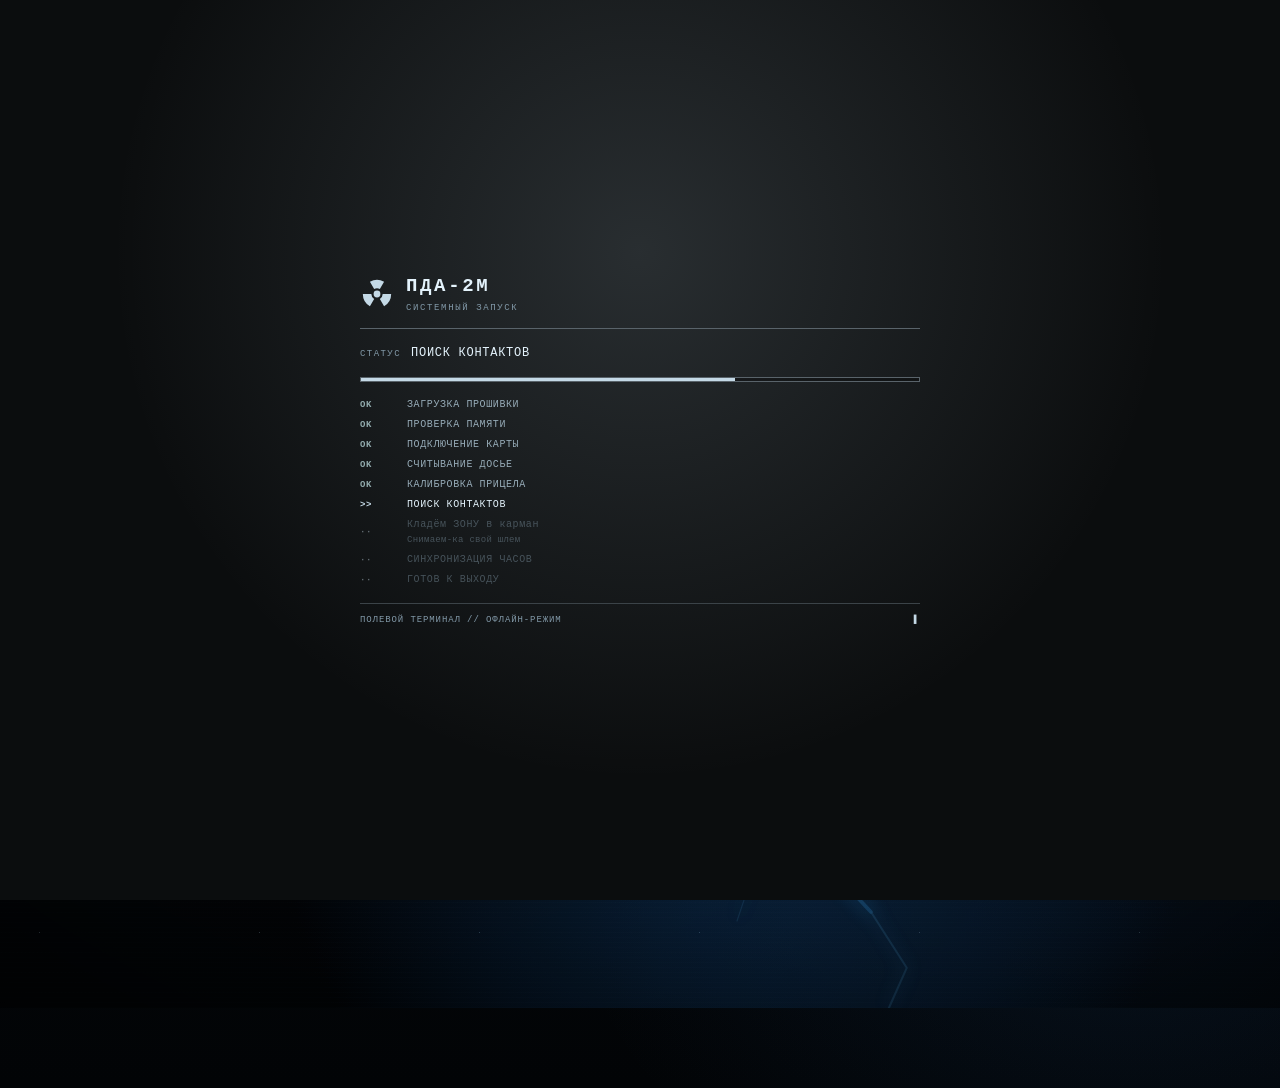
<file: index.html>
<!DOCTYPE html>
<html lang="ru">
<head>
  <meta charset="utf-8">
  <meta name="viewport" content="width=device-width, initial-scale=1, viewport-fit=cover">
  <meta name="theme-color" content="#0b0f08">
  <meta name="color-scheme" content="dark">
  <meta name="description" content="ПДА-2М — полевой терминал сталкера: досье персонажа и инвентарь. Работает офлайн.">
  <meta name="mobile-web-app-capable" content="yes">
  <meta name="apple-mobile-web-app-capable" content="yes">
  <meta name="apple-mobile-web-app-status-bar-style" content="black-translucent">
  <meta name="apple-mobile-web-app-title" content="ПДА Сталкера">
  <title>ПДА-2М // Досье сталкера</title>
  <link rel="manifest" href="manifest.webmanifest">
  <link rel="icon" href="icons/favicon.svg" type="image/svg+xml">
  <link rel="apple-touch-icon" href="icons/apple-touch-icon.png">
  <link rel="stylesheet" href="styles.css">
</head>
<body data-stage="boot">

<svg xmlns="http://www.w3.org/2000/svg" class="svg-sprite" aria-hidden="true" focusable="false">
  <defs>
    <filter id="electraClockRipple" x="-25%" y="-60%" width="150%" height="220%" color-interpolation-filters="sRGB">
      <feTurbulence type="turbulence" baseFrequency="0.012 0.08" numOctaves="1" seed="7" result="electraNoise">
        <animate attributeName="baseFrequency" dur="0.38s" values="0.012 0.08;0.032 0.16;0.012 0.08" repeatCount="indefinite"/>
      </feTurbulence>
      <feDisplacementMap in="SourceGraphic" in2="electraNoise" scale="4" xChannelSelector="R" yChannelSelector="G"/>
    </filter>
    <filter id="chemFlashBlob" x="-20%" y="-20%" width="140%" height="140%" color-interpolation-filters="sRGB">
      <feTurbulence type="fractalNoise" baseFrequency="0.008 0.012" numOctaves="1" seed="17" result="chemBlobNoise"/>
      <feDisplacementMap in="SourceGraphic" in2="chemBlobNoise" scale="45" xChannelSelector="R" yChannelSelector="G"/>
    </filter>
  </defs>
  <symbol id="i-rad" viewBox="0 0 24 24" fill="currentColor">
    <path d="M7 3.34A10 10 0 0 1 17 3.34L14 8.54A4 4 0 0 0 10 8.54Z"/>
    <path d="M7 3.34A10 10 0 0 1 17 3.34L14 8.54A4 4 0 0 0 10 8.54Z" transform="rotate(120 12 12)"/>
    <path d="M7 3.34A10 10 0 0 1 17 3.34L14 8.54A4 4 0 0 0 10 8.54Z" transform="rotate(240 12 12)"/>
    <circle cx="12" cy="12" r="2.4"/>
  </symbol>
  <symbol id="i-stress" viewBox="0 0 24 24" fill="none" stroke="currentColor" stroke-width="1.7" stroke-linecap="round" stroke-linejoin="round">
    <path d="M12 3 2.5 20h19L12 3Z"/>
    <path d="M12 9v5"/>
    <circle cx="12" cy="17.1" r=".9" fill="currentColor" stroke="none"/>
  </symbol>
  <symbol id="i-compass" viewBox="0 0 24 24" fill="none" stroke="currentColor" stroke-width="1" stroke-linecap="round" stroke-linejoin="round">
    <circle cx="12" cy="12" r="9.4" opacity=".8"/>
    <circle cx="12" cy="12" r="6.8" opacity=".35" stroke-dasharray="1 2.2"/>
    <path d="M12 12 12 2.6 13.5 10.5Z" fill="currentColor" stroke="none"/>
    <path d="M12 12 21.4 12 13.5 13.5Z" fill="currentColor" stroke="none" opacity=".8"/>
    <path d="M12 12 12 21.4 10.5 13.5Z" fill="currentColor" stroke="none" opacity=".55"/>
    <path d="M12 12 2.6 12 10.5 10.5Z" fill="currentColor" stroke="none" opacity=".8"/>
    <path d="M12 12 14.4 9.6 18.8 5.2Z" fill="currentColor" stroke="none" opacity=".4"/>
    <path d="M12 12 14.4 14.4 18.8 18.8Z" fill="currentColor" stroke="none" opacity=".4"/>
    <path d="M12 12 9.6 14.4 5.2 18.8Z" fill="currentColor" stroke="none" opacity=".4"/>
    <path d="M12 12 9.6 9.6 5.2 5.2Z" fill="currentColor" stroke="none" opacity=".4"/>
    <circle cx="12" cy="12" r="1.35" fill="currentColor" stroke="none"/>
  </symbol>
  <symbol id="i-cigarette" viewBox="0 0 24 24" fill="none" stroke="currentColor" stroke-width="1.4" stroke-linecap="round" stroke-linejoin="round">
    <path d="M3.5 17.5 13.5 7.5l3 3-10 10z"/>
    <path d="M13.5 7.5 15 6" stroke-width="2"/>
    <circle cx="15.5" cy="5.5" r="1.4" fill="currentColor" stroke="none"/>
    <path d="M16 4c1.2-1.4-.8-2.3.3-3.6M19 4.5c.9-1-.5-1.7.4-2.7" opacity=".55"/>
  </symbol>
  <symbol id="i-snowflake" viewBox="0 0 24 24" fill="none" stroke="currentColor" stroke-width="1.6" stroke-linecap="round" stroke-linejoin="round">
    <path d="M12 2.5v19M3.9 7.25l16.2 9.5M20.1 7.25l-16.2 9.5"/>
    <path d="M9.6 4.2 12 6.3l2.4-2.1M9.6 19.8 12 17.7l2.4 2.1M5.2 9.9l3.1-.3-.7-3M18.8 14.1l-3.1.3.7 3M5.2 14.1l3.1.3-.7 3M18.8 9.9l-3.1-.3.7-3"/>
  </symbol>
  <symbol id="i-star" viewBox="0 0 24 24" fill="currentColor">
    <path d="M12 2.2l2.94 6.02 6.62.96-4.79 4.67 1.13 6.6L12 17.34l-5.9 3.11 1.13-6.6-4.79-4.67 6.62-.96z"/>
  </symbol>
  <symbol id="i-dossier" viewBox="0 0 24 24" fill="none" stroke="currentColor" stroke-width="1.5" stroke-linecap="round" stroke-linejoin="round">
    <rect x="3" y="4" width="18" height="16" rx="1.5"/>
    <circle cx="9" cy="10" r="2.4"/>
    <path d="M5.5 16.2c.6-2 1.9-3 3.5-3s2.9 1 3.5 3"/>
    <path d="M15 9.2h4M15 12.2h4M15 15.2h2.5"/>
  </symbol>
  <symbol id="i-pack" viewBox="0 0 24 24" fill="none" stroke="currentColor" stroke-width="1.5" stroke-linecap="round" stroke-linejoin="round">
    <path d="M8.5 7V5.5A2.5 2.5 0 0 1 11 3h2a2.5 2.5 0 0 1 2.5 2.5V7"/>
    <path d="M6 9a4 4 0 0 1 4-4h4a4 4 0 0 1 4 4v9a2 2 0 0 1-2 2H8a2 2 0 0 1-2-2Z"/>
    <path d="M9 12h6v4H9z"/>
    <path d="M6 10H4.5v5M18 10h1.5v5"/>
  </symbol>
  <symbol id="i-vest" viewBox="0 0 24 24" fill="none" stroke="currentColor" stroke-width="1.5" stroke-linecap="round" stroke-linejoin="round">
    <path d="M7 3.5 4.5 5 4 9.5V20h16V9.5L19.5 5 17 3.5"/>
    <path d="M9.5 3.5 10.5 11M14.5 3.5 13.5 11"/>
    <path d="M4 9.5h16"/>
    <rect x="6" y="12" width="4.5" height="6" rx="1"/>
    <rect x="13.5" y="12" width="4.5" height="6" rx="1"/>
    <path d="M10.5 12.5h3"/>
  </symbol>
  <symbol id="i-pocket" viewBox="0 0 24 24" fill="none" stroke="currentColor" stroke-width="1.5" stroke-linecap="round" stroke-linejoin="round">
    <path d="M5.5 4h13l-1 16h-11Z"/>
    <path d="M8 8.5h8M9.5 12h5"/>
  </symbol>
  <symbol id="i-crate" viewBox="0 0 24 24" fill="none" stroke="currentColor" stroke-width="1.5" stroke-linecap="round" stroke-linejoin="round">
    <path d="M4 7.5 12 3l8 4.5v9L12 21l-8-4.5Z"/>
    <path d="m4 7.5 8 4.5 8-4.5M12 12v9"/>
    <path d="M8 5.2v4.3M16 5.2v4.3"/>
  </symbol>
  <symbol id="i-armor" viewBox="0 0 24 24" fill="none" stroke="currentColor" stroke-width="1.5" stroke-linecap="round" stroke-linejoin="round">
    <path d="M8.5 3 6 4.5 4 10l2.5 1.5V21h11V11.5L20 10l-2-5.5L15.5 3 12 5Z"/>
    <path d="M8.5 12h7M8.5 16h7"/>
  </symbol>
  <symbol id="i-helmet" viewBox="0 0 24 24" fill="none" stroke="currentColor" stroke-width="1.5" stroke-linecap="round" stroke-linejoin="round">
    <path d="M4 14a8 8 0 0 1 16 0v1H4Z"/>
    <path d="M4 15h16v3H4z"/>
    <path d="M9 9.5h6"/>
  </symbol>
  <symbol id="i-rifle" viewBox="0 0 24 24" fill="none" stroke="currentColor" stroke-width="1.5" stroke-linecap="round" stroke-linejoin="round">
    <path d="M2.5 11h11L15 9h6v2h-2l-2 3h-4l-1.5 5H9l1.5-5H6l-1.5 3H2.5l2-3h-2Z"/>
  </symbol>
  <symbol id="i-knife" viewBox="0 0 24 24" fill="none" stroke="currentColor" stroke-width="1.5" stroke-linecap="round" stroke-linejoin="round">
    <path d="M14.5 3 21 9.5l-3 3-6.5-6.5Z"/>
    <path d="m11 8 5 5-7 8-2-2 5-7Z"/>
  </symbol>
  <symbol id="i-health" viewBox="0 0 24 24" fill="none" stroke="currentColor" stroke-width="1.5" stroke-linecap="round" stroke-linejoin="round">
    <path d="M2.5 12.5h4.5l2-4.5 3.5 9 2.5-6 1.5 1.5h5"/>
    <path d="M12 3.5v0"/>
  </symbol>
  <symbol id="i-drop" viewBox="0 0 24 24" fill="none" stroke="currentColor" stroke-width="1.5" stroke-linecap="round" stroke-linejoin="round">
    <path d="M12 3.2c2.6 3.4 5 6 5 9.1a5 5 0 0 1-10 0c0-3.1 2.4-5.7 5-9.1Z"/>
  </symbol>
  <symbol id="i-drop-2" viewBox="0 0 24 24" fill="none" stroke="currentColor" stroke-width="1.5" stroke-linecap="round" stroke-linejoin="round">
    <path d="M14 3.4c2 2.6 3.9 4.8 3.9 7.2a3.9 3.9 0 0 1-7.8 0c0-2.4 1.9-4.6 3.9-7.2Z"/>
    <path d="M7.2 13.2c1.2 1.6 2.4 2.9 2.4 4.4a2.4 2.4 0 0 1-4.8 0c0-1.5 1.2-2.8 2.4-4.4Z"/>
  </symbol>
  <symbol id="i-ripple" viewBox="0 0 24 24" fill="none" stroke="currentColor" stroke-width="1.6" stroke-linecap="round" stroke-linejoin="round">
    <circle cx="12" cy="12" r="9"/>
    <circle cx="12" cy="12" r="5.6"/>
    <circle cx="12" cy="12" r="2.2"/>
  </symbol>
  <symbol id="i-bone" viewBox="0 0 24 24" fill="currentColor" stroke="none">
    <g transform="rotate(-45 12 12)">
      <path d="M9.9 3V11.4L11.3 12.5l1.2-1.3 1.6.9V3Z"/>
      <path d="M9.9 21v-8.3l1.4 1.1 1.2-1.3 1.6.9V21Z"/>
      <circle cx="9.2" cy="3" r="2.5"/>
      <circle cx="14.8" cy="3" r="2.5"/>
      <circle cx="9.2" cy="21" r="2.5"/>
      <circle cx="14.8" cy="21" r="2.5"/>
    </g>
  </symbol>
  <symbol id="i-brain" viewBox="0 0 24 24" fill="none" stroke="currentColor" stroke-width="1.5" stroke-linecap="round" stroke-linejoin="round">
    <path d="M12 20.5V5.8"/>
    <path d="M12 5.8c-1.7-1.7-4.5-1.3-5.6.8-2.2-.1-3.7 1.8-3.2 3.8-1.6 1-2 3.3-.7 4.8-.4 1.9.9 3.7 2.8 3.8.5 1.9 2.5 2.9 4.2 2.1"/>
    <path d="M12 5.8c1.7-1.7 4.5-1.3 5.6.8 2.2-.1 3.7 1.8 3.2 3.8 1.6 1 2 3.3.7 4.8.4 1.9-.9 3.7-2.8 3.8-.5 1.9-2.5 2.9-4.2 2.1"/>
    <path d="M8.6 9.2c1.1-.2 1.9.4 2.2 1.4M15.4 9.2c-1.1-.2-1.9.4-2.2 1.4M8.2 13.8c1.3-.1 2.1.6 2.3 1.7M15.8 13.8c-1.3-.1-2.1.6-2.3 1.7"/>
  </symbol>
  <symbol id="i-stat-class" viewBox="0 0 24 24" fill="none" stroke="currentColor" stroke-width="1.8" stroke-linecap="round" stroke-linejoin="round">
    <path d="M12 3 19 6v5.5c0 4.5-3 7.8-7 9.5-4-1.7-7-5-7-9.5V6Z"/>
  </symbol>
  <symbol id="i-stat-rip" viewBox="0 0 24 24" fill="currentColor" stroke="none">
    <polygon points="12,1.5 14.2,7.5 19.5,4.2 17.2,10.2 23,10.5 16.8,13.2 21.5,19.5 14.8,15.6 14.2,23 11.6,16.8 6.8,22.2 8.8,14.8 1.2,15.5 7.6,12.6 2.4,6.2 9.6,9.8 6.2,2.4 10.6,7.2"/>
  </symbol>
  <symbol id="i-stat-thermal" viewBox="0 0 24 24" fill="none" stroke="currentColor" stroke-width="1.8" stroke-linecap="round" stroke-linejoin="round">
    <path d="M12 3c1.5 3 4.5 4.5 4.5 9a4.5 4.5 0 0 1-9 0c0-2 1-3 1.8-4 .4 1.3 1.1 2 2.2 2.4C11 7.5 11.2 5.5 12 3Z"/>
  </symbol>
  <symbol id="i-stat-electro" viewBox="0 0 24 24" fill="none" stroke="currentColor" stroke-width="1.8" stroke-linecap="round" stroke-linejoin="round">
    <path d="M13 2 5 13.5h6L10 22l8-11.5h-6Z"/>
  </symbol>
  <symbol id="i-stat-chem" viewBox="0 0 24 24" fill="none" stroke="currentColor" stroke-width="1.6" stroke-linecap="round" stroke-linejoin="round">
    <path d="M9.5 3h5M10.5 3v5.5L5.5 17a2.5 2.5 0 0 0 2.2 3.6h8.6a2.5 2.5 0 0 0 2.2-3.6l-5-8.5V3"/>
    <path d="M7.5 15h9" stroke-width="1.4"/>
  </symbol>
  <symbol id="i-stat-psi" viewBox="0 0 24 24" fill="none" stroke="currentColor" stroke-width="1.6" stroke-linecap="round" stroke-linejoin="round">
    <path d="M2.5 12C5 7.5 8.3 5.5 12 5.5S19 7.5 21.5 12C19 16.5 15.7 18.5 12 18.5S5 16.5 2.5 12Z"/>
    <circle cx="12" cy="12" r="3" fill="currentColor"/>
    <circle cx="12" cy="12" r="5.8" stroke-width="1" stroke-dasharray="2 2"/>
  </symbol>
  <symbol id="i-stats" viewBox="0 0 24 24" fill="none" stroke="currentColor" stroke-width="1.5" stroke-linecap="round" stroke-linejoin="round">
    <path d="M4 7h16M4 17h16"/>
    <circle cx="9" cy="7" r="2.2"/>
    <circle cx="15" cy="17" r="2.2"/>
  </symbol>
  <symbol id="i-w-recoil" viewBox="0 0 24 24" fill="none" stroke="currentColor" stroke-width="1.8" stroke-linecap="round" stroke-linejoin="round">
    <path d="M19 12H5"/>
    <path d="m11 6-6 6 6 6"/>
  </symbol>
  <symbol id="i-w-accuracy" viewBox="0 0 24 24" fill="none" stroke="currentColor" stroke-width="1.8" stroke-linecap="round" stroke-linejoin="round">
    <circle cx="12" cy="12" r="7.5"/>
    <circle cx="12" cy="12" r="2.5"/>
    <path d="M12 2.5v3M12 18.5v3M2.5 12h3M18.5 12h3"/>
  </symbol>
  <symbol id="i-w-mag" viewBox="0 0 24 24" fill="none" stroke="currentColor" stroke-width="1.8" stroke-linecap="round" stroke-linejoin="round">
    <path d="M8 4h5l3 3v13H8Z"/>
    <path d="M13 4v3h3"/>
    <path d="M10.5 10h3M10.5 13.5h3M10.5 17h3"/>
  </symbol>
  <symbol id="i-w-rate" viewBox="0 0 24 24" fill="none" stroke="currentColor" stroke-width="1.8" stroke-linecap="round" stroke-linejoin="round">
    <circle cx="12" cy="13" r="7.5"/>
    <path d="M12 13V9.5"/>
    <path d="M12 13l2.5 2"/>
    <path d="M10 3h4"/>
  </symbol>
  <symbol id="i-w-damage" viewBox="0 0 24 24" fill="none" stroke="currentColor" stroke-width="1.8" stroke-linecap="round" stroke-linejoin="round">
    <path d="M14 3 5 14h6l-1 7 8-11h-6Z"/>
  </symbol>
  <symbol id="i-w-ammo" viewBox="0 0 24 24" fill="none" stroke="currentColor" stroke-width="1.6" stroke-linecap="round" stroke-linejoin="round">
    <rect x="5" y="7" width="4.5" height="13" rx="1"/>
    <rect x="9.75" y="7" width="4.5" height="13" rx="1"/>
    <rect x="14.5" y="7" width="4.5" height="13" rx="1"/>
    <path d="M5 10h14"/>
  </symbol>
  <symbol id="i-case" viewBox="0 0 24 24" fill="none" stroke="currentColor" stroke-width="1.5" stroke-linecap="round" stroke-linejoin="round">
    <rect x="3" y="7" width="18" height="13" rx="1.5"/>
    <path d="M9 7V5.5A1.5 1.5 0 0 1 10.5 4h3A1.5 1.5 0 0 1 15 5.5V7"/>
    <path d="M3 12h18M10 12v2h4v-2"/>
  </symbol>
  <symbol id="i-gear" viewBox="0 0 24 24" fill="none" stroke="currentColor" stroke-width="1.5" stroke-linecap="round" stroke-linejoin="round">
    <circle cx="12" cy="12" r="3.2"/>
    <path d="M12 2.5v3M12 18.5v3M2.5 12h3M18.5 12h3M5.3 5.3l2.1 2.1M16.6 16.6l2.1 2.1M18.7 5.3l-2.1 2.1M7.4 16.6l-2.1 2.1"/>
  </symbol>
  <symbol id="i-map" viewBox="0 0 24 24" fill="none" stroke="currentColor" stroke-width="1.5" stroke-linecap="round" stroke-linejoin="round">
    <path d="M3 6.5 9 4l6 2.5 6-2.5v13L15 19.5 9 17 3 19.5Z"/>
    <path d="M9 4v13M15 6.5v13"/>
  </symbol>
  <symbol id="i-camera" viewBox="0 0 24 24" fill="none" stroke="currentColor" stroke-width="1.5" stroke-linecap="round" stroke-linejoin="round">
    <path d="M3.5 8h3L8 5.5h8L17.5 8h3V19h-17Z"/>
    <circle cx="12" cy="13" r="3.2"/>
  </symbol>
  <symbol id="i-trash" viewBox="0 0 24 24" fill="none" stroke="currentColor" stroke-width="1.5" stroke-linecap="round" stroke-linejoin="round">
    <path d="M4 7h16M9 7V4h6v3M6 7l1 13h10l1-13"/>
    <path d="M10 11v5M14 11v5"/>
  </symbol>
  <symbol id="i-close" viewBox="0 0 24 24" fill="none" stroke="currentColor" stroke-width="1.8" stroke-linecap="round">
    <path d="M6 6l12 12M18 6 6 18"/>
  </symbol>
  <symbol id="i-export" viewBox="0 0 24 24" fill="none" stroke="currentColor" stroke-width="1.5" stroke-linecap="round" stroke-linejoin="round">
    <path d="M12 15V3M8 7l4-4 4 4"/>
    <path d="M5 14v6h14v-6"/>
  </symbol>
  <symbol id="i-import" viewBox="0 0 24 24" fill="none" stroke="currentColor" stroke-width="1.5" stroke-linecap="round" stroke-linejoin="round">
    <path d="M12 3v12M8 11l4 4 4-4"/>
    <path d="M5 14v6h14v-6"/>
  </symbol>
  <symbol id="i-move" viewBox="0 0 24 24" fill="none" stroke="currentColor" stroke-width="1.5" stroke-linecap="round" stroke-linejoin="round">
    <path d="M4 8h13m0 0-4-4m4 4-4 4"/>
    <path d="M20 16H7m0 0 4-4m-4 4 4 4"/>
  </symbol>
  <symbol id="i-plus" viewBox="0 0 24 24" fill="none" stroke="currentColor" stroke-width="1.5" stroke-linecap="round">
    <path d="M12 5v14M5 12h14"/>
  </symbol>
  <symbol id="i-group" viewBox="0 0 24 24" fill="none" stroke="currentColor" stroke-width="1.4" stroke-linecap="round" stroke-linejoin="round">
    <circle cx="8" cy="8" r="3"/>
    <circle cx="16.5" cy="9" r="2.4"/>
    <path d="M3 19c.6-3 2.6-4.6 5-4.6s4.4 1.6 5 4.6M13.5 14.6c.5-.1 1-.1 1.5-.1 2.2 0 3.9 1.5 4.5 4.5"/>
  </symbol>
  <symbol id="i-user" viewBox="0 0 24 24" fill="none" stroke="currentColor" stroke-width="1.2" stroke-linecap="round" stroke-linejoin="round">
    <circle cx="12" cy="8" r="4"/>
    <path d="M4.5 21c.5-4 3.6-6.5 7.5-6.5s7 2.5 7.5 6.5"/>
  </symbol>
  <symbol id="i-warn" viewBox="0 0 24 24" fill="none" stroke="currentColor" stroke-width="1.5" stroke-linecap="round" stroke-linejoin="round">
    <path d="M12 3 2.5 20.5h19Z"/>
    <path d="M12 9v5M12 17.3v.2"/>
  </symbol>

  <!-- Иконки группировок (стили) -->
  <symbol id="i-faction-duty" viewBox="0 0 24 24" fill="none" stroke="currentColor" stroke-width="1.5" stroke-linecap="round" stroke-linejoin="round">
    <circle cx="12" cy="12" r="8"/>
    <circle cx="12" cy="12" r="3"/>
    <path d="M12 2.5v4M12 17.5v4M2.5 12h4M17.5 12h4"/>
    <path d="M12 4.5 10.5 7h3Z" fill="currentColor" stroke="none"/>
  </symbol>
  <symbol id="i-faction-freedom" viewBox="0.6 4.3 22.9 19.6" fill="none" stroke="none">
    <defs>
      <path id="i-freedom-leaflet" fill="currentColor" d="M0 0 1.2 -1.8 .5 -2.8 1.8 -4.8 .9 -5.9 2 -7.8 1.1 -8.8 1.7 -10.2 0 -12 -1.7 -10.2 -1.1 -8.8 -2 -7.8 -.9 -5.9 -1.8 -4.8 -.5 -2.8 -1.2 -1.8Z"/>
    </defs>
    <use href="#i-freedom-leaflet" transform="translate(12 21.5) scale(1.4)"/>
    <use href="#i-freedom-leaflet" transform="translate(12 21.5) rotate(-36) scale(1.3)"/>
    <use href="#i-freedom-leaflet" transform="translate(12 21.5) rotate(36) scale(1.3)"/>
    <use href="#i-freedom-leaflet" transform="translate(12 21.5) rotate(-68) scale(.8)"/>
    <use href="#i-freedom-leaflet" transform="translate(12 21.5) rotate(68) scale(.8)"/>
    <path fill="currentColor" d="M11.5 20.5h1v3.2h-1Z"/>
  </symbol>
  <symbol id="i-faction-bandits" viewBox="0 0 24 24" fill="none" stroke="none">
    <path fill="currentColor" fill-rule="evenodd" d="M12 2.2C7.6 2.2 4.6 5.2 4.6 9.3C4.6 11.4 5.5 13.2 7 14.4L7.2 16.8C7.25 17.6 7.9 18.2 8.7 18.2L9.3 18.2L9.3 20.2C9.3 20.9 9.85 21.4 10.5 21.4L13.5 21.4C14.15 21.4 14.7 20.9 14.7 20.2L14.7 18.2L15.3 18.2C16.1 18.2 16.75 17.6 16.8 16.8L17 14.4C18.5 13.2 19.4 11.4 19.4 9.3C19.4 5.2 16.4 2.2 12 2.2ZM6.8 9.3A2.1 2.1 0 1 0 11 9.3A2.1 2.1 0 1 0 6.8 9.3ZM13 9.3A2.1 2.1 0 1 0 17.2 9.3A2.1 2.1 0 1 0 13 9.3ZM12 12.1L10.5 14.8L13.5 14.8ZM10.1 18.4L11 18.4L11 21.4L10.1 21.4ZM11.55 18.4L12.45 18.4L12.45 21.4L11.55 21.4ZM13 18.4L13.9 18.4L13.9 21.4L13 21.4Z"/>
  </symbol>
  <!-- Состояния общего самочувствия -->
  <symbol id="i-cond-inspire" viewBox="0 0 24 24" fill="none" stroke="currentColor" stroke-width="1.6" stroke-linecap="round" stroke-linejoin="round">
    <path d="M12 18V7"/>
    <path d="M7.5 11 12 6.5 16.5 11"/>
    <path d="M6.2 18h11.6"/>
  </symbol>
  <symbol id="i-cond-mood" viewBox="0 0 24 24" fill="none" stroke="currentColor" stroke-width="1.6" stroke-linecap="round" stroke-linejoin="round">
    <circle cx="12" cy="12" r="8.2"/>
    <path d="M8.7 10.2h.01M15.3 10.2h.01"/>
    <path d="M8.4 14.2c1 1.3 2.2 2 3.6 2s2.6-.7 3.6-2"/>
  </symbol>
  <symbol id="i-cond-vigor" viewBox="0 0 24 24" fill="none" stroke="currentColor" stroke-width="1.6" stroke-linecap="round" stroke-linejoin="round">
    <circle cx="12" cy="12" r="3.2"/>
    <path d="M12 2.8v3M12 18.2v3M2.8 12h3M18.2 12h3M5.6 5.6l2.1 2.1M16.3 16.3l2.1 2.1M18.4 5.6l-2.1 2.1M7.7 16.3l-2.1 2.1"/>
  </symbol>
  <symbol id="i-cond-toxin" viewBox="0 0 24 24" fill="none" stroke="currentColor" stroke-width="1.6" stroke-linecap="round" stroke-linejoin="round">
    <path d="M9 3.5h6"/>
    <path d="M10 3.5v4.2L6.7 14a4.2 4.2 0 0 0 3.7 6.2h3.2a4.2 4.2 0 0 0 3.7-6.2L14 7.7V3.5"/>
    <path d="M8.2 13.4h7.6"/>
    <circle cx="10.2" cy="16.2" r=".9" fill="currentColor" stroke="none"/>
    <circle cx="13.5" cy="17.4" r=".7" fill="currentColor" stroke="none"/>
  </symbol>
  <symbol id="i-cond-sleep" viewBox="0 0 24 24" fill="none" stroke="currentColor" stroke-width="1.6" stroke-linecap="round" stroke-linejoin="round">
    <path d="M19 14.8A7.8 7.8 0 1 1 10.2 4a6.2 6.2 0 0 0 8.8 10.8Z"/>
    <path d="M15.8 5.2h3l-3 3h3"/>
  </symbol>
  <symbol id="i-cond-exhaust" viewBox="0 0 24 24" fill="none" stroke="currentColor" stroke-width="1.4" stroke-linecap="round" stroke-linejoin="round">
    <path d="M12 2.2c-4.9 0-8.3 3.2-8.3 7.8 0 2.3.8 4.2 2.4 5.5v2.2c0 .9.7 1.6 1.6 1.6h.8v2.1c0 .5.4.9.9.9h5.2c.5 0 .9-.4.9-.9v-2.1h.8c.9 0 1.6-.7 1.6-1.6v-2.2c1.6-1.3 2.4-3.2 2.4-5.5 0-4.6-3.4-7.8-8.3-7.8Z"/>
    <path d="M6.8 9.2l3.6 2.8M17.2 9.2l-3.6 2.8" stroke-width="1.6"/>
    <path d="M7.2 10.8l2.8-2.2M16.8 10.8l-2.8-2.2" stroke-width="1.6"/>
    <circle cx="8.9" cy="10.8" r=".55" fill="currentColor" stroke="none"/>
    <circle cx="15.1" cy="10.8" r=".55" fill="currentColor" stroke="none"/>
    <path d="M10.2 14.2h3.6"/>
    <path d="M11 13.2v2"/>
    <path d="M13 13.2v2"/>
    <path d="M8.4 16.3h1.7v2.8H8.4zM11.15 16.3h1.7v2.8h-1.7zM13.9 16.3h1.7v2.8h-1.7z" fill="currentColor" stroke="none"/>
    <path d="M12 2.8v2.4M10 5.1l.8.8" stroke-width="1.1"/>
  </symbol>
  <symbol id="i-gm" viewBox="0 0 24 24" fill="none" stroke="currentColor" stroke-width="1.4" stroke-linecap="round" stroke-linejoin="round">
    <path d="M12 2.4 20.4 7.2v9.6L12 21.6 3.6 16.8V7.2Z"/>
    <path d="M12 2.4v6.1M20.4 7.2l-5.1 2.9M20.4 16.8l-5.1-2.9M12 21.6v-6.1M3.6 16.8l5.1-2.9M3.6 7.2l5.1 2.9"/>
    <path d="m12 8.5 1.55 3.2 3.5.5-2.53 2.48.6 3.5L12 16.5l-3.12 1.68.6-3.5-2.53-2.48 3.5-.5Z" fill="currentColor" stroke="none"/>
  </symbol>
  <symbol id="i-notes" viewBox="0 0 24 24" fill="none" stroke="currentColor" stroke-width="1.5" stroke-linecap="round" stroke-linejoin="round">
    <path d="M5 3.5h11l3 3V20.5H5Z"/>
    <path d="M15.7 3.7v3.1h3"/>
    <path d="M8 10h8M8 13.2h8M8 16.4h5.5"/>
  </symbol>

  <!-- Силуэты здоровья (сталкер в капюшоне, разгрузка) -->
  <g id="fig-m">
    <path id="fig-m-head" d="M97.2 3.2 L92.3 5.3 Q86 8 82.4 13.8 L80.5 16.9 Q76 24 73.8 32.1 L73.2 34.2 Q71 42 71 50.1 L71 53.4 Q71 60 69.2 66.3 L68.3 69.5 Q67 74 65.7 78.5 L65.1 80.2 Q64 84 67.5 85.9 L73.5 89.1 Q77 91 81 90.7 L100 89 L119 90.7 Q123 91 126.5 89.1 L132.5 85.9 Q136 84 134.9 80.2 L134.4 78.5 Q133 74 131.7 69.5 L130.8 66.3 Q129 60 129 53.4 L129 50.1 Q129 42 126.8 34.2 L126.3 32.1 Q124 24 119.5 16.9 L117.6 13.8 Q114 8 107.7 5.3 L102.8 3.2 Q100 2 97.2 3.2 Z"/>
    <path id="fig-m-torso" d="M91 84.5 L100 86 L109 84.5 Q112 84 114.8 84.9 L118.6 86.2 Q124 88 128.7 91.2 L131 92.7 Q136 96 136.4 102 L136.8 107 Q137 110 136.6 113 L136.2 116 Q136 118 136.7 119.9 L138.3 124.1 Q139 126 139 128 L139 145 Q139 147 137.4 148.2 L136.8 148.7 Q135 150 134.7 152.2 L131.4 177 Q131 180 130.7 183 L128.5 202 Q128 206 128.8 209.9 L129.2 212.1 Q130 216 126 216.5 L100 220 L74 216.5 Q70 216 70.8 212.1 L71.2 209.9 Q72 206 71.5 202 L69.3 183 Q69 180 68.6 177 L65.3 152.2 Q65 150 63.2 148.7 L62.6 148.2 Q61 147 61 145 L61 128 Q61 126 61.7 124.1 L63.3 119.9 Q64 118 63.8 116 L63.4 113 Q63 110 63.2 107 L63.6 102 Q64 96 69 92.7 L71.3 91.2 Q76 88 81.4 86.2 L85.2 84.9 Q88 84 91 84.5 Z"/>
    <path id="fig-m-rightArm" d="M69.8 91.8 L65.5 93.6 Q60 96 56.2 100.6 L53.8 103.4 Q50 108 48.2 113.7 L46.2 120.2 Q45 124 44.8 128 L43.2 157 Q43 160 43.1 163 L43.9 197 Q44 200 44.2 203 L44.8 215 Q45 218 45.4 221 L46.4 228 Q47 232 50.2 234.4 L51.8 235.6 Q55 238 57.1 234.6 L58.4 232.5 Q60 230 60.2 227 L60.9 216 Q61 214 61.1 212 L61.9 192 Q62 190 62 188 L62.9 153 Q63 150 63.3 147 L65.7 123 Q66 120 66.9 117.1 L71.1 102.9 Q72 100 72.6 97.1 L73.1 94.5 Q74 90 69.8 91.8 Z"/>
    <path id="fig-m-leftArm" d="M130.2 91.8 L134.5 93.6 Q140 96 143.8 100.6 L146.2 103.4 Q150 108 151.8 113.7 L153.8 120.2 Q155 124 155.2 128 L156.8 157 Q157 160 156.9 163 L156.1 197 Q156 200 155.8 203 L155.2 215 Q155 218 154.6 221 L153.6 228 Q153 232 149.8 234.4 L148.2 235.6 Q145 238 142.9 234.6 L141.6 232.5 Q140 230 139.8 227 L139.1 216 Q139 214 138.9 212 L138.1 192 Q138 190 138 188 L137.1 153 Q137 150 136.7 147 L134.3 123 Q134 120 133.1 117.1 L128.9 102.9 Q128 100 127.4 97.1 L126.9 94.5 Q126 90 130.2 91.8 Z"/>
    <path id="fig-m-leftLeg" d="M124 216.3 L105 217.8 Q102 218 101.7 221 L100 240 L101 297 Q101 300 101.1 303 L102 338 Q102 340 101.9 342 L101.1 367 Q101 370 100.4 372.9 L99.4 378 Q99 380 99 382 L99 392 Q99 395 102 395 L131 395 Q134 395 134.5 392 L135.5 387 Q136 384 135.5 381 L134.3 374 Q134 372 134 370 L134 343 Q134 340 134.1 337 L135.8 304 Q136 300 135.7 296 L132.3 244 Q132 240 131.3 236.1 L128.7 219.9 Q128 216 124 216.3 Z"/>
    <path id="fig-m-rightLeg" d="M76 216.3 L95 217.8 Q98 218 98.3 221 L100 240 L99 297 Q99 300 98.9 303 L98 338 Q98 340 98.1 342 L98.9 367 Q99 370 99.6 372.9 L100.6 378 Q101 380 101 382 L101 392 Q101 395 98 395 L69 395 Q66 395 65.5 392 L64.5 387 Q64 384 64.5 381 L65.7 374 Q66 372 66 370 L66 343 Q66 340 65.9 337 L64.2 304 Q64 300 64.3 296 L67.7 244 Q68 240 68.7 236.1 L71.3 219.9 Q72 216 76 216.3 Z"/>
  </g>
  <mask id="mask-fig-m-head" maskUnits="userSpaceOnUse" x="18" y="2" width="164" height="398"><rect x="18" y="2" width="164" height="398" fill="#fff"/><use href="#fig-m-torso" fill="#000"/><use href="#fig-m-rightArm" fill="#000"/><use href="#fig-m-leftArm" fill="#000"/><use href="#fig-m-leftLeg" fill="#000"/><use href="#fig-m-rightLeg" fill="#000"/></mask>
  <mask id="mask-fig-m-torso" maskUnits="userSpaceOnUse" x="18" y="2" width="164" height="398"><rect x="18" y="2" width="164" height="398" fill="#fff"/><use href="#fig-m-head" fill="#000"/><use href="#fig-m-rightArm" fill="#000"/><use href="#fig-m-leftArm" fill="#000"/><use href="#fig-m-leftLeg" fill="#000"/><use href="#fig-m-rightLeg" fill="#000"/></mask>
  <mask id="mask-fig-m-rightArm" maskUnits="userSpaceOnUse" x="18" y="2" width="164" height="398"><rect x="18" y="2" width="164" height="398" fill="#fff"/><use href="#fig-m-head" fill="#000"/><use href="#fig-m-torso" fill="#000"/><use href="#fig-m-leftArm" fill="#000"/><use href="#fig-m-leftLeg" fill="#000"/><use href="#fig-m-rightLeg" fill="#000"/></mask>
  <mask id="mask-fig-m-leftArm" maskUnits="userSpaceOnUse" x="18" y="2" width="164" height="398"><rect x="18" y="2" width="164" height="398" fill="#fff"/><use href="#fig-m-head" fill="#000"/><use href="#fig-m-torso" fill="#000"/><use href="#fig-m-rightArm" fill="#000"/><use href="#fig-m-leftLeg" fill="#000"/><use href="#fig-m-rightLeg" fill="#000"/></mask>
  <mask id="mask-fig-m-leftLeg" maskUnits="userSpaceOnUse" x="18" y="2" width="164" height="398"><rect x="18" y="2" width="164" height="398" fill="#fff"/><use href="#fig-m-head" fill="#000"/><use href="#fig-m-torso" fill="#000"/><use href="#fig-m-rightArm" fill="#000"/><use href="#fig-m-leftArm" fill="#000"/><use href="#fig-m-rightLeg" fill="#000"/></mask>
  <mask id="mask-fig-m-rightLeg" maskUnits="userSpaceOnUse" x="18" y="2" width="164" height="398"><rect x="18" y="2" width="164" height="398" fill="#fff"/><use href="#fig-m-head" fill="#000"/><use href="#fig-m-torso" fill="#000"/><use href="#fig-m-rightArm" fill="#000"/><use href="#fig-m-leftArm" fill="#000"/><use href="#fig-m-leftLeg" fill="#000"/></mask>
  <g id="fig-f">
    <path id="fig-f-head" d="M97.3 3.3 L93.1 5.3 Q87.4 8 84.3 13.5 L82.5 16.8 Q78.4 24 76.4 32 L75.9 34.1 Q73.9 42 73.9 50.1 L73.9 53.5 Q73.9 60 72.3 66.3 L71.5 69.5 Q70.3 74 69.1 78.5 L68.6 80.1 Q67.6 84 71 86.1 L75.9 88.9 Q79.3 91 83.3 90.6 L100 89 L116.7 90.6 Q120.7 91 124.1 88.9 L129 86.1 Q132.4 84 131.4 80.1 L130.9 78.5 Q129.7 74 128.5 69.5 L127.7 66.3 Q126.1 60 126.1 53.5 L126.1 50.1 Q126.1 42 124.1 34.1 L123.6 32 Q121.6 24 117.6 16.8 L115.7 13.5 Q112.6 8 106.9 5.3 L102.7 3.3 Q100 2 97.3 3.3 Z"/>
    <path id="fig-f-torso" d="M92.1 84.5 L100 86 L107.9 84.5 Q110.8 84 113.6 85 L116.7 86.2 Q121.6 88 125.8 91.1 L127.6 92.4 Q132.4 96 132.8 102 L133.1 107 Q133.3 110 133 113 L132.6 116 Q132.4 118 133 119.9 L134.5 124.1 Q135.1 126 135.1 128 L135.1 145 Q135.1 147 133.6 148.3 L133.1 148.7 Q131.5 150 131.2 152.1 L128.3 177 Q127.9 180 127.6 183 L125.6 202 Q125.2 206 125.9 209.9 L126.3 212.1 Q127 216 123 216.6 L100 220 L77 216.6 Q73 216 73.7 212.1 L74.1 209.9 Q74.8 206 74.4 202 L72.4 183 Q72.1 180 71.7 177 L68.8 152.1 Q68.5 150 66.9 148.7 L66.4 148.3 Q64.9 147 64.9 145 L64.9 128 Q64.9 126 65.5 124.1 L67 119.9 Q67.6 118 67.4 116 L67 113 Q66.7 110 66.9 107 L67.2 102 Q67.6 96 72.4 92.4 L74.2 91.1 Q78.4 88 83.3 86.2 L86.4 85 Q89.2 84 92.1 84.5 Z"/>
    <path id="fig-f-rightArm" d="M72.5 92 L69.4 93.4 Q64 96 60.4 100.8 L58.6 103.2 Q55 108 53.4 113.8 L51.6 120.1 Q50.5 124 50.3 128 L48.8 157 Q48.7 160 48.8 163 L49.5 197 Q49.6 200 49.7 203 L50.4 215 Q50.5 218 50.9 221 L51.8 228 Q52.3 232 55.4 234.6 L56.4 235.4 Q59.5 238 61.5 234.5 L62.5 232.6 Q64 230 64.2 227 L64.8 216 Q64.9 214 65 212 L65.7 192 Q65.8 190 65.8 188 L66.6 153 Q66.7 150 67 147 L69.1 123 Q69.4 120 70.2 117.1 L74 102.9 Q74.8 100 75.3 97 L75.8 94.5 Q76.6 90 72.5 92 Z"/>
    <path id="fig-f-leftArm" d="M127.5 92 L130.6 93.4 Q136 96 139.6 100.8 L141.4 103.2 Q145 108 146.6 113.8 L148.4 120.1 Q149.5 124 149.7 128 L151.2 157 Q151.3 160 151.2 163 L150.5 197 Q150.4 200 150.3 203 L149.6 215 Q149.5 218 149.1 221 L148.2 228 Q147.7 232 144.6 234.6 L143.6 235.4 Q140.5 238 138.5 234.5 L137.5 232.6 Q136 230 135.8 227 L135.2 216 Q135.1 214 135 212 L134.3 192 Q134.2 190 134.2 188 L133.4 153 Q133.3 150 133 147 L130.9 123 Q130.6 120 129.8 117.1 L126 102.9 Q125.2 100 124.7 97 L124.2 94.5 Q123.4 90 127.5 92 Z"/>
    <path id="fig-f-leftLeg" d="M122.3 216.3 L104.9 217.8 Q101.9 218 101.6 221 L100 240 L100.9 297 Q100.9 300 101 303 L101.8 338 Q101.9 340 101.8 342 L101 367 Q100.9 370 100.4 372.9 L99.4 378 Q99.1 380 99.1 382 L99.1 392 Q99.1 395 102.1 395 L129 395 Q132 395 132.5 392 L133.3 387 Q133.8 384 133.4 381 L132.3 374 Q132 372 132 370 L132 343 Q132 340 132.1 337 L133.7 304 Q133.8 300 133.6 296 L130.3 244 Q130.1 240 129.5 236 L126.9 220 Q126.3 216 122.3 216.3 Z"/>
    <path id="fig-f-rightLeg" d="M77.7 216.3 L95.1 217.8 Q98.1 218 98.4 221 L100 240 L99.1 297 Q99.1 300 99 303 L98.2 338 Q98.1 340 98.2 342 L99 367 Q99.1 370 99.6 372.9 L100.6 378 Q100.9 380 100.9 382 L100.9 392 Q100.9 395 97.9 395 L71 395 Q68 395 67.5 392 L66.7 387 Q66.2 384 66.6 381 L67.7 374 Q68 372 68 370 L68 343 Q68 340 67.9 337 L66.3 304 Q66.2 300 66.4 296 L69.7 244 Q69.9 240 70.5 236 L73.1 220 Q73.7 216 77.7 216.3 Z"/>
  </g>
  <mask id="mask-fig-f-head" maskUnits="userSpaceOnUse" x="18" y="2" width="164" height="398"><rect x="18" y="2" width="164" height="398" fill="#fff"/><use href="#fig-f-torso" fill="#000"/><use href="#fig-f-rightArm" fill="#000"/><use href="#fig-f-leftArm" fill="#000"/><use href="#fig-f-leftLeg" fill="#000"/><use href="#fig-f-rightLeg" fill="#000"/></mask>
  <mask id="mask-fig-f-torso" maskUnits="userSpaceOnUse" x="18" y="2" width="164" height="398"><rect x="18" y="2" width="164" height="398" fill="#fff"/><use href="#fig-f-head" fill="#000"/><use href="#fig-f-rightArm" fill="#000"/><use href="#fig-f-leftArm" fill="#000"/><use href="#fig-f-leftLeg" fill="#000"/><use href="#fig-f-rightLeg" fill="#000"/></mask>
  <mask id="mask-fig-f-rightArm" maskUnits="userSpaceOnUse" x="18" y="2" width="164" height="398"><rect x="18" y="2" width="164" height="398" fill="#fff"/><use href="#fig-f-head" fill="#000"/><use href="#fig-f-torso" fill="#000"/><use href="#fig-f-leftArm" fill="#000"/><use href="#fig-f-leftLeg" fill="#000"/><use href="#fig-f-rightLeg" fill="#000"/></mask>
  <mask id="mask-fig-f-leftArm" maskUnits="userSpaceOnUse" x="18" y="2" width="164" height="398"><rect x="18" y="2" width="164" height="398" fill="#fff"/><use href="#fig-f-head" fill="#000"/><use href="#fig-f-torso" fill="#000"/><use href="#fig-f-rightArm" fill="#000"/><use href="#fig-f-leftLeg" fill="#000"/><use href="#fig-f-rightLeg" fill="#000"/></mask>
  <mask id="mask-fig-f-leftLeg" maskUnits="userSpaceOnUse" x="18" y="2" width="164" height="398"><rect x="18" y="2" width="164" height="398" fill="#fff"/><use href="#fig-f-head" fill="#000"/><use href="#fig-f-torso" fill="#000"/><use href="#fig-f-rightArm" fill="#000"/><use href="#fig-f-leftArm" fill="#000"/><use href="#fig-f-rightLeg" fill="#000"/></mask>
  <mask id="mask-fig-f-rightLeg" maskUnits="userSpaceOnUse" x="18" y="2" width="164" height="398"><rect x="18" y="2" width="164" height="398" fill="#fff"/><use href="#fig-f-head" fill="#000"/><use href="#fig-f-torso" fill="#000"/><use href="#fig-f-rightArm" fill="#000"/><use href="#fig-f-leftArm" fill="#000"/><use href="#fig-f-leftLeg" fill="#000"/></mask>
</svg>

<div class="amber-forest" aria-hidden="true">
  <svg class="amber-forest-art" viewBox="0 0 1200 600" preserveAspectRatio="xMidYMin slice">
    <defs>
      <g id="ft-a" fill="none" stroke="#38240f" stroke-linecap="round" stroke-linejoin="round">
        <path d="M0 600 C10 480 -8 400 14 300 C26 240 18 178 8 125" stroke-width="20"/>
        <path d="M8 125 C4 80 -10 40 -24 -10" stroke-width="7"/>
        <path d="M8 125 C22 85 38 45 52 -15" stroke-width="6"/>
        <path d="M-14 55 C-30 30 -44 12 -58 -6" stroke-width="3.5"/>
        <path d="M32 50 C46 28 58 10 70 -8" stroke-width="3.5"/>
        <path d="M5 470 C-35 430 -58 388 -72 335" stroke-width="13"/>
        <path d="M7 430 C48 388 76 348 95 295" stroke-width="12"/>
        <path d="M11 355 C-28 315 -50 272 -64 220" stroke-width="10"/>
        <path d="M14 300 C52 260 80 218 100 170" stroke-width="9"/>
        <path d="M-38 405 C-50 375 -58 352 -66 330" stroke-width="5"/>
        <path d="M-42 360 C-52 332 -60 310 -68 288" stroke-width="4"/>
        <path d="M62 360 C74 332 82 308 90 285" stroke-width="5"/>
        <path d="M-40 270 C-50 245 -58 222 -64 200" stroke-width="4"/>
        <path d="M72 245 C84 218 92 196 98 176" stroke-width="4"/>
        <path d="M-16 205 C-26 180 -34 158 -40 140" stroke-width="3"/>
        <path d="M30 195 C42 170 50 150 56 132" stroke-width="3"/>
      </g>
      <g id="ft-b" fill="none" stroke="#4a3218" stroke-linecap="round" stroke-linejoin="round">
        <path d="M0 600 C-14 490 22 408 6 310 C-6 250 12 190 24 145" stroke-width="18"/>
        <path d="M24 145 C34 95 30 50 22 -12" stroke-width="7"/>
        <path d="M24 145 C8 105 -6 65 -18 -10" stroke-width="6"/>
        <path d="M18 70 C30 45 40 25 50 5" stroke-width="3.5"/>
        <path d="M-8 60 C-20 38 -30 20 -40 2" stroke-width="3.5"/>
        <path d="M-2 470 C-45 432 -66 392 -80 340" stroke-width="12"/>
        <path d="M0 430 C42 390 70 350 88 298" stroke-width="11"/>
        <path d="M4 350 C-34 312 -56 270 -70 218" stroke-width="9"/>
        <path d="M8 300 C46 258 74 216 94 170" stroke-width="8"/>
        <path d="M-48 398 C-60 370 -68 346 -76 322" stroke-width="5"/>
        <path d="M58 368 C70 340 78 316 86 292" stroke-width="5"/>
        <path d="M-46 270 C-58 245 -66 222 -72 200" stroke-width="4"/>
        <path d="M68 240 C80 214 88 192 94 172" stroke-width="4"/>
        <path d="M-10 210 C-20 185 -28 163 -34 145" stroke-width="3"/>
        <path d="M34 200 C46 175 54 155 60 137" stroke-width="3"/>
      </g>
      <g id="ft-c" fill="none" stroke="#50351a" stroke-linecap="round" stroke-linejoin="round">
        <path d="M0 600 C8 505 -6 435 12 360 C24 308 16 255 6 215" stroke-width="16"/>
        <path d="M6 215 C14 160 6 100 -6 30" stroke-width="7"/>
        <path d="M6 215 C-8 165 -20 120 -30 70" stroke-width="6"/>
        <path d="M-18 110 C-30 85 -40 65 -50 45" stroke-width="3.5"/>
        <path d="M16 90 C28 65 38 45 46 25" stroke-width="3.5"/>
        <path d="M4 480 C-32 445 -52 408 -66 360" stroke-width="11"/>
        <path d="M6 440 C44 402 68 365 84 315" stroke-width="10"/>
        <path d="M10 370 C-26 335 -46 298 -58 250" stroke-width="8"/>
        <path d="M12 325 C48 288 72 252 88 210" stroke-width="7"/>
        <path d="M-40 415 C-52 388 -60 365 -68 342" stroke-width="4"/>
        <path d="M56 385 C68 358 76 335 84 312" stroke-width="4"/>
        <path d="M-38 295 C-48 270 -56 248 -62 226" stroke-width="3.5"/>
        <path d="M62 270 C74 245 82 225 88 205" stroke-width="3.5"/>
      </g>
    </defs>
    <g opacity=".95">
      <use href="#ft-a" transform="translate(25 -10) scale(1.08)"/>
      <use href="#ft-b" transform="translate(140 5) scale(.94) rotate(-5 0 600)"/>
      <use href="#ft-c" transform="translate(255 20) scale(1.1) rotate(6 0 600)"/>
      <use href="#ft-a" transform="translate(370 -20) scale(.88) rotate(8 0 600)"/>
      <use href="#ft-b" transform="translate(480 10) scale(1.12) rotate(-7 0 600)"/>
      <use href="#ft-c" transform="translate(600 -5) scale(.96) rotate(4 0 600)"/>
      <use href="#ft-a" transform="translate(715 18) scale(1.04) rotate(-6 0 600)"/>
      <use href="#ft-b" transform="translate(830 -15) scale(.9) rotate(9 0 600)"/>
      <use href="#ft-c" transform="translate(945 8) scale(1.14) rotate(-5 0 600)"/>
      <use href="#ft-a" transform="translate(1065 0) scale(.92) rotate(7 0 600)"/>
      <use href="#ft-b" transform="translate(1175 12) scale(1.02) rotate(-8 0 600)"/>
    </g>
    <g fill="none" stroke="#3b2712" stroke-linecap="round" stroke-linejoin="round" opacity=".78">
      <path d="M20 130 C40 80 90 40 180 6" stroke-width="9"/>
      <path d="M95 45 C120 30 145 24 168 26" stroke-width="4"/>
      <path d="M60 78 C44 56 30 40 12 26" stroke-width="3.5"/>
      <path d="M365 130 C390 78 445 38 540 8" stroke-width="9"/>
      <path d="M445 48 C475 32 505 26 532 30" stroke-width="4"/>
      <path d="M410 80 C392 58 376 44 356 30" stroke-width="3.5"/>
      <path d="M710 130 C735 78 790 38 885 6" stroke-width="9"/>
      <path d="M790 46 C820 30 850 24 878 28" stroke-width="4"/>
      <path d="M755 80 C737 58 721 44 701 30" stroke-width="3.5"/>
      <path d="M1060 130 C1085 78 1140 38 1235 8" stroke-width="9"/>
      <path d="M1140 46 C1170 30 1200 24 1228 28" stroke-width="4"/>
    </g>
    <g fill="none" stroke="#2f1f0e" stroke-linecap="round" stroke-linejoin="round" opacity=".85">
      <path d="M-20 600 C60 510 120 470 190 430 C240 400 280 365 320 330" stroke-width="16"/>
      <path d="M120 470 C160 430 185 400 205 360" stroke-width="9"/>
      <path d="M210 415 C245 380 268 350 285 315" stroke-width="7"/>
      <path d="M1230 600 C1150 520 1090 480 1020 440 C970 410 930 375 890 340" stroke-width="15"/>
      <path d="M1030 470 C990 430 965 400 945 360" stroke-width="9"/>
      <path d="M940 415 C905 380 882 350 865 315" stroke-width="7"/>
      <path d="M520 600 C560 520 610 470 660 435 C700 405 740 375 770 340" stroke-width="12" opacity=".7"/>
    </g>
  </svg>
</div>
<div class="amber-fog" aria-hidden="true"></div>
<div class="amber-sparks" aria-hidden="true"></div>
<div class="fx-noise" aria-hidden="true"></div>
<div class="fx-scanlines" aria-hidden="true"></div>
<div class="fx-particles" aria-hidden="true"></div>
<div class="chem-flash" aria-hidden="true"></div>
<div class="chem-edge-cover" aria-hidden="true"></div>

<!-- ============ ЭКРАН ЗАГРУЗКИ ============ -->
<div class="boot-screen" id="bootScreen" role="status" aria-live="polite" aria-label="Загрузка терминала">
  <div class="boot-inner">
    <div class="boot-brand">
      <svg class="boot-brand-icon" viewBox="0 0 24 24" aria-hidden="true"><use href="#i-rad"/></svg>
      <div class="boot-brand-copy">
        <span class="boot-brand-model">ПДА-2М</span>
        <span class="boot-brand-sub">СИСТЕМНЫЙ ЗАПУСК</span>
      </div>
    </div>

    <div class="boot-status">
      <span class="boot-status-label">СТАТУС</span>
      <span class="boot-status-text" id="bootStatusText">ИНИЦИАЛИЗАЦИЯ…</span>
    </div>
    <div class="boot-progress" aria-hidden="true"><span class="boot-progress-fill" id="bootProgressFill"></span></div>

    <ul class="boot-log" id="bootLog">
      <li class="boot-line is-active"><span class="boot-line-mark">&gt;&gt;</span><span class="boot-line-content"><span class="boot-line-text">Кладём ЗОНУ в карман</span><span class="boot-line-joke">Снимаем-ка свой шлем</span></span></li>
    </ul>

    <div class="boot-foot">
      <span>ПОЛЕВОЙ ТЕРМИНАЛ // ОФЛАЙН-РЕЖИМ</span>
      <span class="boot-cursor" aria-hidden="true">▌</span>
    </div>
  </div>
</div>

<!-- ============ ВЫБОР ПРОФИЛЯ ============ -->
<div class="profile-screen" id="profileScreen" hidden aria-label="Выбор профиля">
  <div class="profile-screen-inner">
    <header class="profile-screen-head">
      <div class="profile-screen-brand">
        <svg class="profile-screen-icon" viewBox="0 0 24 24" aria-hidden="true"><use href="#i-dossier"/></svg>
        <span>ПДА-2М</span>
      </div>
      <div class="profile-screen-title-row">
        <h1 class="profile-screen-title">ВЫБОР ПРОФИЛЯ</h1>
        <button type="button" class="gm-profile-btn" id="gmProfileBtn" aria-label="Войти в профиль ведущего" aria-pressed="false" title="Профиль ведущего">
          <svg viewBox="0 0 24 24" aria-hidden="true"><use href="#i-gm"/></svg>
        </button>
      </div>
      <p class="profile-screen-sub">ВЫБЕРИТЕ ДОСЬЕ, С КОТОРЫМ БУДЕТЕ РАБОТАТЬ</p>
    </header>

    <div class="profile-grid" id="profileGrid">
      <button type="button" class="profile-card profile-card--add" id="profileAddBtn">
        <span class="profile-card-plus" aria-hidden="true"><svg viewBox="0 0 24 24"><use href="#i-plus"/></svg></span>
        <span class="profile-card-add-text">НОВЫЙ ПРОФИЛЬ</span>
      </button>
    </div>

    <footer class="profile-screen-foot">
      <span>МОЖНО СОЗДАТЬ НЕСКОЛЬКО ПРОФИЛЕЙ — ДАННЫЕ ХРАНЯТСЯ ОТДЕЛЬНО</span>
      <span class="profile-screen-version" id="profileScreenVersion"></span>
    </footer>
  </div>
</div>

<div class="app-shell">

  <header class="pda-header">
    <div class="brand">
      <span class="brand-mark">
        <svg class="brand-icon" viewBox="0 0 24 24" aria-hidden="true"><use id="brandIconUse" href="#i-rad"/></svg>
      </span>
      <span class="brand-copy">
        <span class="brand-model" id="brandModel">ПДА-2М</span>
        <span class="brand-sub" id="brandSub">ПЕРСОНАЛЬНЫЙ ТЕРМИНАЛ</span>
      </span>
    </div>
    <div class="wallet" id="wallet" role="group" aria-label="Баланс">
      <button type="button" class="wallet-item" data-wallet="rub" aria-label="Рубли">
        <span class="wallet-symbol" aria-hidden="true">₽</span>
        <span class="wallet-amount" id="walletRubAmount">0</span>
      </button>
      <button type="button" class="wallet-item" data-wallet="eur" aria-label="Евро">
        <span class="wallet-symbol" aria-hidden="true">€</span>
        <span class="wallet-amount" id="walletEurAmount">0</span>
      </button>
      <button type="button" class="wallet-item" data-wallet="usd" aria-label="Доллары">
        <span class="wallet-symbol" aria-hidden="true">$</span>
        <span class="wallet-amount" id="walletUsdAmount">0</span>
      </button>
    </div>
    <div class="header-meta">
      <div class="save-state" id="saveState" data-state="idle" aria-live="polite">
        <span class="save-dot" aria-hidden="true"></span>
        <span id="saveStateText">СОХРАНЕНО</span>
      </div>
      <div class="clock">
        <span class="clock-time" id="clockTime">--:--:--</span>
        <span class="clock-date" id="clockDate">--.--.----</span>
        <span class="bandit-note" aria-hidden="true">Иди нахуй</span>
      </div>
    </div>
  </header>

  <main class="pda-main" id="main">

    <div class="azimut-quote">
      <span class="azimut-quote-mark" aria-hidden="true">«</span>
      <span class="azimut-quote-text">Сними-ка свой шлем</span>
      <span class="azimut-quote-mark" aria-hidden="true">»</span>
      <span class="azimut-quote-author">(с) Всеволод Азимут</span>
    </div>

    <div class="azimut-stamps" aria-hidden="true">
      <span class="azimut-stamp azimut-stamp--main">
        <b>ГОСТ</b><small>СССР</small><i>2903-78</i>
      </span>
      <span class="azimut-stamp azimut-stamp--small">
        <b>ГОСТ</b><small>из цельного молока</small>
      </span>
    </div>

    <div class="vitalya-quote">
      <span class="vitalya-quote-mark" aria-hidden="true">«</span>
      <span class="vitalya-quote-text">Ух, ёпт...</span>
      <span class="vitalya-quote-mark" aria-hidden="true">»</span>
      <span class="vitalya-quote-author">(с) Виталий Талалаев</span>
    </div>

    <div class="hudozhnik-quote">
      <span class="hudozhnik-quote-mark" aria-hidden="true">«</span>
      <span class="hudozhnik-quote-text">Букетик это больно, особенно в моих руках</span>
      <span class="hudozhnik-quote-mark" aria-hidden="true">»</span>
      <span class="hudozhnik-quote-author">(с) Варя Художник</span>
    </div>

    <div class="vitalya-decor" aria-hidden="true">
      <span class="vitalya-graffiti">СВОБОДА</span>
      <span class="vitalya-anarchy">Ⓐ</span>
      <span class="vitalya-poster">ОБЪЯВЛЕНИЕ:<br>ПОСЛЕДНИЙ НА ТОЧКЕ<br>ПЛАТИТ ЗА ПАПИРОСЫ</span>
      <span class="vitalya-scribble">ПРАВИЛА</span>
      <span class="vitalya-cross">✗</span>
      <span class="vitalya-tagline">ВСЁ РАВНО ПРИЕХАЛ</span>
      <span class="vitalya-graffiti vitalya-graffiti--2">АНАРХИЯ</span>
      <span class="vitalya-graffiti vitalya-graffiti--3">NO FUTURE</span>
      <span class="vitalya-graffiti vitalya-graffiti--4">НЕ ПАРИСЬ</span>
      <span class="vitalya-graffiti vitalya-graffiti--5">СЖИГАЙ МОСТЫ</span>
      <span class="vitalya-anarchy vitalya-anarchy--2">Ⓐ</span>
      <span class="vitalya-scribble vitalya-scribble--2">НЕ ХОЧУ</span>
      <span class="vitalya-cross vitalya-cross--2">✗</span>
      <span class="vitalya-tagline vitalya-tagline--2">МИР БЕЗ ПРАВИЛ</span>
    </div>

    <div class="hudozhnik-decor" aria-hidden="true">
      <svg width="0" height="0" style="position:absolute" aria-hidden="true">
        <symbol id="hud-spray" viewBox="0 0 100 100" fill="currentColor">
          <path d="M50 42 C54 41 57 44 58 48 C60 52 57 56 53 56 C49 58 45 55 45 51 C43 47 46 43 50 42 Z"/><circle cx="27.1" cy="50.2" r="0.95"/><circle cx="47.6" cy="37.2" r="0.63"/><circle cx="75.4" cy="46.6" r="1.70"/><circle cx="46.1" cy="60.3" r="1.47"/><circle cx="66.3" cy="68.9" r="1.62"/><circle cx="42.5" cy="48.9" r="1.09"/><circle cx="64.4" cy="41.1" r="0.83"/><circle cx="35.4" cy="62.4" r="1.31"/><circle cx="34.9" cy="35.9" r="0.71"/><circle cx="43.2" cy="41.5" r="1.31"/><circle cx="29.0" cy="60.7" r="1.03"/><circle cx="48.6" cy="48.0" r="0.48"/><circle cx="64.0" cy="46.5" r="1.60"/><circle cx="60.2" cy="70.1" r="1.40"/><circle cx="46.2" cy="28.8" r="0.82"/><circle cx="63.3" cy="38.1" r="1.27"/><circle cx="58.2" cy="57.5" r="0.87"/><circle cx="46.5" cy="31.9" r="1.47"/><circle cx="68.8" cy="55.9" r="0.84"/><circle cx="43.1" cy="27.4" r="1.55"/><circle cx="52.5" cy="50.5" r="0.69"/><circle cx="60.6" cy="26.7" r="0.48"/><circle cx="56.5" cy="52.9" r="0.43"/><circle cx="36.2" cy="69.8" r="1.43"/><circle cx="33.6" cy="51.2" r="1.16"/><circle cx="42.3" cy="43.4" r="1.64"/><circle cx="44.3" cy="64.6" r="1.40"/><circle cx="64.9" cy="58.1" r="0.54"/><circle cx="59.8" cy="64.8" r="1.14"/><circle cx="42.7" cy="42.7" r="1.32"/><circle cx="59.7" cy="49.7" r="1.07"/><circle cx="31.5" cy="48.0" r="1.58"/><circle cx="60.8" cy="35.3" r="1.01"/><circle cx="33.9" cy="58.3" r="1.28"/><circle cx="60.0" cy="30.7" r="1.42"/><circle cx="43.8" cy="44.3" r="0.97"/><circle cx="31.5" cy="47.9" r="1.46"/><circle cx="55.9" cy="74.5" r="1.13"/><circle cx="44.8" cy="38.2" r="0.81"/><circle cx="48.0" cy="36.2" r="1.34"/><circle cx="50.3" cy="45.8" r="1.35"/><circle cx="42.2" cy="34.3" r="0.83"/><circle cx="74.6" cy="42.6" r="0.61"/><circle cx="56.4" cy="70.5" r="1.29"/><circle cx="68.7" cy="66.1" r="1.33"/><circle cx="63.8" cy="47.6" r="0.50"/><circle cx="43.6" cy="69.7" r="1.46"/><circle cx="32.4" cy="40.8" r="1.27"/><circle cx="65.6" cy="31.5" r="0.67"/><circle cx="61.1" cy="72.8" r="0.54"/><circle cx="50.7" cy="32.0" r="0.85"/><circle cx="43.7" cy="62.4" r="0.66"/><circle cx="26.0" cy="43.1" r="1.27"/><circle cx="32.5" cy="49.3" r="0.50"/><circle cx="70.6" cy="63.1" r="1.27"/><circle cx="51.3" cy="58.0" r="0.96"/><circle cx="54.3" cy="68.3" r="1.44"/><circle cx="43.5" cy="66.4" r="0.39"/><circle cx="35.8" cy="31.4" r="0.85"/><circle cx="57.4" cy="49.4" r="0.82"/><circle cx="52.8" cy="57.8" r="0.65"/><circle cx="59.6" cy="41.9" r="0.48"/><circle cx="50.9" cy="70.1" r="0.71"/><circle cx="37.6" cy="63.2" r="0.44"/><circle cx="66.4" cy="54.6" r="0.40"/><circle cx="49.1" cy="72.1" r="0.83"/><circle cx="28.3" cy="35.7" r="0.44"/><circle cx="49.0" cy="25.3" r="1.29"/><circle cx="42.3" cy="28.5" r="0.72"/><circle cx="44.8" cy="62.4" r="1.46"/><circle cx="66.1" cy="57.8" r="0.57"/><circle cx="45.1" cy="74.1" r="0.77"/><circle cx="44.5" cy="48.6" r="1.62"/><circle cx="66.3" cy="42.9" r="1.26"/><circle cx="45.7" cy="24.8" r="1.04"/><circle cx="65.4" cy="30.9" r="0.66"/><circle cx="43.6" cy="44.3" r="0.81"/><circle cx="33.3" cy="62.8" r="1.36"/><circle cx="53.1" cy="57.3" r="1.51"/><circle cx="62.0" cy="65.6" r="0.92"/><circle cx="69.2" cy="40.7" r="1.12"/><circle cx="70.2" cy="52.7" r="1.27"/><circle cx="52.0" cy="36.9" r="0.54"/><circle cx="32.5" cy="51.0" r="0.66"/><circle cx="61.5" cy="32.1" r="1.57"/><circle cx="57.6" cy="53.2" r="0.88"/><circle cx="39.1" cy="47.7" r="0.87"/><circle cx="42.5" cy="58.3" r="1.23"/><circle cx="36.9" cy="56.3" r="0.83"/><circle cx="47.6" cy="57.4" r="1.40"/><circle cx="62.4" cy="69.2" r="1.24"/><circle cx="53.8" cy="68.6" r="0.42"/><circle cx="46.1" cy="50.4" r="0.45"/><circle cx="55.4" cy="41.9" r="0.51"/><circle cx="62.7" cy="69.3" r="1.45"/><circle cx="53.7" cy="56.1" r="0.85"/><circle cx="54.8" cy="57.2" r="1.42"/><circle cx="53.7" cy="68.1" r="1.32"/><circle cx="35.7" cy="53.2" r="1.10"/><circle cx="38.4" cy="34.1" r="1.34"/><circle cx="35.5" cy="71.4" r="0.44"/><circle cx="50.7" cy="64.8" r="0.96"/><circle cx="62.6" cy="35.3" r="0.58"/><circle cx="57.2" cy="59.4" r="1.65"/><circle cx="45.1" cy="25.6" r="1.51"/><circle cx="55.1" cy="62.5" r="0.42"/><circle cx="40.6" cy="39.5" r="1.28"/><circle cx="36.7" cy="56.4" r="0.67"/><circle cx="49.2" cy="59.7" r="0.91"/><circle cx="39.6" cy="38.8" r="0.81"/><circle cx="58.8" cy="30.1" r="1.02"/><circle cx="84.2" cy="68.0" r="0.44"/><circle cx="28.7" cy="72.9" r="1.00"/><circle cx="53.7" cy="10.1" r="0.50"/><circle cx="31.8" cy="75.7" r="0.38"/><circle cx="99.6" cy="45.6" r="0.74"/><circle cx="61.7" cy="28.9" r="0.68"/><circle cx="18.1" cy="21.1" r="0.29"/><circle cx="70.7" cy="52.0" r="0.92"/><circle cx="47.1" cy="68.3" r="0.51"/><circle cx="67.7" cy="20.6" r="0.82"/><circle cx="11.4" cy="76.9" r="0.72"/><circle cx="44.6" cy="71.9" r="0.83"/><circle cx="17.7" cy="57.3" r="1.04"/><circle cx="26.8" cy="24.8" r="0.93"/><circle cx="44.2" cy="19.5" r="0.48"/><circle cx="55.9" cy="65.9" r="0.50"/><circle cx="22.6" cy="24.0" r="0.21"/><circle cx="11.6" cy="27.0" r="0.45"/><circle cx="78.9" cy="20.7" r="0.42"/><circle cx="82.2" cy="66.0" r="0.62"/><circle cx="34.6" cy="31.9" r="0.89"/><circle cx="63.4" cy="27.1" r="0.43"/><circle cx="50.8" cy="6.4" r="0.74"/><circle cx="35.9" cy="94.0" r="0.89"/><circle cx="26.1" cy="69.1" r="0.35"/><circle cx="35.6" cy="86.4" r="0.50"/><circle cx="75.7" cy="36.2" r="0.56"/><circle cx="18.4" cy="51.8" r="0.35"/><circle cx="44.8" cy="69.5" r="0.50"/><circle cx="26.0" cy="62.3" r="0.67"/><circle cx="32.5" cy="49.4" r="0.63"/><circle cx="88.7" cy="22.6" r="0.45"/><circle cx="75.4" cy="24.1" r="0.67"/><circle cx="19.4" cy="44.1" r="0.73"/><circle cx="64.8" cy="76.4" r="0.75"/><circle cx="67.2" cy="91.2" r="0.75"/><circle cx="23.7" cy="56.7" r="0.96"/><circle cx="92.5" cy="29.3" r="0.39"/><circle cx="71.3" cy="73.7" r="0.28"/><circle cx="35.4" cy="63.2" r="0.43"/><circle cx="66.6" cy="73.4" r="0.43"/><circle cx="37.8" cy="83.7" r="0.35"/><circle cx="27.2" cy="74.0" r="0.76"/><circle cx="32.7" cy="27.6" r="0.40"/><circle cx="76.3" cy="41.6" r="1.02"/><circle cx="66.9" cy="29.1" r="0.75"/><circle cx="55.8" cy="32.1" r="1.04"/><circle cx="30.0" cy="6.9" r="0.94"/><circle cx="23.5" cy="15.7" r="0.87"/><circle cx="23.2" cy="75.0" r="0.28"/><circle cx="86.5" cy="43.5" r="1.05"/><circle cx="22.3" cy="25.0" r="0.90"/><circle cx="43.0" cy="77.8" r="0.89"/><circle cx="7.5" cy="74.9" r="0.91"/><circle cx="44.2" cy="77.5" r="0.41"/><circle cx="27.4" cy="89.7" r="0.31"/><circle cx="50.9" cy="66.1" r="0.54"/><circle cx="43.7" cy="30.7" r="0.61"/><circle cx="40.7" cy="26.3" r="0.66"/><circle cx="33.4" cy="52.4" r="0.88"/><circle cx="85.7" cy="84.2" r="0.30"/><circle cx="64.2" cy="29.5" r="0.74"/><circle cx="87.9" cy="58.9" r="0.43"/><circle cx="59.4" cy="72.9" r="0.83"/><circle cx="60.2" cy="4.7" r="0.22"/><circle cx="44.1" cy="22.9" r="0.59"/><circle cx="9.0" cy="30.4" r="0.62"/><circle cx="28.9" cy="41.6" r="0.77"/><circle cx="52.4" cy="33.1" r="0.24"/><circle cx="66.6" cy="64.1" r="0.51"/><circle cx="23.5" cy="16.3" r="0.28"/><circle cx="93.4" cy="31.1" r="0.74"/><circle cx="95.6" cy="48.9" r="0.57"/><circle cx="60.1" cy="96.1" r="0.75"/><circle cx="62.4" cy="32.8" r="0.36"/><circle cx="87.9" cy="58.0" r="0.92"/><circle cx="33.2" cy="50.5" r="0.98"/><circle cx="72.6" cy="49.9" r="0.30"/><circle cx="70.2" cy="57.8" r="0.84"/><circle cx="95.4" cy="59.4" r="0.94"/><circle cx="61.2" cy="64.4" r="0.70"/><circle cx="26.9" cy="44.8" r="0.71"/><circle cx="35.1" cy="71.1" r="0.87"/><circle cx="95.0" cy="30.2" r="0.38"/><circle cx="1.7" cy="56.2" r="0.36"/><circle cx="21.9" cy="77.9" r="0.45"/><circle cx="42.3" cy="86.0" r="0.43"/><circle cx="70.0" cy="43.8" r="0.60"/><circle cx="84.6" cy="83.8" r="0.63"/><circle cx="36.6" cy="35.9" r="0.44"/><circle cx="33.9" cy="46.0" r="1.04"/><circle cx="87.7" cy="80.8" r="0.89"/><circle cx="57.7" cy="98.7" r="0.61"/><circle cx="65.3" cy="27.3" r="0.35"/><circle cx="23.4" cy="65.3" r="0.96"/><circle cx="15.3" cy="26.0" r="0.90"/><circle cx="53.4" cy="71.2" r="0.54"/><circle cx="65.7" cy="41.1" r="0.22"/><circle cx="65.9" cy="86.9" r="0.72"/><circle cx="50.3" cy="32.0" r="0.73"/><circle cx="42.8" cy="65.8" r="0.89"/><circle cx="46.1" cy="65.8" r="0.34"/><circle cx="64.5" cy="37.1" r="0.85"/><circle cx="28.4" cy="44.9" r="0.50"/><circle cx="25.6" cy="80.5" r="0.77"/><circle cx="49.9" cy="29.0" r="0.63"/><circle cx="61.1" cy="24.6" r="0.30"/><circle cx="37.6" cy="32.3" r="0.96"/><circle cx="65.6" cy="30.3" r="0.25"/><circle cx="55.7" cy="75.3" r="0.53"/><circle cx="75.8" cy="75.9" r="0.59"/><circle cx="72.6" cy="40.8" r="0.80"/><circle cx="40.8" cy="89.0" r="0.58"/><circle cx="69.4" cy="60.7" r="0.41"/><circle cx="49.5" cy="32.2" r="0.67"/><circle cx="80.2" cy="14.0" r="1.04"/><circle cx="83.9" cy="35.2" r="0.39"/><circle cx="65.4" cy="18.0" r="0.58"/><circle cx="77.9" cy="13.5" r="1.02"/><circle cx="28.0" cy="34.6" r="0.97"/><circle cx="40.0" cy="30.4" r="0.95"/><circle cx="89.1" cy="40.5" r="0.23"/><circle cx="19.5" cy="88.0" r="0.67"/><circle cx="63.3" cy="75.8" r="0.91"/><circle cx="24.7" cy="11.6" r="0.43"/><circle cx="30.4" cy="25.2" r="0.45"/><circle cx="42.0" cy="79.9" r="0.47"/><circle cx="5.6" cy="67.9" r="0.66"/><circle cx="89.9" cy="76.1" r="0.46"/><circle cx="74.8" cy="78.6" r="0.42"/><circle cx="90.8" cy="56.5" r="1.00"/><circle cx="67.1" cy="15.5" r="0.43"/><circle cx="8.4" cy="71.5" r="0.97"/><circle cx="85.0" cy="81.7" r="0.82"/><circle cx="37.1" cy="13.9" r="0.43"/><circle cx="57.6" cy="74.4" r="0.23"/><circle cx="27.7" cy="20.3" r="0.86"/><circle cx="25.1" cy="20.1" r="0.47"/><circle cx="56.4" cy="69.3" r="0.29"/><path d="M48 55 l1 12 -2 -1 -1 -10Z"/><path d="M54 54 l1 9 -2 -1 0 -7Z"/>
        </symbol>
      </svg>

      <svg class="hud-spray hud-spray--1"><use href="#hud-spray"/></svg>
      <svg class="hud-spray hud-spray--2"><use href="#hud-spray"/></svg>
      <svg class="hud-spray hud-spray--3"><use href="#hud-spray"/></svg>
      <svg class="hud-spray hud-spray--4"><use href="#hud-spray"/></svg>
      <svg class="hud-spray hud-spray--5"><use href="#hud-spray"/></svg>
      <svg class="hud-spray hud-spray--6"><use href="#hud-spray"/></svg>
      <svg class="hud-spray hud-spray--7"><use href="#hud-spray"/></svg>
      <svg class="hud-spray hud-spray--8"><use href="#hud-spray"/></svg>
      <svg class="hud-spray hud-spray--9"><use href="#hud-spray"/></svg>
      <svg class="hud-spray hud-spray--10"><use href="#hud-spray"/></svg>
      <svg class="hud-spray hud-spray--11"><use href="#hud-spray"/></svg>
      <svg class="hud-spray hud-spray--12"><use href="#hud-spray"/></svg>
      <svg class="hud-spray hud-spray--13"><use href="#hud-spray"/></svg>
      <svg class="hud-spray hud-spray--14"><use href="#hud-spray"/></svg>
      <svg class="hud-spray hud-spray--15"><use href="#hud-spray"/></svg>
      <svg class="hud-spray hud-spray--16"><use href="#hud-spray"/></svg>
      <svg class="hud-spray hud-spray--17"><use href="#hud-spray"/></svg>
      <svg class="hud-spray hud-spray--18"><use href="#hud-spray"/></svg>
      <svg class="hud-spray hud-spray--19"><use href="#hud-spray"/></svg>
      <svg class="hud-spray hud-spray--20"><use href="#hud-spray"/></svg>
      <svg class="hud-spray hud-spray--21"><use href="#hud-spray"/></svg>
      <svg class="hud-spray hud-spray--22"><use href="#hud-spray"/></svg>
    </div>

    <!-- ============ ДОСЬЕ ============ -->
    <section class="view" id="view-profile" data-view="profile" role="tabpanel" aria-labelledby="tab-profile">
      <div class="section-head">
        <div>
          <p class="eyebrow">ЛИЧНОЕ ДЕЛО <span class="eyebrow-num">// 01</span></p>
          <h1 class="section-title">ДОСЬЕ</h1>
        </div>
        <div class="section-stamp">ДОСТУП <b>ОТКРЫТ</b></div>
      </div>

      <div class="dossier-grid">
        <article class="panel portrait-panel">
          <div class="panel-label">
            <span>ФОТОГРАФИЯ</span>
            <span class="panel-code" id="profileId">ST-0000-00</span>
          </div>

          <div class="portrait-frame" id="portraitFrame" role="button" tabindex="0" aria-label="Загрузить фотографию персонажа">
            <img id="portraitImg" alt="Портрет персонажа" hidden>
            <div class="portrait-empty" id="portraitEmpty">
              <svg class="portrait-icon" viewBox="0 0 24 24" aria-hidden="true"><use href="#i-user"/></svg>
              <span class="portrait-empty-title">НЕТ ФОТО</span>
              <small>НАЖМИТЕ, ЧТОБЫ ЗАГРУЗИТЬ</small>
            </div>
            <span class="portrait-corner portrait-corner--tl"></span>
            <span class="portrait-corner portrait-corner--tr"></span>
            <span class="portrait-corner portrait-corner--bl"></span>
            <span class="portrait-corner portrait-corner--br"></span>
            <span class="portrait-tag">3 × 4</span>
          </div>

          <input type="file" id="portraitInput" accept="image/*" hidden>
          <div class="portrait-actions">
            <button type="button" class="btn btn-small" id="portraitUploadBtn">
              <svg class="btn-icon" viewBox="0 0 24 24" aria-hidden="true"><use href="#i-camera"/></svg>
              ЗАГРУЗИТЬ
            </button>
            <button type="button" class="btn btn-small btn-danger-ghost" id="portraitRemoveBtn" hidden>
              УДАЛИТЬ
            </button>
          </div>
          <button type="button" class="notes-badge" id="openNotesBtn">ЗАМЕТКИ <span class="notes-badge-count" id="notesBadgeCount">0</span></button>
          <p class="panel-note">JPG / PNG · ОБРЕЗКА 3:4 · ЛОКАЛЬНО</p>
        </article>

        <article class="panel">
          <div class="panel-label">
            <span>АНКЕТА</span>
            <span class="panel-code">АВТОСОХРАНЕНИЕ</span>
          </div>

          <form class="form" id="profileForm" autocomplete="off" novalidate>
            <div class="name-gen">
              <div class="gender-toggle" role="group" aria-label="Пол для генерации имени">
                <button type="button" class="gender-btn" data-gender="m" aria-pressed="true">М</button>
                <button type="button" class="gender-btn" data-gender="f" aria-pressed="false">Ж</button>
              </div>
              <button type="button" class="rank-badge" id="rankBadge" title="Ранг"></button>
              <button type="button" class="btn" id="rollAll">СЛУЧАЙНО</button>
            </div>

            <div class="form-row form-row--2">
              <div class="roll-field">
                <label class="field">
                  <span class="field-label">ИМЯ</span>
                  <input type="text" id="firstName" name="firstName" maxlength="40" placeholder="—" spellcheck="false">
                </label>
                <button type="button" class="dice-btn" data-roll="firstName" aria-label="Случайное имя">⚄</button>
              </div>
              <div class="roll-field">
                <label class="field">
                  <span class="field-label">ФАМИЛИЯ</span>
                  <input type="text" id="lastName" name="lastName" maxlength="40" placeholder="—" spellcheck="false">
                </label>
                <button type="button" class="dice-btn" data-roll="lastName" aria-label="Случайная фамилия">⚄</button>
              </div>
            </div>

            <div class="roll-field">
              <label class="field">
                <span class="field-label">ОТЧЕСТВО</span>
                <input type="text" id="middleName" name="middleName" maxlength="40" placeholder="—" spellcheck="false">
              </label>
              <button type="button" class="dice-btn" data-roll="middleName" aria-label="Случайное отчество">⚄</button>
            </div>

            <div class="form-row form-row--2">
              <label class="field">
                <span class="field-label">ВОЗРАСТ</span>
                <input type="text" id="age" name="age" inputmode="numeric" maxlength="12" placeholder="—" autocomplete="off">
              </label>
              <div class="roll-field">
                <label class="field">
                  <span class="field-label">ПРОЗВИЩЕ</span>
                  <input type="text" id="nickname" name="nickname" maxlength="40" placeholder="—" spellcheck="false">
                </label>
                <button type="button" class="dice-btn" data-roll="nickname" aria-label="Случайное прозвище">⚄</button>
              </div>
            </div>

            <label class="field">
              <span class="field-label">РЕПУТАЦИЯ</span>
              <input type="text" id="reputation" name="reputation" maxlength="80" placeholder="Нейтральная" spellcheck="false">
            </label>

            <label class="field">
              <span class="field-label">ГРУППИРОВКА</span>
              <input type="text" id="faction" name="faction" maxlength="40" placeholder="—" spellcheck="false">
            </label>

            <label class="field">
              <span class="field-label">ОСОБЕННОСТИ</span>
              <textarea id="features" name="features" rows="5" maxlength="1200" placeholder="Шрамы, привычки, состояние здоровья, снаряжение, особые приметы…"></textarea>
            </label>

            <div class="form-footer">
              <span id="profileUpdated">ОБНОВЛЕНО —</span>
              <span>СОХРАНЯЕТСЯ АВТОМАТИЧЕСКИ</span>
            </div>
          </form>
        </article>
      </div>

      <div class="traits-grid">
        <article class="panel">
          <div class="panel-label">
            <span>ПРЕИМУЩЕСТВА</span>
            <span class="panel-code" id="advCount">0 / 10</span>
          </div>
          <div class="trait-list" id="advList"></div>
          <button type="button" class="btn btn-small trait-add" id="advAdd">+ СТРОКА</button>
        </article>

        <article class="panel">
          <div class="panel-label">
            <span>НЕДОСТАТКИ</span>
            <span class="panel-code" id="disCount">0 / 10</span>
          </div>
          <div class="trait-list" id="disList"></div>
          <button type="button" class="btn btn-small trait-add" id="disAdd">+ СТРОКА</button>
        </article>
      </div>
    </section>

    <!-- ============ ИНВЕНТАРЬ ============ -->
    <section class="view" id="view-inventory" data-view="inventory" role="tabpanel" aria-labelledby="tab-inventory" hidden>
      <div class="section-head">
        <div>
          <p class="eyebrow">СНАРЯЖЕНИЕ <span class="eyebrow-num">// 02</span></p>
          <h1 class="section-title">ИНВЕНТАРЬ</h1>
        </div>
        <div class="section-stamp" id="inventoryStamp">0 / 30 СЛОТОВ</div>
      </div>

      <div class="container-tabs" id="containerTabs" role="tablist" aria-label="Контейнеры снаряжения"></div>

      <article class="panel inventory-panel">
        <div class="inv-toolbar">
          <div class="inv-title">
            <span class="inv-icon">
              <svg viewBox="0 0 24 24" aria-hidden="true"><use id="invHeaderIcon" href="#i-pack"/></svg>
            </span>
            <div>
              <h2 id="invContainerName">РЮКЗАК</h2>
              <p id="invContainerSub">12 слотов · 0 занято</p>
              <button type="button" class="btn btn-small rename-btn" id="renameContainerBtn" hidden>ПЕРЕИМЕНОВАТЬ</button>
            </div>
          </div>

          <button type="button" class="btn btn-accent" id="catalogOpenBtn">БАРАХОЛКА</button>

          <div class="slot-config" id="slotConfig">
            <span class="slot-config-label">СЛОТЫ</span>
            <div class="stepper">
              <button type="button" class="stepper-btn" id="slotsMinus" aria-label="Убрать один слот">−</button>
              <input class="slot-count-input" id="slotCountInput" type="number" min="1" max="48" inputmode="numeric" value="12" aria-label="Количество слотов">
              <button type="button" class="stepper-btn" id="slotsPlus" aria-label="Добавить один слот">+</button>
            </div>
          </div>
          <label class="switch-row inv-switch" id="containerSwitchRow" hidden>
            <span class="switch-copy">
              <b>ПКА-1 АКТИВЕН</b>
              <small>Выключенный ПКА-1 нельзя заполнять</small>
            </span>
            <input type="checkbox" class="switch" id="containerSwitch">
          </label>
        </div>

        <div class="inv-grid" id="invGrid"></div>
        <p class="panel-note inv-off-note" id="invOffNote" hidden>ПКА-1 ОТКЛЮЧЁН · ПРЕДМЕТЫ СОХРАНЕНЫ, СЛОТЫ НЕДОСТУПНЫ</p>

        <div class="inv-footer">
          <div class="inv-stat"><span>ЗАНЯТО</span><b id="invUsed">0</b><span>/</span><span id="invTotal">12</span></div>
          <div class="inv-legend"><i class="legend-dot"></i>ПУСТО <i class="legend-dot legend-dot--full"></i>ЗАНЯТО</div>
        </div>
      </article>

      <p class="touch-hint">НАЖМИТЕ НА СЛОТ, ЧТОБЫ ДОБАВИТЬ ИЛИ ИЗМЕНИТЬ ПРЕДМЕТ. НА КОМПЬЮТЕРЕ СЛОТЫ МОЖНО ПЕРЕТАСКИВАТЬ.</p>
    </section>

    <!-- ============ СНАРЯЖЕНИЕ ============ -->
    <section class="view" id="view-equipment" data-view="equipment" role="tabpanel" aria-labelledby="tab-equipment" hidden>
      <div class="section-head">
        <div>
          <p class="eyebrow">ЭКИПИРОВКА <span class="eyebrow-num">// 03</span></p>
          <h1 class="section-title">СНАРЯЖЕНИЕ</h1>
        </div>
        <div class="section-stamp" id="equipmentStamp">0 / 11 СЛОТОВ</div>
      </div>

      <div class="gear-grid">
        <div class="gear-column">
          <article class="panel gear-panel">
            <div class="panel-label">
              <span>БРОНЯ</span>
              <span class="panel-code">01</span>
            </div>
            <div class="gear-cells" id="gearArmor"></div>
          </article>

          <article class="panel gear-panel">
            <div class="panel-label">
              <span>ШЛЕМ</span>
              <span class="panel-code">02</span>
            </div>
            <div class="gear-cells" id="gearHelmet"></div>
          </article>
        </div>

        <div class="gear-column">
          <article class="panel gear-panel">
            <div class="panel-label">
              <span>ОРУЖИЕ 1</span>
              <span class="panel-code">W-01</span>
            </div>
            <div class="gear-cells" id="gearFirearm1"></div>
          </article>

          <article class="panel gear-panel">
            <div class="panel-label">
              <span>ОРУЖИЕ 2</span>
              <span class="panel-code">W-02</span>
            </div>
            <div class="gear-cells" id="gearFirearm2"></div>
          </article>

          <article class="panel gear-panel">
            <div class="panel-label">
              <span>БЛИЖНИЙ БОЙ</span>
              <span class="panel-code">W-03</span>
            </div>
            <div class="gear-cells" id="gearMelee"></div>
          </article>
        </div>

        <article class="panel gear-panel gear-panel--misc">
          <div class="panel-label">
            <span>ПРОЧИЕ ПРЕДМЕТЫ</span>
            <span class="panel-code" id="gearMiscCode">03 // 0/6</span>
          </div>
          <div class="inv-grid inv-grid--gear" id="gearMiscGrid"></div>
          <p class="panel-note">ЗНАЧОК ПОД ЯЧЕЙКОЙ ПЕРЕКЛЮЧАЕТ ЕЁ В «ПРИКЛАДНОЙ КОНТЕЙНЕР»</p>
        </article>
      </div>

      <div class="inv-footer gear-footer">
        <div class="inv-stat"><span>ЗАНЯТО</span><b id="gearUsed">0</b><span>/</span><span id="gearTotal">11</span></div>
        <div class="inv-legend"><i class="legend-dot"></i>ПУСТО <i class="legend-dot legend-dot--full"></i>ЗАНЯТО</div>
      </div>

      <p class="touch-hint">НАЖМИТЕ НА СЛОТ, ЧТОБЫ ДОБАВИТЬ ИЛИ ИЗМЕНИТЬ ПРЕДМЕТ.</p>
    </section>

    <!-- ============ ХАРАКТЕРИСТИКИ ============ -->
    <section class="view" id="view-characteristics" data-view="characteristics" role="tabpanel" aria-labelledby="tab-characteristics" hidden>
      <div class="section-head">
        <div>
          <p class="eyebrow">ПАРАМЕТРЫ <span class="eyebrow-num">// 04</span></p>
          <h1 class="section-title">ХАРАКТЕРИСТИКИ</h1>
        </div>
        <div class="section-stamp">ВОЛЯ <b id="willStampValue">10</b></div>
      </div>

      <div class="char-grid">
        <article class="panel">
          <div class="panel-label">
            <span>АТРИБУТЫ</span>
            <span class="panel-code">1 — 20</span>
          </div>
          <div class="stat-list" id="attrList"></div>
          <p class="panel-note">ВОЛЯ = (ТЕЛОСЛОЖЕНИЕ + ИНТЕЛЛЕКТ) ÷ 2, ОКРУГЛЕНИЕ ВНИЗ</p>
        </article>

        <article class="panel">
          <div class="panel-label">
            <span>НАВЫКИ</span>
            <span class="panel-code" id="skillCount">1 / 10</span>
          </div>
          <div class="skill-list" id="skillList"></div>
          <button type="button" class="btn btn-small skill-add" id="skillAdd">+ СТРОКА</button>
        </article>

        <article class="panel">
          <div class="panel-label">
            <span>ВЛАДЕНИЯ</span>
            <span class="panel-code">0 — 99</span>
          </div>
          <div class="stat-list" id="profList"></div>
        </article>
      </div>
    </section>

    <!-- ============ ЗДОРОВЬЕ ============ -->
    <section class="view" id="view-health" data-view="health" role="tabpanel" aria-labelledby="tab-health" hidden>
      <div class="section-head">
        <div>
          <p class="eyebrow">БИОМЕТРИЯ <span class="eyebrow-num">// 05</span></p>
          <div class="section-title-row">
            <h1 class="section-title">ЗДОРОВЬЕ</h1>
            <button type="button" class="od-ref-btn" id="odRefBtn" title="Затраты ОД" aria-label="Затраты ОД">ОД</button>
          </div>
        </div>
        <div class="section-stamp" id="healthStamp">0 СОСТОЯНИЙ</div>
      </div>

      <div class="health-layout">
        <article class="panel health-needs-panel">
          <div class="panel-label">
            <span>ПОТРЕБНОСТИ</span>
            <span class="panel-code">ЖАЖДА / ГОЛОД</span>
          </div>
          <div class="needs-groups">
            <div class="needs-group">
              <span class="needs-label">ЖАЖДА</span>
              <div class="needs-circles" id="healthThirst" aria-label="Жажда"></div>
            </div>
            <div class="needs-group">
              <span class="needs-label">ГОЛОД</span>
              <div class="needs-circles" id="healthHunger" aria-label="Голод"></div>
            </div>
          </div>
        </article>

        <article class="panel health-needs-panel health-radiation-panel">
          <div class="panel-label">
            <span>РАДИАЦИОННОЕ ЗАРАЖЕНИЕ</span>
            <span class="radiation-head-actions">
              <span class="panel-code">РАД / 30</span>
              <button type="button" class="rad-reset-btn" id="radiationResetBtn" title="Сбросить все жетоны">СБРОС</button>
            </span>
          </div>
          <div class="radiation-group">
            <span class="needs-label">ОБЛУЧЕНИЕ</span>
            <div class="needs-circles needs-circles--rad" id="healthRadiation" aria-label="Радиационное заражение"></div>
          </div>
        </article>

        <article class="panel health-needs-panel health-stress-panel">
          <div class="panel-label">
            <span>СТРЕСС</span>
            <span class="stress-resilience" id="stressResilience">СТРЕССОУСТОЙЧИВОСТЬ +0</span>
            <span class="stress-head-actions">
              <span class="panel-code" id="stressCount">СТРЕСС 0 / 10</span>
              <button type="button" class="stress-penalties-btn" id="stressPenaltiesBtn">ТЕКУЩИЕ ШТРАФЫ</button>
              <button type="button" class="rad-reset-btn stress-reset-btn" id="stressResetBtn" title="Сбросить все жетоны">СБРОС</button>
            </span>
          </div>
          <div class="radiation-group">
            <span class="needs-label">НАПРЯЖЕНИЕ</span>
            <div class="needs-circles needs-circles--rad needs-circles--stress" id="healthStress" aria-label="Жетоны стресса"></div>
          </div>
          <div class="stress-alert-row">
            <span class="stress-alert" id="stressAlert" aria-live="polite" hidden></span>
          </div>
        </article>

        <article class="panel health-general-panel">
          <div class="panel-label">
            <span>ОБЩЕЕ СОСТОЯНИЕ</span>
            <span class="health-general-head-actions">
              <span class="panel-code" id="healthGeneralCount">0 / 10</span>
              <button type="button" class="stress-penalties-btn" id="healthPenaltiesBtn">ТЕКУЩИЕ ШТРАФЫ</button>
            </span>
          </div>
          <div class="health-tiles" id="healthTiles"></div>
          <div class="health-states health-states--general" id="healthGeneral"></div>
        </article>

        <div class="health-parts" id="healthParts"></div>
      </div>
    </section>

    <!-- ===================== КАРТА ===================== -->
    <section class="view" id="view-map" data-view="map" role="tabpanel" aria-labelledby="tab-map" hidden>
      <header class="section-head">
        <div>
          <p class="eyebrow">НАВИГАЦИОННЫЙ МОДУЛЬ</p>
          <h1>Карта местности</h1>
        </div>
        <div class="section-stamp">ZONE MAP</div>
      </header>

      <article class="panel map-panel">
        <div class="map-toolbar">
          <button type="button" class="btn btn-accent" id="mapAddMarker">+ МЕТКА</button>
          <button type="button" class="btn" id="mapCenterPlayer">ЦЕНТР НА СТАЛКЕРЕ</button>
          <p class="panel-note map-hint">ПЕРЕТАСКИВАЙТЕ КАРТУ И МАРКЕР СТАЛКЕРА. НОВАЯ МЕТКА СТАВИТСЯ В ЦЕНТР ЭКРАНА.</p>
        </div>
        <div class="map-layout">
          <div class="map-viewport" id="mapViewport">
            <div class="map-world" id="mapWorld">
              <img id="mapImage" src="map.jpg" alt="Карта Зоны" draggable="false">
              <svg id="mapZones" class="map-zones" viewBox="0 0 2048 2048" preserveAspectRatio="none" aria-hidden="true"></svg>
              <div class="map-markers" id="mapMarkers"></div>
              <button type="button" class="map-player" id="mapPlayer" aria-label="Маркер персонажа" title="Маркер персонажа"></button>
              <div class="map-grid-overlay" id="mapGridOverlay" aria-hidden="true">
                <div class="map-grid-axis map-grid-axis-x top" id="mapGridTop"></div>
                <div class="map-grid-axis map-grid-axis-y left" id="mapGridLeft"></div>
                <div class="map-grid-cells" id="mapGridCells"></div>
                <div class="map-grid-axis map-grid-axis-y right" id="mapGridRight"></div>
                <div class="map-grid-axis map-grid-axis-x bottom" id="mapGridBottom"></div>
              </div>
            </div>
            <div class="map-crosshair" id="mapCrosshair" aria-hidden="true">
              <span class="map-sector-label" id="mapSectorLabel"></span>
            </div>
            <div class="map-zone-tooltip" id="mapZoneTooltip" hidden></div>
          </div>
          <div class="map-zoom">
            <span class="map-zoom-label">ZOOM</span>
            <input type="range" id="mapZoom" class="map-zoom-slider" min="50" max="400" step="1" value="100" orient="vertical" aria-label="Приближение карты">
            <span class="map-zoom-value" id="mapZoomValue">100%</span>
          </div>
        </div>
      </article>
    </section>

    <!-- ============ КОНТАКТЫ ============ -->
    <section class="view" id="view-contacts" data-view="contacts" role="tabpanel" aria-labelledby="tab-contacts" hidden>
      <div class="section-head">
        <div>
          <p class="eyebrow">ДОСЬЕ <span class="eyebrow-num">// 07</span></p>
          <h1 class="section-title">КОНТАКТЫ</h1>
        </div>
        <div class="section-stamp" id="contactsStamp">0 ЗАПИСЕЙ</div>
      </div>

      <article class="panel">
        <div class="panel-label">
          <span>ЗНАКОМЫЕ ПЕРСОНАЖИ</span>
          <span class="panel-code">LOCAL</span>
        </div>
        <p class="panel-note">Список хранится только на этом устройстве. Данные никуда не отправляются.</p>
        <div class="contacts-toolbar">
          <button type="button" class="btn btn-accent" id="contactAddBtn">+ ДОБАВИТЬ КОНТАКТ</button>
        </div>
        <div class="contacts-list" id="contactsList"></div>
      </article>
    </section>

    <!-- ============ СИСТЕМА ============ -->
    <section class="view" id="view-system" data-view="system" role="tabpanel" aria-labelledby="tab-system" hidden>
      <div class="section-head">
        <div>
          <p class="eyebrow">ТЕРМИНАЛ <span class="eyebrow-num">// 06</span></p>
          <h1 class="section-title">СИСТЕМА</h1>
        </div>
        <div class="section-stamp">РЕЖИМ <b>ОФЛАЙН</b></div>
      </div>

      <div class="system-grid">
        <article class="panel">
          <div class="panel-label">
            <span>СОХРАНЕНИЕ</span>
            <span class="panel-code">JSON</span>
          </div>
          <div class="sys-row">
            <div class="sys-copy">
              <b>ЭКСПОРТ ДАННЫХ</b>
              <small>Досье, портрет, инвентарь и настройки в одном файле</small>
            </div>
            <button type="button" class="btn" id="exportBtn">
              <svg class="btn-icon" viewBox="0 0 24 24" aria-hidden="true"><use href="#i-export"/></svg>
              ЭКСПОРТ
            </button>
          </div>
          <div class="sys-row">
            <div class="sys-copy">
              <b>ИМПОРТ ДАННЫХ</b>
              <small>Загрузите ранее сохранённый файл ПДА</small>
            </div>
            <button type="button" class="btn" id="importBtn">
              <svg class="btn-icon" viewBox="0 0 24 24" aria-hidden="true"><use href="#i-import"/></svg>
              ИМПОРТ
            </button>
          </div>
          <input type="file" id="importInput" accept="application/json,.json" hidden>
          <p class="panel-note">ДАННЫЕ НЕ ПОКИДАЮТ УСТРОЙСТВО БЕЗ ЭКСПОРТА</p>
        </article>

        <article class="panel">
          <div class="panel-label">
            <span>ИНТЕРФЕЙС</span>
            <span class="panel-code">UI</span>
          </div>
          <label class="switch-row">
            <span class="switch-copy">
              <b>ЭФФЕКТ СКАНЕРА</b>
              <small>Строки развёртки и помехи на экране</small>
            </span>
            <input type="checkbox" class="switch" id="scanlinesToggle">
          </label>
          <label class="switch-row">
            <span class="switch-copy">
              <b>ВИБРАЦИЯ</b>
              <small>Отклик интерфейса на действия</small>
            </span>
            <input type="checkbox" class="switch" id="vibrationToggle">
          </label>
          <label class="field sound-row">
            <span class="field-label">ГРОМКОСТЬ ЗВУКА <span class="sound-value" id="soundVolumeValue">100%</span></span>
            <input type="range" id="soundVolume" min="0" max="100" step="1" value="100">
          </label>
          <div class="field theme-row">
            <span class="field-label">СТИЛЬ</span>
            <div class="theme-picker" id="themePicker">
              <select id="themeSelect" class="theme-select" tabindex="-1" aria-hidden="true">
                <option value="default">ЯНТАРНЫЙ</option>
                <option value="stalker">ЭЛЕКТРА</option>
                <option value="chemistry">ХИМИЯ</option>
                <option value="gray">СЕРЫЙ</option>
                <option value="teal">БИРЮЗОВЫЙ</option>
                <option value="crimson">ТЁМНО-КРАСНЫЙ</option>
                <option value="purple">ФИОЛЕТОВЫЙ</option>
                <option value="military">ВОЕННЫЙ</option>
                <option value="clear">ЧИСТОЕ НЕБО</option>
                <option value="ash">ПЕПЕЛ</option>
                <option value="misery">ЗАБВЕНИЕ</option>
                <option value="duty">ДОЛГ</option>
                <option value="freedom">СВОБОДА</option>
                <option value="bandits">БАНДИТЫ</option>
                <option value="glacier">ЛЕДНИК</option>
                <option value="blowout">ВЫБРОС</option>
                <option value="phosphor">ТЕРМИНАЛ</option>
                <option value="amber-grove">ЯНТАРНАЯ РОЩА</option>
                <option value="azimut">АЗИМУТ</option>
                <option value="vitalya">ВИТАЛЯ</option>
                <option value="hudozhnik">ХУДОЖНИК</option>
              </select>
              <button type="button" class="theme-trigger" id="themeTrigger" aria-haspopup="listbox" aria-expanded="false" aria-controls="themeMenu">
                <span class="theme-swatch" id="themeSwatch" data-preview="default" aria-hidden="true"></span>
                <span class="theme-trigger-label" id="themeTriggerLabel">ЯНТАРНЫЙ</span>
                <span class="theme-chevron" aria-hidden="true"></span>
              </button>
              <div class="theme-menu" id="themeMenu" role="listbox" aria-label="Стиль интерфейса" hidden></div>
            </div>
          </div>
        </article>

        <article class="panel" id="installPanel">
          <div class="panel-label">
            <span>УСТАНОВКА</span>
            <span class="panel-code">PWA</span>
          </div>
          <p class="sys-copy install-copy">ПДА можно установить на главный экран — приложение откроется без адресной строки и будет работать без сети.</p>
          <button type="button" class="btn btn-primary" id="installBtn" hidden>УСТАНОВИТЬ ПРИЛОЖЕНИЕ</button>
          <p class="panel-note" id="installHint">CHROME → МЕНЮ → «ДОБАВИТЬ НА ГЛАВНЫЙ ЭКРАН»</p>
        </article>

        <article class="panel">
          <div class="panel-label">
            <span>ПРОФИЛИ</span>
            <span class="panel-code">ПЕРЕКЛЮЧЕНИЕ</span>
          </div>
          <div class="sys-row">
            <div class="sys-copy">
              <b>СМЕНИТЬ ПРОФИЛЬ</b>
              <small>Вернуться к выбору плашки и открыть другое досье</small>
            </div>
            <button type="button" class="btn" id="switchProfileBtn">ВЫБРАТЬ</button>
          </div>
        </article>

        <article class="panel">
          <div class="panel-label">
            <span>СБРОС</span>
            <span class="panel-code panel-code--danger">ОПАСНО</span>
          </div>
          <div class="sys-row">
            <div class="sys-copy">
              <b>ОЧИСТИТЬ ВСЕ ДАННЫЕ</b>
              <small>Удалить досье, фотографию и инвентарь с устройства</small>
            </div>
            <button type="button" class="btn btn-danger" id="resetBtn">
              <svg class="btn-icon" viewBox="0 0 24 24" aria-hidden="true"><use href="#i-trash"/></svg>
              СБРОС
            </button>
          </div>
        </article>

        <article class="panel about-panel">
          <div class="panel-label">
            <span>О ПРИЛОЖЕНИИ</span>
            <span class="panel-code" id="versionLabel">v1.0.0</span>
          </div>
          <p class="about-copy"><b>ПДА-2М</b> — полевой терминал сталкера. Досье и снаряжение всегда под рукой, даже вне сети. Все записи хранятся только на этом устройстве.</p>
          <div class="about-tags">
            <span>ОФЛАЙН</span>
            <span>ЛОКАЛЬНО</span>
            <span>ANDROID / WEB</span>
          </div>
          <p class="about-sig">// УДАЧНОЙ ОХОТЫ, СТАЛКЕР</p>
        </article>
      </div>
    </section>

    <!-- ============ ПРОФИЛЬ ВЕДУЩЕГО: БАРАХОЛКА ============ -->
    <section class="view" id="view-catalog" data-view="catalog" role="tabpanel" aria-labelledby="tab-gm-catalog" hidden>
      <div class="section-head">
        <div>
          <p class="eyebrow">ВЕДУЩИЙ <span class="eyebrow-num">// 01</span></p>
          <h1 class="section-title">БАРАХОЛКА</h1>
        </div>
        <div class="section-stamp">КАТАЛОГ <b>LOCAL</b></div>
      </div>
      <div class="gm-catalog-open">
        <button type="button" class="btn btn-accent" id="gmCatalogOpen">Открыть барахолку</button>
      </div>

      <article class="panel">
        <div class="panel-label">
          <span>АКТИВНЫЕ РАЗДЕЛЫ</span>
          <span class="panel-code" id="gmContainerCount">0</span>
        </div>
        <p class="panel-note">Разделы ведущего. Нажмите на название, чтобы сделать его целевым при добавлении предмета из каталога.</p>
        <div class="gm-container-list" id="gmContainerList"></div>
        <div class="contacts-toolbar">
          <button type="button" class="btn btn-small" id="gmContainerAddBtn">+ ДОБАВИТЬ РАЗДЕЛ</button>
        </div>
      </article>

      <article class="panel">
        <div class="panel-label">
          <span>СОДЕРЖИМОЕ РАЗДЕЛА</span>
          <span class="panel-code" id="gmContainerItemsCount">0 СЛОТОВ</span>
        </div>
        <div class="gm-item-list" id="gmContainerItems"></div>
      </article>
    </section>

    <!-- ============ ПРОФИЛЬ ВЕДУЩЕГО: БЕСТИАРИЙ ============ -->
    <section class="view" id="view-bestiary" data-view="bestiary" role="tabpanel" aria-labelledby="tab-gm-bestiary" hidden>
      <div class="section-head">
        <div>
          <p class="eyebrow">ВЕДУЩИЙ <span class="eyebrow-num">// 04</span></p>
          <h1 class="section-title">БЕСТИАРИЙ</h1>
        </div>
        <div class="section-stamp">В СТЫЧКЕ <b id="gmEncounterCount">0</b></div>
      </div>

      <div class="gm-bestiary-modes" id="gmBestiaryModes" role="group" aria-label="Режим бестиария">
        <button type="button" class="gm-bestiary-mode is-active" id="gmBestiaryModeFight" data-mode="encounter">ТЕКУЩАЯ СТЫЧКА</button>
        <button type="button" class="gm-bestiary-mode" id="gmBestiaryModeInfo" data-mode="info">ИНФОРМАЦИЯ</button>
      </div>

      <div class="gm-bestiary-encounter" id="gmBestiaryEncounter">
        <article class="panel">
          <div class="panel-label">
            <span>УЧАСТНИКИ СТЫЧКИ</span>
            <span class="panel-code" id="gmEncounterListCount">0</span>
          </div>
          <p class="panel-note">Существа сортируются по инициативе. Жетон хода переходит по кругу кнопкой «СЛЕДУЮЩИЙ ХОД».</p>
          <div class="contacts-toolbar">
            <button type="button" class="btn btn-small btn-accent" id="gmBestiaryAddBtn">+ ДОБАВИТЬ ИЗ ИНФОРМАЦИИ</button>
            <button type="button" class="btn btn-small" id="gmEncounterManualBtn">ВРУЧНУЮ</button>
            <button type="button" class="btn btn-small" id="gmEncounterNextBtn">СЛЕДУЮЩИЙ ХОД</button>
          </div>
          <div class="gm-encounter-list" id="gmEncounterList"></div>
        </article>
      </div>

      <div class="gm-bestiary-info" id="gmBestiaryInfo" hidden>
        <div class="gm-creature-list" id="gmCreatureList"></div>
      </div>
    </section>

    <!-- ============ ПРОФИЛЬ ВЕДУЩЕГО: ЗАМЕТКИ ============ -->
    <section class="view" id="view-notes" data-view="notes" role="tabpanel" aria-labelledby="tab-gm-notes" hidden>
      <div class="section-head">
        <div>
          <p class="eyebrow">ВЕДУЩИЙ <span class="eyebrow-num">// 05</span></p>
          <h1 class="section-title">ЗАМЕТКИ</h1>
        </div>
        <div class="section-stamp">ЗАПИСЕЙ <b id="gmNotesCount">0</b></div>
      </div>
      <article class="panel">
        <div class="panel-label">
          <span>ЗАПИСИ ВЕДУЩЕГО</span>
          <span class="panel-code">LOCAL</span>
        </div>
        <div class="gm-note-filters" id="gmNoteFilters" role="group" aria-label="Фильтр заметок по типу"></div>
        <div class="contacts-toolbar">
          <button type="button" class="btn btn-small btn-accent" id="gmNoteAddBtn">+ ЗАМЕТКА</button>
        </div>
        <div class="gm-notes-list" id="gmNotesList"></div>
      </article>
    </section>

  </main>

  <nav class="tabbar" role="tablist" aria-label="Разделы ПДА">
    <span class="tabbar-hazard" aria-hidden="true"></span>
    <button type="button" class="tab is-active" id="tab-profile" data-target="profile" data-label="ДОСЬЕ" role="tab" aria-selected="true" aria-controls="view-profile">
      <svg viewBox="0 0 24 24" aria-hidden="true"><use href="#i-dossier"/></svg>
      <span>ДОСЬЕ</span>
    </button>
    <button type="button" class="tab" id="tab-inventory" data-target="inventory" data-label="ИНВЕНТАРЬ" role="tab" aria-selected="false" aria-controls="view-inventory" tabindex="-1">
      <svg viewBox="0 0 24 24" aria-hidden="true"><use href="#i-pack"/></svg>
      <span>ИНВЕНТАРЬ</span>
    </button>
    <button type="button" class="tab" id="tab-equipment" data-target="equipment" data-label="СНАРЯЖЕНИЕ" role="tab" aria-selected="false" aria-controls="view-equipment" tabindex="-1">
      <svg viewBox="0 0 24 24" aria-hidden="true"><use href="#i-armor"/></svg>
      <span>СНАРЯЖЕНИЕ</span>
    </button>
    <button type="button" class="tab" id="tab-characteristics" data-target="characteristics" data-label="ХАРАКТЕРИСТИКИ" role="tab" aria-selected="false" aria-controls="view-characteristics" tabindex="-1">
      <svg viewBox="0 0 24 24" aria-hidden="true"><use href="#i-stats"/></svg>
      <span>ХАРАКТЕРИСТИКИ</span>
    </button>
    <button type="button" class="tab" id="tab-health" data-target="health" data-label="ЗДОРОВЬЕ" role="tab" aria-selected="false" aria-controls="view-health" tabindex="-1">
      <svg viewBox="0 0 24 24" aria-hidden="true"><use href="#i-health"/></svg>
      <span>ЗДОРОВЬЕ</span>
    </button>
    <button type="button" class="tab" id="tab-map" data-target="map" data-label="КАРТА" role="tab" aria-selected="false" aria-controls="view-map" tabindex="-1">
      <svg viewBox="0 0 24 24" aria-hidden="true"><use href="#i-map"/></svg>
      <span>КАРТА</span>
    </button>
    <button type="button" class="tab" id="tab-contacts" data-target="contacts" data-label="КОНТАКТЫ" role="tab" aria-selected="false" aria-controls="view-contacts" tabindex="-1">
      <svg viewBox="0 0 24 24" aria-hidden="true"><use href="#i-group"/></svg>
      <span>КОНТАКТЫ</span>
    </button>
    <button type="button" class="tab" id="tab-system" data-target="system" data-label="СИСТЕМА" role="tab" aria-selected="false" aria-controls="view-system" tabindex="-1">
      <svg viewBox="0 0 24 24" aria-hidden="true"><use href="#i-gear"/></svg>
      <span>СИСТЕМА</span>
    </button>

    <!-- Вкладки профиля ведущего -->
    <button type="button" class="tab tab--gm" id="tab-gm-catalog" data-target="catalog" data-label="БАРАХОЛКА" role="tab" aria-selected="false" aria-controls="view-catalog" tabindex="-1">
      <svg viewBox="0 0 24 24" aria-hidden="true"><use href="#i-case"/></svg>
      <span>БАРАХОЛКА</span>
    </button>
    <button type="button" class="tab tab--gm" id="tab-gm-map" data-target="map" data-label="КАРТА" role="tab" aria-selected="false" aria-controls="view-map" tabindex="-1">
      <svg viewBox="0 0 24 24" aria-hidden="true"><use href="#i-map"/></svg>
      <span>КАРТА</span>
    </button>
    <button type="button" class="tab tab--gm" id="tab-gm-bestiary" data-target="bestiary" data-label="БЕСТИАРИЙ" role="tab" aria-selected="false" aria-controls="view-bestiary" tabindex="-1">
      <svg viewBox="0 0 24 24" aria-hidden="true"><use href="#i-bone"/></svg>
      <span>БЕСТИАРИЙ</span>
    </button>
    <button type="button" class="tab tab--gm" id="tab-gm-notes" data-target="notes" data-label="ЗАМЕТКИ" role="tab" aria-selected="false" aria-controls="view-notes" tabindex="-1">
      <svg viewBox="0 0 24 24" aria-hidden="true"><use href="#i-notes"/></svg>
      <span>ЗАМЕТКИ</span>
    </button>
    <button type="button" class="tab tab--gm" id="tab-gm-settings" data-target="system" data-label="НАСТРОЙКИ" role="tab" aria-selected="false" aria-controls="view-system" tabindex="-1">
      <svg viewBox="0 0 24 24" aria-hidden="true"><use href="#i-gear"/></svg>
      <span>НАСТРОЙКИ</span>
    </button>
  </nav>

</div>

<div class="toast-stack" id="toastStack" aria-live="polite" aria-atomic="false"></div>

<!-- ============ РЕДАКТОР ПРЕДМЕТА ============ -->
<dialog class="sheet catalog-dialog" id="catalogDialog" aria-labelledby="catalogTitle">
  <div class="sheet-inner">
    <header class="sheet-head">
      <div class="sheet-head-main">
        <p class="eyebrow" id="catalogKicker">ИНВЕНТАРЬ</p>
        <h2 id="catalogTitle">БАРАХОЛКА</h2>
      </div>
      <button type="button" class="icon-btn sheet-close" id="catalogClose" aria-label="Закрыть">
        <svg class="ico" aria-hidden="true"><use href="#i-close"></use></svg>
      </button>
    </header>
    <div class="sheet-body">
      <div class="gm-catalog-targets" id="gmCatalogTargets" hidden>
        <span class="gm-catalog-targets-label">ДОБАВИТЬ В РАЗДЕЛ:</span>
        <div class="gm-catalog-target-list" id="gmCatalogTargetList"></div>
      </div>
      <div class="catalog-modes" id="catalogModes" role="group" aria-label="Режим барахолки">
        <button type="button" class="catalog-mode is-active" id="catalogModeBuy" data-catalog-mode="buy">КУПИЛ</button>
        <button type="button" class="catalog-mode" id="catalogModeFind" data-catalog-mode="find">НАШЕЛ</button>
      </div>
      <div class="catalog-tabs" id="catalogTabs"></div>
      <div class="catalog-tabs catalog-subtabs" id="catalogSubtabs" hidden></div>
      <input type="search" id="catalogSearch" class="catalog-search" placeholder="Поиск по барахолке…" autocomplete="off">
      <div class="catalog-list" id="catalogList"></div>
    </div>
  </div>
</dialog>

<!-- ============ ПОДТВЕРЖДЕНИЕ ПОКУПКИ ============ -->
<dialog class="sheet sheet-purchase" id="purchaseDialog" aria-labelledby="purchaseTitle">
  <div class="sheet-inner">
    <header class="sheet-head">
      <div class="sheet-head-main">
        <p class="eyebrow" id="purchaseKicker">БАРАХОЛКА</p>
        <h2 id="purchaseTitle">Приобрести?</h2>
      </div>
      <button type="button" class="icon-btn" id="purchaseClose" aria-label="Закрыть">
        <svg viewBox="0 0 24 24" aria-hidden="true"><use href="#i-close"/></svg>
      </button>
    </header>

    <div class="sheet-body purchase-body">
      <div class="purchase-name" id="purchaseName"></div>
      <div class="purchase-price" id="purchasePrice"></div>
      <label class="field">
        <span class="field-label">СКИДКА / НАЦЕНКА, %</span>
        <input type="text" id="purchasePercent" inputmode="decimal" placeholder="Напр.: -10 или +5" autocomplete="off">
      </label>
      <div class="purchase-total" id="purchaseTotal"></div>
      <div class="purchase-error" id="purchaseError" hidden></div>
    </div>

    <footer class="sheet-foot">
      <button type="button" class="btn" id="purchaseCancel">ОТМЕНА</button>
      <button type="button" class="btn btn-accent" id="purchaseConfirm">КУПИТЬ</button>
    </footer>
  </div>
</dialog>

<dialog class="sheet" id="itemDialog" aria-labelledby="itemDialogTitle">
  <form class="sheet-inner" id="itemForm" novalidate>
    <header class="sheet-head">
      <div class="sheet-head-main">
        <p class="eyebrow" id="itemDialogKicker">РЮКЗАК // СЛОТ 01</p>
        <h2 id="itemDialogTitle">НОВЫЙ ПРЕДМЕТ</h2>
      </div>
      <div class="item-marks-editor" id="itemMarksEditor" hidden></div>
      <button type="button" class="icon-btn" id="itemClose" aria-label="Закрыть">
        <svg viewBox="0 0 24 24" aria-hidden="true"><use href="#i-close"/></svg>
      </button>
    </header>

    <div class="sheet-body">
      <label class="field">
        <span class="field-label">НАЗВАНИЕ</span>
        <input type="text" id="itemName" maxlength="60" placeholder="Напр.: АК-74, аптечка, артефакт…" spellcheck="false">
      </label>
      <p class="form-error" id="itemError" hidden></p>

      <div class="field" id="itemTypeField">
        <span class="field-label">ТИП</span>
        <div class="type-picker" id="itemTypePicker" role="radiogroup" aria-label="Тип предмета"></div>
      </div>

      <div class="item-stats" id="itemStats" hidden></div>

      <div class="item-extra" id="itemSupplyFields" hidden>
        <div class="supply-steppers">
          <div class="field">
            <span class="field-label">УТОЛЕНИЕ ЖАЖДЫ</span>
            <div id="supplyThirst"></div>
          </div>
          <div class="field">
            <span class="field-label">УТОЛЕНИЕ ГОЛОДА</span>
            <div id="supplyHunger"></div>
          </div>
        </div>
        <label class="field">
          <span class="field-label">ПРОЧИЕ ЭФФЕКТЫ</span>
          <textarea id="supplyEffects" rows="3" maxlength="300" placeholder="Бодрость, лечение, побочные эффекты…"></textarea>
        </label>
      </div>

      <div class="item-extra" id="itemMedicineFields" hidden>
        <div class="field">
          <span class="field-label">ВИД</span>
          <div class="med-kind-picker" id="medicineKindPicker" role="radiogroup" aria-label="Вид медицины">
            <button type="button" class="type-chip med-kind-chip is-active" data-kind="medkit" role="radio" aria-checked="true">АПТЕЧКА</button>
            <button type="button" class="type-chip med-kind-chip" data-kind="other" role="radio" aria-checked="false">ПРОЧЕЕ</button>
          </div>
        </div>
        <div id="medicineMedkitFields">
          <div class="panel-note">РЕСУРСЫ (МАКС / ТЕКУЩЕЕ)</div>
          <div class="med-res-list" id="medicineResources"></div>
          <label class="field">
            <span class="field-label">ПРОЧЕЕ ОПИСАНИЕ</span>
            <textarea id="medicineNote" rows="3" maxlength="300" placeholder="Дополнительные свойства…"></textarea>
          </label>
        </div>
        <div id="medicineOtherFields" hidden>
          <label class="field">
            <span class="field-label">ОПИСАНИЕ ЭФФЕКТА</span>
            <textarea id="medicineEffect" rows="3" maxlength="300" placeholder="Эффект применения…"></textarea>
          </label>
        </div>
      </div>

      <div class="item-extra" id="itemArtifactFields" hidden>
        <div class="field">
          <span class="field-label">ТИП АРТЕФАКТА</span>
          <div class="artifact-kind-picker" id="artifactKindPicker" role="radiogroup" aria-label="Тип артефакта"></div>
        </div>
        <div class="field">
          <span class="field-label">РЕДКОСТЬ (1–3)</span>
          <div id="artifactRarity"></div>
        </div>
        <div class="field">
          <span class="field-label">РАДИАЦИОННЫЙ ФОН</span>
          <div id="artifactRadiation"></div>
        </div>
        <label class="field">
          <span class="field-label">ЭФФЕКТ АРТЕФАКТА</span>
          <textarea id="artifactEffect" rows="3" maxlength="300" placeholder="Описание эффекта…"></textarea>
        </label>
      </div>

      <div class="item-extra" id="itemValuableFields" hidden>
        <label class="field">
          <span class="field-label">КАЧЕСТВО</span>
          <input type="number" id="itemQuality" min="0" max="999" step="1" value="0" inputmode="numeric">
        </label>
        <p class="panel-note">1 — серебряная звезда · 5 — золотая · 10 — фиолетовая</p>
      </div>

      <div class="item-extra" id="itemAmmoFields" hidden>
        <div class="field">
          <span class="field-label">ПОДТИП</span>
          <div class="ammo-kind-picker" id="ammoKindPicker" role="radiogroup" aria-label="Подтип амуниции">
            <button type="button" class="type-chip ammo-kind-chip is-active" data-subtype="bullets" role="radio" aria-checked="true">ПАТРОНЫ</button>
            <button type="button" class="type-chip ammo-kind-chip" data-subtype="grenades" role="radio" aria-checked="false">ГРАНАТЫ</button>
          </div>
        </div>
        <label class="field" id="ammoCaliberField">
          <span class="field-label">КАЛИБР</span>
          <input type="text" id="ammoCaliber" maxlength="24" placeholder="Напр.: 5.45×39…" spellcheck="false">
        </label>
        <label class="field">
          <span class="field-label">УРОН</span>
          <input type="text" id="ammoDamage" maxlength="40" placeholder="Напр.: 45, 2d6…" spellcheck="false">
        </label>
        <label class="field" id="ammoPenetrationField">
          <span class="field-label">ПРОБИТИЕ</span>
          <input type="text" id="ammoPenetration" maxlength="40" placeholder="Напр.: 2, высокое…" spellcheck="false">
        </label>
        <label class="field" id="ammoRadiusField" hidden>
          <span class="field-label">РАДИУС ПОРАЖЕНИЯ</span>
          <input type="text" id="ammoRadius" maxlength="40" placeholder="Напр.: 5 м…" spellcheck="false">
        </label>
      </div>

      <div class="item-extra" id="itemWeaponFields" hidden>
        <label class="field">
          <span class="field-label">ТИП ОРУЖИЯ</span>
          <select id="weaponType">
            <option value="assault">ШТУРМОВАЯ ВИНТОВКА</option>
            <option value="shotgun">ДРОБОВИК</option>
            <option value="sniper">СНАЙПЕРСКАЯ ВИНТОВКА</option>
            <option value="pistol">ПИСТОЛЕТ</option>
            <option value="smg">ПИСТОЛЕТ-ПУЛЕМЁТ</option>
            <option value="explosive">ВЗРЫВНОЕ ОРУЖИЕ</option>
          </select>
        </label>
        <div class="item-stats item-stats--weapon" id="weaponStatsFields"></div>
        <div class="panel-note weapon-subhead">ОБВЕСЫ</div>
        <div class="weapon-attachments-editor" id="weaponAttachments"></div>

      </div>

      <div class="item-extra" id="itemMeleeFields" hidden>
        <label class="field">
          <span class="field-label">УРОН</span>
          <input type="text" id="meleeDamage" maxlength="40" placeholder="Напр.: 25, 1d6, высокий…" spellcheck="false">
        </label>
      </div>

      <label class="field" id="itemQtyField">
        <span class="field-label">КОЛИЧЕСТВО</span>
        <span class="qty-control">
          <button type="button" class="stepper-btn" id="qtyMinus" aria-label="Уменьшить количество">−</button>
          <input type="number" id="itemQty" min="1" max="999" inputmode="numeric" value="1">
          <button type="button" class="stepper-btn" id="qtyPlus" aria-label="Увеличить количество">+</button>
        </span>
      </label>

      <label class="field">
        <span class="field-label">ПРИМЕЧАНИЕ</span>
        <textarea id="itemNote" rows="3" maxlength="400" placeholder="Метки, дефекты, содержимое…"></textarea>
      </label>
    </div>

    <footer class="sheet-foot item-foot">
      <button type="button" class="btn btn-danger btn-delete" id="itemDelete">УДАЛИТЬ</button>
      <button type="button" class="btn btn-move" id="itemMove" aria-label="Переместить предмет" title="Переместить предмет">
        <svg class="btn-icon" viewBox="0 0 24 24" aria-hidden="true"><use href="#i-move"/></svg>
        <span class="move-label">ПЕРЕМЕСТИТЬ</span>
      </button>
      <button type="submit" class="btn btn-primary" id="itemSave">СОХРАНИТЬ</button>
    </footer>
  </form>
</dialog>

<!-- ============ ПЕРЕМЕЩЕНИЕ ПРЕДМЕТА ============ -->
<dialog class="sheet sheet-move" id="moveDialog" aria-labelledby="moveDialogTitle">
  <div class="sheet-inner">
    <header class="sheet-head">
      <div>
        <p class="eyebrow" id="moveKicker">ПЕРЕМЕЩЕНИЕ ПРЕДМЕТА</p>
        <h2 id="moveDialogTitle">КУДА ПЕРЕМЕСТИТЬ?</h2>
      </div>
      <button type="button" class="icon-btn" id="moveClose" aria-label="Закрыть">
        <svg viewBox="0 0 24 24" aria-hidden="true"><use href="#i-close"/></svg>
      </button>
    </header>

    <div class="sheet-body move-body">
      <p class="panel-note">ПРЕДМЕТ ЗАЙМЁТ ПЕРВЫЙ СВОБОДНЫЙ СЛОТ В ВЫБРАННОМ КОНТЕЙНЕРЕ.</p>
      <div class="move-targets" id="moveTargets"></div>
    </div>

    <footer class="sheet-foot">
      <button type="button" class="btn" id="moveCancel">ОТМЕНА</button>
    </footer>
  </div>
</dialog>

<!-- ============ НОВЫЙ ПРОФИЛЬ ============ -->
<dialog class="sheet sheet-profile-create" id="profileCreateDialog" aria-labelledby="profileCreateTitle">
  <form class="sheet-inner" id="profileCreateForm" novalidate>
    <header class="sheet-head">
      <div>
        <p class="eyebrow">НОВОЕ ДОСЬЕ</p>
        <h2 id="profileCreateTitle">СОЗДАТЬ ПРОФИЛЬ</h2>
      </div>
      <button type="button" class="icon-btn" id="profileCreateClose" aria-label="Закрыть">
        <svg viewBox="0 0 24 24" aria-hidden="true"><use href="#i-close"/></svg>
      </button>
    </header>

    <div class="sheet-body">
      <label class="field">
        <span class="field-label">ИМЯ</span>
        <input type="text" id="profileCreateName" maxlength="40" placeholder="Напр.: Алексей" autocomplete="off" spellcheck="false">
      </label>
      <label class="field">
        <span class="field-label">ПРОЗВИЩЕ</span>
        <input type="text" id="profileCreateNickname" maxlength="40" placeholder="Напр.: Суржук" autocomplete="off" spellcheck="false">
      </label>
      <p class="form-error" id="profileCreateError" hidden></p>
      <p class="panel-note">НОВЫЙ ПРОФИЛЬ НАЧНЁТСЯ С ПУСТОГО ДОСЬЕ. ИМЯ И ПРОЗВИЩЕ ПОЗЖЕ МОЖНО ИЗМЕНИТЬ В РАЗДЕЛЕ «ДОСЬЕ».</p>
    </div>

    <footer class="sheet-foot">
      <button type="button" class="btn" id="profileCreateCancel">ОТМЕНА</button>
      <button type="submit" class="btn btn-primary" id="profileCreateSubmit">СОЗДАТЬ</button>
    </footer>
  </form>
</dialog>

<!-- ============ СОСТОЯНИЕ ЗДОРОВЬЯ ============ -->
<dialog class="sheet" id="healthDialog" aria-labelledby="healthDialogTitle">
  <form class="sheet-inner" id="healthForm" novalidate>
    <header class="sheet-head">
      <div>
        <p class="eyebrow" id="healthDialogKicker">ГОЛОВА // СЛОТ 01</p>
        <h2 id="healthDialogTitle">НОВОЕ СОСТОЯНИЕ</h2>
      </div>
      <button type="button" class="icon-btn" id="healthClose" aria-label="Закрыть">
        <svg viewBox="0 0 24 24" aria-hidden="true"><use href="#i-close"/></svg>
      </button>
    </header>

    <div class="sheet-body">
      <label class="field">
        <span class="field-label">СОСТОЯНИЕ</span>
        <input type="text" id="healthText" maxlength="40" placeholder="Напр.: ушиб, перелом, кровотечение…" spellcheck="false">
      </label>
      <label class="field" id="healthDescField" hidden>
        <span class="field-label">ОПИСАНИЕ</span>
        <textarea id="healthDescInput" rows="4" maxlength="400" placeholder="Описание травмы…"></textarea>
      </label>
      <div class="field" id="healthIntoxicationField" hidden>
        <span class="field-label">СТЕПЕНЬ ИНТОКСИКАЦИИ</span>
        <div class="severity-picker" id="healthIntoxicationHost"></div>
      </div>
      <div class="field" id="healthSeverityField" hidden>
        <span class="field-label">СТЕПЕНЬ ТЯЖЕСТИ</span>
        <div class="severity-picker" id="healthSeverityHost"></div>
      </div>
      <div class="field" id="healthDaysField" hidden>
        <span class="field-label">ДНЕЙ С ТРАВМЫ</span>
        <div id="healthDaysHost"></div>
      </div>
      <p class="health-desc" id="healthDesc" hidden></p>
      <p class="form-error" id="healthError" hidden></p>
    </div>

    <footer class="sheet-foot sheet-foot--save">
      <button type="button" class="btn btn-danger btn-delete" id="healthClear">СНЯТЬ</button>
      <button type="submit" class="btn btn-primary btn-save" id="healthSave">СОХРАНИТЬ</button>
    </footer>
  </form>
</dialog>

<!-- ============ ВЫБОР СОСТОЯНИЯ (ЧАСТИ ТЕЛА) ============ -->
<dialog class="sheet sheet-presets" id="healthPresetDialog" aria-labelledby="healthPresetTitle">
  <div class="sheet-inner">
    <header class="sheet-head">
      <div>
        <p class="eyebrow" id="healthPresetKicker">ГОЛОВА // СЛОТ 01</p>
        <h2 id="healthPresetTitle">НОВОЕ СОСТОЯНИЕ</h2>
      </div>
      <button type="button" class="icon-btn" id="healthPresetClose" aria-label="Закрыть">
        <svg viewBox="0 0 24 24" aria-hidden="true"><use href="#i-close"/></svg>
      </button>
    </header>

    <div class="sheet-body preset-body">
      <p class="preset-hint">ВЫБЕРИТЕ СОСТОЯНИЕ — ОНО ЗАЙМЁТ ТЕКУЩИЙ СЛОТ</p>
      <div class="preset-list" id="healthPresetList"></div>
    </div>

    <footer class="sheet-foot">
      <button type="button" class="btn" id="healthPresetCancel">ОТМЕНА</button>
    </footer>
  </div>
</dialog>

<!-- ============ ЗАТРАТЫ ОД ============ -->
<dialog class="sheet sheet-od" id="odDialog" aria-labelledby="odDialogTitle">
  <div class="sheet-inner">
    <header class="sheet-head">
      <div>
        <p class="eyebrow">СПРАВОЧНИК // ХОД</p>
        <h2 id="odDialogTitle">ЗАТРАТЫ ОД</h2>
      </div>
      <button type="button" class="icon-btn" id="odClose" aria-label="Закрыть">
        <svg viewBox="0 0 24 24" aria-hidden="true"><use href="#i-close"/></svg>
      </button>
    </header>

    <div class="sheet-body od-body" id="odList"></div>

    <footer class="sheet-foot">
      <button type="button" class="btn" id="odDialogOk">ЗАКРЫТЬ</button>
    </footer>
  </div>
</dialog>

<!-- ============ ШТРАФЫ ЗА СТРЕСС ============ -->
<dialog class="sheet sheet-stress" id="stressDialog" aria-labelledby="stressDialogTitle">
  <div class="sheet-inner">
    <header class="sheet-head">
      <div>
        <p class="eyebrow">ПСИХИКА // НАПРЯЖЕНИЕ</p>
        <h2 id="stressDialogTitle">ТЕКУЩИЕ ШТРАФЫ</h2>
      </div>
      <button type="button" class="icon-btn" id="stressClose" aria-label="Закрыть">
        <svg viewBox="0 0 24 24" aria-hidden="true"><use href="#i-close"/></svg>
      </button>
    </header>

    <div class="sheet-body stress-body">
      <div class="stress-combined" id="stressCombined"></div>
      <p class="stress-hint">ШТРАФЫ УЧИТЫВАЮТ ВСЕ АКТИВНЫЕ ЖЕТОНЫ. ПОДРОБНОСТИ — НИЖЕ.</p>
      <div class="stress-penalty-list" id="stressPenaltyList"></div>
    </div>

    <footer class="sheet-foot">
      <button type="button" class="btn" id="stressDialogOk">ЗАКРЫТЬ</button>
    </footer>
  </div>
</dialog>

<!-- ============ ШТРАФЫ ОТ СОСТОЯНИЙ ЗДОРОВЬЯ ============ -->
<dialog class="sheet sheet-stress sheet-health" id="healthPenaltiesDialog" aria-labelledby="healthPenaltiesDialogTitle">
  <div class="sheet-inner">
    <header class="sheet-head">
      <div>
        <p class="eyebrow">ЗДОРОВЬЕ // СОСТОЯНИЯ</p>
        <h2 id="healthPenaltiesDialogTitle">ТЕКУЩИЕ ШТРАФЫ</h2>
      </div>
      <button type="button" class="icon-btn" id="healthPenaltiesClose" aria-label="Закрыть">
        <svg viewBox="0 0 24 24" aria-hidden="true"><use href="#i-close"/></svg>
      </button>
    </header>

    <div class="sheet-body stress-body health-penalties-body">
      <p class="stress-hint">ШТРАФЫ УЧИТЫВАЮТ ВСЕ АКТИВНЫЕ ЖЕТОНЫ СОСТОЯНИЙ. ЧАСТЬ ТЕЛА УКАЗАНА ДЛЯ КАЖДОГО ЖЕТОНА.</p>
      <div class="stress-penalty-list" id="healthPenaltyList"></div>
    </div>

    <footer class="sheet-foot">
      <button type="button" class="btn" id="healthPenaltiesDialogOk">ЗАКРЫТЬ</button>
    </footer>
  </div>
</dialog>

<!-- ============ НАЗВАНИЕ КОНТЕЙНЕРА ============ -->
<dialog class="sheet" id="renameDialog" aria-labelledby="renameTitle">
  <form class="sheet-inner" id="renameForm" novalidate>
    <header class="sheet-head">
      <div>
        <p class="eyebrow" id="renameKicker">РЮКЗАК // НАЗВАНИЕ</p>
        <h2 id="renameTitle">НАЗВАНИЕ КОНТЕЙНЕРА</h2>
      </div>
      <button type="button" class="icon-btn" id="renameClose" aria-label="Закрыть">
        <svg viewBox="0 0 24 24" aria-hidden="true"><use href="#i-close"/></svg>
      </button>
    </header>

    <div class="sheet-body">
      <label class="field">
        <span class="field-label">НАЗВАНИЕ</span>
        <input type="text" id="renameInput" maxlength="20" spellcheck="false">
      </label>
      <p class="confirm-text">Пустое поле возвращает стандартное название.</p>
    </div>

    <footer class="sheet-foot sheet-foot--save">
      <button type="button" class="btn" id="renameReset">СБРОСИТЬ</button>
      <button type="submit" class="btn btn-primary btn-save" id="renameSave">СОХРАНИТЬ</button>
    </footer>
  </form>
</dialog>

<!-- ============ ПОДТВЕРЖДЕНИЕ ============ -->
<dialog class="sheet sheet-confirm" id="confirmDialog" aria-labelledby="confirmTitle">
  <form class="sheet-inner" method="dialog">
    <header class="sheet-head">
      <div>
        <p class="eyebrow">ПОДТВЕРЖДЕНИЕ</p>
        <h2 id="confirmTitle">ВЫ УВЕРЕНЫ?</h2>
      </div>
    </header>
    <div class="sheet-body">
      <p class="confirm-text" id="confirmText"></p>
    </div>
    <footer class="sheet-foot">
      <button type="submit" class="btn" value="cancel">ОТМЕНА</button>
      <button type="submit" class="btn btn-danger" id="confirmOk" value="confirm">ПОДТВЕРДИТЬ</button>
    </footer>
  </form>
</dialog>

<!-- Диалог метки карты -->
<dialog class="sheet" id="mapMarkerDialog" aria-labelledby="mapMarkerTitle">
  <form class="sheet-inner" id="mapMarkerForm" novalidate>
    <header class="sheet-head">
      <div class="sheet-head-main">
        <p class="eyebrow" id="mapMarkerKicker">КАРТА // МЕТКА</p>
        <h2 id="mapMarkerTitle">МЕТКА</h2>
      </div>
      <button type="button" class="icon-btn sheet-close" id="mapMarkerClose" aria-label="Закрыть">
        <svg class="ico" aria-hidden="true"><use href="#i-close"></use></svg>
      </button>
    </header>

    <div class="sheet-body">
      <label class="field">
        <span class="field-label">НАЗВАНИЕ</span>
        <input type="text" id="mapMarkerName" maxlength="40" placeholder="Название метки">
      </label>
      <label class="field">
        <span class="field-label">ОПИСАНИЕ</span>
        <textarea id="mapMarkerDesc" rows="4" maxlength="400" placeholder="Описание…"></textarea>
      </label>
      <div class="field">
        <span class="field-label">ТИП МЕТКИ</span>
        <div class="map-type-picker" id="mapMarkerTypes"></div>
      </div>
      <div class="field">
        <span class="field-label">ЦВЕТ МЕТКИ</span>
        <div class="map-color-picker" id="mapMarkerColors"></div>
      </div>
      <p class="map-marker-view-desc" id="mapMarkerViewDesc" hidden></p>
    </div>

    <footer class="sheet-foot sheet-foot--save">
      <button type="button" class="btn btn-danger btn-delete" id="mapMarkerDelete">УДАЛИТЬ</button>
      <div class="sheet-actions">
        <button type="button" class="btn" id="mapMarkerCancel">ЗАКРЫТЬ</button>
        <button type="submit" class="btn btn-accent btn-save" id="mapMarkerSave">СОХРАНИТЬ</button>
      </div>
    </footer>
  </form>
</dialog>

<!-- Заметки досье -->
<dialog class="sheet" id="notesDialog" aria-labelledby="notesDialogTitle">
  <div class="sheet-inner">
    <header class="sheet-head">
      <div class="sheet-head-main">
        <p class="eyebrow">ДОСЬЕ</p>
        <h2 id="notesDialogTitle">ЗАМЕТКИ</h2>
      </div>
      <button type="button" class="icon-btn sheet-close" id="notesClose" aria-label="Закрыть">
        <svg class="ico" aria-hidden="true"><use href="#i-close"></use></svg>
      </button>
    </header>

    <div class="sheet-body notes-body">
      <div class="notes-toolbar">
        <button type="button" class="btn btn-small btn-accent" id="noteAddBtn">+ ЗАМЕТКА</button>
      </div>
      <div class="notes-list" id="notesList"></div>
    </div>
  </div>
</dialog>

<dialog class="sheet" id="noteEditDialog" aria-labelledby="noteEditTitle">
  <form class="sheet-inner" id="noteEditForm" novalidate>
    <header class="sheet-head">
      <div class="sheet-head-main">
        <p class="eyebrow">ЗАМЕТКА</p>
        <h2 id="noteEditTitle">РЕДАКТИРОВАНИЕ</h2>
      </div>
      <button type="button" class="icon-btn sheet-close" id="noteEditClose" aria-label="Закрыть">
        <svg class="ico" aria-hidden="true"><use href="#i-close"></use></svg>
      </button>
    </header>

    <div class="sheet-body">
      <label class="field">
        <span class="field-label">ЗАГОЛОВОК</span>
        <input type="text" id="noteTitleInput" maxlength="80" placeholder="Заголовок заметки" autocomplete="off">
      </label>
      <div class="field">
        <span class="field-label">ТЕКСТ</span>
        <div class="format-bar" role="group" aria-label="Форматирование текста">
          <button type="button" class="format-btn" data-format="bold" aria-controls="noteTextInput" title="Жирный (Ctrl+B)"><b>Ж</b></button>
          <button type="button" class="format-btn" data-format="italic" aria-controls="noteTextInput" title="Курсив (Ctrl+I)"><i>К</i></button>
          <button type="button" class="format-btn" data-format="underline" aria-controls="noteTextInput" title="Подчёркнутый (Ctrl+U)"><u>Ч</u></button>
        </div>
        <div class="note-editor" id="noteTextInput" contenteditable="true" role="textbox" aria-multiline="true" aria-label="Текст заметки" data-placeholder="Текст заметки…" data-maxlength="4000" spellcheck="false"></div>
      </div>
      <label class="switch-row note-spoiler-row">
        <span class="switch-copy">
          <b>СВЕРНУТЬ</b>
          <small>Скрывать содержимое до раскрытия</small>
        </span>
        <input type="checkbox" class="switch" id="noteSpoilerInput">
      </label>
    </div>

    <footer class="sheet-foot sheet-foot--save">
      <button type="button" class="btn btn-danger btn-delete" id="noteDeleteBtn">УДАЛИТЬ</button>
      <div class="sheet-actions">
        <button type="button" class="btn" id="noteEditCancel">ОТМЕНА</button>
        <button type="submit" class="btn btn-accent btn-save">СОХРАНИТЬ</button>
      </div>
    </footer>
  </form>
</dialog>

<dialog class="sheet" id="traitViewDialog" aria-labelledby="traitViewTitle">
  <div class="sheet-inner">
    <header class="sheet-head">
      <div class="sheet-head-main">
        <p class="eyebrow" id="traitViewKind">ПРЕИМУЩЕСТВО</p>
        <h2 id="traitViewTitle">—</h2>
      </div>
      <button type="button" class="icon-btn sheet-close" id="traitViewClose" aria-label="Закрыть">
        <svg class="ico" aria-hidden="true"><use href="#i-close"></use></svg>
      </button>
    </header>

    <div class="sheet-body">
      <div class="trait-view-value" id="traitViewValue"></div>
      <div class="trait-view-desc" id="traitViewDesc"></div>
    </div>

    <footer class="sheet-foot">
      <button type="button" class="btn btn-accent btn-wide" id="traitViewEdit">РЕДАКТИРОВАТЬ</button>
    </footer>
  </div>
</dialog>

<dialog class="sheet" id="traitEditDialog" aria-labelledby="traitEditTitle">
  <form class="sheet-inner" id="traitEditForm" novalidate>
    <header class="sheet-head">
      <div class="sheet-head-main">
        <p class="eyebrow" id="traitEditKind">ПРЕИМУЩЕСТВО</p>
        <h2 id="traitEditTitle">НОВАЯ ЗАПИСЬ</h2>
      </div>
      <button type="button" class="icon-btn sheet-close" id="traitEditClose" aria-label="Закрыть">
        <svg class="ico" aria-hidden="true"><use href="#i-close"></use></svg>
      </button>
    </header>

    <div class="sheet-body">
      <label class="field">
        <span class="field-label">НАЗВАНИЕ</span>
        <input type="text" id="traitEditName" maxlength="80" placeholder="Название" autocomplete="off">
      </label>
      <label class="field">
        <span class="field-label">ОЧКИ</span>
        <input type="number" id="traitEditValue" min="0" max="99" step="1" value="0" inputmode="numeric">
      </label>
      <label class="field">
        <span class="field-label">ОПИСАНИЕ</span>
        <textarea id="traitEditDesc" rows="6" maxlength="2000" placeholder="Как это работает…"></textarea>
      </label>
    </div>

    <footer class="sheet-foot sheet-foot--save">
      <button type="button" class="btn btn-danger btn-delete" id="traitEditDelete" hidden>УДАЛИТЬ</button>
      <div class="sheet-actions">
        <button type="button" class="btn" id="traitEditCancel">ОТМЕНА</button>
        <button type="submit" class="btn btn-accent btn-save">СОХРАНИТЬ</button>
      </div>
    </footer>
  </form>
</dialog>

<dialog class="sheet" id="contactViewDialog" aria-labelledby="contactViewTitle">
  <div class="sheet-inner">
    <header class="sheet-head">
      <div class="sheet-head-main">
        <p class="eyebrow">КОНТАКТ</p>
        <h2 id="contactViewTitle">—</h2>
      </div>
      <button type="button" class="icon-btn sheet-close" id="contactViewClose" aria-label="Закрыть">
        <svg class="ico" aria-hidden="true"><use href="#i-close"></use></svg>
      </button>
    </header>

    <div class="sheet-body">
      <div class="contact-view-subtitle" id="contactViewMeta"></div>
      <div class="contact-view-records" id="contactViewRecords"></div>
    </div>

  </div>
</dialog>

<dialog class="sheet" id="contactDialog" aria-labelledby="contactDialogTitle">
  <form class="sheet-inner" id="contactForm" novalidate>
    <header class="sheet-head">
      <div class="sheet-head-main">
        <p class="eyebrow">КОНТАКТ</p>
        <h2 id="contactDialogTitle">НОВЫЙ КОНТАКТ</h2>
      </div>
      <button type="button" class="icon-btn sheet-close" id="contactClose" aria-label="Закрыть">
        <svg class="ico" aria-hidden="true"><use href="#i-close"></use></svg>
      </button>
    </header>

    <div class="sheet-body">
      <label class="field">
        <span class="field-label">ИМЯ</span>
        <input type="text" id="contactFirstName" maxlength="40" placeholder="Имя" autocomplete="off">
      </label>
      <label class="field">
        <span class="field-label">ФАМИЛИЯ</span>
        <input type="text" id="contactLastName" maxlength="40" placeholder="Фамилия" autocomplete="off">
      </label>
      <label class="field">
        <span class="field-label">ОТЧЕСТВО</span>
        <input type="text" id="contactMiddleName" maxlength="40" placeholder="Отчество" autocomplete="off">
      </label>
      <label class="field">
        <span class="field-label">ПРОЗВИЩЕ</span>
        <input type="text" id="contactNickname" maxlength="40" placeholder="Прозвище" autocomplete="off">
      </label>
      <div class="field contact-blocks-field">
        <span class="field-label">ОПИСАНИЕ</span>
        <div class="contact-blocks" id="contactBlocks"></div>
        <button type="button" class="btn btn-small" id="contactBlockAdd">+ ДОБАВИТЬ ЗАПИСЬ</button>
      </div>
    </div>

    <footer class="sheet-foot sheet-foot--save">
      <button type="button" class="btn btn-danger btn-delete" id="contactDeleteBtn" hidden>УДАЛИТЬ</button>
      <div class="sheet-actions">
        <button type="button" class="btn" id="contactCancel">ОТМЕНА</button>
        <button type="submit" class="btn btn-accent btn-save">СОХРАНИТЬ</button>
      </div>
    </footer>
  </form>
</dialog>

<!-- Диалог баланса -->
<dialog class="sheet sheet-confirm" id="walletDialog" aria-labelledby="walletTitle">
  <form class="sheet-inner" id="walletForm" novalidate>
    <header class="sheet-head">
      <div class="sheet-head-main">
        <p class="eyebrow" id="walletKicker">БАЛАНС</p>
        <h2 id="walletTitle">ВАЛЮТА</h2>
      </div>
      <button type="button" class="icon-btn sheet-close" id="walletClose" aria-label="Закрыть">
        <svg class="ico" aria-hidden="true"><use href="#i-close"></use></svg>
      </button>
    </header>

    <div class="sheet-body">
      <div class="wallet-current">
        <span class="wallet-current-label">ТЕКУЩИЙ БАЛАНС</span>
        <span class="wallet-current-value" id="walletCurrent">0</span>
      </div>
      <label class="field">
        <span class="field-label">ОПЕРАЦИЯ</span>
        <input type="text" id="walletInput" maxlength="12" inputmode="text" placeholder="+500 или -120" autocomplete="off" spellcheck="false">
      </label>
      <p class="form-error" id="walletError" hidden></p>
      <div class="wallet-preview">
        <span class="wallet-current-label">ИТОГО</span>
        <span class="wallet-current-value" id="walletPreview">0</span>
      </div>
    </div>

    <footer class="sheet-foot sheet-foot--save">
      <div class="sheet-actions">
        <button type="button" class="btn" id="walletCancel">ОТМЕНА</button>
        <button type="submit" class="btn btn-accent btn-save" id="walletSave">ПРИМЕНИТЬ</button>
      </div>
    </footer>
  </form>
</dialog>

<!-- Диалог описания ячейки обвеса -->
<dialog class="sheet" id="attachDescDialog" aria-labelledby="attachDescTitle">
  <form class="sheet-inner" id="attachDescForm" novalidate>
    <header class="sheet-head">
      <div class="sheet-head-main">
        <p class="eyebrow" id="attachDescKicker">ОБВЕС</p>
        <h2 id="attachDescTitle">ОПИСАНИЕ ЯЧЕЙКИ</h2>
      </div>
      <button type="button" class="icon-btn sheet-close" id="attachDescClose" aria-label="Закрыть">
        <svg class="ico" aria-hidden="true"><use href="#i-close"></use></svg>
      </button>
    </header>

    <div class="sheet-body">
      <label class="field">
        <span class="field-label">ВНУТРЕННЕЕ ОПИСАНИЕ</span>
        <textarea id="attachDescText" rows="5" maxlength="400" placeholder="Описание ячейки, совместимость, заметки…"></textarea>
      </label>
    </div>

    <footer class="sheet-foot sheet-foot--save">
      <div class="sheet-actions">
        <button type="button" class="btn" id="attachDescCancel">ОТМЕНА</button>
        <button type="submit" class="btn btn-accent btn-save" id="attachDescSave">СОХРАНИТЬ</button>
      </div>
    </footer>
  </form>
</dialog>

<!-- ============ СУЩЕСТВО В СТЫЧКЕ ============ -->
<dialog class="sheet" id="gmEncounterDialog" aria-labelledby="gmEncounterDialogTitle">
  <form class="sheet-inner" id="gmEncounterForm" novalidate>
    <header class="sheet-head">
      <div>
        <p class="eyebrow" id="gmEncounterKicker">СТЫЧКА // СУЩЕСТВО</p>
        <h2 id="gmEncounterDialogTitle">НОВОЕ СУЩЕСТВО</h2>
      </div>
      <button type="button" class="icon-btn" id="gmEncounterClose" aria-label="Закрыть">
        <svg viewBox="0 0 24 24" aria-hidden="true"><use href="#i-close"/></svg>
      </button>
    </header>
    <div class="sheet-body">
      <label class="field">
        <span class="field-label">НАЗВАНИЕ</span>
        <input type="text" id="gmEncounterName" maxlength="60" placeholder="Название существа" autocomplete="off">
      </label>
      <label class="field">
        <span class="field-label">ОЖ</span>
        <input type="number" id="gmEncounterHp" min="1" max="999" value="10">
      </label>
      <label class="field">
        <span class="field-label">ЗАЩИТА</span>
        <input type="number" id="gmEncounterDefense" min="0" max="99" value="0">
      </label>
      <label class="field">
        <span class="field-label">НАВЫК АТАКИ</span>
        <input type="number" id="gmEncounterAttack" min="0" max="99" value="10">
      </label>
      <label class="field">
        <span class="field-label">УРОН</span>
        <input type="text" id="gmEncounterDamage" maxlength="40" placeholder="Напр.: 2к6+4" autocomplete="off">
      </label>
      <label class="field">
        <span class="field-label">ИНИЦИАТИВА</span>
        <input type="number" id="gmEncounterInitiative" min="-20" max="99" value="0">
      </label>
      <label class="field">
        <span class="field-label">ПРИМЕЧАНИЕ</span>
        <textarea id="gmEncounterNote" rows="3" maxlength="400" placeholder="Особенности, источник, заметки…"></textarea>
      </label>
    </div>
    <footer class="sheet-foot sheet-foot--save">
      <button type="button" class="btn" id="gmEncounterCancel">ОТМЕНА</button>
      <button type="submit" class="btn btn-accent btn-save">СОХРАНИТЬ</button>
    </footer>
  </form>
</dialog>

<!-- ============ ЖЕТОНЫ СОСТОЯНИЙ СУЩЕСТВА ============ -->
<dialog class="sheet" id="gmTokenDialog" aria-labelledby="gmTokenDialogTitle">
  <div class="sheet-inner">
    <header class="sheet-head">
      <div>
        <p class="eyebrow" id="gmTokenKicker">СТЫЧКА // СУЩЕСТВО</p>
        <h2 id="gmTokenDialogTitle">ЖЕТОНЫ СОСТОЯНИЙ</h2>
      </div>
      <button type="button" class="icon-btn" id="gmTokenClose" aria-label="Закрыть">
        <svg viewBox="0 0 24 24" aria-hidden="true"><use href="#i-close"/></svg>
      </button>
    </header>
    <div class="sheet-body">
      <div class="gm-token-list" id="gmTokenList"></div>
    </div>
    <footer class="sheet-foot">
      <button type="button" class="btn btn-accent" id="gmTokenDone">ГОТОВО</button>
    </footer>
  </div>
</dialog>

<!-- ============ КАРТОЧКА СУЩЕСТВА ============ -->
<dialog class="sheet" id="gmCreatureDialog" aria-labelledby="gmCreatureDialogTitle">
  <div class="sheet-inner">
    <header class="sheet-head">
      <div>
        <p class="eyebrow">БЕСТИАРИЙ // ИНФОРМАЦИЯ</p>
        <h2 id="gmCreatureDialogTitle">—</h2>
      </div>
      <button type="button" class="icon-btn" id="gmCreatureClose" aria-label="Закрыть">
        <svg viewBox="0 0 24 24" aria-hidden="true"><use href="#i-close"/></svg>
      </button>
    </header>
    <div class="sheet-body">
      <div class="gm-creature-stats" id="gmCreatureDetailStats"></div>
      <div class="gm-creature-detail-hp" id="gmCreatureDetailHp"></div>
      <div class="gm-creature-abilities" id="gmCreatureDetailAbilities"></div>
    </div>
    <footer class="sheet-foot">
      <button type="button" class="btn" id="gmCreatureCancel">ЗАКРЫТЬ</button>
      <button type="button" class="btn btn-accent" id="gmCreatureAdd">+ В СТЫЧКУ</button>
    </footer>
  </div>
</dialog>

<!-- ============ ЗАМЕТКА ВЕДУЩЕГО ============ -->
<dialog class="sheet" id="gmNoteDialog" aria-labelledby="gmNoteDialogTitle">
  <form class="sheet-inner" id="gmNoteForm" novalidate>
    <header class="sheet-head">
      <div>
        <p class="eyebrow">ВЕДУЩИЙ // ЗАПИСЬ</p>
        <h2 id="gmNoteDialogTitle">НОВАЯ ЗАМЕТКА</h2>
      </div>
      <button type="button" class="icon-btn" id="gmNoteClose" aria-label="Закрыть">
        <svg viewBox="0 0 24 24" aria-hidden="true"><use href="#i-close"/></svg>
      </button>
    </header>
    <div class="sheet-body">
      <div class="field">
        <span class="field-label">ТИП ЗАМЕТКИ</span>
        <div class="gm-note-types" id="gmNoteTypes" role="group" aria-label="Тип заметки"></div>
      </div>
      <label class="field">
        <span class="field-label">ЗАГОЛОВОК</span>
        <input type="text" id="gmNoteTitle" maxlength="80" placeholder="Название заметки" autocomplete="off">
      </label>
      <div class="field">
        <span class="field-label">ТЕКСТ</span>
        <div class="format-bar" role="group" aria-label="Форматирование текста">
          <button type="button" class="format-btn" data-format="bold" aria-controls="gmNoteText" title="Жирный (Ctrl+B)"><b>Ж</b></button>
          <button type="button" class="format-btn" data-format="italic" aria-controls="gmNoteText" title="Курсив (Ctrl+I)"><i>К</i></button>
          <button type="button" class="format-btn" data-format="underline" aria-controls="gmNoteText" title="Подчёркнутый (Ctrl+U)"><u>Ч</u></button>
        </div>
        <div class="note-editor" id="gmNoteText" contenteditable="true" role="textbox" aria-multiline="true" aria-label="Текст заметки" data-placeholder="Текст заметки…" data-maxlength="4000" spellcheck="false"></div>
      </div>
    </div>
    <footer class="sheet-foot sheet-foot--save">
      <button type="button" class="btn btn-danger btn-delete" id="gmNoteDelete">УДАЛИТЬ</button>
      <div class="sheet-actions">
        <button type="button" class="btn" id="gmNoteCancel">ОТМЕНА</button>
        <button type="submit" class="btn btn-accent btn-save">СОХРАНИТЬ</button>
      </div>
    </footer>
  </form>
</dialog>

<!-- ============ РАЗДЕЛ ВЕДУЩЕГО ============ -->
<dialog class="sheet" id="gmContainerDialog" aria-labelledby="gmContainerDialogTitle">
  <form class="sheet-inner" id="gmContainerForm" novalidate>
    <header class="sheet-head">
      <div>
        <p class="eyebrow" id="gmContainerKicker">ВЕДУЩИЙ // РАЗДЕЛ</p>
        <h2 id="gmContainerDialogTitle">НОВЫЙ РАЗДЕЛ</h2>
      </div>
      <button type="button" class="icon-btn" id="gmContainerClose" aria-label="Закрыть">
        <svg viewBox="0 0 24 24" aria-hidden="true"><use href="#i-close"/></svg>
      </button>
    </header>
    <div class="sheet-body">
      <label class="field">
        <span class="field-label">НАЗВАНИЕ</span>
        <input type="text" id="gmContainerName" maxlength="40" placeholder="Напр.: РАЗГРУЗКА" autocomplete="off">
      </label>
    </div>
    <footer class="sheet-foot sheet-foot--save">
      <button type="button" class="btn" id="gmContainerCancel">ОТМЕНА</button>
      <button type="submit" class="btn btn-accent btn-save" id="gmContainerSave">СОХРАНИТЬ</button>
    </footer>
  </form>
</dialog>

<!-- Диалог описания жетона поломки -->
<dialog class="sheet sheet-confirm" id="breakDescDialog" aria-labelledby="breakDescTitle">
  <div class="sheet-inner">
    <header class="sheet-head">
      <div class="sheet-head-main">
        <p class="eyebrow" id="breakDescKicker">ПОЛОМКА</p>
        <h2 id="breakDescTitle">ЖЕТОН ИЗНОСА</h2>
      </div>
      <button type="button" class="icon-btn sheet-close" id="breakDescClose" aria-label="Закрыть">
        <svg class="ico" aria-hidden="true"><use href="#i-close"></use></svg>
      </button>
    </header>
    <div class="sheet-body">
      <p class="break-desc-text" id="breakDescText"></p>
    </div>
    <footer class="sheet-foot">
      <button type="button" class="btn btn-accent" id="breakDescOk">ПОНЯТНО</button>
    </footer>
  </div>
</dialog>

<script src="app.js"></script>
</body>
</html>
</file>
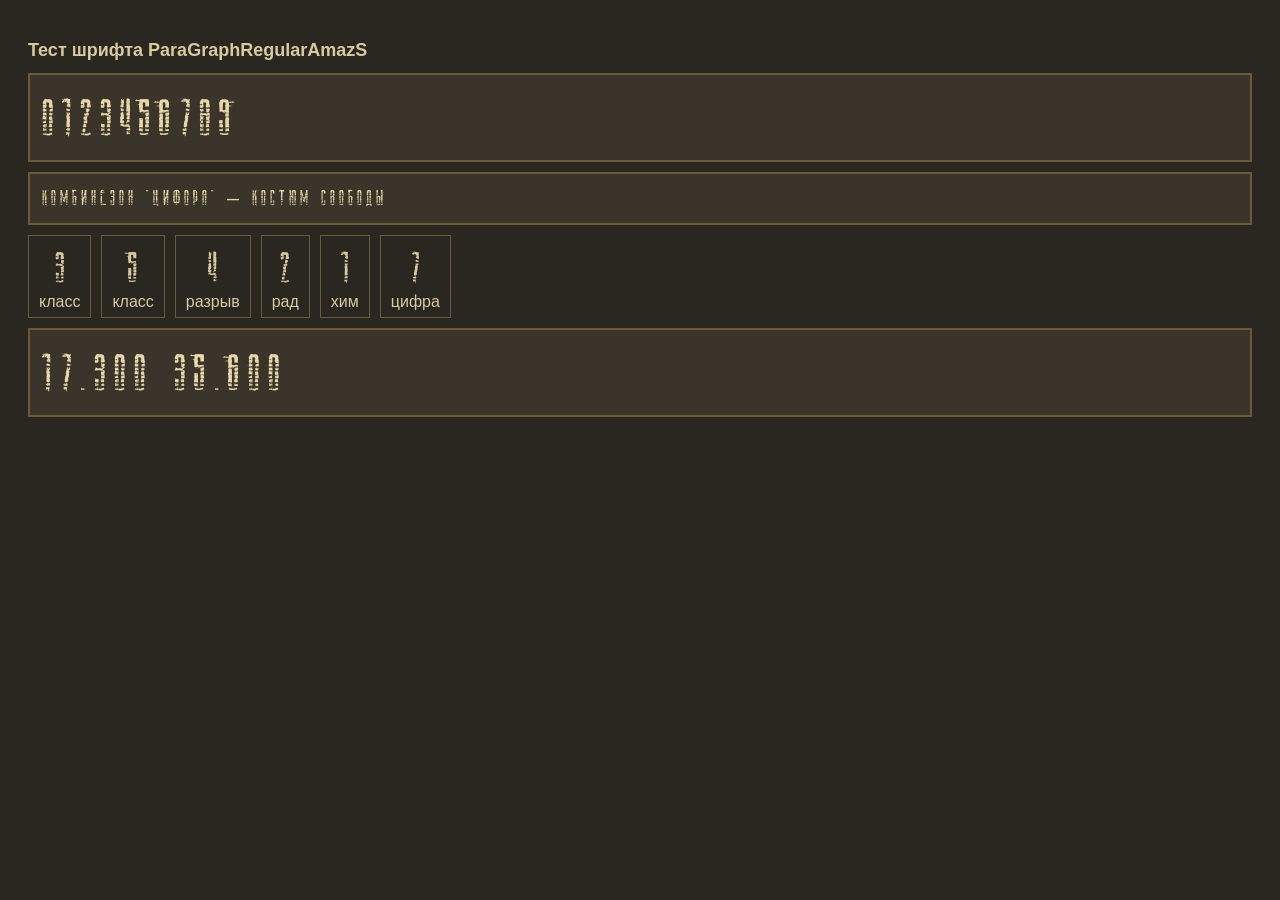
<file: font-test.html>
<!DOCTYPE html>
<html lang="ru">
<head>
<meta charset="utf-8">
<style>
  @font-face {
    font-family: 'Amaz';
    src: url('amaz.ttf') format('truetype');
  }
  body { background: #2a2620; color: #d8c9a0; font-family: Arial, sans-serif; padding: 20px; }
  h1 { font-size: 18px; }
  .sample {
    background: #3a342a;
    border: 2px solid #6a5a38;
    padding: 12px;
    margin: 10px 0;
    font-family: 'Amaz', monospace;
    color: #e8d8a8;
  }
  .digits { font-size: 48px; letter-spacing: 8px; }
  .label { font-size: 20px; letter-spacing: 4px; }
  .row { display: flex; gap: 10px; flex-wrap: wrap; }
  .cell { border: 1px solid #6a5a38; padding: 6px 10px; text-align: center; }
  .cell .n { font-family: 'Amaz', monospace; font-size: 40px; display: block; }
</style>
</head>
<body>
<h1>Тест шрифта ParaGraphRegularAmazS</h1>

<div class="sample digits">0123456789</div>
<div class="sample label">КОМБИНЕЗОН "ЦИФОРА" — КОСТЮМ СВОБОДЫ</div>

<div class="row">
  <div class="cell"><span class="n">3</span>класс</div>
  <div class="cell"><span class="n">5</span>класс</div>
  <div class="cell"><span class="n">4</span>разрыв</div>
  <div class="cell"><span class="n">2</span>рад</div>
  <div class="cell"><span class="n">1</span>хим</div>
  <div class="cell"><span class="n">7</span>цифра</div>
</div>

<div class="sample digits">17.300 35.600</div>
</body>
</html>
</file>
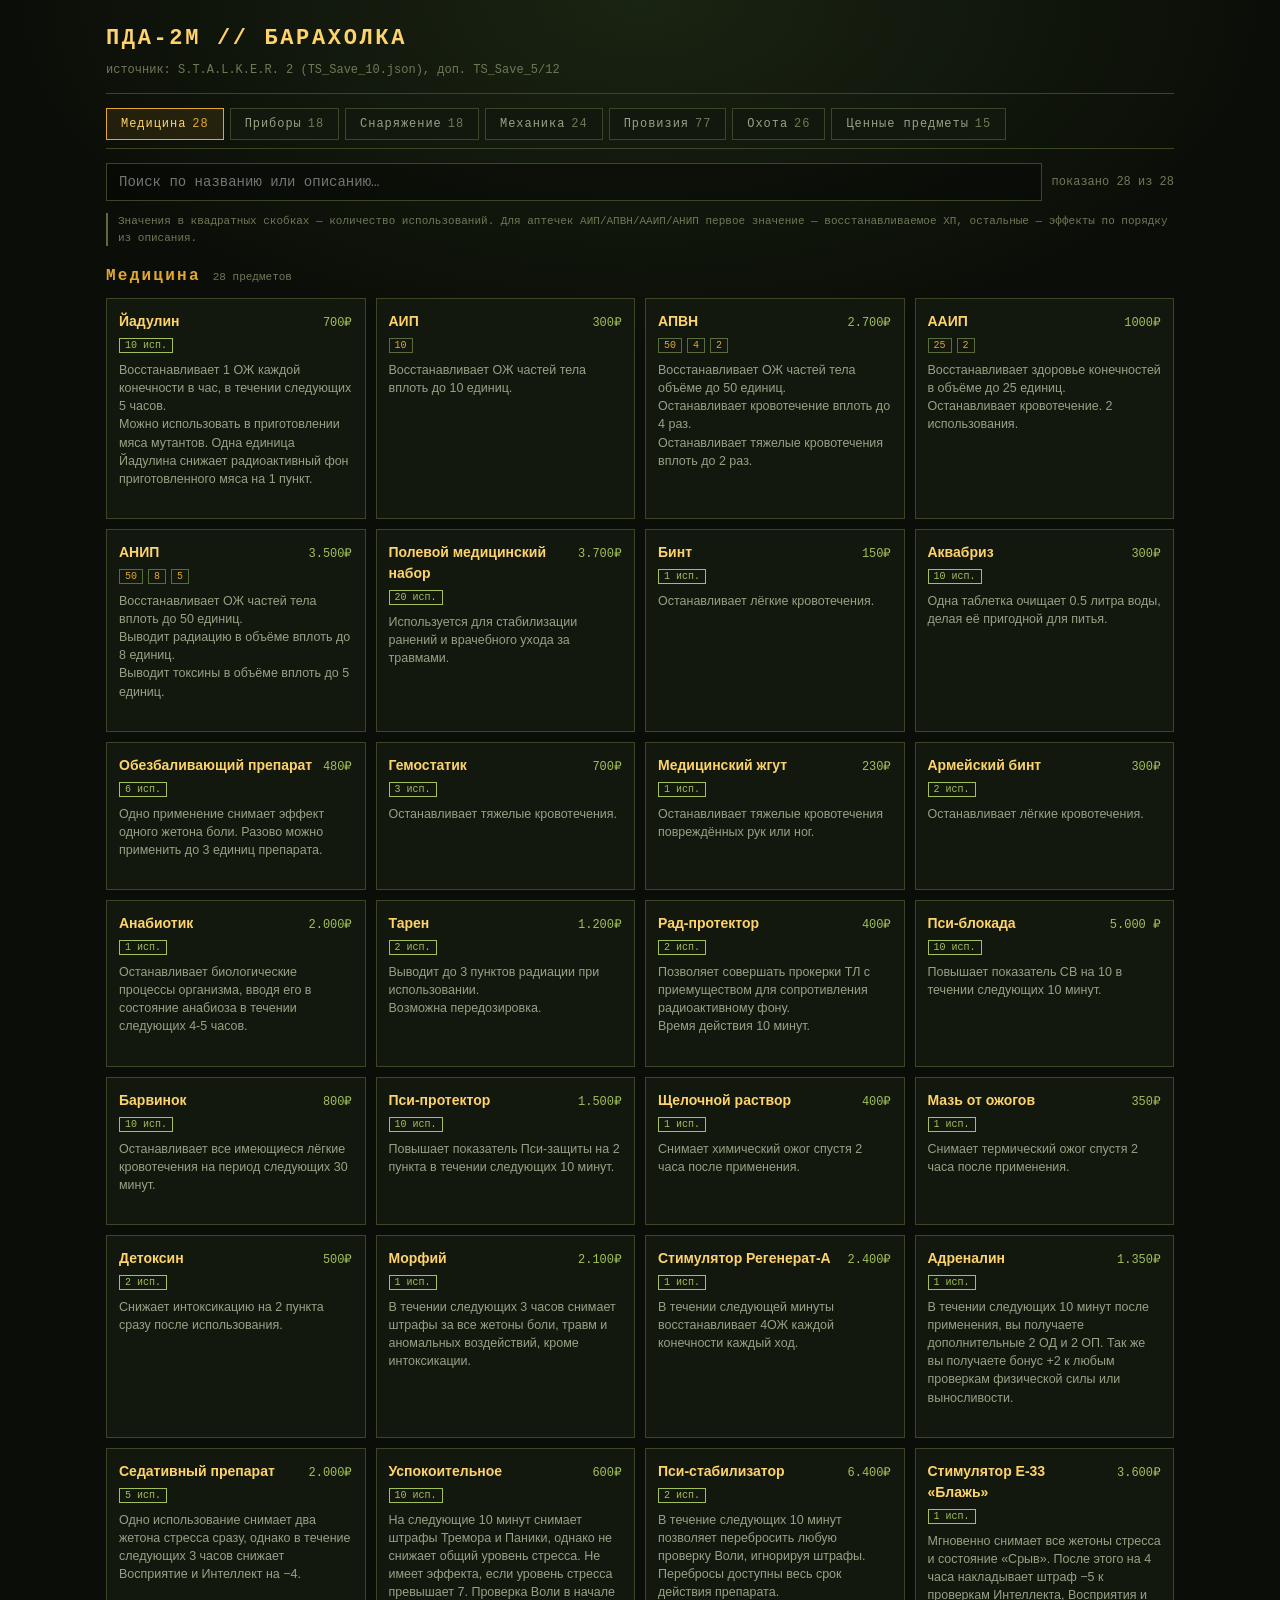
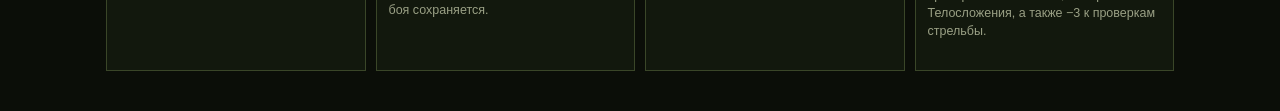
<file: items-catalog.html>
<!DOCTYPE html>
<html lang="ru">
<head>
<meta charset="utf-8">
<meta name="viewport" content="width=device-width, initial-scale=1">
<title>Барахолка — ПДА-2М</title>
<style>
  :root {
    --bg: #0b0e08; --panel: #12180d; --panel2: #0d1208;
    --line: #3a4628; --line2: #5a6b3c; --text: #d9dcc6; --dim: #9aa085;
    --amber: #e3a72f; --amber2: #ffd36b; --muted: #6f7957; --red: #d2644a;
    --green: #a3c05b;
  }
  * { box-sizing: border-box; }
  body {
    margin: 0; padding: 0 0 40px;
    background: radial-gradient(900px 500px at 50% 0%, #1a2412, transparent 70%), var(--bg);
    color: var(--text);
    font: 14px/1.5 "Segoe UI", Arial, sans-serif;
  }
  .wrap { max-width: 1100px; margin: 0 auto; padding: 0 16px; }
  header { padding: 22px 0 14px; border-bottom: 1px solid var(--line); margin-bottom: 14px; }
  h1 { margin: 0; font-size: 22px; letter-spacing: .12em; color: var(--amber2); font-family: "Consolas", monospace; }
  .sub { color: var(--muted); font-size: 12px; font-family: "Consolas", monospace; margin-top: 6px; }
  .tabs { display: flex; flex-wrap: wrap; gap: 6px; margin-bottom: 14px; border-bottom: 1px solid var(--line); padding-bottom: 8px; }
  .tab { padding: 8px 14px; border: 1px solid var(--line); background: var(--panel); color: var(--dim); cursor: pointer; font: 12px "Consolas", monospace; letter-spacing: .08em; }
  .tab:hover { border-color: var(--line2); color: var(--text); }
  .tab.active { border-color: var(--amber); color: var(--amber2); background: rgba(227,167,47,.1); }
  .tab .n { color: var(--muted); margin-left: 6px; }
  .tab.active .n { color: var(--amber); }
  .toolbar { display: flex; flex-wrap: wrap; gap: 10px; margin-bottom: 12px; align-items: center; }
  input[type=search] {
    flex: 1 1 260px; min-width: 200px; height: 38px; padding: 0 12px;
    background: rgba(0,0,0,.35); border: 1px solid var(--line); color: var(--text);
    font: 14px "Consolas", monospace;
  }
  input[type=search]:focus { outline: none; border-color: var(--amber); }
  .stat { font: 12px "Consolas", monospace; color: var(--muted); }
  .note { font: 11px/1.5 "Consolas", monospace; color: var(--muted); border-left: 2px solid var(--line2); padding-left: 10px; margin-bottom: 18px; }
  .group-head { display: flex; align-items: baseline; gap: 12px; margin-bottom: 10px; }
  .group-head h2 { margin: 0; font-size: 16px; letter-spacing: .14em; color: var(--amber); font-family: "Consolas", monospace; }
  .group-head .count { font: 11px "Consolas", monospace; color: var(--muted); }
  .grid { display: grid; grid-template-columns: repeat(auto-fill, minmax(250px, 1fr)); gap: 10px; }
  .card { position: relative; border: 1px solid var(--line); background: var(--panel); padding: 12px; padding-bottom: 30px; }
  .card:hover { border-color: var(--line2); }
  .card-head { display: flex; justify-content: space-between; gap: 8px; align-items: baseline; }
  .card-name { font-weight: 700; color: var(--amber2); }
  .card-price { font: 12px "Consolas", monospace; color: var(--green); white-space: nowrap; }
  .card-meta { margin-top: 6px; display: flex; flex-wrap: wrap; gap: 5px; }
  .chip { font: 10px "Consolas", monospace; border: 1px solid var(--line); padding: 1px 5px; color: var(--dim); }
  .chip.val { border-color: var(--line2); color: var(--amber); }
  .chip.uses { border-color: var(--green); color: var(--green); }
  .chip.heavy { border-color: var(--red); color: var(--red); font-size: 10px; line-height: 1; padding: 1px 5px; }
  .heavy-icon { width: 12px; height: 12px; fill: currentColor; display: block; }
  .needs { position: absolute; right: 10px; bottom: 8px; display: flex; gap: 6px; align-items: center; }
  .needs-row { display: flex; align-items: center; justify-content: flex-end; gap: 3px; min-height: 14px; height: 14px; }
  .dot-hunger { display: inline-block; width: 10px; height: 10px; border-radius: 50%; background: #e3a72f; box-shadow: 0 0 3px rgba(227,167,47,.6); vertical-align: middle; }
  .dot-hunger.half { background: linear-gradient(90deg, #e3a72f 50%, transparent 50%); border: 1px solid #e3a72f; box-sizing: border-box; }
  .drop { width: 10px; height: 10px; display: inline-flex; align-items: center; justify-content: center; }
  .drop svg { width: 10px; height: 10px; display: block; }
  .drop.blue { color: #4aa3d8; }
  .drop.red { color: #d2644a; }
  .needs-label { display: none; }
  .token { font: 12px/14px "Consolas", monospace; display: inline-flex; align-items: center; gap: 2px; height: 14px; }
  .token svg { width: 14px; height: 14px; }
  .token.mood { color: #d6b04a; }
  .token.vigor { color: #f0c040; }
  .token.alert { color: #5fb8d6; }
  .token.neg { color: var(--red); }
  .meat-variants { margin-top: 8px; display: flex; flex-direction: column; gap: 6px; }
  .meat-row { display: flex; align-items: center; gap: 6px; flex-wrap: wrap; }
  .meat-label { font: 10px "Consolas", monospace; letter-spacing: .06em; color: var(--amber); min-width: 78px; }
  .rad-icon { font-size: 15px; color: #f2d04b; line-height: 1; text-shadow: 0 0 5px rgba(242,208,75,.6); }
  .tox-icon { width: 15px; height: 15px; color: #8fbf4a; filter: drop-shadow(0 0 4px rgba(143,191,74,.7)); }
  .var-dot { width: 9px; height: 9px; border-radius: 50%; background: #e3a72f; display: inline-block; }
  .quality-box { margin-top: 10px; padding-top: 9px; border-top: 1px solid var(--line); display: flex; flex-wrap: wrap; gap: 5px; align-items: center; }
  .quality-box input { width: 56px; height: 26px; padding: 0 6px; background: rgba(0,0,0,.35); border: 1px solid var(--line); color: var(--amber2); font: 12px "Consolas", monospace; }
  .quality-box button { height: 26px; padding: 0 8px; border: 1px solid var(--line2); background: var(--panel); color: var(--dim); cursor: pointer; font: 10px "Consolas", monospace; }
  .quality-box button:hover { border-color: var(--amber); color: var(--text); }
  .quality-dice { font: 10px "Consolas", monospace; color: var(--muted); }
  .quality-result { font: 12px "Consolas", monospace; color: var(--green); font-weight: 700; }
  .subhead { grid-column: 1 / -1; margin: 12px 0 2px; font: 12px "Consolas", monospace; letter-spacing: .1em; color: var(--amber); border-bottom: 1px solid var(--line); padding-bottom: 4px; }
  .subnote { grid-column: 1 / -1; margin: 0 0 6px; font: 10px "Consolas", monospace; color: var(--muted); }
  .desc { margin-top: 8px; font-size: 12.5px; color: var(--dim); white-space: pre-line; line-height: 1.45; }
  .card.missing { border-style: dashed; opacity: .65; }
  .card.missing .card-name { color: var(--red); }
  .empty { color: var(--muted); font: 12px "Consolas", monospace; padding: 20px 0; }
</style>
</head>
<body>
<div class="wrap">
  <header>
    <h1>ПДА-2М // БАРАХОЛКА</h1>
    <div class="sub" id="source">загрузка…</div>
  </header>
  <div class="tabs" id="tabs"></div>
  <div class="toolbar">
    <input type="search" id="search" placeholder="Поиск по названию или описанию…" autocomplete="off">
    <span class="stat" id="stat"></span>
  </div>
  <div class="note" id="note"></div>
  <div id="content"><div class="empty">Читаю items-catalog.json…</div></div>
</div>
<script>
const esc = (s) => String(s == null ? '' : s).replace(/[&<>"]/g, c => ({'&':'&amp;','<':'&lt;','>':'&gt;','"':'&quot;'}[c]));
const el = (id) => document.getElementById(id);
let currentGroup = 0;

function cardHtml(it) {
  const priceText = it.price || '';
  const vals = Array.isArray(it.values) ? it.values : [];
  const chips = vals.map(v => '<span class="chip val">' + esc(v) + '</span>').join('');
  const uses = it.uses ? '<span class="chip uses">' + esc(it.uses) + ' исп.</span>' : '';
  const freq = it.frequency ? '<span class="chip val">' + esc(it.frequency) + '</span>' : '';
  const heavy = it.heavy ? '<span class="chip heavy" title="Тяжёлый предмет"><svg class="heavy-icon" viewBox="0 0 24 24" aria-hidden="true"><path d="M12 2a6 6 0 0 0-6 6v1.2A6.5 6.5 0 1 0 18 9.2V8a6 6 0 0 0-6-6zm0 2.5a3.5 3.5 0 0 1 3.5 3.5v1a6.5 6.5 0 0 0-7 0V8A3.5 3.5 0 0 1 12 4.5z"/></svg></span>' : '';
  const volume = it.volume ? '<span class="chip val" title="Объём">' + esc(it.volume.units) + ' ед. (' + esc(it.volume.liters) + ' л)</span>' : '';
  const perSlot = it.perSlot ? '<span class="chip uses" title="В слоте">' + esc(it.perSlot) + ' в слоте</span>' : '';
  const days = it.days ? '<span class="chip uses" title="Суток">' + esc(it.days) + ' суток</span>' : '';
  // Не дублируем число: если оно уже выведено как «N исп.», убираем его из values.
  let shownVals = (it.volume || it.perSlot) ? [] : vals.slice();
  if (it.uses && it.uses !== 1) {
    shownVals = shownVals.filter(v => {
      const n = Number(String(v).match(/^(\d+)/)?.[1]);
      return !(Number.isFinite(n) && n === it.uses && /^\d+(\/\d+)?$/.test(String(v).trim()));
    });
  }
  const chips2 = shownVals.map(v => '<span class="chip val">' + esc(v) + '</span>').join('');
  const desc = (it.description || '').trim();

  // Утоление голода (оранжевые кружки) и жажды (капли)
  let needsHtml = '';
  const h = Number(it.hunger) || 0;
  const t = Number(it.thirst) || 0;
  {
    let dots = '';
    const whole = Math.floor(h);
    for (let i = 0; i < whole; i++) dots += '<span class="dot-hunger"></span>';
    if (h - whole >= 0.25) dots += '<span class="dot-hunger half"></span>';
    let drops = '';
    const DROP_SVG = '<svg viewBox="0 0 14 14" aria-hidden="true"><path d="M7 0 L14 7 A7 7 0 0 1 0 7 Z" fill="currentColor"/></svg>';
    // визуально 10x10 — тот же размер, что у кружков голода
    if (t > 0) for (let i = 0; i < t; i++) drops += '<span class="drop blue">' + DROP_SVG + '</span>';
    if (t < 0) for (let i = 0; i < Math.abs(t); i++) drops += '<span class="drop red">' + DROP_SVG + '</span>';
    const MOOD_SVG = '<svg viewBox="0 0 24 24" fill="none" stroke="currentColor" stroke-width="1.6" stroke-linecap="round" stroke-linejoin="round"><circle cx="12" cy="12" r="8.2"/><path d="M8.7 10.2h.01M15.3 10.2h.01"/><path d="M8.4 14.2c1 1.3 2.2 2 3.6 2s2.6-.7 3.6-2"/></svg>';
    const VIGOR_SVG = '<svg viewBox="0 0 24 24" fill="currentColor"><path d="M12 2.2l2.94 6.02 6.62.96-4.79 4.67 1.13 6.6L12 17.34l-5.9 3.11 1.13-6.6-4.79-4.67 6.62-.96z"/></svg>';
    const ALERT_SVG = '<svg viewBox="0 0 24 24" fill="none" stroke="currentColor" stroke-width="1.6" stroke-linecap="round" stroke-linejoin="round"><circle cx="12" cy="12" r="3.2"/><path d="M12 2.8v3M12 18.2v3M2.8 12h3M18.2 12h3M5.6 5.6l2.1 2.1M16.3 16.3l2.1 2.1M18.4 5.6l-2.1 2.1M7.7 16.3l-2.1 2.1"/></svg>';
    const m = Number(it.mood) || 0;
    const v = Number(it.vigor) || 0;
    const a = Number(it.alertness) || 0;
    let tokens = '';
    if (m) tokens += '<span class="token mood' + (m < 0 ? ' neg' : '') + '">' + MOOD_SVG + (m > 0 ? '+' : '') + m + '</span>';
    if (v) tokens += '<span class="token vigor' + (v < 0 ? ' neg' : '') + '">' + VIGOR_SVG + (v > 0 ? '+' : '') + v + '</span>';
    if (a) tokens += '<span class="token alert' + (a < 0 ? ' neg' : '') + '">' + ALERT_SVG + (a > 0 ? '+' : '') + a + '</span>';
    needsHtml = '<div class="needs">'
      + (dots ? '<div class="needs-row">' + dots + '</div>' : '')
      + (drops ? '<div class="needs-row">' + drops + '</div>' : '')
      + (tokens ? '<div class="needs-row">' + tokens + '</div>' : '')
      + '</div>';
  }

  // Мясо мутантов: два варианта описания в одной карточке
  let meatHtml = '';
  if (it.meat && it.raw && it.cooked) {
    const RAD = '<span class="rad-icon">☢</span>';
    const TOX = '<svg class="tox-icon" viewBox="0 0 24 24" fill="none" stroke="currentColor" stroke-width="2" stroke-linecap="round"><path d="M9 3h6M10 3v4L7 14a4 4 0 0 0 3.5 6h3A4 4 0 0 0 17 14L14 7V3"/></svg>';
    const variant = (label, v) => {
      let parts = '';
      for (let i = 0; i < (v.hunger || 0); i++) parts += '<span class="var-dot"></span>';
      if (v.rad) parts += RAD + '<span class="token">' + v.rad + '</span>';
      if (v.intox) parts += TOX + '<span class="token">' + v.intox + '</span>';
      return '<div class="meat-row"><span class="meat-label">' + label + '</span>' + (parts || '<span class="token">—</span>') + '</div>';
    };
    meatHtml = '<div class="meat-variants">' + variant('СЫРОЕ:', it.raw) + variant('ГОТОВОЕ:', it.cooked) + '</div>';
  }

  // Ценные предметы: выбор качества и пересчёт цены
  let qualityHtml = '';
  if (it.dice && it.basePrice) {
    const { count, sides } = it.dice;
    const id = 'q-' + String(it.name).replace(/[^A-Za-z0-9]/g, '') + '-' + Math.random().toString(36).slice(2, 7);
    const min = count, max = count * sides;
    qualityHtml = '<div class="quality-box" data-base="' + it.basePrice + '" data-count="' + count + '" data-sides="' + sides + '" data-id="' + id + '">'
      + '<span class="quality-dice">' + count + 'к' + sides + ' (' + min + '–' + max + ')</span>'
      + '<input type="number" min="' + min + '" max="' + max + '" placeholder="качество" aria-label="Качество">'
      + '<button type="button" class="roll-quality">БРОСИТЬ</button>'
      + '<span class="quality-result">—</span>'
      + '</div>';
  }

  return '<article class="card' + (it.found === false ? ' missing' : '') + '">'
    + '<div class="card-head"><span class="card-name">' + esc(it.name) + '</span><span class="card-price">' + esc(priceText) + '</span></div>'
    + '<div class="card-meta">' + uses + days + perSlot + freq + chips2 + volume + heavy + '</div>'
    + '<div class="desc">' + (it.found === false ? 'НЕ НАЙДЕНО В БАЗЕ' : esc(desc)) + '</div>'
    + meatHtml
    + needsHtml
    + qualityHtml
    + '</article>';
}

function render(query = '') {
  const data = window.__catalog;
  if (!data) return;
  const groups = Array.isArray(data) ? data : [data];
  if (currentGroup >= groups.length) currentGroup = 0;
  const g = groups[currentGroup];
  const items = Array.isArray(g.items) ? g.items : [];
  const q = query.trim().toLowerCase();
  const match = items.filter(it => !q || (it.name + ' ' + (it.description || '')).toLowerCase().includes(q));

  el('source').textContent = 'источник: ' + (g.source || '—');
  el('note').textContent = g.note || '';
  el('stat').textContent = 'показано ' + match.length + ' из ' + items.length;
  const subs = Array.isArray(g.subgroups) ? g.subgroups : [];
  let gridHtml = '';
  if (subs.length) {
    const byName = new Map(items.map(i => [i.name, i]));
    let used = 0;
    for (const sub of subs) {
      const subItems = sub.items.map(n => byName.get(n)).filter(i => i && match.includes(i));
      used += subItems.length;
      if (!subItems.length) continue;
      gridHtml += '<div class="subhead">' + esc(sub.name) + '</div>'
        + (sub.note ? '<div class="subnote">' + esc(sub.note) + '</div>' : '')
        + subItems.map(cardHtml).join('');
    }
    const inSubs = new Set(subs.flatMap(s => s.items));
    const rest = match.filter(i => !inSubs.has(i.name));
    if (rest.length) gridHtml += rest.map(cardHtml).join('');
  } else {
    gridHtml = match.map(cardHtml).join('');
  }
  el('content').innerHTML =
    '<div class="group-head"><h2>' + esc(g.group || 'ГРУППА') + '</h2><span class="count">' + match.length + ' предметов</span></div>'
    + (match.length ? '<div class="grid">' + gridHtml + '</div>' : '<div class="empty">Ничего не найдено.</div>');
  [...el('tabs').children].forEach((t, i) => t.classList.toggle('active', i === currentGroup));
  bindQuality();
}

function bindQuality() {
  for (const box of document.querySelectorAll('.quality-box')) {
    const input = box.querySelector('input');
    const result = box.querySelector('.quality-result');
    const base = Number(box.dataset.base);
    const count = Number(box.dataset.count);
    const sides = Number(box.dataset.sides);
    const apply = () => {
      const q = Number(input.value);
      if (!Number.isFinite(q) || q < count || q > count * sides) {
        result.textContent = '—';
        return;
      }
      result.textContent = q + ' × ' + base.toLocaleString('ru-RU') + ' = ' + (q * base).toLocaleString('ru-RU') + '₽';
    };
    input.addEventListener('input', apply);
    box.querySelector('.roll-quality').addEventListener('click', () => {
      let sum = 0;
      for (let i = 0; i < count; i++) sum += Math.floor(Math.random() * sides) + 1;
      input.value = String(sum);
      apply();
    });
  }
}

function buildTabs() {
  const data = window.__catalog;
  const groups = Array.isArray(data) ? data : [data];
  el('tabs').textContent = '';
  groups.forEach((g, i) => {
    const b = document.createElement('button');
    b.type = 'button';
    b.className = 'tab';
    b.innerHTML = esc(g.group || 'ГРУППА') + '<span class="n">' + (g.items || []).length + '</span>';
    b.addEventListener('click', () => { currentGroup = i; render(el('search').value); });
    el('tabs').appendChild(b);
  });
}

fetch('items-catalog.json', { cache: 'no-store' })
  .then(r => { if (!r.ok) throw new Error('HTTP ' + r.status); return r.json(); })
  .then(data => { window.__catalog = data; buildTabs(); render(); })
  .catch(e => { el('content').innerHTML = '<div class="empty">Ошибка загрузки: ' + esc(e.message) + '</div>'; });

el('search').addEventListener('input', (e) => render(e.target.value));
</script>
</body>
</html>
</file>
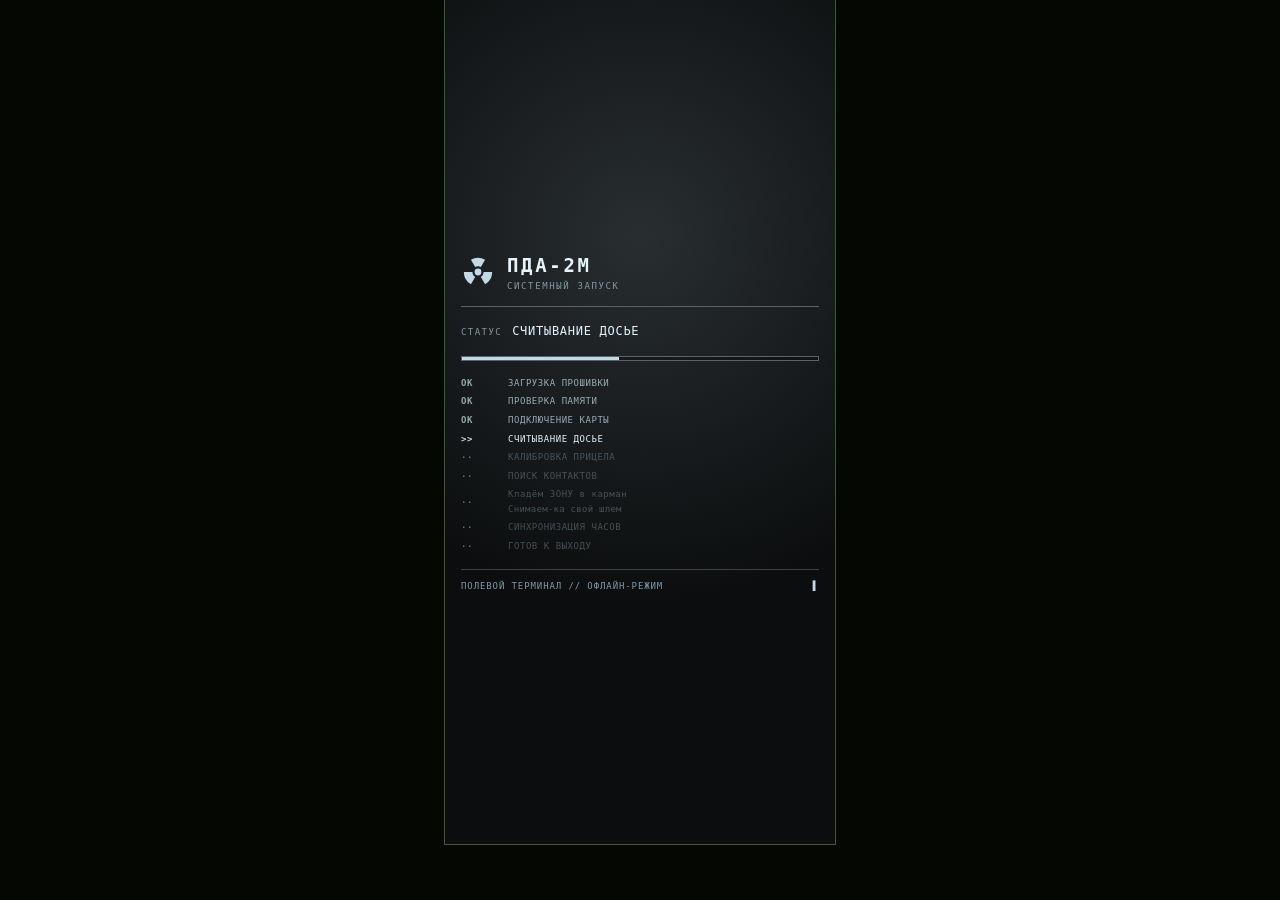
<file: mobile-preview.html>
<!doctype html>
<html lang="ru">
<head>
  <meta charset="utf-8">
  <meta name="viewport" content="width=device-width, initial-scale=1">
  <title>ПДА-2М — мобильный просмотр</title>
  <style>
    html, body {
      margin: 0;
      min-height: 100%;
      background: #050702;
      display: flex;
      justify-content: center;
      align-items: flex-start;
    }
    iframe {
      display: block;
      width: 390px;
      height: 844px;
      border: 0;
      box-shadow: 0 0 0 1px #465533;
    }
  </style>
</head>
<body>
  <iframe id="appFrame" src="/index.html" title="ПДА-2М — мобильная версия"></iframe>
</body>
</html>
</file>
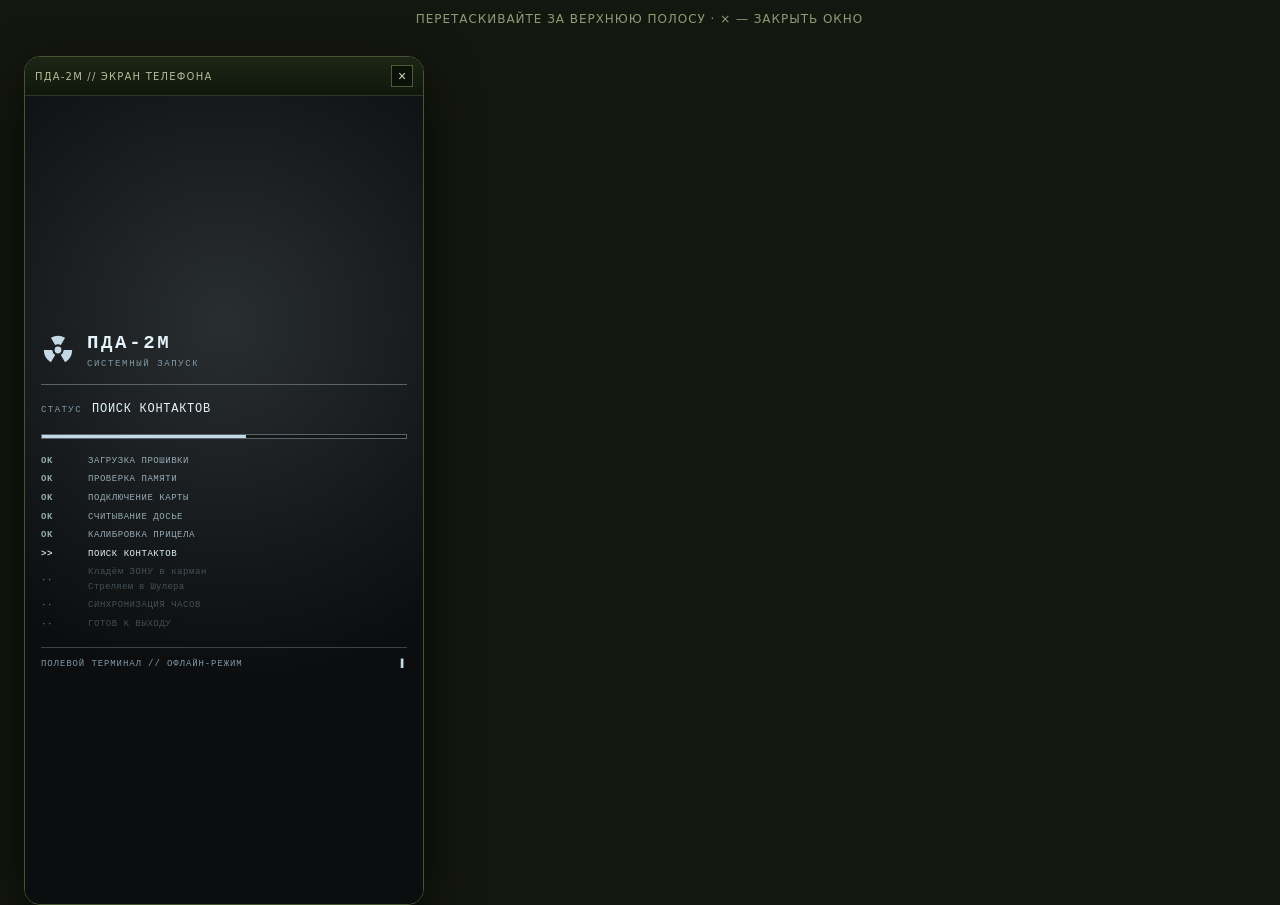
<file: phone-preview.html>
<!doctype html>
<html lang="ru">
<head>
<meta charset="utf-8">
<meta name="viewport" content="width=device-width, initial-scale=1">
<title>ПДА-2М — предпросмотр телефона</title>
<style>
  html, body {
    margin: 0;
    height: 100%;
    background: #14170f;
    font-family: "Roboto", "Segoe UI", system-ui, sans-serif;
    color: #d8d9c3;
    overflow: hidden;
  }
  .hint {
    position: fixed;
    left: 50%;
    top: 12px;
    transform: translateX(-50%);
    font-size: 12px;
    letter-spacing: .08em;
    color: #8f9a75;
    white-space: nowrap;
  }
  .phone {
    position: absolute;
    left: 24px;
    top: 56px;
    width: 398px;
    border: 1px solid #465533;
    border-radius: 16px;
    background: #060906;
    box-shadow: 0 18px 50px rgba(0,0,0,.7);
    overflow: hidden;
  }
  .phone-bar {
    display: flex;
    align-items: center;
    justify-content: space-between;
    padding: 8px 10px;
    background: linear-gradient(180deg, #1d2615, #10160d);
    border-bottom: 1px solid #2d3922;
    cursor: move;
    user-select: none;
    touch-action: none;
  }
  .phone-bar span {
    font-size: 10px;
    letter-spacing: .12em;
    color: #b6bd9b;
  }
  .phone-bar button {
    width: 22px;
    height: 22px;
    padding: 0;
    border: 1px solid #4b5b36;
    background: #0b1008;
    color: #d8d9c3;
    font-size: 14px;
    line-height: 1;
    cursor: pointer;
  }
  .phone-bar button:hover { border-color: #e3a72f; color: #e3a72f; }
  .screen { height: calc(100vh - 92px); min-height: 480px; }
  .screen iframe { width: 100%; height: 100%; border: 0; display: block; }
</style>
</head>
<body>
  <div class="hint">ПЕРЕТАСКИВАЙТЕ ЗА ВЕРХНЮЮ ПОЛОСУ · × — ЗАКРЫТЬ ОКНО</div>
  <div class="phone" id="phone">
    <div class="phone-bar" id="dragBar">
      <span>ПДА-2М // ЭКРАН ТЕЛЕФОНА</span>
      <button type="button" id="closeBtn" aria-label="Закрыть">×</button>
    </div>
    <div class="screen"><iframe id="appFrame" src="./index.html"></iframe></div>
  </div>

<script>
(function () {
  const phone = document.getElementById('phone');
  const bar = document.getElementById('dragBar');
  const closeBtn = document.getElementById('closeBtn');
  const frame = document.getElementById('appFrame');

  closeBtn.addEventListener('click', () => phone.remove());

  let dragging = false;
  let startX = 0, startY = 0, left = 0, top = 0;
  bar.addEventListener('pointerdown', (e) => {
    if (e.target === closeBtn) return;
    dragging = true;
    startX = e.clientX; startY = e.clientY;
    left = phone.offsetLeft; top = phone.offsetTop;
    bar.setPointerCapture(e.pointerId);
    e.preventDefault();
  });
  bar.addEventListener('pointermove', (e) => {
    if (!dragging) return;
    const maxX = window.innerWidth - phone.offsetWidth - 4;
    const maxY = window.innerHeight - 40;
    phone.style.left = Math.max(4, Math.min(maxX, left + e.clientX - startX)) + 'px';
    phone.style.top = Math.max(4, Math.min(maxY, top + e.clientY - startY)) + 'px';
  });
  bar.addEventListener('pointerup', () => { dragging = false; });
  bar.addEventListener('pointercancel', () => { dragging = false; });

  frame.addEventListener('load', () => {
    const win = frame.contentWindow;
    try {
      Object.defineProperty(win.Navigator.prototype, 'maxTouchPoints', { get: () => 5, configurable: true });
    } catch (e) { /* не критично */ }
    try {
      const realMatchMedia = win.matchMedia.bind(win);
      win.matchMedia = (query) => {
        if (String(query).includes('pointer: coarse')) {
          return { matches: true, media: query, addEventListener() {}, removeEventListener() {}, addListener() {}, removeListener() {}, onchange: null, dispatchEvent() { return true; } };
        }
        return realMatchMedia(query);
      };
    } catch (e) { /* не критично */ }
    try {
      const doc = frame.contentDocument;
      const tab = doc.getElementById('tab-health');
      if (tab) tab.click();
    } catch (e) { /* не критично */ }
  });
})();
</script>
</body>
</html>
</file>
<file: styles.css>
/* ============================================================
   ПДА-2М // полевой терминал сталкера
   ============================================================ */

:root {
  color-scheme: dark;
  --bg: #060906;
  --bg-soft: #0a0e08;
  --panel: #11170e;
  --panel-2: #0d120b;
  --line: #29341f;
  --line-2: #3b482b;
  --text: #d8d9c3;
  --text-dim: #a4aa90;
  --muted: #727b62;
  --dim: var(--muted);
  --amber: #e3a72f;
  --amber-hi: #ffc857;
  --amber-dim: rgba(227, 167, 47, .14);
  --green: #a3c05b;
  --rust: #bd6238;
  --danger: #d26449;
  --danger-dim: rgba(210, 100, 73, .12);
  --mono: "Cascadia Mono", "Consolas", "SFMono-Regular", ui-monospace, monospace;
  --sans: "Roboto", "Segoe UI", system-ui, -apple-system, Tahoma, sans-serif;
  --nav-h: 66px;
  --radius: 3px;
  --safe-bottom: env(safe-area-inset-bottom, 0px);
  --safe-top: env(safe-area-inset-top, 0px);
}

body[data-theme="gray"] {
  --bg: #08090a;
  --bg-soft: #0d0f11;
  --panel: #14171a;
  --panel-2: #101316;
  --line: #2a2f34;
  --line-2: #3a4248;
  --text: #d4d7da;
  --text-dim: #a6adb3;
  --muted: #747c84;
  --amber: #9aa3ad;
  --amber-hi: #c2cad1;
  --amber-dim: rgba(154, 163, 173, .14);
  --green: #8fa3a0;
  --rust: #8c7f76;
}

body[data-theme="teal"] {
  --bg: #060909;
  --bg-soft: #091011;
  --panel: #101819;
  --panel-2: #0c1415;
  --line: #223334;
  --line-2: #314748;
  --text: #d2dbda;
  --text-dim: #9fb0ae;
  --muted: #6f8482;
  --amber: #5f9ea0;
  --amber-hi: #86c5c2;
  --amber-dim: rgba(95, 158, 160, .16);
  --green: #7fa8a0;
  --rust: #8b7f73;
}

body[data-theme="crimson"] {
  --bg: #0a0707;
  --bg-soft: #110d0d;
  --panel: #1a1313;
  --panel-2: #140f0f;
  --line: #382828;
  --line-2: #4a3535;
  --text: #ddd3d1;
  --text-dim: #b3a3a0;
  --muted: #847371;
  --amber: #a95b5b;
  --amber-hi: #d98c88;
  --amber-dim: rgba(169, 91, 91, .16);
  --green: #8a7a74;
  --rust: #a06050;
}

body[data-theme="purple"] {
  --bg: #08070a;
  --bg-soft: #0f0d12;
  --panel: #17141c;
  --panel-2: #120f16;
  --line: #2e2840;
  --line-2: #403755;
  --text: #d8d4de;
  --text-dim: #aba3b8;
  --muted: #7c748a;
  --amber: #8a78aa;
  --amber-hi: #bfaedb;
  --amber-dim: rgba(138, 120, 170, .16);
  --green: #8f86a8;
  --rust: #8a6f7a;
}

body[data-theme="military"] {
  --bg: #070905;
  --bg-soft: #0b0f07;
  --panel: #141a0e;
  --panel-2: #101509;
  --line: #2c3620;
  --line-2: #414f2c;
  --text: #d9dcc0;
  --text-dim: #a9b08a;
  --muted: #79825f;
  --amber: #b7a04b;
  --amber-hi: #e0c96d;
  --amber-dim: rgba(183, 160, 75, .16);
  --green: #8a9e52;
  --rust: #9c7434;
  --danger: #c05b38;
  --danger-dim: rgba(192, 91, 56, .14);
}

body[data-theme="clear"] {
  --bg: #050b0b;
  --bg-soft: #081111;
  --panel: #0d1a1a;
  --panel-2: #0a1515;
  --line: #1f3535;
  --line-2: #2c4a4a;
  --text: #d3e2e0;
  --text-dim: #a2bcb8;
  --muted: #6e8783;
  --amber: #4fb3b8;
  --amber-hi: #8fe3e0;
  --amber-dim: rgba(79, 179, 184, .16);
  --green: #6fbfae;
  --rust: #4a8a96;
  --danger: #cf7452;
  --danger-dim: rgba(207, 116, 82, .14);
}

body[data-theme="ash"] {
  --bg: #0a0908;
  --bg-soft: #111010;
  --panel: #1a1816;
  --panel-2: #141210;
  --line: #34302b;
  --line-2: #4a443c;
  --text: #dad5cc;
  --text-dim: #aaa39a;
  --muted: #7e776f;
  --amber: #c96a2a;
  --amber-hi: #ef9440;
  --amber-dim: rgba(201, 106, 42, .16);
  --green: #948a62;
  --rust: #9a5a30;
  --danger: #c8552f;
  --danger-dim: rgba(200, 85, 47, .16);
}

body[data-theme="misery"] {
  --bg: #090604;
  --bg-soft: #120d08;
  --panel: #1b140e;
  --panel-2: #130f0a;
  --line: #4a311d;
  --line-2: #6a4224;
  --text: #d7c4a4;
  --text-dim: #b88b5a;
  --muted: #7f6243;
  --amber: #c45a1a;
  --amber-hi: #e07a24;
  --amber-dim: rgba(196, 90, 26, .22);
  --green: #7d8a45;
  --rust: #9a3418;
  --danger: #b63b22;
  --danger-dim: rgba(182, 59, 34, .18);
}

body[data-theme="duty"] {
  --bg: #050506;
  --bg-soft: #090a0c;
  --panel: #16181c;
  --panel-2: #111316;
  --line: #30353d;
  --line-2: #444b56;
  --text: #dde1e6;
  --text-dim: #aeb5bf;
  --muted: #7a828e;
  --amber: #b21e1e;
  --amber-hi: #e04545;
  --amber-dim: rgba(178, 30, 30, .18);
  --green: #7a8592;
  --rust: #8a2626;
  --danger: #d64545;
  --danger-dim: rgba(214, 69, 69, .16);
}

body[data-theme="freedom"] {
  --bg: #0a0e08;
  --bg-soft: #11160e;
  --panel: #1b2216;
  --panel-2: #151b11;
  --line: #3f4d2c;
  --line-2: #5d6d42;
  --text: #e7e9d4;
  --text-dim: #bfc4a3;
  --muted: #919a76;
  --amber: #b1c05a;
  --amber-hi: #d7e28a;
  --amber-dim: rgba(177, 192, 90, .18);
  --green: #869c52;
  --rust: #a48d5f;
  --danger: #c8663f;
  --danger-dim: rgba(200, 102, 63, .16);
  --camo-field: url("data:image/svg+xml,%3Csvg xmlns='http://www.w3.org/2000/svg' width='760' height='38' viewBox='0 0 760 38' preserveAspectRatio='none'%3E%3Crect width='760' height='38' fill='%2397a16b'/%3E%3Cpath d='M28 3 64 -2 96 5 108 15 94 26 64 31 36 27 18 17Z' fill='%23b9bb8c'/%3E%3Cpath d='M86 20 116 12 146 15 166 24 160 35 132 41 104 37 88 29Z' fill='%237f9153'/%3E%3Cpath d='M186 0 222 -5 256 1 274 10 266 21 238 27 208 24 190 14Z' fill='%23586c3d'/%3E%3Cpath d='M248 20 278 13 308 16 330 25 324 36 296 42 266 38 250 30Z' fill='%239d8459'/%3E%3Cpath d='M330 2 356 -3 376 3 380 12 362 19 340 15 328 8Z' fill='%2343512f'/%3E%3Cpath d='M386 4 414 -2 444 1 466 9 472 20 450 29 420 31 396 24 382 14Z' fill='%23b9bb8c'/%3E%3Cpath d='M430 24 458 17 486 20 508 29 500 39 470 44 442 40 428 32Z' fill='%237f9153'/%3E%3Cpath d='M506 1 538 -5 568 0 590 9 584 20 556 27 528 24 512 15Z' fill='%23586c3d'/%3E%3Cpath d='M568 20 596 13 626 16 646 25 640 36 612 42 584 38 568 30Z' fill='%239d8459'/%3E%3Cpath d='M642 3 668 -3 692 2 710 11 704 22 678 28 654 24 640 14Z' fill='%23b9bb8c'/%3E%3Cpath d='M700 20 724 14 744 18 756 27 748 37 722 42 702 37Z' fill='%2343512f'/%3E%3Cpath d='M6 24 28 18 46 21 52 30 38 38 18 39 4 33Z' fill='%239d8459'/%3E%3Cpath d='M152 2 172 -3 190 1 194 8 180 14 162 12 150 7Z' fill='%237f9153'/%3E%3Cpath d='M296 24 314 19 330 23 332 31 318 37 302 34Z' fill='%2343512f'/%3E%3Cpath d='M676 22 694 17 708 21 710 29 698 35 682 32Z' fill='%239d8459'/%3E%3C/svg%3E");
}

body[data-theme="glacier"] {
  --bg: #05080b;
  --bg-soft: #0a1016;
  --panel: #101820;
  --panel-2: #0c131a;
  --line: #23323f;
  --line-2: #34495a;
  --text: #d6e3ec;
  --text-dim: #a3b7c4;
  --muted: #70859a;
  --amber: #7fb3cf;
  --amber-hi: #bfe2f5;
  --amber-dim: rgba(127, 179, 207, .15);
  --green: #8fb5a6;
  --rust: #7d8fa0;
}

body[data-theme="glacier"] {
  background:
    radial-gradient(1100px 620px at 50% -12%, rgba(150, 205, 235, .12), transparent 62%),
    radial-gradient(720px 420px at 106% 106%, rgba(90, 140, 175, .10), transparent 65%),
    linear-gradient(180deg, #071018 0%, #05090e 55%, #040709 100%);
}

body[data-theme="glacier"] .panel {
  background:
    radial-gradient(150px 100px at 0% 0%, rgba(190, 228, 245, .12), transparent 72%),
    radial-gradient(130px 90px at 100% 100%, rgba(120, 170, 200, .10), transparent 72%),
    linear-gradient(160deg, rgba(20, 31, 40, .97), rgba(11, 18, 25, .98));
  border-color: #2b3f4f;
  box-shadow: inset 0 1px 0 rgba(200, 235, 250, .12), 0 0 0 1px rgba(127, 179, 207, .05);
}

body[data-theme="glacier"] .panel-label {
  border-bottom-color: rgba(160, 210, 235, .45);
  background: linear-gradient(90deg, rgba(127, 179, 207, .16), rgba(127, 179, 207, .03) 70%, transparent);
}

body[data-theme="glacier"] .pda-header {
  background:
    radial-gradient(260px 90px at 0% 0%, rgba(190, 228, 245, .16), transparent 70%),
    linear-gradient(180deg, rgba(22, 34, 44, .96), rgba(10, 16, 22, .98));
  border-bottom-color: #2b3f4f;
}

body[data-theme="glacier"] .tabbar {
  background:
    radial-gradient(160px 60px at 8% 0%, rgba(190, 228, 245, .14), transparent 72%),
    radial-gradient(160px 60px at 92% 100%, rgba(120, 170, 200, .12), transparent 72%),
    linear-gradient(180deg, rgba(18, 28, 36, .98), rgba(8, 13, 18, .99));
  border-top-color: #34495a;
}

body[data-theme="glacier"] .btn {
  border-color: #34495a;
  background: linear-gradient(180deg, rgba(30, 46, 58, .9), rgba(16, 26, 34, .95));
}

body[data-theme="glacier"] .field input,
body[data-theme="glacier"] .field textarea,body[data-theme="glacier"] .note-editor,body[data-theme="glacier"] .field select {
  border-color: #2b3f4f;
  background: rgba(4, 9, 13, .7);
}

body[data-theme="glacier"] .switch {
  border-color: #34495a;
}

/* Ледяной иней по краям экрана */
body[data-theme="glacier"]::before {
  content: "";
  position: fixed;
  inset: 0;
  z-index: 39;
  pointer-events: none;
  background:
    radial-gradient(60% 22% at 0% 0%, rgba(205, 238, 250, .16), transparent 72%),
    radial-gradient(60% 22% at 100% 0%, rgba(205, 238, 250, .14), transparent 72%),
    radial-gradient(70% 20% at 50% 100%, rgba(205, 238, 250, .12), transparent 75%),
    radial-gradient(ellipse at 50% 50%, transparent 60%, rgba(2, 8, 14, .45) 100%);
}

/* Медленно падающий снег */
body[data-theme="glacier"]::after {
  content: "";
  position: fixed;
  inset: -200px 0 0 0;
  z-index: 38;
  pointer-events: none;
  background-image:
    radial-gradient(1.5px 1.5px at 12% 18%, rgba(225, 245, 255, .85), transparent 70%),
    radial-gradient(1px 1px at 47% 62%, rgba(225, 245, 255, .7), transparent 70%),
    radial-gradient(2px 2px at 81% 35%, rgba(225, 245, 255, .6), transparent 70%),
    radial-gradient(1px 1px at 63% 88%, rgba(225, 245, 255, .75), transparent 70%),
    radial-gradient(1.5px 1.5px at 29% 46%, rgba(225, 245, 255, .6), transparent 70%);
  background-size: 260px 260px;
  opacity: .5;
  animation: glacierSnow 14s linear infinite;
}

@keyframes glacierSnow {
  from { transform: translate3d(0, 0, 0); }
  to { transform: translate3d(-18px, 260px, 0); }
}

@media (prefers-reduced-motion: reduce) {
  body[data-theme="glacier"]::after {
    animation: none;
  }
}

body[data-theme="blowout"] {
  --bg: #0a0508;
  --bg-soft: #150910;
  --panel: #1d1020;
  --panel-2: #150c18;
  --line: #5a2f46;
  --line-2: #8a4356;
  --text: #fff0e8;
  --text-dim: #e0b9c4;
  --muted: #b38ca0;
  --amber: #ff9b52;
  --amber-hi: #ffc46b;
  --amber-dim: rgba(255, 155, 82, .18);
  --green: #c9e07a;
  --rust: #e2572f;
  --danger: #ff4757;
  --danger-dim: rgba(255, 71, 87, .18);
}

body[data-theme="bandits"] {
  --bg: #0a0908;
  --bg-soft: #121010;
  --panel: #1a1817;
  --panel-2: #141211;
  --line: #3c3733;
  --line-2: #57514b;
  --text: #ece8e1;
  --text-dim: #bbb4a9;
  --muted: #8b8378;
  --amber: #ded8cc;
  --amber-hi: #ffffff;
  --amber-dim: rgba(222, 216, 204, .14);
  --green: #9c9488;
  --rust: #6d4a33;
  --danger: #bd5a3c;
  --danger-dim: rgba(189, 90, 60, .16);
  --concrete: url("data:image/svg+xml,%3Csvg xmlns='http://www.w3.org/2000/svg' width='220' height='220'%3E%3Cdefs%3E%3Cfilter id='n'%3E%3CfeTurbulence type='fractalNoise' baseFrequency='.9' numOctaves='4' stitchTiles='stitch'/%3E%3CfeColorMatrix type='saturate' values='0'/%3E%3C/filter%3E%3C/defs%3E%3Crect width='220' height='220' fill='%23191716'/%3E%3Crect width='220' height='220' filter='url(%23n)' opacity='.3'/%3E%3C/svg%3E");
}

*,
*::before,
*::after {
  box-sizing: border-box;
}

html {
  -webkit-text-size-adjust: 100%;
  scrollbar-color: #3b482b #0a0e08;
}

body {
  margin: 0;
  min-height: 100vh;
  min-height: 100dvh;
  background:
    radial-gradient(1100px 620px at 50% -12%, rgba(126, 154, 76, .10), transparent 62%),
    radial-gradient(720px 420px at 106% 106%, rgba(174, 93, 43, .07), transparent 65%),
    linear-gradient(180deg, #090d07 0%, #060906 55%, #050704 100%);
  color: var(--text);
  font-family: var(--sans);
  font-size: 16px;
  line-height: 1.4;
  overflow-x: hidden;
  -webkit-font-smoothing: antialiased;
}

body[data-theme="gray"] {
  background:
    radial-gradient(1100px 620px at 50% -12%, rgba(150, 160, 170, .08), transparent 62%),
    radial-gradient(720px 420px at 106% 106%, rgba(120, 130, 140, .05), transparent 65%),
    linear-gradient(180deg, #0c0e10 0%, #08090a 55%, #060708 100%);
}

body[data-theme="teal"] {
  background:
    radial-gradient(1100px 620px at 50% -12%, rgba(90, 150, 150, .10), transparent 62%),
    radial-gradient(720px 420px at 106% 106%, rgba(70, 120, 120, .06), transparent 65%),
    linear-gradient(180deg, #0b1212 0%, #060909 55%, #050707 100%);
}

body[data-theme="crimson"] {
  background:
    radial-gradient(1100px 620px at 50% -12%, rgba(150, 80, 80, .10), transparent 62%),
    radial-gradient(720px 420px at 106% 106%, rgba(120, 60, 60, .06), transparent 65%),
    linear-gradient(180deg, #120d0d 0%, #0a0707 55%, #070505 100%);
}

body[data-theme="purple"] {
  background:
    radial-gradient(1100px 620px at 50% -12%, rgba(130, 110, 160, .10), transparent 62%),
    radial-gradient(720px 420px at 106% 106%, rgba(100, 80, 130, .06), transparent 65%),
    linear-gradient(180deg, #100d14 0%, #08070a 55%, #060508 100%);
}

body[data-theme="military"] {
  background:
    radial-gradient(760px 520px at 12% 8%, rgba(76, 92, 44, .18), transparent 62%),
    radial-gradient(620px 440px at 88% 22%, rgba(60, 50, 28, .16), transparent 64%),
    radial-gradient(560px 420px at 30% 88%, rgba(52, 66, 32, .16), transparent 62%),
    radial-gradient(680px 480px at 94% 84%, rgba(74, 84, 40, .12), transparent 66%),
    linear-gradient(180deg, #0c1007 0%, #070905 55%, #050704 100%);
}

body[data-theme="clear"] {
  background:
    radial-gradient(900px 620px at 18% 0%, rgba(90, 190, 190, .16), transparent 62%),
    radial-gradient(700px 520px at 82% 18%, rgba(70, 150, 190, .13), transparent 64%),
    radial-gradient(760px 560px at 30% 96%, rgba(50, 120, 110, .16), transparent 64%),
    radial-gradient(640px 480px at 92% 88%, rgba(74, 92, 52, .10), transparent 66%),
    radial-gradient(520px 380px at 8% 62%, rgba(88, 78, 48, .08), transparent 68%),
    linear-gradient(180deg, #081414 0%, #061010 52%, #040a0a 100%);
}

body[data-theme="misery"] {
  background:
    radial-gradient(900px 520px at 18% 12%, rgba(150, 70, 20, .2), transparent 60%),
    radial-gradient(700px 420px at 88% 78%, rgba(120, 45, 15, .18), transparent 62%),
    radial-gradient(520px 360px at 70% 16%, rgba(96, 128, 58, .1), transparent 60%),
    radial-gradient(600px 400px at 12% 86%, rgba(86, 116, 52, .1), transparent 62%),
    linear-gradient(135deg, rgba(90, 45, 18, .1), transparent 35%, rgba(60, 35, 15, .12) 70%, transparent),
    repeating-linear-gradient(115deg, rgba(130, 78, 34, .05) 0 2px, transparent 2px 9px),
    repeating-linear-gradient(90deg, rgba(255, 255, 255, .012) 0 1px, transparent 1px 4px),
    linear-gradient(180deg, #181008 0%, #0b0805 45%, #070503 100%);
}

body[data-theme="ash"] {
  background:
    radial-gradient(900px 540px at 50% -8%, rgba(190, 184, 172, .09), transparent 62%),
    radial-gradient(760px 460px at 102% 104%, rgba(190, 82, 26, .13), transparent 66%),
    radial-gradient(560px 380px at -4% 92%, rgba(150, 62, 22, .08), transparent 68%),
    radial-gradient(620px 420px at 78% 34%, rgba(120, 112, 100, .05), transparent 66%),
    linear-gradient(180deg, #141312 0%, #0a0908 52%, #060505 100%);
}

body[data-theme="duty"] {
  background:
    linear-gradient(180deg,
      transparent 0 18%,
      rgba(190, 30, 30, .028) 21%,
      rgba(214, 45, 45, .07) 25% 29%,
      rgba(190, 30, 30, .028) 33%,
      transparent 36% 41%,
      rgba(190, 30, 30, .028) 44%,
      rgba(214, 45, 45, .07) 48% 52%,
      rgba(190, 30, 30, .028) 56%,
      transparent 59% 64%,
      rgba(190, 30, 30, .028) 67%,
      rgba(214, 45, 45, .07) 71% 75%,
      rgba(190, 30, 30, .028) 79%,
      transparent 82% 100%),
    repeating-linear-gradient(180deg,
      transparent 0 74px,
      rgba(140, 150, 165, .04) 74px 166px,
      transparent 166px 248px),
    radial-gradient(900px 520px at 50% -10%, rgba(120, 130, 145, .08), transparent 64%),
    linear-gradient(180deg, #0a0a0c 0%, #050506 55%, #030304 100%);
}

body[data-theme="freedom"] {
  background:
    radial-gradient(340px 260px at 12% 16%, rgba(151, 161, 107, .26), transparent 68%),
    radial-gradient(300px 220px at 82% 10%, rgba(88, 108, 61, .26), transparent 70%),
    radial-gradient(360px 280px at 70% 46%, rgba(185, 187, 140, .16), transparent 70%),
    radial-gradient(280px 240px at 22% 62%, rgba(127, 145, 83, .22), transparent 70%),
    radial-gradient(320px 260px at 88% 82%, rgba(157, 132, 89, .14), transparent 70%),
    radial-gradient(300px 240px at 34% 92%, rgba(67, 81, 47, .28), transparent 72%),
    linear-gradient(180deg, #0f140c 0%, #0a0e08 55%, #070a06 100%);
}

body[data-theme="bandits"] {
  background:
    radial-gradient(560px 320px at 20% 16%, rgba(132, 120, 106, .10), transparent 70%),
    radial-gradient(460px 280px at 84% 72%, rgba(109, 74, 51, .13), transparent 72%),
    radial-gradient(380px 240px at 54% 96%, rgba(96, 90, 84, .09), transparent 74%),
    linear-gradient(180deg, rgba(11, 10, 9, .76), rgba(7, 6, 6, .9)),
    var(--concrete);
  background-size: auto, auto, auto, auto, 220px 220px;
  background-repeat: no-repeat, no-repeat, no-repeat, no-repeat, repeat;
}

body::before {
  content: "";
  position: fixed;
  inset: 0;
  z-index: 4;
  pointer-events: none;
  background: radial-gradient(ellipse at 50% 45%, transparent 52%, rgba(0, 0, 0, .42) 100%);
}

::selection {
  background: var(--amber);
  color: #0a0d07;
}

::-webkit-scrollbar {
  width: 8px;
  height: 8px;
}
::-webkit-scrollbar-track {
  background: #080b06;
}
::-webkit-scrollbar-thumb {
  background: #2f3a24;
  border-radius: 4px;
}
::-webkit-scrollbar-thumb:hover {
  background: #4b5a37;
}

svg {
  display: block;
}

.svg-sprite {
  position: absolute;
  width: 0;
  height: 0;
  overflow: hidden;
}

button,
input,
textarea,
select {
  font: inherit;
  color: inherit;
}

button {
  touch-action: manipulation;
}

:focus-visible {
  outline: 2px solid var(--amber);
  outline-offset: 2px;
}

[hidden] {
  display: none !important;
}

/* ------------------------------------------------------------
   Экранные эффекты
   ------------------------------------------------------------ */

.fx-noise {
  position: fixed;
  inset: 0;
  z-index: 90;
  pointer-events: none;
  opacity: .05;
  mix-blend-mode: overlay;
  background-image: url("data:image/svg+xml,%3Csvg xmlns='http://www.w3.org/2000/svg' width='160' height='160'%3E%3Cfilter id='n'%3E%3CfeTurbulence type='fractalNoise' baseFrequency='0.9' numOctaves='2' stitchTiles='stitch'/%3E%3C/filter%3E%3Crect width='160' height='160' filter='url(%23n)' opacity='0.65'/%3E%3C/svg%3E");
}

.fx-scanlines {
  position: fixed;
  inset: 0;
  z-index: 89;
  pointer-events: none;
  overflow: hidden;
  opacity: .28;
  background: repeating-linear-gradient(
    0deg,
    rgba(0, 0, 0, .32) 0px,
    rgba(0, 0, 0, .32) 1px,
    transparent 1px,
    transparent 3px
  );
}

.fx-scanlines::after {
  content: "";
  position: absolute;
  left: 0;
  right: 0;
  top: -35%;
  height: 32%;
  background: linear-gradient(180deg, transparent, rgba(178, 214, 119, .055), transparent);
  animation: scanSweep 11s linear infinite;
}

body.no-scanlines .fx-scanlines {
  display: none;
}

.fx-particles {
  display: none;
  position: fixed;
  inset: 0;
  z-index: 91;
  pointer-events: none;
  overflow: hidden;
}

body[data-theme="misery"] .fx-noise {
  opacity: .16;
  mix-blend-mode: soft-light;
  animation: miseryNoise .18s steps(2, end) infinite;
}

body[data-theme="misery"] .fx-scanlines {
  display: block !important;
  opacity: .48;
  background:
    repeating-linear-gradient(0deg, rgba(0,0,0,.42) 0px, rgba(0,0,0,.42) 1px, transparent 1px, transparent 3px),
    repeating-linear-gradient(90deg, rgba(80,50,20,.04) 0px, rgba(80,50,20,.04) 1px, transparent 1px, transparent 4px);
  animation: miseryFlicker 2.8s infinite;
}

body[data-theme="misery"] .fx-scanlines::after {
  height: 38%;
  background: linear-gradient(180deg, transparent, rgba(190,120,40,.12), rgba(120,70,20,.06), transparent);
  animation: scanSweep 5.5s linear infinite, miseryRipple 1.6s ease-in-out infinite;
}

/* Ржавое железо и плесень на поверхностях */
body[data-theme="misery"] .pda-header {
  background:
    radial-gradient(120px 70px at 88% 18%, rgba(100, 134, 60, .16), transparent 70%),
    radial-gradient(90px 54px at 12% 86%, rgba(90, 122, 54, .12), transparent 72%),
    radial-gradient(160px 90px at 20% 10%, rgba(150, 70, 22, .3), transparent 70%),
    radial-gradient(140px 80px at 78% 88%, rgba(120, 45, 15, .26), transparent 72%),
    repeating-linear-gradient(102deg, rgba(140, 84, 36, .06) 0 2px, transparent 2px 8px),
    linear-gradient(180deg, rgba(36, 24, 16, .98), rgba(12, 8, 6, .96));
}

body[data-theme="misery"] .pda-header::after {
  background: repeating-linear-gradient(90deg, #c45a1a 0 8px, transparent 8px 16px);
  opacity: .26;
}

body[data-theme="misery"] .panel {
  background:
    radial-gradient(90px 60px at 78% 12%, rgba(104, 138, 62, .14), transparent 70%),
    radial-gradient(70px 50px at 18% 78%, rgba(94, 126, 56, .11), transparent 72%),
    radial-gradient(140px 90px at 24% 18%, rgba(150, 70, 22, .22), transparent 70%),
    radial-gradient(160px 100px at 82% 82%, rgba(120, 45, 15, .2), transparent 72%),
    repeating-linear-gradient(115deg, rgba(120, 70, 30, .05) 0 2px, transparent 2px 9px),
    linear-gradient(158deg, rgba(32, 22, 15, .97), rgba(14, 10, 7, .98));
}

body[data-theme="misery"] .panel-label {
  border-bottom-color: rgba(92, 108, 52, .5);
  background:
    radial-gradient(46px 20px at 10% 130%, rgba(108, 142, 64, .18), transparent 70%),
    radial-gradient(38px 16px at 84% -10%, rgba(96, 128, 58, .14), transparent 72%),
    linear-gradient(90deg, rgba(96, 62, 28, .14), transparent 58%);
}

body[data-theme="misery"] .tabbar {
  background:
    radial-gradient(110px 60px at 8% 0%, rgba(104, 138, 62, .14), transparent 72%),
    radial-gradient(120px 60px at 52% 100%, rgba(120, 45, 15, .2), transparent 72%),
    radial-gradient(110px 60px at 92% 0%, rgba(150, 70, 22, .22), transparent 72%),
    repeating-linear-gradient(102deg, rgba(140, 84, 36, .05) 0 2px, transparent 2px 8px),
    linear-gradient(180deg, rgba(30, 20, 13, .98), rgba(9, 6, 4, .99));
}

/* Радиационный фон: мелкие летающие частицы */
body[data-theme="misery"] .fx-particles {
  display: block;
}

.fx-particle {
  position: absolute;
  left: var(--x, 50%);
  bottom: -12px;
  width: var(--size, 2px);
  height: var(--size, 2px);
  border-radius: 50%;
  background: radial-gradient(circle, rgba(230, 255, 172, .95) 0 30%, rgba(160, 225, 80, .5) 55%, transparent 72%);
  box-shadow: 0 0 6px rgba(170, 230, 80, .5), 0 0 12px rgba(120, 200, 50, .22);
  opacity: 0;
  will-change: transform, opacity;
  animation: particleDrift var(--dur, 16s) linear var(--delay, 0s) infinite;
}

@keyframes particleDrift {
  0% {
    transform: translate3d(0, 0, 0) scale(.55);
    opacity: 0;
  }
  8% {
    opacity: var(--alpha, .6);
  }
  50% {
    transform: translate3d(var(--sway, 24px), -52vh, 0) scale(1);
    opacity: var(--alpha, .6);
  }
  92% {
    opacity: calc(var(--alpha, .6) * .5);
  }
  100% {
    transform: translate3d(calc(var(--sway, 24px) * -1), -106vh, 0) scale(.65);
    opacity: 0;
  }
}

@media (prefers-reduced-motion: reduce) {
  body[data-theme="misery"] .fx-particles {
    display: none;
  }
}

@keyframes scanSweep {
  from { transform: translateY(0); }
  to { transform: translateY(420%); }
}

@keyframes miseryNoise {
  0% { transform: translate(0, 0); }
  25% { transform: translate(-1px, 1px); }
  50% { transform: translate(1px, 0); }
  75% { transform: translate(0, -1px); }
  100% { transform: translate(0, 0); }
}

@keyframes miseryFlicker {
  0%, 100% { opacity: .48; }
  8% { opacity: .36; }
  9% { opacity: .52; }
  30% { opacity: .44; }
  31% { opacity: .56; }
  70% { opacity: .46; }
}

@keyframes miseryRipple {
  0%, 100% { filter: none; transform: translateY(0); }
  50% { filter: blur(.3px); transform: translateY(1px); }
}

/* ------------------------------------------------------------
   ВОЕННЫЙ: камуфляжные вставки и акценты
   ------------------------------------------------------------ */

body[data-theme="military"] .brand-mark {
  color: #c0442e;
  filter: drop-shadow(0 0 7px rgba(192, 68, 46, .5));
}

body[data-theme="duty"] .brand-mark {
  color: #e04545;
  filter: drop-shadow(0 0 8px rgba(224, 69, 69, .45));
}

body[data-theme="freedom"] .brand-mark {
  color: #a6c95e;
  filter: drop-shadow(0 0 8px rgba(166, 201, 94, .5));
  width: 38px;
  height: 38px;
  margin: -3px 0;
}

body[data-theme="freedom"] .brand-mark svg {
  width: 36px;
  height: 36px;
}

body[data-theme="bandits"] .brand-mark {
  color: #f4f1ea;
  filter: drop-shadow(0 0 8px rgba(244, 241, 234, .5));
}

body[data-theme="military"] .app-shell {
  background:
    radial-gradient(140px 90px at 14% 10%, rgba(74, 90, 42, .15), transparent 70%),
    radial-gradient(120px 78px at 78% 34%, rgba(58, 48, 26, .13), transparent 72%),
    radial-gradient(160px 100px at 38% 76%, rgba(48, 62, 30, .13), transparent 70%),
    radial-gradient(130px 84px at 92% 92%, rgba(70, 80, 38, .12), transparent 72%),
    linear-gradient(180deg, rgba(19, 25, 13, .82), rgba(8, 11, 6, .7));
}

body[data-theme="military"] .pda-header {
  background:
    radial-gradient(120px 72px at 10% 18%, rgba(78, 94, 46, .5), transparent 70%),
    radial-gradient(96px 62px at 40% 96%, rgba(78, 64, 34, .4), transparent 72%),
    radial-gradient(120px 70px at 72% 8%, rgba(48, 62, 30, .55), transparent 70%),
    radial-gradient(90px 58px at 96% 82%, rgba(88, 74, 40, .34), transparent 72%),
    linear-gradient(180deg, rgba(25, 32, 17, .98), rgba(10, 14, 8, .96));
}

body[data-theme="military"] .pda-header::after {
  background: repeating-linear-gradient(90deg, #8a9e52 0 10px, #3b3420 10px 16px, #b7a04b 16px 22px, transparent 22px 30px);
  opacity: .42;
}

body[data-theme="military"] .panel {
  background:
    radial-gradient(140px 84px at 12% 6%, rgba(74, 90, 42, .24), transparent 70%),
    radial-gradient(120px 76px at 86% 26%, rgba(66, 54, 30, .2), transparent 72%),
    radial-gradient(150px 92px at 44% 94%, rgba(44, 58, 28, .22), transparent 70%),
    linear-gradient(158deg, rgba(23, 30, 17, .97), rgba(12, 16, 9, .98));
}

body[data-theme="military"] .panel-label {
  margin: -4px -4px 12px;
  padding: 7px 8px 8px;
  border-bottom: 1px solid rgba(78, 94, 50, .5);
  background:
    repeating-linear-gradient(135deg, rgba(86, 102, 50, .16) 0 9px, rgba(30, 38, 20, .2) 9px 18px),
    linear-gradient(90deg, rgba(58, 72, 34, .22), rgba(38, 32, 18, .12));
}

body[data-theme="military"] .tabbar {
  background:
    radial-gradient(110px 60px at 8% 0%, rgba(74, 90, 42, .35), transparent 72%),
    radial-gradient(120px 60px at 52% 100%, rgba(70, 58, 32, .3), transparent 72%),
    radial-gradient(110px 60px at 92% 0%, rgba(48, 62, 30, .38), transparent 72%),
    linear-gradient(180deg, rgba(22, 29, 15, .98), rgba(7, 10, 6, .99));
}

/* ------------------------------------------------------------
   ЧИСТОЕ НЕБО: туман и болотные тона
   ------------------------------------------------------------ */

body[data-theme="clear"] .app-shell {
  background:
    radial-gradient(180px 130px at 12% 8%, rgba(90, 180, 180, .12), transparent 70%),
    radial-gradient(160px 110px at 82% 30%, rgba(70, 150, 180, .1), transparent 72%),
    radial-gradient(200px 140px at 40% 78%, rgba(52, 110, 96, .12), transparent 70%),
    linear-gradient(180deg, rgba(10, 22, 22, .82), rgba(5, 12, 12, .72));
}

body[data-theme="clear"] .pda-header {
  background:
    radial-gradient(140px 80px at 18% 12%, rgba(90, 190, 190, .3), transparent 72%),
    radial-gradient(120px 76px at 76% 92%, rgba(70, 150, 190, .22), transparent 72%),
    radial-gradient(100px 64px at 96% 10%, rgba(70, 120, 110, .24), transparent 72%),
    linear-gradient(180deg, rgba(12, 27, 27, .98), rgba(6, 14, 14, .96));
}

body[data-theme="clear"] .pda-header::after {
  background: repeating-linear-gradient(90deg, #4fb3b8 0 8px, transparent 8px 16px);
  opacity: .34;
}

body[data-theme="clear"] .panel {
  background:
    radial-gradient(150px 90px at 12% 8%, rgba(90, 180, 180, .14), transparent 70%),
    radial-gradient(130px 80px at 86% 28%, rgba(70, 150, 190, .11), transparent 72%),
    radial-gradient(160px 100px at 44% 94%, rgba(48, 104, 92, .13), transparent 70%),
    linear-gradient(158deg, rgba(14, 27, 27, .97), rgba(7, 16, 16, .98));
}

body[data-theme="clear"] .panel-label {
  border-bottom-color: rgba(60, 120, 118, .5);
}

body[data-theme="clear"] .tabbar {
  background:
    radial-gradient(120px 60px at 10% 0%, rgba(90, 180, 180, .22), transparent 72%),
    radial-gradient(120px 60px at 88% 100%, rgba(70, 150, 190, .18), transparent 72%),
    linear-gradient(180deg, rgba(11, 24, 24, .98), rgba(5, 11, 11, .99));
}

body[data-theme="clear"] .fx-noise {
  opacity: .07;
  mix-blend-mode: soft-light;
}

body[data-theme="clear"]:not(.no-scanlines) .fx-scanlines {
  opacity: .7;
  background:
    radial-gradient(65% 42% at 18% 28%, rgba(150, 225, 225, .1), transparent 70%),
    radial-gradient(55% 38% at 82% 62%, rgba(120, 200, 220, .09), transparent 72%),
    radial-gradient(75% 46% at 50% 104%, rgba(90, 170, 170, .09), transparent 72%);
  filter: blur(1px);
  mix-blend-mode: screen;
  animation: clearFogPulse 9s ease-in-out infinite alternate;
}

body[data-theme="clear"] .fx-scanlines::after {
  top: -48%;
  height: 48%;
  background: linear-gradient(180deg, transparent, rgba(150, 225, 225, .1) 45%, transparent);
  filter: blur(10px);
  animation: clearMist 24s linear infinite;
}

@keyframes clearFogPulse {
  from { opacity: .45; }
  to { opacity: .8; }
}

@keyframes clearMist {
  from { transform: translateY(0); }
  to { transform: translateY(320%); }
}

/* ------------------------------------------------------------
   ПЕПЕЛ: остывший костёр, тлеющие угли и падающий пепел
   ------------------------------------------------------------ */

body[data-theme="ash"] .app-shell {
  background:
    radial-gradient(200px 140px at 14% 8%, rgba(158, 151, 140, .08), transparent 70%),
    radial-gradient(180px 120px at 84% 24%, rgba(132, 126, 116, .06), transparent 72%),
    radial-gradient(220px 150px at 46% 98%, rgba(176, 78, 24, .08), transparent 70%),
    linear-gradient(90deg, rgba(255, 255, 255, .012) 1px, transparent 1px) 0 0 / 96px 100%,
    linear-gradient(180deg, rgba(20, 19, 18, .78), rgba(9, 8, 8, .62));
}

body[data-theme="ash"] .pda-header {
  background:
    radial-gradient(140px 80px at 16% 16%, rgba(158, 151, 140, .12), transparent 72%),
    radial-gradient(130px 74px at 84% 92%, rgba(196, 92, 30, .2), transparent 72%),
    repeating-linear-gradient(104deg, rgba(152, 143, 130, .035) 0 2px, transparent 2px 8px),
    linear-gradient(180deg, rgba(27, 25, 23, .98), rgba(10, 9, 8, .96));
}

body[data-theme="ash"] .pda-header::after {
  background: repeating-linear-gradient(90deg, #ef9440 0 7px, transparent 7px 15px);
  opacity: .28;
}

body[data-theme="ash"] .panel {
  background:
    radial-gradient(150px 92px at 12% 8%, rgba(158, 150, 138, .1), transparent 70%),
    radial-gradient(130px 80px at 86% 30%, rgba(132, 124, 112, .07), transparent 72%),
    radial-gradient(160px 100px at 52% 108%, rgba(184, 80, 26, .13), transparent 72%),
    repeating-linear-gradient(118deg, rgba(160, 150, 138, .022) 0 2px, transparent 2px 10px),
    linear-gradient(158deg, rgba(29, 27, 25, .97), rgba(13, 12, 11, .98));
}

body[data-theme="ash"] .panel-label {
  border-bottom-color: rgba(152, 132, 98, .45);
  background:
    linear-gradient(90deg, rgba(152, 94, 46, .14), transparent 62%);
}

body[data-theme="ash"] .tabbar {
  background:
    radial-gradient(130px 62px at 10% 0%, rgba(158, 151, 140, .12), transparent 72%),
    radial-gradient(140px 64px at 88% 100%, rgba(190, 84, 26, .16), transparent 72%),
    repeating-linear-gradient(104deg, rgba(152, 143, 130, .03) 0 2px, transparent 2px 8px),
    linear-gradient(180deg, rgba(25, 23, 21, .98), rgba(8, 7, 7, .99));
}

/* DUTY: стальной интерфейс с красными акцентами */
body[data-theme="duty"] .tabbar {
  background:
    linear-gradient(180deg, rgba(38, 42, 48, .98), rgba(10, 11, 13, .99));
  border-top-color: #343a44;
}

body[data-theme="duty"] .tab {
  color: #7f8894;
}

body[data-theme="duty"] .tab svg {
  color: #9aa4b0;
  opacity: .9;
}

body[data-theme="duty"] .tab:hover {
  color: #bcc5d1;
  background: rgba(120, 130, 145, .08);
}

body[data-theme="duty"] .tab.is-active {
  color: #eef2f6;
  background: linear-gradient(180deg, rgba(178, 30, 30, .10), rgba(178, 30, 30, .02));
}

body[data-theme="duty"] .tab.is-active svg {
  color: #d7dee7;
  opacity: 1;
  filter: drop-shadow(0 0 4px rgba(224, 69, 69, .25));
}

body[data-theme="duty"] .panel {
  background:
    linear-gradient(158deg, rgba(40, 44, 50, .96), rgba(18, 20, 24, .98));
  border-color: #343a44;
  box-shadow:
    inset 0 1px 0 rgba(255, 255, 255, .04),
    0 14px 34px rgba(0, 0, 0, .35);
}

body[data-theme="duty"] .panel::before {
  border-top-color: rgba(174, 182, 194, .38);
  border-left-color: rgba(174, 182, 194, .38);
}

body[data-theme="duty"] .panel::after {
  border-right-color: rgba(174, 182, 194, .24);
  border-bottom-color: rgba(174, 182, 194, .24);
}

body[data-theme="duty"] .panel-label {
  border-bottom-color: rgba(120, 130, 145, .42);
  background:
    repeating-linear-gradient(90deg, rgba(255, 255, 255, .03) 0 1px, transparent 1px 4px),
    linear-gradient(180deg, rgba(38, 43, 50, .96), rgba(22, 25, 30, .94));
  color: #e04545;
  text-shadow: 0 0 10px rgba(224, 69, 69, .18);
  box-shadow: inset 0 1px 0 rgba(255, 255, 255, .05);
  margin: -14px -14px 13px;
  padding: 10px 14px 9px;
}

body[data-theme="duty"] .panel-label .panel-code {
  color: #9aa3ae;
}

/* DUTY: лёгкий дым в нижней части экрана */
body[data-theme="duty"]::after {
  content: "";
  position: fixed;
  left: -12%;
  right: -12%;
  bottom: -8%;
  height: 44vh;
  z-index: 3;
  pointer-events: none;
  background:
    radial-gradient(58% 78% at 16% 92%, rgba(168, 178, 194, .13), transparent 70%),
    radial-gradient(50% 70% at 44% 104%, rgba(146, 156, 172, .11), transparent 72%),
    radial-gradient(56% 76% at 74% 96%, rgba(168, 178, 194, .10), transparent 70%),
    radial-gradient(90% 62% at 50% 112%, rgba(198, 206, 220, .09), transparent 74%);
  filter: blur(14px);
  mix-blend-mode: screen;
  opacity: .38;
  animation: dutySmoke 24s ease-in-out infinite alternate;
  will-change: transform, opacity;
}

@keyframes dutySmoke {
  0% { transform: translate3d(-1.5%, 10px, 0) scale(1.02); opacity: .3; }
  50% { transform: translate3d(1.5%, -8px, 0) scale(1.07); opacity: .46; }
  100% { transform: translate3d(-1%, -20px, 0) scale(1.12); opacity: .34; }
}

@media (prefers-reduced-motion: reduce) {
  body[data-theme="duty"]::after {
    animation: none;
  }
}

body[data-theme="duty"] .panel-label > span:first-child::before {
  background: #e04545;
  box-shadow: 0 0 6px rgba(224, 69, 69, .45);
}

/* ------------------------------------------------------------
   БАНДИТЫ: чёрный, белый, тёмно-коричневый и старый бетон
   ------------------------------------------------------------ */

body[data-theme="bandits"] .app-shell {
  background:
    linear-gradient(180deg, rgba(13, 12, 11, .82), rgba(8, 7, 7, .88)),
    var(--concrete);
  background-size: auto, 240px 240px;
  background-repeat: no-repeat, repeat;
}

body[data-theme="bandits"] .panel {
  background:
    radial-gradient(150px 96px at 18% 12%, rgba(120, 112, 102, .12), transparent 72%),
    radial-gradient(140px 90px at 84% 78%, rgba(109, 74, 51, .12), transparent 72%),
    linear-gradient(158deg, rgba(27, 25, 24, .94), rgba(15, 14, 13, .97)),
    var(--concrete);
  background-size: auto, auto, auto, 190px 190px;
  background-repeat: no-repeat, no-repeat, no-repeat, repeat;
  border-color: rgba(87, 81, 75, .55);
}

body[data-theme="bandits"] .panel-label {
  background-image:
    linear-gradient(180deg, rgba(48, 43, 39, .72), rgba(24, 22, 21, .84)),
    var(--concrete);
  background-size: auto, 170px 170px;
  background-repeat: no-repeat, repeat;
  border-bottom-color: rgba(87, 81, 75, .7);
  color: #f4f0e9;
  text-shadow: 0 1px 2px rgba(0, 0, 0, .8);
}

body[data-theme="bandits"] .pda-header {
  background-image:
    linear-gradient(180deg, rgba(22, 20, 19, .84), rgba(10, 9, 9, .93)),
    var(--concrete);
  background-size: auto, 220px 220px;
  background-repeat: no-repeat, repeat;
  background-position: 0 0, 0 0;
  border-bottom-color: #514942;
}

body[data-theme="bandits"] .tabbar {
  background:
    linear-gradient(180deg, rgba(24, 22, 21, .97), rgba(8, 7, 7, .99)),
    var(--concrete);
  background-size: auto, 200px 200px;
  background-repeat: no-repeat, repeat;
  border-top-color: #514942;
}

/* Записка на клочке старой бумаги поверх часов */
.bandit-note {
  display: none;
}

body[data-theme="bandits"] .clock {
  position: relative;
}

body[data-theme="bandits"] .wallet-item {
  border-color: rgba(87, 81, 75, .62);
  background: rgba(11, 10, 9, .42);
}

body[data-theme="bandits"] .save-state {
  margin-right: 22px;
  border-color: rgba(87, 81, 75, .55);
  background: rgba(9, 8, 8, .58);
}

body[data-theme="bandits"] .save-state[data-state="idle"] .save-dot {
  background: rgba(222, 216, 204, .12);
  box-shadow: inset 2px 0 0 #d8d2c6;
}

body[data-theme="bandits"] .bandit-note {
  position: absolute;
  right: 0;
  top: 50%;
  z-index: 3;
  display: grid;
  place-items: center;
  width: 104px;
  padding: 7px 8px 9px;
  transform: translateY(-50%) rotate(-4deg);
  background:
    radial-gradient(58% 46% at 18% 24%, rgba(122, 92, 52, .28), transparent 70%),
    radial-gradient(46% 42% at 84% 78%, rgba(96, 68, 38, .24), transparent 72%),
    radial-gradient(30% 26% at 62% 34%, rgba(148, 118, 74, .18), transparent 70%),
    linear-gradient(158deg, #e9ddbd 0%, #dac9a1 52%, #c7b384 100%);
  clip-path: polygon(3% 8%, 13% 2%, 31% 6%, 52% 1%, 72% 6%, 88% 1%, 98% 7%, 100% 27%, 95% 47%, 100% 71%, 94% 96%, 73% 100%, 52% 96%, 31% 100%, 12% 95%, 2% 89%, 0 65%, 4% 43%, 0 21%);
  filter: drop-shadow(0 7px 12px rgba(0, 0, 0, .7));
  font-family: Georgia, 'Times New Roman', serif;
  font-size: 13.5px;
  font-weight: 700;
  font-style: italic;
  line-height: 1.1;
  letter-spacing: .02em;
  color: #2b1c0f;
  text-align: center;
  text-shadow: 0 1px 0 rgba(255, 250, 235, .28);
  pointer-events: none;
  user-select: none;
}

body[data-theme="bandits"] .bandit-note::after {
  content: "";
  position: absolute;
  top: 1px;
  left: 50%;
  width: 46px;
  height: 12px;
  transform: translateX(-50%) rotate(3deg);
  background: linear-gradient(180deg, rgba(244, 240, 226, .38), rgba(226, 220, 200, .24));
  border: 1px solid rgba(255, 255, 255, .18);
  box-shadow: 0 1px 3px rgba(0, 0, 0, .2);
}

/* Бандитские названия разделов: без переносов с дефисами */
body[data-theme="bandits"] .tab span {
  hyphens: none;
  overflow-wrap: break-word;
}

/* ------------------------------------------------------------
   СВОБОДА: камуфляж, зелёно-хаки тона и сигаретный дым
   ------------------------------------------------------------ */

body[data-theme="freedom"] .app-shell {
  background:
    radial-gradient(200px 150px at 14% 12%, rgba(151, 161, 107, .16), transparent 68%),
    radial-gradient(180px 140px at 84% 8%, rgba(88, 108, 61, .17), transparent 70%),
    radial-gradient(220px 170px at 66% 44%, rgba(185, 187, 140, .11), transparent 70%),
    radial-gradient(180px 150px at 20% 66%, rgba(127, 145, 83, .14), transparent 70%),
    radial-gradient(200px 160px at 88% 84%, rgba(157, 132, 89, .10), transparent 70%),
    radial-gradient(190px 150px at 30% 94%, rgba(67, 81, 47, .17), transparent 72%),
    linear-gradient(180deg, rgba(27, 34, 22, .74), rgba(10, 14, 9, .62));
}

body[data-theme="freedom"] .panel {
  background:
    radial-gradient(140px 90px at 16% 10%, rgba(151, 161, 107, .13), transparent 72%),
    radial-gradient(120px 80px at 82% 24%, rgba(185, 187, 140, .08), transparent 72%),
    radial-gradient(150px 100px at 38% 92%, rgba(88, 108, 61, .14), transparent 72%),
    linear-gradient(158deg, rgba(31, 39, 24, .97), rgba(17, 23, 14, .98));
}

body[data-theme="freedom"] .panel-label {
  border-bottom-color: rgba(163, 178, 116, .55);
  background-image:
    linear-gradient(180deg, rgba(14, 18, 10, .62), rgba(10, 13, 8, .74)),
    var(--camo-field);
  background-size: 100% 100%, 100% 100%;
  background-repeat: no-repeat, no-repeat;
  background-position: 0 0, 0 0;
  color: #f2f5d2;
  text-shadow: 0 1px 2px rgba(0, 0, 0, .92), 0 0 7px rgba(0, 0, 0, .5);
}

body[data-theme="freedom"] .pda-header {
  background-image:
    linear-gradient(180deg, rgba(14, 18, 10, .58), rgba(10, 13, 8, .7)),
    var(--camo-field);
  background-size: 100% 100%, 100% 100%;
  background-repeat: no-repeat, no-repeat;
  background-position: 0 0, 0 0;
}

body[data-theme="freedom"] .tabbar {
  background:
    radial-gradient(120px 58px at 10% 0%, rgba(151, 161, 107, .16), transparent 72%),
    radial-gradient(130px 60px at 88% 100%, rgba(88, 108, 61, .18), transparent 72%),
    linear-gradient(180deg, rgba(26, 33, 20, .98), rgba(9, 13, 7, .99));
  border-top-color: #3a4a28;
}

/* Сигаретный дым поднимается снизу */
body[data-theme="freedom"]::after {
  content: "";
  position: fixed;
  left: -10%;
  right: -10%;
  bottom: -6%;
  height: 64vh;
  z-index: 3;
  pointer-events: none;
  background:
    radial-gradient(11% 58% at 28% 106%, rgba(168, 166, 136, .2), transparent 72%),
    radial-gradient(8% 48% at 36% 112%, rgba(152, 150, 122, .17), transparent 74%),
    radial-gradient(12% 56% at 50% 108%, rgba(164, 162, 132, .18), transparent 72%),
    radial-gradient(9% 46% at 62% 114%, rgba(150, 148, 120, .15), transparent 74%),
    radial-gradient(13% 50% at 76% 104%, rgba(168, 166, 136, .16), transparent 72%),
    radial-gradient(80% 46% at 50% 118%, rgba(156, 154, 126, .11), transparent 76%);
  filter: blur(16px);
  mix-blend-mode: screen;
  opacity: .4;
  animation: freedomSmoke 12s linear infinite;
  will-change: transform, opacity;
}

@keyframes freedomSmoke {
  0% {
    transform: translate3d(-4%, 42px, 0) rotate(-1.6deg) scale(1.02);
    opacity: 0;
  }
  16% {
    opacity: .4;
  }
  50% {
    transform: translate3d(3%, -50px, 0) rotate(1.3deg) scale(1.1);
    opacity: .34;
  }
  82% {
    opacity: .14;
  }
  100% {
    transform: translate3d(-2%, -168px, 0) rotate(-.8deg) scale(1.24);
    opacity: 0;
  }
}

@media (prefers-reduced-motion: reduce) {
  body[data-theme="freedom"]::after {
    animation: none;
  }
}

/* Лёгкая дымка по углам и у нижнего края — появляется время от времени.
   Слой перекрывает и шапку, и нижнюю навигацию, но остаётся еле заметным. */
body[data-theme="freedom"]::before {
  content: "";
  position: fixed;
  inset: -8px;
  z-index: 45;
  pointer-events: none;
  background:
    radial-gradient(38% 26% at 0% 2%, rgba(228, 234, 214, .18), transparent 72%),
    radial-gradient(34% 24% at 100% 0%, rgba(220, 228, 208, .15), transparent 74%),
    radial-gradient(46% 24% at 100% 100%, rgba(232, 238, 218, .17), transparent 74%),
    radial-gradient(48% 26% at 0% 100%, rgba(232, 238, 218, .15), transparent 74%),
    radial-gradient(88% 24% at 50% 108%, rgba(234, 240, 220, .16), transparent 78%),
    radial-gradient(ellipse at 50% 45%, transparent 52%, rgba(0, 0, 0, .42) 100%);
  opacity: 0;
  animation: freedomHaze 26s ease-in-out infinite;
  filter: saturate(.6);
  will-change: opacity, transform;
}

@keyframes freedomHaze {
  0% {
    opacity: 0;
    transform: translate3d(0, 10px, 0) scale(1.02);
  }
  10% {
    opacity: .04;
  }
  22% {
    opacity: .5;
    transform: translate3d(-1.5%, -4px, 0) scale(1.04);
  }
  34% {
    opacity: .18;
  }
  48% {
    opacity: .56;
    transform: translate3d(1.5%, -12px, 0) scale(1.06);
  }
  62% {
    opacity: .06;
  }
  78% {
    opacity: .44;
    transform: translate3d(-1%, 2px, 0) scale(1.03);
  }
  92% {
    opacity: .02;
  }
  100% {
    opacity: 0;
    transform: translate3d(0, 10px, 0) scale(1.02);
  }
}

@media (prefers-reduced-motion: reduce) {
  body[data-theme="freedom"]::before {
    animation: none;
    opacity: .3;
  }
}

body[data-theme="ash"] .fx-noise {
  opacity: .11;
  mix-blend-mode: soft-light;
}

/* Пепел падает сверху, редкие искры поднимаются снизу */
body[data-theme="ash"] .fx-particles {
  display: block;
}

body[data-theme="ash"] .fx-particle {
  top: -14px;
  bottom: auto;
  height: calc(var(--size, 2px) * 1.4);
  border-radius: 45% 55% 50% 50% / 62% 42% 58% 38%;
  background: radial-gradient(circle at 40% 35%, rgba(228, 224, 216, .95) 0 34%, rgba(166, 160, 150, .52) 60%, transparent 76%);
  box-shadow: 0 0 4px rgba(212, 206, 196, .18);
  animation-name: ashFall;
}

body[data-theme="ash"] .fx-particle:nth-child(7n) {
  top: auto;
  bottom: -14px;
  width: calc(var(--size, 2px) * 1.15);
  height: calc(var(--size, 2px) * 1.15);
  border-radius: 50%;
  background: radial-gradient(circle, rgba(255, 218, 156, .95) 0 30%, rgba(232, 112, 32, .62) 55%, transparent 76%);
  box-shadow: 0 0 7px rgba(255, 142, 44, .55), 0 0 15px rgba(208, 78, 18, .26);
  animation-name: ashEmberRise;
}

@keyframes ashFall {
  0% {
    transform: translate3d(0, -4vh, 0) rotate(0deg) scale(.7);
    opacity: 0;
  }
  10% {
    opacity: var(--alpha, .6);
  }
  50% {
    transform: translate3d(var(--sway, 24px), 56vh, 0) rotate(140deg) scale(1);
    opacity: var(--alpha, .6);
  }
  90% {
    opacity: calc(var(--alpha, .6) * .5);
  }
  100% {
    transform: translate3d(calc(var(--sway, 24px) * -1), 114vh, 0) rotate(300deg) scale(.8);
    opacity: 0;
  }
}

@keyframes ashEmberRise {
  0% {
    transform: translate3d(0, 0, 0) scale(.55);
    opacity: 0;
  }
  12% {
    opacity: var(--alpha, .6);
  }
  55% {
    transform: translate3d(var(--sway, 24px), -54vh, 0) scale(1);
    opacity: calc(var(--alpha, .6) * .9);
  }
  100% {
    transform: translate3d(calc(var(--sway, 24px) * -1), -108vh, 0) scale(.5);
    opacity: 0;
  }
}

/* Тлеющая кромка внизу экрана */
body[data-theme="ash"]::after {
  content: "";
  position: fixed;
  left: 0;
  right: 0;
  bottom: 0;
  height: 34vh;
  z-index: 3;
  pointer-events: none;
  background:
    radial-gradient(120% 100% at 50% 122%, rgba(255, 128, 38, .24), rgba(178, 62, 16, .1) 46%, transparent 72%);
  mix-blend-mode: screen;
  animation: ashEmberPulse 7s ease-in-out infinite;
}

@keyframes ashEmberPulse {
  0%, 100% {
    opacity: .5;
    transform: translateY(0) scaleY(1);
  }
  50% {
    opacity: .88;
    transform: translateY(-7px) scaleY(1.06);
  }
}

@media (prefers-reduced-motion: reduce) {
  body[data-theme="ash"] .fx-particles {
    display: none;
  }
  body[data-theme="ash"]::after {
    animation: none;
    opacity: .7;
  }
}

/* ------------------------------------------------------------
   Каркас
   ------------------------------------------------------------ */

.app-shell {
  position: relative;
  z-index: 2;
  display: flex;
  flex-direction: column;
  width: 100%;
  max-width: 880px;
  min-height: 100vh;
  min-height: 100dvh;
  margin: 0 auto;
  background:
    linear-gradient(90deg, rgba(255, 255, 255, .012) 1px, transparent 1px) 0 0 / 96px 100%,
    linear-gradient(180deg, rgba(17, 23, 14, .72), rgba(8, 11, 7, .55));
  box-shadow: 0 0 90px rgba(0, 0, 0, .55);
}

@media (min-width: 900px) {
  .app-shell {
    border-left: 1px solid #1c2415;
    border-right: 1px solid #1c2415;
  }
}

/* ------------------------------------------------------------
   Шапка
   ------------------------------------------------------------ */

.pda-header {
  position: sticky;
  top: 0;
  z-index: 30;
  display: grid;
  grid-template-columns: auto minmax(0, 1fr);
  grid-template-areas:
    "brand meta"
    "wallet wallet";
  align-items: center;
  gap: 8px 10px;
  padding: calc(9px + var(--safe-top)) 15px 9px;
  background:
    linear-gradient(180deg, rgba(17, 23, 14, .98), rgba(9, 13, 8, .94));
  border-bottom: 1px solid #28331e;
  box-shadow: 0 8px 24px rgba(0, 0, 0, .35);
  backdrop-filter: blur(10px);
}

.pda-header::after {
  content: "";
  position: absolute;
  left: 0;
  right: 0;
  bottom: -1px;
  height: 2px;
  background: repeating-linear-gradient(90deg, var(--amber) 0 8px, transparent 8px 16px);
  opacity: .3;
}

.brand {
  grid-area: brand;
  display: flex;
  align-items: center;
  gap: 9px;
  min-width: 0;
}

.header-meta {
  grid-area: meta;
  justify-self: end;
}

/* Фиксированная ширина, чтобы баланс не сдвигался при сохранении и смене сумм */
.header-meta .save-state {
  width: 128px;
  justify-content: flex-end;
  white-space: nowrap;
}

/* Баланс персонажа: всегда на виду в шапке */
.wallet {
  grid-area: wallet;
  display: flex;
  align-items: stretch;
  justify-content: space-between;
  gap: 6px;
  min-width: 0;
}

.wallet-item {
  display: flex;
  align-items: center;
  gap: 6px;
  flex: 1 1 0;
  min-width: 0;
  padding: 5px 8px;
  border: 1px solid #2f3b24;
  border-radius: 1px;
  background: rgba(0, 0, 0, .28);
  color: var(--text);
  cursor: pointer;
  transition: border-color .14s, background .14s;
}

.wallet-item:hover {
  border-color: #4b5b36;
  background: rgba(0, 0, 0, .4);
}

.wallet-symbol {
  flex: 0 0 auto;
  font-family: var(--mono);
  font-size: 15px;
  font-weight: 700;
  line-height: 1;
  color: var(--amber-hi);
  text-shadow: 0 0 6px color-mix(in srgb, var(--amber) 45%, transparent);
}

.wallet-amount {
  min-width: 0;
  overflow: hidden;
  font-family: var(--mono);
  font-size: 13px;
  font-weight: 700;
  color: #e2e0c8;
  white-space: nowrap;
  text-overflow: ellipsis;
  font-variant-numeric: tabular-nums;
}

.wallet-current,
.wallet-preview {
  display: flex;
  align-items: baseline;
  justify-content: space-between;
  gap: 10px;
  padding: 10px 12px;
  border: 1px solid #2f3b24;
  border-radius: 1px;
  background: rgba(0, 0, 0, .25);
}

.wallet-preview {
  margin-top: 12px;
}

.wallet-current-label {
  font-family: var(--mono);
  font-size: 8px;
  font-weight: 700;
  letter-spacing: .12em;
  color: #7c8668;
}

.wallet-current-value {
  font-family: var(--mono);
  font-size: 18px;
  font-weight: 700;
  color: #e2e0c8;
  font-variant-numeric: tabular-nums;
}

@media (min-width: 620px) {
  .pda-header {
    grid-template-columns: auto minmax(0, 1fr) auto;
    grid-template-areas: "brand wallet meta";
  }

  .wallet {
    justify-content: center;
    gap: 8px;
  }

  .wallet-item {
    flex: 1 1 0;
    width: auto;
    min-width: 0;
    max-width: 150px;
  }
}

.brand-mark {
  display: grid;
  place-items: center;
  width: 32px;
  height: 32px;
  flex: 0 0 auto;
  color: var(--amber);
  filter: drop-shadow(0 0 7px rgba(227, 167, 47, .38));
}

.brand-mark svg {
  grid-area: 1 / 1;
  width: 27px;
  height: 27px;
}

.brand-copy {
  display: flex;
  flex-direction: column;
  gap: 1px;
  min-width: 0;
}

.brand-model {
  font-size: 14px;
  font-weight: 800;
  line-height: 1.05;
  letter-spacing: .22em;
  color: #e7e4cd;
  text-shadow: 0 0 18px rgba(227, 167, 47, .14);
}

.brand-sub {
  font-family: var(--mono);
  font-size: 7px;
  letter-spacing: .14em;
  color: var(--muted);
  white-space: nowrap;
}

.header-meta {
  display: flex;
  align-items: center;
  gap: 13px;
  flex: 0 0 auto;
}

.save-state {
  position: relative;
  display: flex;
  align-items: center;
  gap: 5px;
  padding: 4px 6px;
  border: 1px solid rgba(76, 92, 56, .34);
  background: rgba(6, 9, 5, .5);
  font-family: var(--mono);
  font-size: 7.5px;
  letter-spacing: .08em;
  color: var(--muted);
  white-space: nowrap;
  overflow: hidden;
}

.save-state > span:not(.save-dot) {
  position: relative;
  z-index: 1;
}

/* Прямоугольник заполняет всё поле статуса */
.save-dot {
  position: absolute;
  left: 0;
  top: 0;
  bottom: 0;
  width: 100%;
  background: rgba(163, 192, 91, .2);
  transform-origin: left center;
  transform: scaleX(1);
  box-shadow: inset 2px 0 0 var(--green);
}

.save-state[data-state="saving"] .save-dot {
  background: rgba(227, 167, 47, .26);
  box-shadow: inset 2px 0 0 var(--amber);
  animation: saveFill .7s ease-in-out infinite alternate;
}

.save-state[data-state="error"] .save-dot {
  background: rgba(210, 100, 73, .3);
  box-shadow: inset 2px 0 0 var(--danger);
  transform: scaleX(1);
}

@keyframes saveFill {
  from { transform: scaleX(.15); }
  to { transform: scaleX(1); }
}

.clock {
  display: flex;
  flex-direction: column;
  align-items: flex-end;
  line-height: 1.1;
}

.clock-time {
  font-family: var(--mono);
  font-size: 14px;
  font-weight: 600;
  letter-spacing: .05em;
  color: #cfd1b9;
}

.clock-date {
  font-family: var(--mono);
  font-size: 7.5px;
  letter-spacing: .1em;
  color: var(--muted);
}

/* ------------------------------------------------------------
   Основная область и заголовки разделов
   ------------------------------------------------------------ */

.pda-main {
  flex: 1;
  padding: 17px 15px calc(var(--nav-h) + var(--safe-bottom) + 26px);
}

.view {
  animation: viewIn .24s ease-out;
}

@keyframes viewIn {
  from { opacity: 0; transform: translateY(7px); }
  to { opacity: 1; transform: translateY(0); }
}

.section-head {
  display: flex;
  align-items: flex-end;
  justify-content: space-between;
  gap: 12px;
  margin-bottom: 15px;
}

.eyebrow {
  margin: 0 0 5px;
  font-family: var(--mono);
  font-size: 8.5px;
  font-weight: 600;
  letter-spacing: .2em;
  color: var(--amber);
  text-transform: uppercase;
}

.eyebrow-num {
  color: var(--muted);
}

.section-title {
  margin: 0;
  font-size: 26px;
  font-weight: 800;
  line-height: .95;
  letter-spacing: .16em;
  color: #e2e0c8;
  text-transform: uppercase;
  text-shadow: 0 0 26px rgba(227, 167, 47, .1);
}

.section-title-row {
  display: flex;
  align-items: center;
  gap: 8px;
}

.od-ref-btn {
  flex: 0 0 auto;
  display: inline-flex;
  align-items: center;
  justify-content: center;
  width: 24px;
  height: 24px;
  padding: 0;
  border: 1px solid #5b4a24;
  border-radius: 1px;
  background: linear-gradient(180deg, rgba(227, 167, 47, .18), rgba(227, 167, 47, .04));
  font-family: var(--mono);
  font-size: 9px;
  font-weight: 700;
  line-height: 1;
  letter-spacing: .02em;
  color: var(--amber-hi);
  cursor: pointer;
  transition: border-color .14s, background .14s, color .14s;
}

.od-ref-btn:hover,
.od-ref-btn:focus-visible {
  border-color: var(--amber);
  background: linear-gradient(180deg, rgba(227, 167, 47, .32), rgba(227, 167, 47, .1));
  color: #fff0c0;
}

.od-ref-btn:active {
  transform: translateY(1px);
}

.sheet-od {
  width: min(460px, calc(100% - 22px));
}

.od-body {
  gap: 12px;
}

.od-group {
  border: 1px solid color-mix(in srgb, var(--line) 85%, #2b3620);
  border-radius: 1px;
  background: linear-gradient(180deg, rgba(29, 38, 21, .42), rgba(10, 15, 8, .6));
}

.od-group-head {
  display: flex;
  align-items: center;
  justify-content: space-between;
  gap: 10px;
  padding: 8px 10px;
  border-bottom: 1px dashed color-mix(in srgb, var(--line) 80%, transparent);
}

.od-group-cost {
  font-family: var(--mono);
  font-size: 13px;
  font-weight: 700;
  line-height: 1;
  letter-spacing: .08em;
  color: var(--amber-hi);
}

.od-group-note {
  font-family: var(--mono);
  font-size: 7.5px;
  font-weight: 700;
  line-height: 1;
  letter-spacing: .1em;
  color: var(--muted);
  text-transform: uppercase;
}

.od-list {
  display: grid;
  gap: 6px;
  margin: 0;
  padding: 10px 12px 11px;
  list-style: none;
}

.od-list li {
  position: relative;
  padding-left: 12px;
  font-family: var(--sans);
  font-size: 10.5px;
  line-height: 1.35;
  color: var(--text);
}

.od-list li::before {
  content: '';
  position: absolute;
  left: 0;
  top: .55em;
  width: 4px;
  height: 4px;
  background: var(--amber);
  opacity: .8;
}

.section-stamp {
  flex: 0 0 auto;
  padding: 5px 7px;
  border: 1px solid #38452a;
  font-family: var(--mono);
  font-size: 7.5px;
  letter-spacing: .1em;
  color: var(--muted);
  text-transform: uppercase;
  transform: rotate(-1.4deg);
  background: rgba(10, 14, 8, .55);
}

.section-stamp b {
  font-weight: 700;
  color: var(--amber);
}

/* ------------------------------------------------------------
   Панели
   ------------------------------------------------------------ */

.panel {
  position: relative;
  min-width: 0;
  padding: 14px;
  background:
    linear-gradient(158deg, rgba(25, 33, 19, .96), rgba(12, 17, 10, .98));
  border: 1px solid var(--line);
  border-radius: var(--radius);
  box-shadow:
    inset 0 1px 0 rgba(255, 255, 255, .035),
    0 14px 34px rgba(0, 0, 0, .28);
}

.panel::before,
.panel::after {
  content: "";
  position: absolute;
  width: 13px;
  height: 13px;
  pointer-events: none;
  opacity: .55;
}

.panel::before {
  top: 4px;
  left: 4px;
  border-top: 1px solid rgba(227, 167, 47, .46);
  border-left: 1px solid rgba(227, 167, 47, .46);
}

.panel::after {
  right: 4px;
  bottom: 4px;
  border-right: 1px solid rgba(227, 167, 47, .34);
  border-bottom: 1px solid rgba(227, 167, 47, .34);
}

.panel-label {
  display: flex;
  align-items: center;
  justify-content: space-between;
  gap: 10px;
  margin-bottom: 13px;
  padding-bottom: 9px;
  border-bottom: 1px solid rgba(67, 82, 49, .46);
  font-family: var(--mono);
  font-size: 8.5px;
  font-weight: 700;
  letter-spacing: .17em;
  color: var(--amber);
  text-transform: uppercase;
}

.panel-label > span:first-child::before {
  content: "";
  display: inline-block;
  width: 5px;
  height: 5px;
  margin-right: 7px;
  background: var(--amber);
  transform: translateY(-1px);
  box-shadow: 0 0 6px rgba(227, 167, 47, .5);
}

.panel-code {
  font-family: var(--mono);
  font-size: 7.5px;
  font-weight: 500;
  letter-spacing: .08em;
  color: var(--muted);
  white-space: nowrap;
}

.panel-code--danger {
  color: #a8664f;
}

.panel-note {
  margin: 10px 0 0;
  font-family: var(--mono);
  font-size: 7px;
  letter-spacing: .08em;
  line-height: 1.5;
  color: #626b53;
  text-transform: uppercase;
}

/* ------------------------------------------------------------
   Кнопки
   ------------------------------------------------------------ */

.btn {
  --cut: 6px;
  display: inline-flex;
  align-items: center;
  justify-content: center;
  gap: 7px;
  min-height: 38px;
  padding: 0 13px;
  border: 1px solid #40502d;
  border-radius: 1px;
  background: linear-gradient(180deg, #242e1b, #161d11);
  color: var(--text);
  font-family: var(--sans);
  font-size: 9.5px;
  font-weight: 700;
  letter-spacing: .13em;
  line-height: 1;
  text-transform: uppercase;
  text-decoration: none;
  cursor: pointer;
  clip-path: polygon(0 0, calc(100% - var(--cut)) 0, 100% var(--cut), 100% 100%, var(--cut) 100%, 0 calc(100% - var(--cut)));
  transition: border-color .15s, color .15s, background .15s, transform .08s, filter .15s;
}

.btn:hover {
  border-color: #6b7e4c;
  color: var(--amber-hi);
  background: linear-gradient(180deg, #2a3520, #192212);
}

.btn:active {
  transform: translateY(1px);
  filter: brightness(.94);
}

.btn:disabled {
  opacity: .4;
  cursor: default;
  transform: none;
}

/* clip-path обрезает outline, поэтому рисуем фокус внутри кнопки */
.btn:focus-visible {
  outline: none;
  box-shadow: inset 0 0 0 2px var(--amber-hi), inset 0 0 14px rgba(227, 167, 47, .2);
}

.btn-primary:focus-visible {
  box-shadow: inset 0 0 0 2px #0a0d07, inset 0 0 0 3px #fff3cd;
}

.btn-icon {
  width: 14px;
  height: 14px;
  flex: 0 0 auto;
}

.btn-primary {
  border-color: #f0ba45;
  background: linear-gradient(180deg, var(--amber-hi), var(--amber));
  color: #0a0d07;
  box-shadow: 0 0 22px rgba(227, 167, 47, .16);
  text-shadow: 0 1px 0 rgba(255, 255, 255, .18);
}

.btn-primary:hover {
  border-color: var(--amber-hi);
  color: #050703;
  background: linear-gradient(180deg, var(--amber-hi), var(--amber));
  filter: brightness(1.12);
}

.btn-accent {
  border-color: var(--amber);
  background: linear-gradient(180deg, var(--amber-dim), rgba(0, 0, 0, .18));
  color: var(--amber-hi);
  box-shadow: inset 0 0 0 1px rgba(255, 255, 255, .03), 0 0 12px rgba(227, 167, 47, .08);
}

.btn-accent:hover {
  border-color: var(--amber-hi);
  background: linear-gradient(180deg, var(--amber-dim), var(--amber-dim));
  color: var(--amber-hi);
  filter: brightness(1.1);
}

.btn-danger {
  border-color: #5b3025;
  background: linear-gradient(180deg, #2b1913, #1b100c);
  color: #e08a72;
}

.btn-danger:hover {
  border-color: #8a4633;
  background: linear-gradient(180deg, #3a1f17, #24120d);
  color: #ffa98e;
}

.btn-danger-ghost {
  border-color: #39432b;
  background: rgba(12, 16, 9, .6);
  color: var(--muted);
}

.btn-danger-ghost:hover {
  border-color: #70412f;
  color: #df8a72;
  background: rgba(38, 20, 15, .65);
}

.btn-small {
  min-height: 32px;
  padding: 0 10px;
  font-size: 8.5px;
  letter-spacing: .1em;
}

.icon-btn {
  display: inline-grid;
  place-items: center;
  width: 34px;
  height: 34px;
  flex: 0 0 auto;
  padding: 0;
  border: 1px solid #38442a;
  border-radius: 1px;
  background: #12180e;
  color: var(--muted);
  cursor: pointer;
  transition: border-color .15s, color .15s, background .15s;
}

.icon-btn svg {
  width: 17px;
  height: 17px;
}

.icon-btn:hover {
  border-color: var(--amber);
  color: var(--amber-hi);
  background: #1a2212;
}

/* ------------------------------------------------------------
   Досье
   ------------------------------------------------------------ */

.dossier-grid {
  display: grid;
  grid-template-columns: 1fr;
  gap: 13px;
}

@media (min-width: 720px) {
  .dossier-grid {
    grid-template-columns: 272px minmax(0, 1fr);
    align-items: start;
    gap: 15px;
  }

  .portrait-panel {
    position: sticky;
    top: 82px;
  }
}

.portrait-panel {
  padding: 13px;
}

.portrait-frame {
  position: relative;
  aspect-ratio: 3 / 4;
  width: 100%;
  overflow: hidden;
  border: 1px solid #3a472a;
  background:
    repeating-linear-gradient(135deg, rgba(255, 255, 255, .017) 0 1px, transparent 1px 9px),
    radial-gradient(120% 100% at 50% 0%, #171f12, #090d07 72%);
  cursor: pointer;
  will-change: transform;
  transition: border-color .18s, box-shadow .18s;
}

.portrait-frame:hover {
  border-color: #5a6b3e;
}

.portrait-frame:focus-visible {
  outline: 2px solid var(--amber);
  outline-offset: 2px;
}

.portrait-frame::before {
  content: "";
  position: absolute;
  inset: 0;
  z-index: 2;
  pointer-events: none;
  background: repeating-linear-gradient(
    0deg,
    rgba(0, 0, 0, .16) 0,
    rgba(0, 0, 0, .16) 1px,
    transparent 1px,
    transparent 3px
  );
  opacity: .5;
}

.portrait-frame::after {
  content: "";
  position: absolute;
  inset: 0;
  z-index: 2;
  pointer-events: none;
  background:
    linear-gradient(180deg, rgba(6, 9, 5, .1), transparent 25%, transparent 70%, rgba(6, 9, 5, .46)),
    radial-gradient(ellipse at center, transparent 55%, rgba(0, 0, 0, .34));
}

.portrait-frame img {
  position: absolute;
  inset: 0;
  width: 100%;
  height: 100%;
  object-fit: cover;
  filter: saturate(.86) contrast(1.04);
  animation: portraitIn .3s ease-out;
}

@keyframes portraitIn {
  from { opacity: 0; transform: scale(1.025); }
  to { opacity: 1; transform: scale(1); }
}

.portrait-empty {
  position: absolute;
  inset: 0;
  display: flex;
  flex-direction: column;
  align-items: center;
  justify-content: center;
  gap: 8px;
  padding: 20px;
  text-align: center;
  color: #59654a;
}

.portrait-icon {
  width: 52px;
  height: 52px;
  opacity: .5;
  margin-bottom: 2px;
}

.portrait-empty-title {
  font-family: var(--mono);
  font-size: 10px;
  font-weight: 700;
  letter-spacing: .2em;
  color: #7b8667;
}

.portrait-empty small {
  max-width: 150px;
  font-family: var(--mono);
  font-size: 6.5px;
  letter-spacing: .1em;
  line-height: 1.5;
  color: #596350;
}

.portrait-corner {
  position: absolute;
  z-index: 3;
  width: 17px;
  height: 17px;
  pointer-events: none;
  opacity: .9;
}

.portrait-corner--tl { top: 7px; left: 7px; border-top: 1px solid var(--amber); border-left: 1px solid var(--amber); }
.portrait-corner--tr { top: 7px; right: 7px; border-top: 1px solid var(--amber); border-right: 1px solid var(--amber); }
.portrait-corner--bl { bottom: 7px; left: 7px; border-bottom: 1px solid var(--amber); border-left: 1px solid var(--amber); }
.portrait-corner--br { bottom: 7px; right: 7px; border-bottom: 1px solid var(--amber); border-right: 1px solid var(--amber); }

.portrait-tag {
  position: absolute;
  z-index: 3;
  right: 9px;
  top: 9px;
  padding: 2px 5px;
  border: 1px solid rgba(92, 108, 67, .55);
  background: rgba(6, 9, 5, .62);
  font-family: var(--mono);
  font-size: 7px;
  letter-spacing: .08em;
  color: #899373;
}

.portrait-actions {
  display: flex;
  gap: 7px;
  margin-top: 9px;
}

.portrait-actions .btn {
  flex: 1;
  min-width: 0;
}

.portrait-actions .btn-danger-ghost {
  flex: 0 1 auto;
}

/* ---- форма ---- */

.form {
  display: flex;
  flex-direction: column;
  gap: 11px;
}

.form-row {
  display: grid;
  gap: 10px;
}

.form-row--2 {
  grid-template-columns: repeat(2, minmax(0, 1fr));
}

.field {
  display: flex;
  flex-direction: column;
  gap: 6px;
  min-width: 0;
}

.field-label {
  font-family: var(--mono);
  font-size: 8px;
  font-weight: 700;
  letter-spacing: .16em;
  color: #b19655;
  text-transform: uppercase;
}

.format-bar {
  display: flex;
  gap: 4px;
  margin-bottom: -2px;
}

.format-btn {
  min-width: 26px;
  height: 24px;
  padding: 0 6px;
  border: 1px solid var(--line-2);
  background: var(--panel-2);
  color: var(--text-dim);
  font: 700 10px var(--sans);
  line-height: 1;
  cursor: pointer;
  user-select: none;
  -webkit-user-select: none;
  touch-action: manipulation;
}

.format-btn:hover,
.format-btn:focus-visible {
  border-color: var(--amber);
  background: var(--amber-dim);
  color: var(--amber-hi);
}

.format-btn.is-active {
  border-color: var(--amber-hi);
  background: var(--amber-dim);
  color: var(--amber-hi);
  box-shadow:
    0 0 0 1px color-mix(in srgb, var(--amber) 42%, transparent),
    0 0 10px color-mix(in srgb, var(--amber) 34%, transparent),
    inset 0 0 7px color-mix(in srgb, var(--amber) 18%, transparent);
  text-shadow: 0 0 6px color-mix(in srgb, var(--amber-hi) 55%, transparent);
}

.note-editor {
  width: 100%;
  min-height: 96px;
  max-height: 320px;
  overflow-y: auto;
  white-space: pre-wrap;
  overflow-wrap: break-word;
  word-break: break-word;
  outline: none;
}

.note-editor:empty::before {
  content: attr(data-placeholder);
  color: #4e5745;
  opacity: 1;
}

.note-editor::selection {
  background: rgba(227, 167, 47, .3);
}

.note-editor strong,
.note-editor b { font-weight: 700; }

.note-editor em,
.note-editor i { font-style: italic; }

.note-editor u { text-decoration: underline; }

.field input,
.field textarea,
.field select,
.note-editor {
  width: 100%;
  min-height: 40px;
  padding: 10px 11px;
  border: 1px solid #2b3620;
  border-radius: 1px;
  background: rgba(5, 8, 4, .72);
  color: var(--text);
  font-family: var(--sans);
  font-size: 14.5px;
  line-height: 1.35;
  box-shadow: inset 0 1px 8px rgba(0, 0, 0, .42);
  transition: border-color .15s, box-shadow .15s, background .15s;
}

/* Общее правило полей выше задаёт 40px — редактор заметок остаётся многострочным. */
.note-editor {
  min-height: 96px;
}

.field input:hover,
.field textarea:hover,
.field select:hover {
  border-color: #3d4b2c;
}

.field input:focus,
.field textarea:focus,
.field select:focus {
  outline: none;
  border-color: var(--amber);
  background: rgba(8, 12, 6, .9);
  box-shadow:
    0 0 0 2px rgba(227, 167, 47, .11),
    inset 0 0 18px rgba(227, 167, 47, .035);
}

.field input::placeholder,
.field textarea::placeholder {
  color: #4e5745;
  opacity: 1;
}

.field textarea {
  min-height: 96px;
  resize: vertical;
}

.field select {
  appearance: none;
  background-image:
    linear-gradient(45deg, transparent 50%, #8a946f 50%),
    linear-gradient(135deg, #8a946f 50%, transparent 50%);
  background-position:
    calc(100% - 15px) calc(50% - 2px),
    calc(100% - 10px) calc(50% - 2px);
  background-size: 5px 5px, 5px 5px;
  background-repeat: no-repeat;
  padding-right: 30px;
}

.field input[type="number"] {
  -moz-appearance: textfield;
  appearance: textfield;
}

.field input[type="number"]::-webkit-outer-spin-button,
.field input[type="number"]::-webkit-inner-spin-button {
  -webkit-appearance: none;
  margin: 0;
}

.form-footer {
  display: flex;
  flex-wrap: wrap;
  align-items: center;
  justify-content: space-between;
  gap: 5px 12px;
  margin-top: 2px;
  padding-top: 10px;
  border-top: 1px dashed rgba(76, 90, 58, .4);
  font-family: var(--mono);
  font-size: 7px;
  letter-spacing: .07em;
  line-height: 1.5;
  color: #5d6650;
  text-transform: uppercase;
}

#profileUpdated {
  color: #8a7c51;
}

/* ------------------------------------------------------------
   Инвентарь
   ------------------------------------------------------------ */

.container-tabs {
  display: flex;
  gap: 6px;
  margin-bottom: 11px;
  padding-bottom: 2px;
  overflow-x: auto;
  scrollbar-width: none;
  -webkit-overflow-scrolling: touch;
}

.container-tabs::-webkit-scrollbar {
  display: none;
}

.chip {
  display: inline-flex;
  align-items: center;
  gap: 7px;
  flex: 0 0 auto;
  min-height: 36px;
  padding: 0 10px;
  border: 1px solid #303c25;
  border-radius: 1px;
  background: rgba(17, 23, 13, .82);
  color: #8d967c;
  font-family: var(--sans);
  font-size: 9px;
  font-weight: 700;
  letter-spacing: .1em;
  text-transform: uppercase;
  cursor: pointer;
  transition: border-color .15s, color .15s, background .15s;
}

.chip svg {
  width: 15px;
  height: 15px;
  opacity: .85;
}

.chip small {
  font-family: var(--mono);
  font-size: 7.5px;
  font-weight: 500;
  letter-spacing: 0;
  opacity: .7;
}

.chip:hover {
  border-color: #53643c;
  color: var(--text-dim);
}

.chip.is-active {
  border-color: #f1b83e;
  background: linear-gradient(180deg, var(--amber-hi), var(--amber));
  color: #0a0d07;
  box-shadow: 0 0 18px rgba(227, 167, 47, .18);
}

.chip.is-active svg {
  opacity: 1;
}

.chip.is-active small {
  opacity: .72;
}

.inventory-panel {
  padding: 13px;
}

.inv-toolbar {
  position: relative;
  display: flex;
  flex-wrap: wrap;
  align-items: center;
  justify-content: space-between;
  gap: 10px 12px;
  margin-bottom: 12px;
  padding-bottom: 11px;
  border-bottom: 1px solid rgba(67, 82, 49, .42);
}

.inv-title {
  display: flex;
  align-items: center;
  gap: 9px;
  min-width: 0;
}

.inv-icon {
  display: grid;
  place-items: center;
  width: 38px;
  height: 38px;
  flex: 0 0 auto;
  border: 1px solid #465331;
  background: rgba(227, 167, 47, .055);
  color: var(--amber);
  box-shadow: inset 0 0 16px rgba(227, 167, 47, .045);
}

.inv-icon svg {
  width: 21px;
  height: 21px;
}

.inv-title h2 {
  margin: 0;
  font-size: 15px;
  font-weight: 800;
  letter-spacing: .13em;
  line-height: 1.1;
  color: #e0dfc7;
  text-transform: uppercase;
}

.inv-title p {
  margin: 3px 0 0;
  font-family: var(--mono);
  font-size: 7.5px;
  letter-spacing: .06em;
  color: var(--muted);
  text-transform: uppercase;
}

.slot-config {
  display: flex;
  align-items: center;
  gap: 8px;
  margin-left: auto;
}

.slot-config.nudge {
  animation: slotNudge .32s cubic-bezier(.36, .07, .19, .97);
}

.slot-config.nudge .stepper {
  border-color: var(--danger);
  box-shadow: 0 0 0 1px rgba(210, 100, 73, .35), 0 0 14px rgba(210, 100, 73, .22);
}

@keyframes slotNudge {
  10%, 90% { transform: translateX(-2px); }
  20%, 80% { transform: translateX(3px); }
  30%, 50%, 70% { transform: translateX(-5px); }
  40%, 60% { transform: translateX(5px); }
}

.slot-config-label {
  font-family: var(--mono);
  font-size: 7px;
  letter-spacing: .12em;
  color: #6d765d;
}

.stepper {
  display: flex;
  align-items: stretch;
  border: 1px solid #37442a;
  background: #080c06;
}

.stepper-btn {
  display: grid;
  place-items: center;
  width: 30px;
  min-height: 30px;
  padding: 0;
  border: 0;
  background: transparent;
  color: #979f83;
  font-family: var(--mono);
  font-size: 17px;
  line-height: 1;
  cursor: pointer;
  transition: color .12s, background .12s;
}

.stepper-btn:hover {
  color: var(--amber-hi);
  background: rgba(227, 167, 47, .09);
}

.stepper-btn:disabled {
  color: #39412f;
  cursor: default;
  background: transparent;
}

.stepper-btn:first-child {
  border-right: 1px solid #2a3320;
}

.stepper-btn:last-child {
  border-left: 1px solid #2a3320;
}

.slot-count-input {
  width: 42px;
  min-height: 30px;
  padding: 0 2px;
  border: 0;
  background: transparent;
  color: var(--amber-hi);
  font-family: var(--mono);
  font-size: 13px;
  font-weight: 700;
  text-align: center;
  -moz-appearance: textfield;
  appearance: textfield;
}

.slot-count-input::-webkit-outer-spin-button,
.slot-count-input::-webkit-inner-spin-button {
  -webkit-appearance: none;
  margin: 0;
}

.slot-count-input:focus {
  outline: none;
  background: rgba(227, 167, 47, .1);
}

#catalogOpenBtn { position: absolute; left: 50%; transform: translateX(-50%); top: 50%; margin-top: -19px; z-index: 2; }

/* На узких экранах плашка каталога идёт отдельной строкой и не перекрывает заголовок */
@media (max-width: 620px) {
  #catalogOpenBtn {
    position: static;
    transform: none;
    top: auto;
    left: auto;
    margin-top: 0;
    flex: 1 1 100%;
    width: 100%;
    order: 3;
    font-size: 10px;
    padding: 8px 6px;
  }
}
.catalog-dialog { width: min(760px, calc(100% - 24px)); }
.catalog-dialog .sheet-inner { max-height: 86vh; }
.catalog-modes { display: flex; gap: 5px; margin-bottom: 10px; padding-bottom: 9px; border-bottom: 1px solid var(--line); }
.catalog-mode { flex: 1 1 0; padding: 8px 10px; border: 1px solid var(--line); background: rgba(0,0,0,.25); color: var(--dim); cursor: pointer; font: 11px var(--mono); font-weight: 700; letter-spacing: .1em; }
.catalog-mode:hover { border-color: var(--line-2); color: var(--text); }
.catalog-mode.is-active { border-color: var(--amber); color: var(--amber-hi); background: var(--amber-dim); }
.catalog-tabs { display: flex; flex-wrap: wrap; gap: 5px; margin-bottom: 10px; }
.catalog-tab { padding: 6px 10px; border: 1px solid var(--line); background: rgba(0,0,0,.25); color: var(--dim); cursor: pointer; font: 10px var(--mono); letter-spacing: .06em; }
.catalog-tab:hover { border-color: var(--line-2); color: var(--text); }
.catalog-tab.is-active { border-color: var(--amber); color: var(--amber-hi); background: var(--amber-dim); }
.catalog-subtabs { margin-top: -4px; padding-top: 6px; border-top: 1px solid var(--line); }
.catalog-search { width: 100%; height: 34px; padding: 0 10px; margin-bottom: 10px; background: rgba(0,0,0,.35); border: 1px solid var(--line); color: var(--text); font: 13px var(--mono); }
.catalog-search:focus { outline: none; border-color: var(--amber); }
.catalog-list { display: grid; grid-template-columns: repeat(auto-fill, minmax(200px, 1fr)); gap: 8px; max-height: 58vh; overflow-y: auto; padding-right: 4px; }
.catalog-item { border: 1px solid var(--line); background: var(--panel); padding: 9px; cursor: pointer; }
.catalog-item:hover { border-color: var(--amber); }
.catalog-item-name { font-size: 12px; font-weight: 700; color: var(--amber-hi); }
.catalog-item-price { font: 11px var(--mono); color: var(--green); margin-top: 3px; }
.catalog-item-desc { font-size: 11px; color: var(--text-dim); margin-top: 4px; line-height: 1.35; display: -webkit-box; -webkit-line-clamp: 2; -webkit-box-orient: vertical; overflow: hidden; }
.catalog-marks { display: flex; flex-wrap: wrap; gap: 4px; margin-top: 6px; }
.catalog-mark { font: 10px var(--mono); padding: 1px 4px; border: 1px solid var(--line); }
.mark-hunger { color: #e3a72f; border-color: #e3a72f; }
.mark-thirst-blue { color: #4aa3d8; border-color: #4aa3d8; }
.mark-thirst-red { color: #d2644a; border-color: #d2644a; }
.mark-mood { color: #d6b04a; border-color: #d6b04a; }
.mark-vigor { color: #f0c040; border-color: #f0c040; }
.mark-alert { color: #5fb8d6; border-color: #5fb8d6; }
.mark-uses { color: var(--dim); }

/* Числа не дублируем на карточках инвентаря — в барахолке они остаются видимыми. */
.slot-detail .sd-uses { display: none; }
.mark-heavy { color: var(--red); border-color: var(--red); }
.mark-rad { color: #f2d04b; border-color: #f2d04b; }
.slot-detail { position: absolute; left: 3px; right: 3px; bottom: 2px; display: flex; flex-wrap: wrap; gap: 2px; justify-content: center; pointer-events: none; }
.slot-detail-mark { font: 8px var(--mono); line-height: 1; }
.sd-hunger { color: #e3a72f; }
.sd-thirst-blue { color: #4aa3d8; }
.sd-thirst-red { color: #d2644a; }
.sd-mood { color: #d6b04a; }
.sd-vigor { color: #f0c040; }
.sd-alert { color: #5fb8d6; }
.sd-uses { color: var(--dim); }
.sd-heavy { color: var(--red); }
.sd-rad { color: #f2d04b; }
.sd-star-silver { color: #c9cfd6; }
.sd-star-gold { color: #f0c040; }
.sd-star-purple { color: #b07cff; }
.inv-slot { position: relative; }
.catalog-empty { grid-column: 1 / -1; padding: 16px 0; font: 11px var(--mono); color: var(--muted); text-align: center; }

dialog.sheet.sheet-purchase { width: min(380px, calc(100% - 22px)); }
.sheet-purchase #purchaseTitle { text-transform: none; letter-spacing: .04em; }
.purchase-body { gap: 11px; }
.purchase-name { font-size: 13px; font-weight: 700; color: var(--amber-hi); line-height: 1.3; }
.purchase-price { font: 12px var(--mono); color: var(--green); }
.purchase-body .field { display: grid; gap: 5px; }
.purchase-body .field input { width: 100%; height: 36px; padding: 0 10px; background: rgba(0,0,0,.35); border: 1px solid var(--line); color: var(--text); font: 13px var(--mono); }
.purchase-body .field input:focus { outline: none; border-color: var(--amber); }
.purchase-total { padding: 8px 10px; border: 1px solid color-mix(in srgb, var(--line) 80%, #2b3620); background: rgba(0,0,0,.25); font: 12px var(--mono); color: var(--text); }
.purchase-total strong { color: var(--amber-hi); font-weight: 700; }
.purchase-error { font: 10px var(--mono); color: var(--red); line-height: 1.4; }

.inv-grid {
  display: grid;
  grid-template-columns: repeat(auto-fill, minmax(66px, 1fr));
  gap: 7px;
}

#gearMiscGrid {
  grid-template-columns: repeat(auto-fit, 66px);
  justify-content: center;
}

.misc-cell {
  display: flex;
  flex-direction: column;
  gap: 4px;
  min-width: 0;
}

.misc-cell-toggle {
  display: flex;
  align-items: center;
  justify-content: center;
  width: 100%;
  height: 20px;
  padding: 0;
  border: 1px solid #334024;
  border-radius: 1px;
  background: #0b1008;
  color: #7c8668;
  cursor: pointer;
}

.misc-cell-toggle:hover {
  border-color: #4b5b36;
  color: #b7c08f;
}

.misc-cell-toggle[aria-pressed="true"] {
  border-color: var(--amber);
  background: var(--amber-dim);
  color: var(--amber-hi);
}

.misc-cell-toggle-icon {
  width: 12px;
  height: 12px;
}

@media (min-width: 560px) {
  .inv-grid {
    grid-template-columns: repeat(auto-fill, minmax(76px, 1fr));
    gap: 8px;
  }

  #gearMiscGrid {
    grid-template-columns: repeat(auto-fit, 76px);
  }
}

.inv-slot {
  position: relative;
  display: flex;
  flex-direction: column;
  align-items: center;
  justify-content: center;
  gap: 2px;
  width: 100%;
  aspect-ratio: 1 / 1;
  min-height: 58px;
  padding: 8px 5px 11px;
  overflow: hidden;
  border: 1px solid #26301c;
  border-radius: 1px;
  background:
    radial-gradient(120% 110% at 50% 0%, rgba(34, 44, 25, .55), transparent 70%),
    linear-gradient(180deg, #0b1008, #070a05);
  color: var(--text-dim);
  text-align: center;
  cursor: pointer;
  transition: border-color .14s, background .14s, box-shadow .14s, transform .08s;
}

.inv-slot::before {
  content: "";
  position: absolute;
  inset: 3px;
  border: 1px dashed rgba(116, 132, 86, .13);
  pointer-events: none;
}

.inv-slot:hover {
  border-color: #4b5b36;
  background:
    radial-gradient(120% 110% at 50% 0%, rgba(44, 56, 32, .6), transparent 70%),
    linear-gradient(180deg, #0d1309, #080b06);
}

.inv-slot:active {
  transform: scale(.985);
}

.inv-slot.is-filled {
  border-color: #3c4a2b;
  background:
    radial-gradient(125% 110% at 50% 0%, rgba(50, 62, 34, .5), transparent 72%),
    linear-gradient(180deg, #12180d, #090d07);
  box-shadow: inset 0 0 22px rgba(0, 0, 0, .36);
}

.inv-slot.is-filled::before {
  border-style: solid;
  border-color: transparent;
}

.slot-index {
  position: absolute;
  top: 4px;
  left: 5px;
  z-index: 1;
  font-family: var(--mono);
  font-size: 6.5px;
  line-height: 1;
  letter-spacing: .03em;
  color: rgba(168, 178, 140, .4);
}

.slot-plus {
  font-family: var(--mono);
  font-size: 19px;
  font-weight: 300;
  line-height: 1;
  color: rgba(145, 160, 112, .22);
  transition: color .15s;
}

.inv-slot:hover .slot-plus {
  color: rgba(255, 200, 87, .6);
}

.slot-name {
  position: relative;
  z-index: 1;
  display: -webkit-box;
  max-width: 100%;
  margin-bottom: 9px;
  overflow: hidden;
  -webkit-box-orient: vertical;
  -webkit-line-clamp: 3;
  font-family: var(--sans);
  font-size: 9.5px;
  font-weight: 600;
  line-height: 1.16;
  letter-spacing: .015em;
  color: #d2d2ba;
  overflow-wrap: anywhere;
}

.slot-qty {
  position: absolute;
  top: 3px;
  right: 5px;
  z-index: 2;
  font-family: var(--mono);
  font-size: 11px;
  line-height: 1;
  font-weight: 700;
  color: var(--amber-hi);
  text-shadow: 0 1px 2px rgba(0, 0, 0, .7);
}

.ammo-kind-picker {
  display: flex;
  flex-wrap: wrap;
  gap: 6px;
}

.ammo-kind-chip {
  --type: #dedbcf;
  flex: 1 1 auto;
  justify-content: center;
  font-size: 7.5px;
  padding: 6px 7px;
}

.slot-ammo-caliber {
  position: absolute;
  top: 13px;
  left: 50%;
  transform: translateX(-50%);
  z-index: 1;
  max-width: calc(100% - 14px);
  overflow: hidden;
  text-overflow: ellipsis;
  white-space: nowrap;
  font-family: var(--mono);
  font-size: 8.5px;
  font-weight: 700;
  line-height: 1;
  color: #e0d9c4;
  text-shadow: 0 1px 2px rgba(0, 0, 0, .75);
}

.slot-ammo-damage,
.slot-ammo-side {
  position: absolute;
  bottom: 3px;
  z-index: 2;
  max-width: 46%;
  overflow: hidden;
  text-overflow: ellipsis;
  white-space: nowrap;
  font-family: var(--mono);
  font-size: 9px;
  font-weight: 700;
  line-height: 1;
  text-shadow: 0 1px 2px rgba(0, 0, 0, .8);
}

.slot-ammo-damage {
  right: 4px;
  text-align: right;
  color: #ff1f12;
  text-shadow: 0 0 5px rgba(255, 31, 18, .55), 0 1px 2px rgba(0, 0, 0, .85);
}

.slot-ammo-side {
  left: 4px;
  text-align: left;
  color: #d7c9a6;
}

.inv-slot.has-ammo .slot-name { margin-top: 8px; }
.inv-slot.has-ammo .slot-detail { bottom: 14px; }

.inv-slot.has-qty .slot-badge {
  right: 28px;
}

.slot-name--xl {
  font-size: 15px;
  line-height: 1.1;
}

.slot-name--l {
  font-size: 13px;
  line-height: 1.12;
}

.slot-name--m {
  font-size: 11px;
  line-height: 1.14;
}

.inv-slot.is-dragging {
  opacity: .35;
}

.inv-slot.is-drop {
  border-color: var(--amber);
  box-shadow: inset 0 0 0 1px rgba(227, 167, 47, .55), 0 0 16px rgba(227, 167, 47, .12);
}

.inv-slot.is-source {
  border-color: rgba(227, 167, 47, .72);
  box-shadow: inset 0 0 0 1px rgba(227, 167, 47, .22);
}

.inv-slot.is-source .slot-index {
  color: var(--amber);
}

.inv-footer {
  display: flex;
  flex-wrap: wrap;
  align-items: center;
  gap: 8px 16px;
  margin-top: 13px;
  padding-top: 11px;
  border-top: 1px solid rgba(67, 82, 49, .42);
  font-family: var(--mono);
  font-size: 7px;
  letter-spacing: .08em;
  color: var(--muted);
  text-transform: uppercase;
}

.inv-stat {
  display: flex;
  align-items: baseline;
  gap: 4px;
}

.inv-stat b {
  font-size: 12px;
  font-weight: 700;
  color: #c8b26f;
}

.inv-legend {
  display: flex;
  align-items: center;
  gap: 4px;
  margin-left: auto;
  font-size: 6.5px;
}

.legend-dot {
  display: inline-block;
  width: 5px;
  height: 5px;
  margin-left: 4px;
  border: 1px dashed #5c6849;
}

.legend-dot--full {
  border: 1px solid var(--amber);
  background: rgba(227, 167, 47, .25);
}

/* ------------------------------------------------------------
   Инвентарь на мобильных (приложение для телефона)
   ------------------------------------------------------------ */
@media (max-width: 620px) {
  .inv-slot { min-height: 66px; }
  .slot-index {
    top: 5px;
    left: 6px;
    font-size: 8px;
    font-weight: 700;
    letter-spacing: .04em;
    color: var(--amber-hi);
  }
  .slot-name { font-size: 11px; }
  .slot-qty { font-size: 13px; }
  .slot-plus { font-size: 22px; }
  .inv-slot:hover .slot-plus { color: var(--amber-hi); }
  .inv-slot.has-qty .slot-badge { right: 30px; }
  .slot-badge { width: 20px; height: 20px; }
  .slot-badge-icon { width: 12px; height: 12px; }
  .slot-config .stepper-btn { width: 34px; min-height: 34px; font-size: 20px; }
  .slot-config-label { font-size: 9px; letter-spacing: .07em; }
  .container-tabs { gap: 5px; margin-bottom: 9px; }
  .chip { min-height: 40px; gap: 9px; }
  .chip svg { width: 18px; height: 18px; }
  .chip small { font-size: 8.5px; }
  .inv-switch { margin-top: 12px; }
  .switch-copy b { font-size: 11.5px; }
  .switch-copy small { font-size: 9px; line-height: 1.4; }
  .switch-row { padding: 14px 0; }
  .inv-footer { justify-content: center; }
  .inv-stat b { font-size: 13px; }
  .inv-legend { font-size: 8px; }
  .touch-hint { font-size: 8px; }
  .stress-head-actions { gap: 10px; }
  body .stress-penalties-btn { padding: 5px 8px; font-size: 8px; }
  .stress-reset-btn { padding: 5px 8px; font-size: 8px; }
  /* Шапка общего состояния: действия отдельным рядом, без переноса внутри */
  .health-general-panel .panel-label {
    display: grid;
    grid-template-columns: minmax(0, 1fr);
    align-items: center;
    gap: 8px;
  }
  .health-general-panel .panel-label > span:first-child { grid-column: 1; grid-row: 1; }
  body .health-general-panel .health-general-head-actions {
    grid-column: 1;
    grid-row: 2;
    margin-left: 0;
    justify-content: flex-start;
    flex-wrap: nowrap;
    gap: 8px;
  }
  /* Шапка стресса: название с бейджем в один ряд, действия — отдельным рядом */
  .health-stress-panel .panel-label {
    display: grid;
    grid-template-columns: minmax(0, 1fr) auto;
    align-items: center;
    gap: 8px;
  }
  .health-stress-panel .panel-label > span:first-child { grid-column: 1; grid-row: 1; }
  .health-stress-panel .stress-resilience { grid-column: 2; grid-row: 1; }
  body .health-stress-panel .stress-head-actions {
    grid-column: 1 / -1;
    grid-row: 2;
    margin-left: 0;
    justify-content: flex-start;
    flex-wrap: nowrap;
    gap: 8px;
  }
  .need-circle.is-stress { width: 22px; height: 22px; }
  dialog.sheet { width: min(360px, calc(100% - 22px)); }
  dialog.sheet.sheet-stress { width: min(360px, calc(100% - 22px)); }
  .stress-combined-line { font-size: 12px; }
  .stress-penalty { grid-template-columns: 50px minmax(0, 1fr); padding: 10px; }
  .stress-penalty-label { font-size: 12px; }
  .stress-penalty-detail { font-size: 11px; }
  .stress-penalty.health-penalty { grid-template-columns: minmax(0, 1fr); }
  .health-penalty-part { font-size: 9px; }
  .health-penalty .stress-penalty-label { font-size: 12px; }
  .health-penalty .stress-penalty-detail { font-size: 11px; }

  /* Каталог (Барахолка): крупные карточки и удобные кнопки на телефоне */
  .catalog-dialog { width: min(360px, calc(100% - 22px)); }
  .catalog-dialog .sheet-inner { max-height: 92vh; }
  .catalog-modes { gap: 8px; padding-bottom: 11px; margin-bottom: 12px; }
  .catalog-mode { padding: 10px 8px; font-size: 12px; }
  dialog.sheet.sheet-purchase { width: min(340px, calc(100% - 22px)); }
  .purchase-body .field input { height: 42px; font-size: 14px; }
  .catalog-tabs { gap: 6px; margin-bottom: 12px; }
  .catalog-tab { padding: 9px 11px; font-size: 11px; letter-spacing: .06em; }
  .catalog-search { height: 42px; font-size: 14px; padding: 0 12px; }
  .catalog-list { grid-template-columns: repeat(auto-fill, minmax(128px, 1fr)); gap: 9px; max-height: 62vh; padding-right: 6px; }
  .catalog-item { padding: 13px; }
  .catalog-item-name { font-size: 14px; }
  .catalog-item-price { font-size: 12px; }
  .catalog-item-desc { font-size: 11px; line-height: 1.4; margin-top: 5px; }
  .catalog-mark { font-size: 11px; padding: 2px 5px; }
  .catalog-empty { font-size: 12px; }
}

/* ------------------------------------------------------------
   Снаряжение
   ------------------------------------------------------------ */

.gear-grid {
  display: grid;
  gap: 10px;
}

.gear-column {
  display: flex;
  flex-direction: column;
  gap: 10px;
  min-width: 0;
}

.gear-column .gear-cells {
  grid-template-columns: minmax(0, 1fr);
}

.weapon-row {
  display: flex;
  flex-direction: column;
  gap: 6px;
  width: 100%;
  min-height: 40px;
  padding: 7px 9px;
  border: 1px solid #2f3b24;
  border-radius: 1px;
  background: linear-gradient(180deg, #0b1008, #070a05);
  color: #d2d2ba;
  font-family: var(--sans);
  transition: border-color .14s, background .14s;
}

.weapon-row:hover {
  border-color: #4b5b36;
}

.weapon-row.is-filled {
  border-color: #3c4a2b;
}

.weapon-row.is-drop {
  border-color: var(--amber);
  box-shadow: inset 0 0 0 1px rgba(227, 167, 47, .55);
}

.weapon-row.is-dragging {
  opacity: .35;
}

.weapon-main {
  display: flex;
  flex-direction: column;
  gap: 5px;
  cursor: pointer;
  outline: none;
}

.weapon-main:focus-visible {
  box-shadow: 0 0 0 1px var(--amber);
}

.weapon-row-top {
  display: flex;
  align-items: flex-start;
  justify-content: space-between;
  gap: 8px;
}

.weapon-name {
  min-width: 0;
  overflow: hidden;
  font-size: 14px;
  font-weight: 700;
  white-space: nowrap;
  text-overflow: ellipsis;
}

.weapon-stats {
  display: flex;
  flex-wrap: wrap;
  gap: 4px 10px;
  padding-top: 4px;
  border-top: 1px solid #25301b;
}

.weapon-chip {
  display: inline-flex;
  align-items: center;
  gap: 5px;
  font-family: var(--mono);
  font-size: 12px;
  font-weight: 700;
  color: #e2e0c8;
}

.weapon-chip-icon {
  width: 16px;
  height: 16px;
  color: #b7c08f;
}

.weapon-ammo {
  display: grid;
  gap: 4px;
  padding-top: 6px;
  border-top: 1px solid #25301b;
}

.weapon-ammo-head {
  display: flex;
  align-items: center;
  gap: 8px;
  flex-wrap: wrap;
}

.weapon-ammo-icon {
  width: 16px;
  height: 16px;
  color: #8f9a75;
}

.weapon-ammo-label {
  font-family: var(--mono);
  font-size: 8px;
  font-weight: 700;
  letter-spacing: .12em;
  color: #7c8668;
}

.weapon-ammo-stepper {
  margin-left: auto;
}

.weapon-row--melee .weapon-name {
  font-size: 16px;
  letter-spacing: .02em;
}

.melee-panel {
  display: grid;
  grid-template-columns: minmax(0, 1fr) minmax(0, 1.15fr);
  gap: 8px;
  padding-top: 6px;
  border-top: 1px solid #25301b;
}

.melee-damage {
  display: flex;
  flex-direction: column;
  justify-content: center;
  gap: 2px;
  min-width: 0;
  padding: 5px 7px;
  border: 1px solid #2f3b24;
  border-radius: 1px;
  background: rgba(0, 0, 0, .25);
}

.melee-damage-label {
  display: flex;
  align-items: center;
  gap: 5px;
  font-family: var(--mono);
  font-size: 8px;
  font-weight: 700;
  letter-spacing: .12em;
  color: #7c8668;
}

.melee-damage-icon {
  width: 13px;
  height: 13px;
  color: #8f9a75;
}

.melee-damage-input {
  width: 100%;
  min-width: 0;
  padding: 0 0 2px;
  border: 0;
  border-bottom: 1px solid #3b482b;
  background: transparent;
  color: var(--amber-hi);
  font-family: var(--mono);
  font-size: 20px;
  font-weight: 700;
  line-height: 1.15;
}

.melee-damage-input::placeholder {
  color: #4f5a3f;
}

.melee-damage-input:focus {
  outline: none;
  border-bottom-color: var(--amber);
}

.melee-traits {
  display: grid;
  grid-template-columns: repeat(2, minmax(0, 1fr));
  gap: 4px;
}

.melee-trait {
  position: relative;
  display: flex;
  align-items: center;
  gap: 6px;
  min-width: 0;
  padding: 4px 6px;
  border: 1px solid #2f3b24;
  border-radius: 1px;
  background: rgba(0, 0, 0, .2);
  font-family: var(--mono);
  font-size: 9px;
  font-weight: 700;
  letter-spacing: .06em;
  color: #9aa585;
  cursor: pointer;
  user-select: none;
}

.melee-trait:hover {
  border-color: #4b5b36;
}

.melee-trait.is-on {
  border-color: var(--amber);
  background: var(--amber-dim);
  color: var(--amber-hi);
}

.melee-trait-input {
  position: absolute;
  width: 1px;
  height: 1px;
  opacity: 0;
  margin: 0;
}

.melee-trait-box {
  position: relative;
  flex: 0 0 auto;
  width: 12px;
  height: 12px;
  border: 1px solid #4b5b36;
  border-radius: 1px;
  background: #0b1008;
}

.melee-trait-box::after {
  content: "";
  position: absolute;
  left: 3px;
  top: 0;
  width: 4px;
  height: 7px;
  border: solid #0a0d07;
  border-width: 0 2px 2px 0;
  transform: rotate(45deg);
  opacity: 0;
}

.melee-trait-input:checked + .melee-trait-box {
  border-color: var(--amber);
  background: var(--amber);
}

.melee-trait-input:checked + .melee-trait-box::after {
  opacity: 1;
}

.melee-trait-input:focus-visible + .melee-trait-box {
  outline: 2px solid var(--amber);
  outline-offset: 2px;
}

.weapon-ammo-caliber {
  flex: 0 1 110px;
  min-width: 0;
  width: 110px;
  height: 24px;
  padding: 0 6px;
  border: 1px solid #2f3b24;
  border-radius: 1px;
  background: rgba(0,0,0,.3);
  color: var(--text);
  font-family: var(--mono);
  font-size: 11px;
  font-weight: 700;
  text-transform: uppercase;
}

.weapon-ammo-caliber::placeholder {
  color: #5b644b;
  text-transform: none;
  font-weight: 400;
}

.weapon-ammo-caliber:focus {
  outline: none;
  border-color: var(--amber);
}

.weapon-ammo-fields {
  display: grid;
  grid-template-columns: 1fr 1fr;
  gap: 4px;
}

.weapon-ammo-input--wide {
  grid-column: 1 / -1;
}

.weapon-ammo-input {
  width: 100%;
  min-width: 0;
  height: 26px;
  padding: 0 8px;
  border: 1px solid #2f3b24;
  border-radius: 1px;
  background: rgba(0,0,0,.3);
  color: var(--text);
  font-family: var(--sans);
  font-size: 12px;
}

.weapon-ammo-input::placeholder {
  color: #5b644b;
}

.weapon-ammo-input:focus {
  outline: none;
  border-color: var(--amber);
}

.weapon-attachments {
  display: grid;
  grid-template-columns: repeat(2, minmax(0, 1fr));
  gap: 4px;
  padding-top: 6px;
  border-top: 1px solid #25301b;
}

.weapon-attachment {
  display: flex;
  flex-direction: column;
  gap: 3px;
  min-width: 0;
  padding: 4px;
  border: 1px solid #2f3b24;
  border-radius: 1px;
  background: rgba(0,0,0,.22);
}

.weapon-attachment.is-locked {
  border-color: #3a3420;
  background: rgba(30, 24, 10, .35);
}

.weapon-attachment-head {
  display: flex;
  align-items: center;
  justify-content: space-between;
  gap: 4px;
  min-width: 0;
}

.weapon-attachment-label {
  min-width: 0;
  overflow: hidden;
  font-family: var(--mono);
  font-size: 8px;
  font-weight: 700;
  letter-spacing: .08em;
  line-height: 1.2;
  color: #8f9a75;
  white-space: nowrap;
  text-overflow: ellipsis;
}

.weapon-attachment-input {
  width: 100%;
  min-width: 0;
  padding: 2px 5px;
  border: 1px solid #273019;
  border-radius: 1px;
  background: rgba(0,0,0,.25);
  color: var(--text);
  font-family: var(--sans);
  font-size: 10.5px;
  line-height: 1.2;
}

.weapon-attachment-actions {
  display: flex;
  align-items: center;
  gap: 4px;
  flex: 0 0 auto;
}

.weapon-attachment-desc-btn,
.weapon-attachment-lock {
  flex: 0 0 auto;
  width: 18px;
  height: 18px;
  padding: 0;
  border: 1px solid #334024;
  border-radius: 1px;
  background: #0b1008;
  color: #c8cfb0;
  font-size: 10px;
  line-height: 1;
  cursor: pointer;
}

.weapon-attachment-desc-btn:hover,
.weapon-attachment-lock:hover {
  border-color: #4b5b36;
}

.weapon-attach-actions {
  display: flex;
  align-items: center;
  gap: 4px;
}

.weapon-attach-desc-btn {
  flex: 0 0 auto;
  width: 24px;
  height: 24px;
  padding: 0;
  border: 1px solid #334024;
  border-radius: 1px;
  background: #0b1008;
  color: #d2d2ba;
  font-size: 12px;
  line-height: 1;
  cursor: pointer;
}

.weapon-attachment-input:disabled {
  opacity: .55;
  color: #8b917d;
}

.weapon-attachment-input:focus {
  outline: none;
  border-color: var(--amber);
}

.weapon-attachments-editor {
  display: grid;
  grid-template-columns: repeat(2, minmax(0, 1fr));
  gap: 8px;
  margin-bottom: 12px;
}

.weapon-attach-cell {
  display: flex;
  flex-direction: column;
  gap: 6px;
  aspect-ratio: 1 / 1;
  padding: 8px;
  border: 1px solid #2f3b24;
  border-radius: 1px;
  background: rgba(0,0,0,.22);
}

.weapon-attach-cell.is-locked {
  border-color: #3a3420;
  background: rgba(30, 24, 10, .35);
}

.weapon-attach-head {
  display: flex;
  align-items: center;
  justify-content: space-between;
  gap: 6px;
}

.weapon-attach-label {
  font-family: var(--mono);
  font-size: 9px;
  font-weight: 700;
  letter-spacing: .1em;
  color: #9aa585;
}

.weapon-attach-lock {
  flex: 0 0 auto;
  width: 24px;
  height: 24px;
  padding: 0;
  border: 1px solid #334024;
  border-radius: 1px;
  background: #0b1008;
  color: #d2d2ba;
  font-size: 12px;
  line-height: 1;
  cursor: pointer;
}

.weapon-attach-input {
  flex: 1 1 auto;
  width: 100%;
  min-width: 0;
  padding: 6px;
  border: 1px solid #273019;
  border-radius: 1px;
  background: rgba(0,0,0,.25);
  color: var(--text);
  font-family: var(--sans);
  font-size: 12px;
}

.weapon-attachments-editor {
  grid-template-columns: repeat(2, minmax(0, 1fr));
  align-items: start;
  gap: 5px;
}

.weapon-attachments-editor .weapon-attach-cell {
  display: flex;
  flex-direction: column;
  align-self: start;
  aspect-ratio: auto;
  gap: 3px;
  min-width: 0;
  padding: 4px 5px;
}

.weapon-attachments-editor .weapon-attach-head {
  display: flex;
  align-items: center;
  gap: 4px;
  min-width: 0;
}

.weapon-attachments-editor .weapon-attach-label {
  flex: 1 1 auto;
  min-width: 0;
  overflow: hidden;
  white-space: nowrap;
  text-overflow: ellipsis;
}

.weapon-attachments-editor .weapon-attach-actions {
  flex: 0 0 auto;
}

.weapon-attach-toggle {
  flex: 0 0 auto;
  width: 14px;
  height: 14px;
  padding: 0;
  border: 0;
  background: none;
  color: #8f9a75;
  font-size: 10px;
  line-height: 1;
  cursor: pointer;
}

.weapon-attach-body[hidden] {
  display: none;
}

.weapon-attach-input:disabled {
  opacity: .55;
}

.weapon-attach-input:focus {
  outline: none;
  border-color: var(--amber);
}

.weapon-marks {
  display: flex;
  flex-wrap: wrap;
  justify-content: flex-end;
  gap: 4px;
  flex: 0 0 auto;
}

.weapon-mark {
  width: 9px;
  height: 9px;
  border: 1px solid rgba(0,0,0,.4);
}

.weapon-mark.is-green,
.mark-toggle.is-green {
  background: #56c271;
}

.weapon-mark.is-red,
.mark-toggle.is-red {
  background: #d45a4a;
}

.weapon-plus {
  font-family: var(--mono);
  font-size: 9px;
  font-weight: 700;
  letter-spacing: .14em;
  color: #6f7a58;
}

.weapon-row:hover .weapon-plus {
  color: #ffc857;
}

@media (min-width: 760px) {
  .gear-grid {
    grid-template-columns: 1fr 1fr;
    align-items: stretch;
  }

  .gear-column > .gear-panel {
    flex: 1 1 0;
  }

  .gear-panel--misc {
    grid-column: 1 / -1;
  }
}

.gear-cells {
  display: grid;
  grid-template-columns: repeat(2, minmax(0, 1fr));
  gap: 10px;
}

.gear-cells--weapons {
  grid-template-columns: repeat(3, minmax(0, 1fr));
}

.gear-cell-head {
  display: flex;
  align-items: center;
  gap: 5px;
  margin-bottom: 5px;
  font-family: var(--mono);
  font-size: 6.5px;
  font-weight: 700;
  letter-spacing: .1em;
  line-height: 1.2;
  color: #7c8668;
  text-transform: uppercase;
}

.gear-cell-icon {
  width: 12px;
  height: 12px;
  flex: 0 0 auto;
  color: #8f9a75;
}

.gear-slot-host .inv-slot {
  aspect-ratio: 4 / 3;
  min-height: 74px;
}

.gear-cell--stats .gear-slot-host .inv-slot {
  aspect-ratio: 16 / 7;
  min-height: 48px;
}

.gear-footer {
  margin-top: 13px;
}

.gear-body {
  display: grid;
  grid-template-columns: minmax(0, 1fr) auto;
  align-items: stretch;
  gap: 10px;
}

.gear-body--stats {
  grid-template-columns: minmax(0, 1fr);
  gap: 8px;
}

.gear-body .gear-slot-host {
  min-width: 0;
}

.gear-stats {
  display: grid;
  align-content: center;
  gap: 5px;
}

.gear-body--stats .gear-stats {
  display: flex;
  flex-wrap: wrap;
  justify-content: space-evenly;
  align-items: center;
  gap: 6px 10px;
}

.gear-stat {
  display: flex;
  align-items: center;
  justify-content: flex-end;
  gap: 5px;
  min-width: 44px;
}

.gear-body--stats .gear-stat {
  justify-content: center;
  min-width: 0;
  flex: 1 1 44px;
}

.gear-stat-icon {
  width: 18px;
  height: 18px;
  flex: 0 0 auto;
  color: var(--stat-color, #a3ad84);
  filter: drop-shadow(0 0 3px rgba(0, 0, 0, .6));
}

.gear-stat-value {
  font-family: var(--mono);
  font-size: 13px;
  font-weight: 700;
  color: var(--stat-color, #e2e0c8);
  text-shadow: 0 1px 2px rgba(0, 0, 0, .8);
}

.gear-cell--stats .gear-slot-host .inv-slot {
  padding-bottom: 30px;
}

.gear-cell--stats .gear-slot-host .inv-slot .gear-stats {
  position: absolute;
  left: 4px;
  right: 4px;
  bottom: 4px;
  display: flex;
  flex-wrap: wrap;
  justify-content: space-evenly;
  align-items: center;
  gap: 2px 6px;
  padding: 3px 4px;
  background: rgba(0, 0, 0, .55);
  border-top: 1px solid rgba(255, 255, 255, .08);
  pointer-events: none;
}

.gear-cell--stats .gear-slot-host .inv-slot .gear-stat {
  flex: 0 0 auto;
  min-width: 0;
  gap: 3px;
}

.gear-cell--stats .gear-slot-host .inv-slot .gear-stat-icon {
  width: 13px;
  height: 13px;
  filter: none;
}

.gear-cell--stats .gear-slot-host .inv-slot .gear-stat-value {
  font-size: 10px;
  text-shadow: none;
}

.gear-cell.is-locked .gear-slot-host .inv-slot {
  opacity: .42;
}

.gear-cell.is-locked .inv-slot {
  cursor: not-allowed;
}

.gear-locked-note {
  margin: 8px 0 0;
  font-family: var(--mono);
  font-size: 7px;
  letter-spacing: .1em;
  color: #a8664f;
  text-transform: uppercase;
}

.gear-switch {
  margin-top: 10px;
}

/* Генератор имён в «Досье» */
.name-gen {
  display: flex;
  align-items: center;
  justify-content: space-between;
  gap: 10px;
  margin-bottom: 12px;
}

.break-tokens {
  display: flex;
  align-items: center;
  flex-wrap: wrap;
  justify-content: flex-end;
  gap: 3px;
  margin-left: auto;
  flex: 0 1 auto;
  min-width: 0;
}

.break-info-btn {
  width: 20px;
  height: 20px;
  padding: 0;
  margin-right: 2px;
  border: 1px solid #6d5a2c;
  border-radius: 50%;
  background: rgba(0, 0, 0, .35);
  color: var(--amber);
  font-family: var(--mono);
  font-size: 12px;
  font-weight: 700;
  line-height: 1;
  cursor: pointer;
}

.break-info-btn:hover {
  border-color: var(--amber-hi);
  color: var(--amber-hi);
}

.break-token {
  width: 20px;
  height: 20px;
  padding: 0;
  border: 1px solid #4b4a3a;
  border-radius: 3px;
  background: rgba(0, 0, 0, .35);
  color: #9a9a86;
  font-family: var(--mono);
  font-size: 11px;
  font-weight: 700;
  line-height: 1;
  cursor: pointer;
}

.break-token:hover {
  border-color: #c47a3a;
}

.break-token.is-active {
  border-color: #e2572f;
  background: rgba(226, 87, 47, .55);
  color: #fff0dc;
  box-shadow: 0 0 5px rgba(226, 87, 47, .45);
}

.break-token.is-last {
  border-color: #7a2920;
}

@media (max-width: 480px) {
  .break-info-btn {
    width: 18px;
    height: 18px;
    font-size: 11px;
  }
  .break-token {
    width: 18px;
    height: 18px;
    font-size: 10px;
  }
}

.gear-stat.is-degraded .gear-stat-value,
.weapon-chip.is-degraded {
  color: #e2572f;
  text-shadow: 0 0 6px rgba(226, 87, 47, .25);
}

.weapon-damage-effective {
  margin-top: 4px;
  font-family: var(--mono);
  font-size: 8px;
  letter-spacing: .06em;
  color: #e2572f;
}

.break-desc-text {
  margin: 0;
  white-space: pre-line;
  font-family: var(--mono);
  font-size: 12px;
  line-height: 1.6;
  color: var(--text-dim);
}

.rank-badge {
  position: relative;
  display: inline-flex;
  flex-direction: column;
  align-items: center;
  gap: 2px;
  min-width: 112px;
  padding: 5px 22px 4px;
  border: 1px solid #334024;
  border-radius: 1px;
  background: linear-gradient(180deg, rgba(0, 0, 0, .18), rgba(0, 0, 0, .4));
  box-shadow: inset 0 1px 0 rgba(230, 184, 74, .16), inset 0 -1px 0 rgba(230, 184, 74, .1);
  color: var(--text);
  cursor: pointer;
  font: inherit;
}

.rank-badge::before,
.rank-badge::after {
  content: "";
  position: absolute;
  top: 18%;
  bottom: 18%;
  width: 2px;
  background: repeating-linear-gradient(to bottom, rgba(230, 184, 74, .6) 0 3px, transparent 3px 6px);
  pointer-events: none;
}

.rank-badge::before {
  left: 7px;
}

.rank-badge::after {
  right: 7px;
}

.rank-badge {
  -webkit-touch-callout: none;
  -webkit-user-select: none;
  user-select: none;
}

.rank-badge:hover {
  border-color: #4b5b36;
}

.health-desc {
  margin: 0;
  padding: 8px 10px;
  border-left: 2px solid var(--line-2);
  background: rgba(0, 0, 0, .25);
  font-size: 12px;
  line-height: 1.5;
  color: var(--text-dim);
  white-space: pre-line;
}

.severity-picker {
  display: grid;
  grid-template-columns: repeat(5, minmax(0, 1fr));
  gap: 4px;
}

.severity-btn {
  min-width: 0;
  padding: 7px 2px;
  border: 1px solid #334024;
  border-left: 3px solid var(--sev);
  border-radius: 1px;
  background: rgba(0, 0, 0, .3);
  color: var(--text-dim);
  font-family: var(--mono);
  font-size: 8px;
  font-weight: 700;
  letter-spacing: .04em;
  line-height: 1.2;
  cursor: pointer;
}

.severity-btn.is-selected {
  background: color-mix(in srgb, var(--sev) 28%, #0a0e07);
  border-color: var(--sev);
  color: #f2f2e0;
  box-shadow: 0 0 8px color-mix(in srgb, var(--sev) 45%, transparent);
}

#healthText.is-locked {
  opacity: .75;
  cursor: default;
}

/* Группа ПДА */
.stat-row.is-degraded .slot-count-input {
  color: #e2572f;
  border-color: #7a2920;
}

.stat-penalty {
  position: absolute;
  left: 9px;
  bottom: 2px;
  max-width: calc(100% - 120px);
  overflow: hidden;
  text-overflow: ellipsis;
  white-space: nowrap;
  font-family: var(--mono);
  font-size: 7px;
  line-height: 1.1;
  letter-spacing: .02em;
  text-align: left;
  color: #e2572f;
  pointer-events: none;
}

.stat-row {
  position: relative;
  padding-bottom: 12px;
}

.stat-penalty[hidden] {
  display: none;
}

.derived-box .stat-penalty {
  position: static;
  max-width: none;
  margin: 2px 0;
}

/* Карточки контактов и список */
.group-grid {
  display: grid;
  grid-template-columns: repeat(auto-fill, minmax(150px, 1fr));
  gap: 10px;
  margin-top: 12px;
}

.group-card {
  display: grid;
  gap: 6px;
  padding: 8px;
  border: 1px solid var(--line);
  background: rgba(0, 0, 0, .25);
}

.group-card-portrait {
  display: grid;
  place-items: center;
  aspect-ratio: 3 / 4;
  overflow: hidden;
  border: 1px solid var(--line-2);
  background: #0a0e08;
  color: var(--muted);
  font-family: var(--mono);
  font-size: 22px;
}

.group-card-portrait img {
  width: 100%;
  height: 100%;
  object-fit: cover;
}

.group-card-name {
  font-size: 13px;
  font-weight: 700;
  color: var(--text);
  overflow: hidden;
  text-overflow: ellipsis;
  white-space: nowrap;
}

.group-card-nick {
  font-family: var(--mono);
  font-size: 10px;
  color: var(--amber-hi);
  overflow: hidden;
  text-overflow: ellipsis;
  white-space: nowrap;
}

.group-card-rank {
  font-family: var(--mono);
  font-size: 9px;
  letter-spacing: .12em;
  color: var(--muted);
}

@media (max-width: 600px) {
  .group-grid {
    grid-template-columns: repeat(auto-fill, minmax(104px, 1fr));
    gap: 8px;
  }

  .group-card {
    padding: 6px;
    gap: 4px;
  }

  .group-card-portrait {
    aspect-ratio: 1 / 1;
    font-size: 16px;
  }

  .group-card-name {
    font-size: 12px;
  }
}

.contacts-toolbar {
  display: flex;
  justify-content: flex-end;
  margin: 10px 0 4px;
}

.contacts-list {
  display: grid;
  gap: 10px;
}

.contacts-grid {
  display: grid;
  grid-template-columns: repeat(auto-fill, minmax(180px, 1fr));
  gap: 10px;
}

.contact-card {
  display: flex;
  flex-direction: column;
  gap: 5px;
  padding: 10px;
  border: 1px solid var(--line);
  background: rgba(0, 0, 0, .25);
  cursor: pointer;
}

.contact-card:hover {
  border-color: var(--line-2);
}

.contact-card-name {
  font-size: 14px;
  font-weight: 700;
  color: var(--text);
  overflow: hidden;
  text-overflow: ellipsis;
  white-space: nowrap;
}

.contact-card-meta {
  font-family: var(--mono);
  font-size: 10px;
  color: var(--amber-hi);
  overflow: hidden;
  text-overflow: ellipsis;
  white-space: nowrap;
}

.contact-card-preview {
  font-size: 12px;
  line-height: 1.4;
  color: var(--text-dim);
  overflow: hidden;
  text-overflow: ellipsis;
  white-space: nowrap;
}

.contact-card-more {
  font-family: var(--mono);
  font-size: 9px;
  letter-spacing: .08em;
  color: var(--muted);
}

.contact-actions {
  display: flex;
  justify-content: center;
  margin-top: auto;
  padding-top: 4px;
}

.btn-wide {
  display: block;
  width: 100%;
  margin-left: auto;
  margin-right: auto;
  text-align: center;
}

.sheet-foot .btn-wide {
  width: 100%;
}

.contact-view-subtitle {
  font-family: var(--mono);
  font-size: 11px;
  color: var(--amber-hi);
  margin-bottom: 10px;
}

.contact-view-records {
  display: grid;
  gap: 10px;
}

.contact-view-record {
  padding: 10px;
  border: 1px solid var(--line);
  background: rgba(0, 0, 0, .2);
}

.contact-view-record-title {
  display: flex;
  align-items: center;
  gap: 6px;
  width: 100%;
  padding: 0;
  border: 0;
  background: none;
  text-align: left;
  cursor: pointer;
  font-family: var(--mono);
  font-size: 11px;
  letter-spacing: .08em;
  color: var(--amber);
}

.contact-view-record-title::before {
  content: '▾';
  font-size: 10px;
  color: var(--muted);
}

.contact-view-record.is-collapsed .contact-view-record-title::before {
  content: '▸';
}

.contact-view-record.is-collapsed .contact-view-record-text {
  display: none;
}

.contact-view-record-text {
  font-size: 13px;
  line-height: 1.5;
  color: var(--text);
  white-space: pre-wrap;
  overflow-wrap: anywhere;
}

.contact-view-empty {
  font-family: var(--mono);
  font-size: 10px;
  letter-spacing: .1em;
  color: var(--muted);
  padding: 12px 0;
}

.contact-blocks {
  display: grid;
  gap: 10px;
  margin-bottom: 8px;
}

.contact-block {
  display: grid;
  gap: 5px;
  padding: 8px;
  border: 1px solid var(--line);
  background: rgba(0, 0, 0, .2);
}

.contact-block-head {
  display: flex;
  align-items: center;
  justify-content: space-between;
  font-family: var(--mono);
  font-size: 10px;
  letter-spacing: .1em;
  color: var(--muted);
}

.contact-block-remove {
  font-size: 18px;
  line-height: 1;
  padding: 0 6px;
}

.contact-block-title,
.contact-block-text {
  width: 100%;
  box-sizing: border-box;
}

.contact-block-text {
  resize: vertical;
}

.group-empty {
  padding: 12px 0;
  font-family: var(--mono);
  font-size: 10px;
  letter-spacing: .1em;
  color: var(--muted);
}

.group-rank-block {
  margin-bottom: 16px;
}

.group-rank-block:last-child {
  margin-bottom: 0;
}

.group-rank-head {
  padding: 6px 0;
  margin-bottom: 8px;
  border-bottom: 1px dashed var(--line-2);
  font-family: var(--mono);
  font-size: 9px;
  font-weight: 700;
  letter-spacing: .12em;
  color: var(--amber-hi);
}

.group-chat-btn {
  width: 100%;
  position: relative;
}

.group-chat-btn.has-unread::after {
  content: "";
  position: absolute;
  top: -4px;
  right: -4px;
  width: 9px;
  height: 9px;
  border-radius: 50%;
  background: #ffd23f;
  box-shadow: 0 0 7px rgba(255, 210, 63, .8), 0 0 0 1px rgba(0, 0, 0, .55);
  pointer-events: none;
}

.chat-panel {
  display: flex;
  flex-direction: column;
  gap: 10px;
}

.chat-log {
  display: flex;
  flex-direction: column;
  gap: 8px;
  min-height: 240px;
  max-height: 60vh;
  overflow-y: auto;
  padding: 8px;
  border: 1px solid var(--line);
  background: rgba(0, 0, 0, .25);
}

.chat-empty {
  margin: auto;
  font-family: var(--mono);
  font-size: 10px;
  letter-spacing: .1em;
  color: var(--muted);
}

.chat-line {
  max-width: 80%;
  padding: 6px 8px;
  border: 1px solid var(--line-2);
  border-radius: 3px;
  background: rgba(255, 255, 255, .03);
}

.chat-line.is-own {
  align-self: flex-end;
  border-color: var(--amber);
  background: var(--amber-dim);
}

.chat-line-who {
  font-family: var(--mono);
  font-size: 8px;
  letter-spacing: .1em;
  color: var(--muted);
}

.chat-line.is-own .chat-line-who {
  color: var(--amber-hi);
}

.chat-line-text {
  margin-top: 3px;
  font-size: 12px;
  line-height: 1.4;
  word-break: break-word;
}

.chat-form {
  display: flex;
  gap: 8px;
}

.chat-form input {
  flex: 1 1 auto;
  min-width: 0;
  height: 36px;
  padding: 0 8px;
  border: 1px solid var(--line-2);
  background: rgba(0, 0, 0, .3);
  color: var(--text);
  font: inherit;
}

.chat-form .btn {
  flex: 0 0 auto;
}

/* Экранная клавиатура приложения */
.vkb {
  display: grid;
  gap: 5px;
  padding: 6px 6px calc(6px + var(--safe-bottom, 0px));
  background: linear-gradient(180deg, var(--panel), var(--panel-2));
  border-top: 1px solid var(--line-2);
  box-shadow: 0 -10px 30px rgba(0, 0, 0, .5);
  user-select: none;
  -webkit-user-select: none;
  touch-action: manipulation;
  flex: 0 0 auto;
}

.vkb--fixed {
  position: fixed;
  left: 0;
  right: 0;
  bottom: 0;
  z-index: 400;
}

body.vkb-open {
  padding-bottom: 210px;
}

/* Диалог с активным полем поднимается над приложенческой клавиатурой,
   чтобы поле ввода и кнопки оставались видимыми. */
body.vkb-open dialog.sheet:not(.is-rotated)[open] {
  top: 8px;
  bottom: auto;
  height: calc(100dvh - var(--vkb-height, 258px) - 16px);
  max-height: none;
}

body.vkb-open dialog.sheet:not(.is-rotated)[open] .sheet-inner {
  max-height: 100%;
}

body.vkb-open .note-editor {
  max-height: 120px;
}

.vkb-row {
  display: flex;
  gap: 4px;
  justify-content: center;
}

.vkb-row[hidden] {
  display: none;
}

.vkb-key {
  flex: 1 1 0;
  min-width: 0;
  height: 36px;
  padding: 0;
  border: 1px solid var(--line-2);
  border-radius: 3px;
  background: rgba(0, 0, 0, .3);
  color: var(--text);
  font-family: var(--mono);
  font-size: 15px;
  font-weight: 700;
  cursor: pointer;
}

.vkb-key:active {
  background: var(--amber-dim);
  border-color: var(--amber);
  color: var(--amber-hi);
}

.vkb-key.is-on {
  background: var(--amber-dim);
  border-color: var(--amber);
  color: var(--amber-hi);
}

.vkb-key.is-held {
  background: var(--amber);
  border-color: #f4f4e6;
  color: #0b1008;
  box-shadow: 0 0 10px rgba(227, 167, 47, .55);
}

.vkb-preview {
  position: absolute;
  z-index: 2;
  min-width: 40px;
  padding: 6px 8px;
  border: 1px solid var(--amber);
  border-radius: 3px;
  background: #0b1008;
  color: var(--amber-hi);
  font-family: var(--mono);
  font-size: 22px;
  font-weight: 700;
  line-height: 1;
  text-align: center;
  pointer-events: none;
  transform: translate(-50%, -100%);
}

.vkb-preview[hidden] {
  display: none;
}

.vkb-key--wide {
  flex: 1.6 1 0;
  font-size: 12px;
  letter-spacing: .06em;
}

.vkb-key--mode {
  flex: 2.6 1 0;
  height: 40px;
  font-size: 11px;
  letter-spacing: .02em;
}

.vkb-key--square {
  flex: 1 1 0;
  height: auto;
  aspect-ratio: 1 / 1;
  font-size: 13px;
}

.vkb-key--space {
  flex: 5 1 0;
  font-size: 11px;
  letter-spacing: .12em;
}

.vkb-key--paste {
  flex: 0 0 auto;
  min-width: 58px;
  font-size: 9px;
  letter-spacing: 0;
}

.rank-tip {
  position: fixed;
  z-index: 80;
  padding: 9px 11px;
  border: 1px solid var(--line-2);
  border-left: 2px solid #e6b84a;
  background: rgba(10, 14, 8, .97);
  box-shadow: 0 12px 30px rgba(0, 0, 0, .55);
  color: var(--text);
  font-size: 11px;
  line-height: 1.5;
  letter-spacing: .02em;
  white-space: pre-line;
  pointer-events: none;
}

.rank-tip[hidden] {
  display: none;
}

.rank-insignia {
  width: 30px;
  height: 30px;
}

.rank-star {
  fill: #e6b84a;
  filter: drop-shadow(0 0 3px rgba(230, 184, 74, .45));
}

.rank-star.is-gray {
  fill: #9aa0a6;
  filter: none;
}

.rank-chevron {
  fill: none;
  stroke: #e6b84a;
  stroke-width: 3;
  stroke-linecap: round;
  stroke-linejoin: round;
  filter: drop-shadow(0 0 3px rgba(230, 184, 74, .35));
}

.rank-caption {
  font-family: var(--mono);
  font-size: 7px;
  letter-spacing: .12em;
  color: var(--muted);
}

.gender-toggle {
  display: inline-flex;
  border: 1px solid #334024;
  border-radius: 1px;
  overflow: hidden;
}

.gender-btn {
  min-width: 40px;
  height: 30px;
  padding: 0 10px;
  border: 0;
  background: #0b1008;
  color: #7c8668;
  font-family: var(--mono);
  font-size: 12px;
  font-weight: 700;
  cursor: pointer;
}

.gender-btn + .gender-btn {
  border-left: 1px solid #334024;
}

.gender-btn.is-on {
  background: var(--amber-dim);
  color: var(--amber-hi);
}

.roll-field {
  position: relative;
  min-width: 0;
}

.dice-btn {
  position: absolute;
  top: 0;
  right: 0;
  width: 22px;
  height: 22px;
  padding: 0;
  border: 1px solid #334024;
  border-radius: 1px;
  background: #0b1008;
  color: #b7c08f;
  font-size: 13px;
  line-height: 1;
  cursor: pointer;
}

.dice-btn:hover {
  border-color: var(--amber);
  color: var(--amber-hi);
}

/* Выбор стиля в «Система» */
.field.theme-row {
  display: flex;
  flex-direction: row;
  align-items: center;
  justify-content: flex-start;
  gap: 10px;
  margin-top: 12px;
}

.field.theme-row .field-label {
  flex: 0 0 auto;
}

.theme-picker {
  position: relative;
  flex: 0 0 auto;
  width: 150px;
}

/* Нативный select остаётся источником значения, но не показывается */
.theme-select {
  position: absolute;
  width: 1px;
  height: 1px;
  padding: 0;
  border: 0;
  opacity: 0;
  pointer-events: none;
}

.theme-trigger {
  display: flex;
  align-items: center;
  gap: 7px;
  width: 100%;
  height: 30px;
  padding: 0 8px;
  border: 1px solid var(--line-2);
  border-radius: 1px;
  background:
    linear-gradient(180deg, rgba(255, 255, 255, .05), transparent 44%),
    repeating-linear-gradient(135deg, rgba(255, 255, 255, .03) 0 1px, transparent 1px 6px),
    var(--panel-2);
  color: var(--text);
  cursor: pointer;
  box-shadow: inset 0 1px 0 rgba(255, 255, 255, .04);
  transition: border-color .16s, box-shadow .16s;
}

.theme-trigger:hover,
.theme-picker.is-open .theme-trigger {
  border-color: var(--amber);
  box-shadow:
    inset 0 1px 0 rgba(255, 255, 255, .05),
    0 0 0 1px color-mix(in srgb, var(--amber) 24%, transparent),
    0 0 16px color-mix(in srgb, var(--amber) 16%, transparent);
}

.theme-trigger:focus-visible {
  outline: 2px solid var(--amber);
  outline-offset: 2px;
}

.theme-swatch {
  position: relative;
  flex: 0 0 auto;
  width: 16px;
  height: 16px;
  border: 1px solid rgba(255, 255, 255, .22);
  border-radius: 2px;
  overflow: hidden;
  background: linear-gradient(135deg, #ffc857 0 36%, #e3a72f 36% 60%, #7d9a3e 60% 82%, #11170e 82%);
  box-shadow: inset 0 0 0 1px rgba(0, 0, 0, .4), 0 0 7px rgba(0, 0, 0, .45);
}

.theme-swatch::after {
  content: "";
  position: absolute;
  inset: 0;
  background: linear-gradient(115deg, transparent 0 45%, rgba(255, 255, 255, .2) 45% 49%, transparent 49% 100%);
}

.theme-swatch[data-preview="default"] { background: linear-gradient(135deg, #ffc857 0 36%, #e3a72f 36% 60%, #7d9a3e 60% 82%, #11170e 82%); }
.theme-swatch[data-preview="gray"] { background: linear-gradient(135deg, #c2cad1 0 36%, #9aa3ad 36% 60%, #4a545c 60% 82%, #14171a 82%); }
.theme-swatch[data-preview="teal"] { background: linear-gradient(135deg, #86c5c2 0 36%, #5f9ea0 36% 60%, #31595a 60% 82%, #101819 82%); }
.theme-swatch[data-preview="crimson"] { background: linear-gradient(135deg, #b56a68 0 36%, #8c4a4a 36% 60%, #5a3535 60% 82%, #1a1313 82%); }
.theme-swatch[data-preview="purple"] { background: linear-gradient(135deg, #a38fc0 0 36%, #7a6898 36% 60%, #4a3f62 60% 82%, #17141c 82%); }
.theme-swatch[data-preview="military"] { background: linear-gradient(135deg, #e0c96d 0 36%, #8a9e52 36% 60%, #4e5a34 60% 82%, #141a0e 82%); }
.theme-swatch[data-preview="clear"] { background: linear-gradient(135deg, #8fe3e0 0 36%, #4fb3b8 36% 60%, #2a6b6b 60% 82%, #0d1a1a 82%); }
.theme-swatch[data-preview="ash"] { background: linear-gradient(135deg, #ef9440 0 34%, #c96a2a 34% 58%, #6f675d 58% 80%, #121110 80%); }
.theme-swatch[data-preview="misery"] { background: linear-gradient(135deg, #e07a24 0 32%, #c45a1a 32% 56%, #7d8a45 56% 80%, #1b140e 80%); }
.theme-swatch[data-preview="duty"] { background: linear-gradient(180deg, #111318 0 24%, #b21e1e 24% 31%, #111318 31% 48%, #b21e1e 48% 55%, #111318 55% 72%, #b21e1e 72% 79%, #111318 79% 100%); }
.theme-swatch[data-preview="freedom"] { background: radial-gradient(6px 5px at 24% 26%, #b9bb8c 0 62%, transparent 64%), radial-gradient(7px 5px at 70% 18%, #7f9153 0 60%, transparent 62%), radial-gradient(7px 6px at 84% 62%, #9d8459 0 58%, transparent 60%), radial-gradient(7px 5px at 34% 76%, #586c3d 0 60%, transparent 62%), radial-gradient(6px 5px at 58% 48%, #a9b07c 0 58%, transparent 60%), #97a16b; }
.theme-swatch[data-preview="phosphor"] { background: linear-gradient(180deg, #0b140d 0%, #163c1f 52%, #0b140d 52%, #0b140d 100%), repeating-linear-gradient(0deg, rgba(0,0,0,.6) 0 2px, transparent 2px 4px); }
.theme-swatch[data-preview="amber-grove"] { background: radial-gradient(2px 2px at 22% 30%, #ff2a1e 0 22%, rgba(255, 42, 30, .6) 32% 58%, transparent 78%), radial-gradient(2px 2px at 62% 64%, #ff2a1e 0 22%, rgba(255, 42, 30, .6) 32% 58%, transparent 78%), radial-gradient(3px 2px at 82% 24%, #ff2a1e 0 22%, rgba(255, 42, 30, .6) 32% 58%, transparent 78%), repeating-linear-gradient(90deg, transparent 0 7px, rgba(110,72,34,.6) 7px 9px, transparent 9px 15px), linear-gradient(180deg, #3a3d42, #171a1e); }
.theme-swatch[data-preview="azimut"] { background: linear-gradient(180deg, #1a1e99 0 24%, #f3f1e6 24% 68%, #4284d0 68% 72%, #1a1e99 72% 84%, #f3f1e6 84%); }
.theme-swatch[data-preview="vitalya"] { background: radial-gradient(circle at 18% 82%, #ff8a3d 0 10%, rgba(255, 138, 61, .35) 22%, transparent 52%), linear-gradient(135deg, #2a2230, #151119); }
.theme-swatch[data-preview="blowout"] { background: radial-gradient(circle at 50% 45%, #fff2c4 0%, #ff9b52 22%, #e2572f 50%, #1d1020 100%); }
.theme-swatch[data-preview="glacier"] { background: linear-gradient(135deg, #d6ecf7 0 36%, #7fb3cf 36% 60%, #34495a 60% 82%, #0c131a 82%); }
.theme-swatch[data-preview="bandits"] { background: linear-gradient(135deg, #f0ece4 0 24%, #6d4a33 24% 52%, #3b3633 52% 76%, #0b0a09 76%); }

.theme-trigger-label {
  flex: 1 1 auto;
  min-width: 0;
  overflow: hidden;
  font-family: var(--mono);
  font-size: 9.5px;
  font-weight: 700;
  letter-spacing: .04em;
  text-transform: uppercase;
  text-align: left;
  white-space: nowrap;
  text-overflow: ellipsis;
}

.theme-chevron {
  flex: 0 0 auto;
  width: 0;
  height: 0;
  border-left: 3.5px solid transparent;
  border-right: 3.5px solid transparent;
  border-top: 4.5px solid var(--amber);
  transition: transform .16s;
}

.theme-picker.is-open .theme-chevron {
  transform: rotate(180deg);
}

.theme-menu {
  position: absolute;
  top: calc(100% + 6px);
  right: 0;
  z-index: 60;
  width: 224px;
  max-height: min(340px, 56vh);
  overflow-y: auto;
  padding: 5px;
  border: 1px solid var(--line-2);
  border-radius: 2px;
  background:
    linear-gradient(180deg, rgba(255, 255, 255, .04), transparent 26%),
    var(--panel);
  box-shadow:
    0 18px 40px rgba(0, 0, 0, .58),
    0 0 0 1px rgba(0, 0, 0, .42),
    inset 0 1px 0 rgba(255, 255, 255, .04);
  animation: themeMenuIn .14s ease-out;
}

@media (max-width: 600px) {
  .theme-menu {
    right: auto;
    left: 0;
  }
}

.theme-menu::before {
  content: "";
  position: sticky;
  top: 0;
  display: block;
  height: 2px;
  margin: -5px -5px 5px;
  background: repeating-linear-gradient(90deg, var(--amber) 0 7px, transparent 7px 14px);
  opacity: .45;
  pointer-events: none;
}

.theme-group + .theme-group {
  margin-top: 7px;
  padding-top: 7px;
  border-top: 1px solid var(--line);
}

.theme-group-title {
  padding: 3px 7px 5px;
  font-family: var(--mono);
  font-size: 8px;
  font-weight: 700;
  letter-spacing: .16em;
  text-transform: uppercase;
  color: var(--muted);
}

.theme-option {
  display: flex;
  align-items: center;
  gap: 9px;
  width: 100%;
  padding: 6px 7px;
  border: 1px solid transparent;
  border-radius: 1px;
  background: transparent;
  color: var(--text-dim);
  font-family: var(--mono);
  font-size: 9.5px;
  font-weight: 700;
  letter-spacing: .05em;
  text-transform: uppercase;
  text-align: left;
  cursor: pointer;
}

.theme-option:hover,
.theme-option:focus-visible {
  outline: none;
  border-color: var(--line-2);
  background: rgba(255, 255, 255, .045);
  color: var(--text);
}

.theme-option.is-selected {
  border-color: color-mix(in srgb, var(--amber) 62%, transparent);
  background: var(--amber-dim);
  color: var(--amber-hi);
  box-shadow: inset 2px 0 0 var(--amber);
}

.theme-option .theme-swatch {
  width: 18px;
  height: 18px;
}

.theme-option-label {
  flex: 1 1 auto;
  min-width: 0;
  overflow: hidden;
  white-space: nowrap;
  text-overflow: ellipsis;
}

.theme-option-check {
  flex: 0 0 auto;
  width: 9px;
  height: 9px;
  border-right: 2px solid var(--amber-hi);
  border-bottom: 2px solid var(--amber-hi);
  opacity: 0;
  transform: rotate(45deg) translate(-1px, -2px);
}

.theme-option.is-selected .theme-option-check {
  opacity: 1;
}

@keyframes themeMenuIn {
  from {
    opacity: 0;
    transform: translateY(-4px);
  }
  to {
    opacity: 1;
    transform: translateY(0);
  }
}

/* Карта */
.map-panel {
  display: flex;
  flex-direction: column;
  gap: 10px;
}

.map-toolbar {
  display: flex;
  flex-wrap: wrap;
  align-items: center;
  gap: 8px;
}

.map-hint {
  flex: 1 1 220px;
  margin: 0;
}

/* Карта на весь рабочий экран (высота задаётся из JS) */
body.map-screen .pda-main {
  padding-bottom: 0;
}

#view-map:not(.map-rotate) {
  display: flex;
  flex-direction: column;
  overflow: hidden;
}

#view-map:not(.map-rotate) .section-head {
  display: none;
}

#view-map:not(.map-rotate) .map-panel {
  flex: 1 1 auto;
  min-height: 0;
  gap: 6px;
  padding: 8px;
}

#view-map:not(.map-rotate) .map-hint {
  display: none;
}

#view-map:not(.map-rotate) .map-layout {
  flex: 1 1 auto;
  min-height: 0;
  grid-template-rows: minmax(0, 1fr);
}

#view-map:not(.map-rotate) .map-viewport {
  height: 100%;
  min-height: 0;
}

#view-map:not(.map-rotate) .map-zoom-slider {
  min-height: 0;
  height: 100%;
}

/* Телефон в портрете: раздел карты поворачивается в горизонталь */
#view-map.map-rotate {
  position: fixed;
  z-index: 35;
  left: 50%;
  top: calc((100vh - var(--nav-h) - var(--safe-bottom)) / 2);
  width: calc(100vh - var(--nav-h) - var(--safe-bottom));
  height: 100vw;
  margin: 0;
  padding: 6px 8px;
  transform: translate(-50%, -50%) rotate(90deg);
  background: var(--bg);
  overflow: hidden;
  display: flex;
  flex-direction: column;
}

#view-map.map-rotate .section-head {
  display: none;
}

#view-map.map-rotate .map-panel {
  flex: 1 1 auto;
  min-height: 0;
  gap: 6px;
  padding: 8px;
}

#view-map.map-rotate .map-hint {
  display: none;
}

#view-map.map-rotate .map-layout {
  flex: 1 1 auto;
  min-height: 0;
  grid-template-rows: minmax(0, 1fr);
}

#view-map.map-rotate .map-viewport {
  height: 100%;
  min-height: 0;
}

#view-map.map-rotate .map-zoom-slider {
  min-height: 0;
  height: 100%;
  width: 18px;
  accent-color: #4aa3d8;
}
/* Тонкая зелёная подложка сбоку от карты. */
#view-map.map-rotate .map-zoom {
  width: 18px;
  height: 320px;
  min-height: 0;
  padding: 2px;
  border: 1px solid #3f6e35;
  background: linear-gradient(180deg, #16240f, #0d1609);
}
#view-map.map-rotate .map-zoom-label,
#view-map.map-rotate .map-zoom-value {
  display: none;
}

.map-layout {
  display: grid;
  grid-template-columns: 1fr auto;
  gap: 8px;
  align-items: stretch;
}

.map-viewport {
  position: relative;
  width: 100%;
  height: min(70vh, 620px);
  min-height: 360px;
  overflow: hidden;
  border: 1px solid #2f3b24;
  border-radius: 1px;
  background: #050705;
  touch-action: none;
  cursor: grab;
}

.map-viewport:active {
  cursor: grabbing;
}

.map-world {
  position: absolute;
  left: 0;
  top: 0;
  transform-origin: 0 0;
  user-select: none;
}

.map-world img {
  display: block;
  width: 100%;
  height: 100%;
  pointer-events: none;
  user-select: none;
}

.map-zones {
  position: absolute;
  inset: 0;
  width: 100%;
  height: 100%;
  pointer-events: none;
  overflow: visible;
}

.map-zone {
  fill: transparent;
  stroke: transparent;
  stroke-width: 2;
  stroke-dasharray: 6 4;
  vector-effect: non-scaling-stroke;
  pointer-events: none;
  transition: stroke .15s;
}

.map-zone.is-active {
  fill: transparent;
  stroke: var(--amber);
}

.map-zone-tooltip {
  position: absolute;
  z-index: 60;
  pointer-events: none;
  padding: 4px 7px;
  border: 1px solid var(--amber);
  background: rgba(4, 7, 4, .92);
  color: var(--amber-hi);
  font-family: var(--mono);
  font-size: 10px;
  white-space: nowrap;
}

@media (prefers-reduced-motion: reduce) {
  .map-zone {
    transition: none;
  }
}

.map-grid-overlay {
  position: absolute;
  inset: 0;
  display: grid;
  grid-template-columns: 24px 1fr 24px;
  grid-template-rows: 24px 1fr 24px;
  pointer-events: none;
}

.map-grid-axis {
  display: grid;
  font-family: var(--mono);
  font-size: 16px;
  line-height: 1;
  color: rgba(227, 167, 47, .85);
  text-align: center;
  align-content: center;
  background: rgba(4, 7, 4, .75);
}

.map-grid-axis-x {
  grid-template-columns: repeat(29, 1fr);
}

.map-grid-axis-y {
  grid-template-rows: repeat(29, 1fr);
}

.map-grid-axis-x.top { grid-column: 2; grid-row: 1; }
.map-grid-axis-x.bottom { grid-column: 2; grid-row: 3; }
.map-grid-axis-y.left { grid-column: 1; grid-row: 2; }
.map-grid-axis-y.right { grid-column: 3; grid-row: 2; }

.map-grid-axis > span {
  display: block;
  overflow: hidden;
  text-align: center;
  align-self: center;
}

.map-grid-cells {
  grid-column: 2;
  grid-row: 2;
  background-image:
    linear-gradient(to right, rgba(227, 167, 47, .16) 1px, transparent 1px),
    linear-gradient(to bottom, rgba(227, 167, 47, .16) 1px, transparent 1px);
  background-size: calc(100% / 29) calc(100% / 29);
  border: 1px solid rgba(227, 167, 47, .18);
}

.map-crosshair {
  position: absolute;
  left: 50%;
  top: 50%;
  width: 22px;
  height: 22px;
  transform: translate(-50%, -50%);
  pointer-events: none;
  z-index: 6;
  will-change: left, top;
}

.map-crosshair::before,
.map-crosshair::after {
  content: '';
  position: absolute;
  left: 50%;
  top: 50%;
  background: rgba(227, 167, 47, .95);
  box-shadow: 0 0 4px rgba(227, 167, 47, .6), 0 0 0 1px rgba(0,0,0,.6);
  transform: translate(-50%, -50%);
}

.map-crosshair::before {
  width: 2px;
  height: 22px;
}

.map-crosshair::after {
  width: 22px;
  height: 2px;
}

.map-sector-label {
  position: absolute;
  left: 50%;
  top: -16px;
  transform: translateX(-50%);
  white-space: nowrap;
  font-family: var(--mono);
  font-size: 8px;
  font-weight: 700;
  letter-spacing: .04em;
  color: var(--amber-hi);
  background: rgba(4, 7, 4, .8);
  border: 1px solid rgba(227, 167, 47, .45);
  padding: 1px 3px;
  text-shadow: 0 0 5px rgba(227, 167, 47, .5);
}

.map-markers {
  position: absolute;
  inset: 0;
  pointer-events: none;
}

.map-marker {
  position: absolute;
  transform: translate(-50%, -50%) scale(var(--mk-scale, 1));
  display: flex;
  flex-direction: column;
  align-items: center;
  gap: 2px;
  padding: 0;
  border: 0;
  background: transparent;
  color: inherit;
  cursor: pointer;
  pointer-events: auto;
}

.map-marker-pin {
  position: relative;
  display: flex;
  align-items: center;
  justify-content: center;
  width: 18px;
  height: 18px;
  border: 1px solid var(--marker-color, #e3a72f);
  border-radius: 2px;
  background: linear-gradient(180deg, rgba(12,16,9,.92), rgba(6,8,5,.96));
  box-shadow: 0 0 0 1px rgba(0,0,0,.7), 0 0 6px color-mix(in srgb, var(--marker-color, #e3a72f) 35%, transparent), inset 0 0 0 1px rgba(255,255,255,.04);
}

.map-marker-icon {
  font-size: 11px;
  line-height: 1;
  color: var(--marker-color, #e3a72f);
  text-shadow: 0 0 6px color-mix(in srgb, var(--marker-color, #e3a72f) 50%, transparent);
}

.map-marker--radiation .map-marker-pin {
  border-radius: 50%;
  background: radial-gradient(circle, rgba(40,38,10,.95), rgba(10,10,6,.98));
}

.map-marker--stash .map-marker-pin {
  border-radius: 1px;
}

.map-marker--base .map-marker-pin {
  clip-path: polygon(50% 0%, 100% 38%, 100% 100%, 0% 100%, 0% 38%);
  border: none;
  background: var(--marker-color, #4aa3d8);
}

.map-marker--base .map-marker-icon {
  color: #041018;
  text-shadow: none;
  font-size: 13px;
  margin-top: 4px;
}

.map-marker--anomaly .map-marker-pin,
.map-marker--enemy .map-marker-pin {
  transform: rotate(45deg);
  width: 14px;
  height: 14px;
  margin: 2px;
}

.map-marker--anomaly .map-marker-icon,
.map-marker--enemy .map-marker-icon {
  transform: rotate(-45deg);
}

.map-marker--quest .map-marker-pin {
  border-radius: 50%;
}

.map-marker-name {
  max-width: 90px;
  padding: 0 3px;
  border: 1px solid rgba(70,85,50,.6);
  border-radius: 1px;
  background: rgba(5,7,5,.82);
  font-family: var(--mono);
  font-size: 8px;
  font-weight: 700;
  line-height: 1.2;
  color: #e8e8d8;
  white-space: nowrap;
  overflow: hidden;
  text-overflow: ellipsis;
  text-shadow: 0 1px 2px #000;
}

.map-marker-name[hidden] {
  display: none;
}

.map-player {
  position: absolute;
  transform: translate(-50%, -50%);
  width: 22px;
  height: 22px;
  padding: 0;
  border: 2px solid #e8f7ff;
  border-radius: 50%;
  background: radial-gradient(circle at 35% 35%, #8ff0ff, #1d89b8 70%);
  box-shadow: 0 0 0 3px rgba(29,137,184,.35), 0 0 14px rgba(80,220,255,.7);
  cursor: grab;
  z-index: 5;
  touch-action: none;
}

.map-player::after {
  content: '';
  position: absolute;
  inset: 4px;
  border-radius: 50%;
  background: #eaffff;
}

.map-player:active {
  cursor: grabbing;
}

.map-zoom {
  display: flex;
  flex-direction: column;
  align-items: center;
  gap: 6px;
  padding: 6px 4px;
  border: 1px solid #2f3b24;
  border-radius: 1px;
  background: linear-gradient(180deg, #0b1008, #070a05);
}

.map-zoom-label,
.map-zoom-value {
  font-family: var(--mono);
  font-size: 8px;
  font-weight: 700;
  letter-spacing: .1em;
  color: #8f9a75;
}

.map-zoom-slider {
  writing-mode: bt-lr;
  -webkit-appearance: slider-vertical;
  appearance: slider-vertical;
  width: 28px;
  height: 100%;
  min-height: 220px;
  padding: 0;
  margin: 0;
  background: transparent;
  cursor: pointer;
  touch-action: none;
  user-select: none;
  -webkit-user-select: none;
}

/* Окно метки на телефоне в портрете: поворачивается в горизонталь, как и карта */
dialog.sheet.is-rotated[open] {
  position: fixed;
  left: 50%;
  top: 50%;
  width: calc(100vh - 16px);
  max-width: none;
  height: calc(100vw - 16px);
  max-height: none;
  margin: 0;
  transform: translate(-50%, -50%) rotate(90deg);
  animation: none;
}

dialog.sheet.is-rotated .sheet-inner {
  height: 100%;
  max-height: none;
}

.map-color-picker {
  display: flex;
  flex-wrap: nowrap;
  gap: 6px;
}

.map-color-swatch {
  flex: 0 0 auto;
  width: 18px;
  height: 18px;
  padding: 0;
  border: 2px solid #2f3b24;
  border-radius: 50%;
  background: var(--swatch, #e3a72f);
  cursor: pointer;
}

.map-color-swatch.is-selected {
  border-color: #f4f4e6;
  box-shadow: 0 0 0 2px rgba(255,255,255,.15);
}

.map-type-picker {
  display: grid;
  grid-template-columns: repeat(5, minmax(0, 1fr));
  gap: 6px;
}

.map-type-option {
  display: flex;
  flex-direction: column;
  align-items: center;
  justify-content: center;
  gap: 4px;
  min-height: 56px;
  padding: 6px 2px;
  border: 1px solid #2f3b24;
  border-radius: 1px;
  background: linear-gradient(180deg, #0b1008, #070a05);
  color: #c8cfb0;
  cursor: pointer;
}

.map-type-option:hover {
  border-color: #4b5b36;
}

.map-type-option.is-selected {
  border-color: var(--marker-color, #e3a72f);
  box-shadow: inset 0 0 0 1px color-mix(in srgb, var(--marker-color, #e3a72f) 40%, transparent), 0 0 10px color-mix(in srgb, var(--marker-color, #e3a72f) 20%, transparent);
}

.map-type-icon {
  font-size: 18px;
  line-height: 1;
  color: var(--marker-color, #e3a72f);
  text-shadow: 0 0 6px color-mix(in srgb, var(--marker-color, #e3a72f) 45%, transparent);
}

.map-type-label {
  font-family: var(--mono);
  font-size: 7px;
  font-weight: 700;
  letter-spacing: .06em;
  color: #9aa585;
  text-align: center;
  line-height: 1.1;
}

.map-marker-view-desc {
  margin: 0;
  padding: 10px;
  border: 1px solid #2f3b24;
  border-radius: 1px;
  background: rgba(0,0,0,.25);
  font-size: 13px;
  line-height: 1.5;
  color: #d8dcc8;
  white-space: pre-wrap;
}

/* Броня/шлем: увеличенный шрифт */
#gearArmor .gear-cell-head,
#gearHelmet .gear-cell-head {
  font-size: 13px;
  gap: 8px;
  margin-bottom: 8px;
}

#gearArmor .gear-cell-icon,
#gearHelmet .gear-cell-icon {
  width: 24px;
  height: 24px;
}

#gearArmor .gear-cell--stats .gear-slot-host .inv-slot,
#gearHelmet .gear-cell--stats .gear-slot-host .inv-slot {
  aspect-ratio: 16 / 8;
  min-height: 72px;
}

#gearArmor .slot-name,
#gearHelmet .slot-name {
  font-size: 28px;
  line-height: 1.15;
  -webkit-line-clamp: 2;
  margin-bottom: 14px;
}

#gearArmor .gear-cell--stats .gear-slot-host .inv-slot,
#gearHelmet .gear-cell--stats .gear-slot-host .inv-slot {
  min-height: 88px;
}

#gearArmor .slot-meta,
#gearHelmet .slot-meta {
  font-size: 13px;
}

#gearArmor .slot-qty,
#gearHelmet .slot-qty {
  font-size: 13px;
}

#gearArmor .slot-plus,
#gearHelmet .slot-plus {
  font-size: 36px;
}

#gearArmor .gear-cell--stats .gear-slot-host .inv-slot .gear-stat-icon,
#gearHelmet .gear-cell--stats .gear-slot-host .inv-slot .gear-stat-icon {
  width: 15px;
  height: 15px;
}

#gearArmor .gear-cell--stats .gear-slot-host .inv-slot .gear-stat-value,
#gearHelmet .gear-cell--stats .gear-slot-host .inv-slot .gear-stat-value {
  font-size: 12px;
}

#gearArmor .gear-cell--stats .gear-slot-host .inv-slot .gear-stat,
#gearHelmet .gear-cell--stats .gear-slot-host .inv-slot .gear-stat {
  gap: 3px;
}

#gearArmor .gear-locked-note,
#gearHelmet .gear-locked-note {
  font-size: 14px;
}

#gearArmor .gear-switch .switch-copy b,
#gearHelmet .gear-switch .switch-copy b {
  font-size: 14px;
}

.inv-slot.is-utility {
  border-color: #6d5a2c;
  box-shadow:
    inset 0 0 0 1px rgba(227, 167, 47, .16),
    inset 0 0 22px rgba(0, 0, 0, .36);
}

.inv-slot.is-utility::before {
  border-style: solid;
  border-color: rgba(227, 167, 47, .26);
}

/* ------------------------------------------------------------
   Характеристики
   ------------------------------------------------------------ */

.char-grid {
  display: grid;
  gap: 10px;
}

.stat-list,
.skill-list {
  display: grid;
  grid-template-columns: minmax(0, 1fr);
  gap: 7px;
}

.stat-row {
  display: flex;
  align-items: center;
  justify-content: space-between;
  gap: 10px;
  min-height: 46px;
  padding: 6px 9px;
  border: 1px solid #26301c;
  background: linear-gradient(180deg, #0b1008, #070a05);
}

.stat-row.is-derived {
  border-style: dashed;
}

.stat-hint {
  display: inline-block;
  margin-left: 6px;
  padding: 1px 4px;
  border: 1px solid #7a2920;
  font-family: var(--mono);
  font-size: 7px;
  font-weight: 700;
  letter-spacing: .08em;
  color: #e2572f;
  vertical-align: middle;
  white-space: nowrap;
}

.stat-name {
  min-width: 0;
  font-family: var(--mono);
  font-size: 8.5px;
  font-weight: 700;
  letter-spacing: .12em;
  line-height: 1.3;
  color: #c3c9ab;
  text-transform: uppercase;
}

.stat-row .stepper {
  flex: 0 0 auto;
}

.stat-derived {
  min-width: 56px;
  padding-right: 4px;
  font-family: var(--mono);
  font-size: 16px;
  font-weight: 700;
  text-align: right;
  color: #c8b26f;
}

.skill-row {
  position: relative;
  display: grid;
  grid-template-columns: minmax(0, 1fr) auto auto;
  align-items: center;
  gap: 6px;
  padding-bottom: 10px;
}

.skill-row .stat-penalty {
  left: 9px;
  max-width: calc(100% - 120px);
}

.skill-name {
  width: 100%;
  min-width: 0;
  height: 36px;
  padding: 0 9px;
  border: 1px solid #3a4628;
  border-radius: 1px;
  background: rgba(0, 0, 0, .35);
  color: var(--text);
  font-family: var(--sans);
  font-size: 13.5px;
  transition: border-color .15s, background .15s;
}

.skill-name::placeholder {
  color: #5b644b;
}

.skill-name:hover {
  border-color: #4b5b36;
}

.skill-name:focus {
  outline: none;
  border-color: var(--amber);
  background: rgba(227, 167, 47, .08);
}

.skill-row .stepper {
  flex: 0 0 auto;
}

.skill-remove {
  flex: 0 0 auto;
}

.skill-add {
  justify-self: start;
  margin-top: 10px;
}

.traits-grid {
  display: grid;
  grid-template-columns: 1fr;
  gap: 13px;
  margin-top: 13px;
}

@media (min-width: 720px) {
  .traits-grid {
    grid-template-columns: repeat(2, minmax(0, 1fr));
    align-items: start;
    gap: 15px;
    margin-top: 15px;
  }
}

.trait-list {
  display: grid;
  gap: 7px;
}

.trait-list:empty::before {
  content: 'НЕТ ЗАПИСЕЙ';
  padding: 10px 2px;
  font-family: var(--mono);
  font-size: 8px;
  letter-spacing: .12em;
  color: var(--muted);
}

.trait-card {
  display: flex;
  align-items: center;
  justify-content: space-between;
  gap: 8px;
  width: 100%;
  min-height: 36px;
  padding: 7px 9px;
  border: 1px solid #3a4628;
  border-radius: 1px;
  background: rgba(0, 0, 0, .35);
  color: var(--text);
  text-align: left;
  cursor: pointer;
  font-family: var(--sans);
  font-size: 13.5px;
}

.trait-card:hover {
  border-color: var(--amber);
}

.trait-card-name {
  min-width: 0;
  overflow: hidden;
  text-overflow: ellipsis;
  white-space: nowrap;
}

.trait-card-value {
  flex: 0 0 auto;
  font-family: var(--mono);
  font-size: 14px;
  font-weight: 700;
}

.trait-card-value.is-bonus,
.trait-view-value.is-bonus {
  color: #a3c05b;
}

.trait-card-value.is-penalty,
.trait-view-value.is-penalty {
  color: #d2644a;
}

.trait-view-value {
  font-family: var(--mono);
  font-size: 20px;
  font-weight: 700;
  margin-bottom: 12px;
}

.trait-view-desc {
  font-size: 13px;
  line-height: 1.5;
  color: var(--text-dim);
  white-space: pre-wrap;
  overflow-wrap: anywhere;
}
.chip.is-off {
  opacity: .5;
  border-style: dashed;
}

.type-picker {
  display: flex;
  flex-wrap: wrap;
  gap: 6px;
}

.type-chip {
  display: inline-flex;
  align-items: center;
  gap: 6px;
  padding: 6px 8px;
  border: 1px solid #3a4628;
  border-radius: 1px;
  background: rgba(0, 0, 0, .3);
  color: var(--text-dim);
  font-family: var(--mono);
  font-size: 8.5px;
  font-weight: 700;
  letter-spacing: .08em;
  text-transform: uppercase;
  cursor: pointer;
  transition: border-color .15s, background .15s, color .15s;
}

.type-chip:hover {
  border-color: var(--type);
}

.type-chip.is-active {
  border-color: var(--type);
  background: color-mix(in srgb, var(--type) 18%, transparent);
  color: var(--text);
  box-shadow: inset 0 0 0 1px color-mix(in srgb, var(--type) 40%, transparent);
}

.type-dot {
  flex: 0 0 auto;
  width: 8px;
  height: 8px;
  background: var(--type);
  box-shadow: 0 0 4px color-mix(in srgb, var(--type) 60%, transparent);
}

.supply-steppers {
  display: grid;
  grid-template-columns: 1fr 1fr;
  gap: 12px;
}

.slot-supply {
  position: absolute;
  left: 5px;
  right: 5px;
  bottom: 5px;
  display: flex;
  flex-wrap: wrap;
  gap: 3px;
  pointer-events: none;
}

.supply-drop {
  width: 7px;
  height: 7px;
  border-radius: 50% 50% 50% 0;
  background: #4fa3ff;
  transform: rotate(-45deg);
  box-shadow: 0 0 4px rgba(79, 163, 255, .6);
}

.supply-ring {
  width: 7px;
  height: 7px;
  border: 2px solid #ff8a1f;
  border-radius: 50%;
  box-sizing: border-box;
  box-shadow: 0 0 4px rgba(255, 138, 31, .5);
}

.med-kind-picker {
  display: flex;
  gap: 6px;
}

.med-kind-chip {
  --type: #d88a84;
  flex: 1 1 0;
  justify-content: center;
}

.med-res-list {
  display: grid;
  gap: 8px;
  margin: 8px 0 10px;
}

.med-res-row {
  display: grid;
  gap: 4px;
  padding: 6px 7px;
  border: 1px solid #26301c;
  background: rgba(0, 0, 0, .22);
}

.med-res-name {
  font-family: var(--mono);
  font-size: 7.5px;
  font-weight: 700;
  letter-spacing: .08em;
  color: var(--text-dim);
}

.med-res-triple {
  display: grid;
  grid-template-columns: repeat(2, 1fr);
  gap: 6px;
}

.med-res-field {
  display: grid;
  gap: 2px;
}

.med-res-field > span {
  font-family: var(--mono);
  font-size: 6.5px;
  letter-spacing: .08em;
  color: var(--muted);
}

.med-res-input {
  width: 100%;
  height: 30px;
  padding: 0 4px;
  border: 1px solid #3a4628;
  border-radius: 1px;
  background: rgba(0, 0, 0, .35);
  color: var(--text);
  font-family: var(--mono);
  font-size: 12px;
  font-weight: 700;
  text-align: center;
}

.slot-med-health {
  position: absolute;
  top: 14px;
  left: 50%;
  transform: translateX(-50%);
  z-index: 1;
  font-family: var(--mono);
  font-size: 10px;
  font-weight: 700;
  color: #9ee08a;
  text-shadow: 0 1px 2px rgba(0, 0, 0, .7);
  white-space: nowrap;
}

.slot-medicine {
  position: absolute;
  left: 3px;
  right: 3px;
  bottom: 3px;
  display: grid;
  grid-template-columns: 1fr 1fr;
  justify-items: center;
  gap: 2px 3px;
  pointer-events: none;
}

.med-tag {
  display: inline-flex;
  align-items: baseline;
  gap: 2px;
  font-family: var(--mono);
  font-size: 8.5px;
  font-weight: 700;
  line-height: 1;
  color: #c8d0be;
}

.med-tag small {
  font-size: 7px;
  color: var(--muted);
  font-weight: 700;
}

.artifact-kind-picker {
  display: flex;
  flex-wrap: wrap;
  gap: 6px;
}

.art-kind-chip {
  --type: #cca08e;
  flex: 1 1 auto;
  justify-content: center;
  font-size: 7.5px;
  padding: 6px 7px;
}

.artifact-rarity-fixed {
  display: inline-flex;
  align-items: center;
  min-height: 36px;
  padding: 0 10px;
  border: 1px solid #5a3f6b;
  background: rgba(138, 76, 180, .14);
  font-family: var(--mono);
  font-size: 10px;
  font-weight: 700;
  letter-spacing: .08em;
  color: #c9a6ff;
}

.slot-art-rarity {
  position: absolute;
  top: 14px;
  left: 50%;
  transform: translateX(-50%);
  z-index: 1;
  font-family: var(--mono);
  font-size: 10px;
  font-weight: 700;
  line-height: 1;
  letter-spacing: 1px;
  color: #ffd36a;
  text-shadow: 0 1px 2px rgba(0, 0, 0, .7);
}

.slot-art-rarity.is-unique {
  color: #c77dff;
  text-shadow: 0 0 6px rgba(199, 125, 255, .6), 0 1px 2px rgba(0, 0, 0, .7);
}

.slot-art-rad {
  position: absolute;
  left: 3px;
  right: 3px;
  bottom: 3px;
  display: flex;
  flex-wrap: wrap;
  justify-content: center;
  gap: 2px;
  pointer-events: none;
}

.slot-rad-icon {
  width: 10px;
  height: 10px;
  color: #ffe066;
  filter: drop-shadow(0 0 2px rgba(255, 224, 102, .45));
}

.inv-slot.has-type {
  background-image: linear-gradient(180deg, color-mix(in srgb, var(--type) 20%, transparent), color-mix(in srgb, var(--type) 6%, transparent));
  box-shadow: inset 3px 0 0 var(--type), inset 0 0 0 1px var(--type-edge, rgba(255, 255, 255, .14));
}

.inv-switch {
  margin-top: 10px;
}

.inv-off-note {
  margin-top: 12px;
}

.derived-box-row {
  display: grid;
  grid-template-columns: 1fr 1fr;
  gap: 7px;
  margin-top: 2px;
}

.derived-box {
  display: flex;
  flex-direction: column;
  align-items: center;
  gap: 2px;
  min-width: 0;
  min-height: 46px;
  overflow-wrap: anywhere;
  padding: 8px 6px 7px;
  border: 1px solid #26301c;
  background: linear-gradient(180deg, #0b1008, #070a05);
  text-align: center;
}

.derived-box-name {
  font-family: var(--mono);
  font-size: 7.5px;
  font-weight: 700;
  letter-spacing: .12em;
  line-height: 1.25;
  color: #c3c9ab;
  text-transform: uppercase;
}

.derived-box-value {
  font-family: var(--mono);
  font-size: 20px;
  font-weight: 700;
  line-height: 1;
  color: #c8b26f;
}

.derived-mod {
  display: inline-flex;
  align-items: center;
  gap: 3px;
  margin-top: 4px;
}

.derived-mod-side {
  font-family: var(--mono);
  font-size: 6.5px;
  font-weight: 700;
  letter-spacing: .06em;
  color: #6b7458;
  text-transform: uppercase;
}

.derived-mod-btn {
  display: inline-flex;
  align-items: center;
  justify-content: center;
  width: 22px;
  height: 22px;
  padding: 0;
  border: 1px solid #3a4628;
  border-radius: 1px;
  background: linear-gradient(180deg, #11170d, #090c06);
  color: #c3c9ab;
  font-family: var(--mono);
  font-size: 14px;
  font-weight: 700;
  line-height: 1;
  cursor: pointer;
  transition: border-color .14s, background .14s, transform .08s;
}

.derived-mod-btn:hover {
  border-color: #5b6b40;
  color: #e2e0c8;
}

.derived-mod-btn:active {
  transform: scale(.94);
}

.derived-mod-value {
  min-width: 28px;
  font-family: var(--mono);
  font-size: 11px;
  font-weight: 700;
  color: #d9c889;
  text-align: center;
}

/* ------------------------------------------------------------
   Здоровье
   ------------------------------------------------------------ */

.health-layout {
  display: grid;
  grid-template-columns: minmax(0, 1fr) minmax(0, 1.25fr);
  gap: 10px;
  align-items: start;
}

.health-layout > .panel {
  padding: 12px;
}

.health-needs-panel {
  grid-column: 1 / -1;
}

.radiation-head-actions {
  display: inline-flex;
  align-items: center;
  gap: 10px;
}

.rad-reset-btn {
  padding: 2px 7px;
  border: 1px solid var(--line-2);
  background: rgba(0, 0, 0, .3);
  color: var(--text-dim);
  font-family: var(--mono);
  font-size: 7px;
  font-weight: 700;
  letter-spacing: .1em;
  cursor: pointer;
}

.rad-reset-btn:hover {
  border-color: #e8d24a;
  color: var(--amber-hi);
}

.radiation-group {
  display: flex;
  flex-direction: column;
  gap: 7px;
}

.radiation-group .needs-label {
  min-width: 0;
}

.needs-circles--rad {
  display: grid;
  grid-template-columns: repeat(10, minmax(0, 1fr));
  gap: 5px 4px;
  justify-items: center;
}

.need-circle.is-radiation {
  width: 20px;
  height: 20px;
  border: 0;
  border-radius: 0;
  background: none;
  box-shadow: none;
  opacity: 1;
}

.need-circle.is-radiation:active {
  transform: scale(0.9);
}

.need-rad-icon {
  display: block;
  width: 100%;
  height: 100%;
  color: #7c8836;
  opacity: 0.85;
  transition: color 0.12s ease, opacity 0.12s ease, filter 0.12s ease;
}

.need-circle.is-radiation.is-active .need-rad-icon {
  color: #ffd23f;
  opacity: 1;
  filter: drop-shadow(0 0 5px rgba(255, 210, 63, .7));
}

.health-stress-panel .panel-label {
  justify-content: flex-start;
  gap: 8px;
}

.health-stress-panel .stress-head-actions {
  margin-left: auto;
}

.stress-resilience {
  display: inline-block;
  padding: 1px 5px;
  border: 1px solid #3f7a4f;
  font-family: var(--mono);
  font-size: 7px;
  font-weight: 700;
  letter-spacing: .08em;
  line-height: 1.4;
  white-space: nowrap;
  color: #7fd36b;
}

.stress-head-actions {
  display: inline-flex;
  align-items: center;
  justify-content: flex-end;
  flex-wrap: wrap;
  gap: 8px;
}

.health-general-head-actions {
  display: inline-flex;
  align-items: center;
  justify-content: flex-end;
  flex-wrap: wrap;
  gap: 8px;
}

.stress-penalties-btn {
  padding: 2px 7px;
  border: 1px solid var(--line-2);
  background: rgba(0, 0, 0, .3);
  color: var(--text-dim);
  font-family: var(--mono);
  font-size: 7px;
  font-weight: 700;
  letter-spacing: .1em;
  cursor: pointer;
}

.stress-penalties-btn:hover,
.stress-penalties-btn:focus-visible {
  border-color: #e8d24a;
  color: var(--amber-hi);
}

.needs-circles--stress {
  grid-template-columns: repeat(10, minmax(0, 1fr));
}

.need-circle.is-stress {
  width: 20px;
  height: 20px;
  border: 0;
  border-radius: 0;
  background: none;
  box-shadow: none;
  opacity: 1;
}

.need-circle.is-stress:active {
  transform: scale(.9);
}

.need-stress-icon {
  display: block;
  width: 100%;
  height: 100%;
  color: #6b3d3d;
  opacity: .75;
  transition: color .12s ease, opacity .12s ease, filter .12s ease;
}

.need-circle.is-stress.is-active .need-stress-icon {
  color: #ff5a4a;
  opacity: 1;
  filter: drop-shadow(0 0 5px rgba(255, 90, 74, .65));
}

dialog.sheet.sheet-stress {
  width: min(460px, calc(100% - 22px));
}

.stress-body {
  gap: 10px;
}

.stress-combined {
  padding: 10px 11px;
  border: 1px solid color-mix(in srgb, var(--line) 80%, #2b3620);
  background: rgba(0, 0, 0, .3);
}

.stress-combined-title {
  margin-bottom: 7px;
  font: 8px var(--mono);
  font-weight: 700;
  letter-spacing: .14em;
  text-transform: uppercase;
  color: var(--muted);
}

.stress-combined-list {
  display: grid;
  gap: 6px;
}

.stress-combined-line {
  padding-left: 9px;
  border-left: 2px solid var(--amber);
  font: 11px/1.35 var(--mono);
  color: var(--text);
}

.stress-combined-empty {
  font: 11px var(--mono);
  color: var(--muted);
}

.stress-alert-row {
  display: flex;
  align-items: center;
  justify-content: space-between;
  gap: 8px;
  min-height: 11px;
  margin: 9px 0 0;
}

.stress-alert {
  font-family: var(--mono);
  font-size: 8.5px;
  font-weight: 700;
  line-height: 1.3;
  letter-spacing: .17em;
  text-transform: uppercase;
  text-align: right;
}

/* Место под предупреждение зарезервировано — панель не меняет высоту. */
.stress-alert[hidden] {
  display: block !important;
  visibility: hidden;
}

.stat-bonus {
  display: inline-block;
  margin-left: 6px;
  padding: 1px 4px;
  border: 1px solid #3f7a4f;
  font-family: var(--mono);
  font-size: 7px;
  font-weight: 700;
  letter-spacing: .08em;
  white-space: nowrap;
  color: #7fd36b;
}

.stress-alert.is-warning {
  color: #ff9512;
  text-shadow: 0 0 10px rgba(255, 149, 18, .35);
}

.stress-alert.is-danger {
  color: #ff3b30;
  text-shadow: 0 0 10px rgba(255, 59, 48, .4);
}

.stress-alert.is-critical {
  color: #ff2418;
  text-shadow: 0 0 12px rgba(255, 36, 24, .5);
}

.stress-hint {
  margin: 0;
  font: 8px var(--mono);
  line-height: 1.4;
  letter-spacing: .05em;
  color: var(--muted);
  text-transform: uppercase;
}

.stress-penalty-list {
  display: grid;
  gap: 6px;
}

.stress-penalty {
  display: grid;
  grid-template-columns: 42px minmax(0, 1fr);
  gap: 9px;
  padding: 8px 9px;
  border: 1px solid color-mix(in srgb, var(--line) 80%, #2b3620);
  background: rgba(10, 15, 8, .5);
  opacity: .42;
}

.stress-penalty.is-active {
  opacity: 1;
  border-color: #8a3a32;
  background: linear-gradient(180deg, rgba(80, 28, 24, .4), rgba(10, 15, 8, .6));
}

.stress-penalty-threshold {
  font: 11px var(--mono);
  font-weight: 700;
  color: var(--muted);
}

.stress-penalty.is-active .stress-penalty-threshold {
  color: #ff7a68;
}

.stress-penalty-label {
  font-size: 11px;
  font-weight: 700;
  color: var(--text);
}

.stress-penalty-detail {
  margin-top: 2px;
  font-size: 10px;
  line-height: 1.35;
  color: var(--text-dim);
}

.stress-penalty.health-penalty {
  grid-template-columns: minmax(0, 1fr);
  gap: 3px;
}

.health-penalty-head {
  display: flex;
  align-items: baseline;
  flex-wrap: wrap;
  gap: 3px 7px;
  min-width: 0;
}

.health-penalty-dot {
  align-self: center;
  width: 7px;
  height: 7px;
  flex: 0 0 7px;
  border: 1px solid rgba(255, 255, 255, .28);
}

.health-penalty-part {
  font: 8px var(--mono);
  font-weight: 700;
  letter-spacing: .12em;
  text-transform: uppercase;
  color: var(--muted);
}

.health-penalty .stress-penalty-label,
.health-penalty .stress-penalty-detail {
  min-width: 0;
  overflow-wrap: anywhere;
}

.health-penalty .stress-penalty-detail {
  white-space: pre-line;
}

.needs-groups {
  display: grid;
  grid-template-columns: minmax(0, 1fr);
  gap: 8px;
}

.needs-group {
  display: grid;
  grid-template-columns: 64px minmax(0, 1fr);
  align-items: center;
  gap: 12px;
}

.needs-group:last-child {
  margin-bottom: 2px;
}

.needs-label {
  font-size: 12px;
  letter-spacing: 0.08em;
  color: var(--text-dim);
  min-width: 56px;
}

.needs-circles {
  display: flex;
  gap: 8px;
  flex-wrap: wrap;
}

.need-circle {
  width: 20px;
  height: 20px;
  border-radius: 50%;
  border: 2px solid var(--line-2);
  background: rgba(255, 255, 255, 0.02);
  padding: 0;
  cursor: pointer;
  transition: transform 0.08s ease, background 0.12s ease, border-color 0.12s ease, box-shadow 0.12s ease, opacity 0.12s ease;
  opacity: 0.85;
}

.need-circle:active {
  transform: scale(0.92);
}

.need-circle.is-thirst {
  width: 20px;
  height: 20px;
  border: 0;
  border-radius: 0;
  background: none;
  box-shadow: none;
  margin: 0;
  opacity: 1;
}

.need-drop {
  display: block;
  width: 100%;
  height: 100%;
  overflow: visible;
}

.need-circle.is-thirst .need-drop path {
  stroke-width: 1.5;
  transition: fill 0.12s ease, stroke 0.12s ease;
}

.need-circle.is-thirst.is-active .need-drop path {
  fill: rgba(79, 195, 247, 0.55);
  stroke: rgba(129, 212, 250, 0.75);
}

.need-circle.is-thirst.is-passive .need-drop path {
  fill: rgba(79, 195, 247, 0.06);
  stroke: rgba(79, 195, 247, 0.22);
}

.need-circle.is-hunger.is-active {
  background: rgba(255, 183, 77, 0.5);
  border-color: rgba(255, 209, 128, 0.7);
  box-shadow: 0 0 4px rgba(255, 183, 77, 0.16);
}

.need-circle.is-hunger.is-passive {
  border-color: rgba(255, 183, 77, 0.22);
  background: rgba(255, 183, 77, 0.05);
}

.health-layout .panel-label {
  margin-bottom: 10px;
  padding-bottom: 7px;
}

.health-general-panel .health-states {
  margin-top: 2px;
}

.health-parts,
.health-general-panel {
  grid-column: 1 / -1;
}

.health-general-panel .panel-label > span:first-child {
  font-family: var(--sans);
  font-size: 14px;
  font-weight: 800;
  letter-spacing: .14em;
  color: #e2e0c8;
}

.health-tiles {
  display: grid;
  grid-template-columns: repeat(6, minmax(0, 1fr));
  gap: 6px;
  margin-bottom: 12px;
}

.health-tile {
  display: flex;
  flex-direction: column;
  align-items: center;
  justify-content: center;
  gap: 4px;
  min-height: 160px;
  min-width: 0;
  padding: 6px 4px 4px;
  border: 1px solid var(--line);
  border-radius: 1px;
  background: linear-gradient(180deg, var(--panel-2), var(--bg-soft));
  cursor: pointer;
  transition: border-color .14s, transform .08s;
}

.health-tile:hover,
.health-tile:focus-visible {
  border-color: var(--amber);
  outline: none;
}

.health-tile:active {
  transform: scale(.97);
}

.health-tile.is-ok {
  border-color: #4a5c2c;
}

.health-tile.is-warn {
  border-color: #7d6125;
}

.health-tile.is-crit {
  border-color: #7e3a2e;
}

.health-tile-body {
  --tile-fig-h: clamp(120px, 17vw, 150px);
  position: relative;
  display: flex;
  align-items: center;
  justify-content: center;
  width: 100%;
  height: var(--tile-fig-h);
  flex: 0 0 auto;
  min-height: 0;
  box-sizing: border-box;
  padding-left: 22px;
  padding-right: 10px;
}

.health-tile-figure {
  flex: 0 1 auto;
  height: 100%;
  width: auto;
  aspect-ratio: 164 / 398;
  min-width: 0;
  min-height: 0;
  margin-inline: auto;
  background:
    radial-gradient(52% 44% at 50% 30%, color-mix(in srgb, var(--green) 7%, transparent), transparent 72%);
}

/* Жетоны состояний — у правого края плитки, сверху вниз */
.health-tile-states {
  position: absolute;
  top: 1px;
  bottom: 1px;
  right: 2px;
  display: flex;
  flex-direction: column;
  align-items: center;
  justify-content: flex-start;
  gap: 1px;
  width: 13px;
  pointer-events: none;
}

.tile-token {
  display: inline-flex;
  align-items: center;
  justify-content: center;
  flex: 0 0 auto;
  width: 13px;
  height: 13px;
  border: 1px solid color-mix(in srgb, var(--cond) 58%, transparent);
  border-radius: 1px;
  background: color-mix(in srgb, var(--cond) 24%, #080b06);
  color: color-mix(in srgb, var(--cond) 58%, #f5efd6);
  box-shadow: inset 0 -1px 0 color-mix(in srgb, var(--cond) 80%, transparent);
}

.tile-token svg {
  width: 9px;
  height: 9px;
}

@media (max-width: 520px) {
  .health-tiles {
    grid-template-columns: repeat(3, minmax(0, 1fr));
  }
}

.health-tile-label {
  font-family: var(--mono);
  font-size: 6px;
  font-weight: 700;
  line-height: 1.15;
  letter-spacing: .02em;
  text-align: center;
  text-transform: uppercase;
  color: var(--text-dim);
  overflow-wrap: anywhere;
}

.tile-base {
  fill: color-mix(in srgb, var(--green) 16%, #0a0d07);
}

.tile-hl {
  fill: color-mix(in srgb, var(--hl-color, var(--green)) 58%, transparent);
  filter: drop-shadow(0 0 3px color-mix(in srgb, var(--hl-color, var(--green)) 50%, transparent));
}

.health-parts {
  display: grid;
  gap: 10px;
}

.part-card {
  transition: box-shadow .3s, border-color .3s;
}

.part-card.is-flash {
  box-shadow: 0 0 0 1px var(--amber), 0 0 22px rgba(227, 167, 47, .3);
}

.part-counter {
  display: flex;
  align-items: center;
  justify-content: space-between;
  gap: 10px;
  margin-bottom: 9px;
}

.part-counter-label {
  font-family: var(--mono);
  font-size: 8px;
  font-weight: 700;
  letter-spacing: .12em;
  color: #c3c9ab;
}

.part-meter {
  height: 5px;
  margin-bottom: 11px;
  border: 1px solid #26301c;
  background: #0a0f07;
}

.part-meter-fill {
  height: 100%;
  width: 100%;
  background: #8ba64a;
  transition: width .2s, background .2s;
}

.part-card.is-warn .part-meter-fill {
  background: #d9a52f;
}

.part-card.is-crit .part-meter-fill {
  background: #e0483c;
}

.health-states {
  display: flex;
  flex-wrap: wrap;
  gap: 5px;
}

.health-states--general {
  justify-content: center;
  gap: 6px;
}

.health-states--general .health-cell {
  width: 26px;
  height: 26px;
  font-size: 11px;
}

.health-cell {
  display: inline-flex;
  align-items: center;
  justify-content: center;
  width: 22px;
  height: 22px;
  padding: 0;
  border: 1px dashed #3d4a2e;
  border-radius: 1px;
  background: linear-gradient(180deg, #0b1008, #070a05);
  color: #5d6748;
  font-family: var(--sans);
  font-size: 10px;
  font-weight: 800;
  line-height: 1;
  cursor: pointer;
  transition: border-color .14s, background .14s, transform .08s;
}

.health-cell:hover {
  border-color: #6b7a4f;
  color: #a9b38b;
}

.health-cell:active {
  transform: scale(.94);
}

.health-cell.is-filled {
  border: 1px solid var(--cond);
  background: color-mix(in srgb, var(--cond) 26%, #080b06);
  color: #f1ead0;
  box-shadow: inset 0 -2px 0 var(--cond);
}

.health-cell-icon {
  width: 13px;
  height: 13px;
  color: color-mix(in srgb, var(--cond) 62%, #f5efd6);
  pointer-events: none;
}

.health-cell:focus-visible {
  outline: 2px solid var(--amber);
  outline-offset: 2px;
}

/* Выбор состояния для части тела: список жетонов */
.preset-body {
  gap: 9px;
}

.preset-hint {
  margin: 0;
  font-family: var(--mono);
  font-size: 8px;
  line-height: 1.4;
  letter-spacing: .05em;
  text-transform: uppercase;
  color: var(--text-dim);
}

.preset-list {
  display: grid;
  gap: 6px;
}

.preset-group {
  margin: 6px 0 0;
  padding: 4px 2px 2px;
  font-family: var(--mono);
  font-size: 8px;
  font-weight: 700;
  letter-spacing: .12em;
  text-transform: uppercase;
  color: var(--text-dim);
  border-bottom: 1px dashed color-mix(in srgb, var(--line) 80%, transparent);
}

.preset-group:first-child {
  margin-top: 0;
}

.preset-token {
  display: flex;
  align-items: center;
  gap: 9px;
  width: 100%;
  padding: 7px 9px;
  border: 1px solid color-mix(in srgb, var(--cond) 38%, #2b3620);
  border-left: 3px solid var(--cond);
  border-radius: 1px;
  background: linear-gradient(90deg, color-mix(in srgb, var(--cond) 15%, #0a0f07), #0a0f07 64%);
  color: var(--text);
  text-align: left;
  cursor: pointer;
  transition: border-color .14s, background .14s, transform .08s;
}

.preset-token:hover,
.preset-token:focus-visible {
  border-color: var(--cond);
  outline: none;
  background: linear-gradient(90deg, color-mix(in srgb, var(--cond) 27%, #0d1309), #0d1309 68%);
}

.preset-token:active {
  transform: scale(.99);
}

.preset-glyph {
  display: inline-flex;
  align-items: center;
  justify-content: center;
  flex: 0 0 auto;
  width: 26px;
  height: 26px;
  border: 1px solid color-mix(in srgb, var(--cond) 45%, transparent);
  background: color-mix(in srgb, var(--cond) 12%, #070b05);
  color: var(--cond);
}

.preset-glyph svg {
  width: 15px;
  height: 15px;
}

.preset-main {
  display: flex;
  flex-direction: column;
  gap: 2px;
  flex: 1 1 auto;
  min-width: 0;
}

.preset-name {
  font-family: var(--sans);
  font-size: 11px;
  font-weight: 800;
  line-height: 1.15;
  letter-spacing: .05em;
  text-transform: uppercase;
  color: #e6e2c8;
}

.preset-note {
  font-family: var(--mono);
  font-size: 7.5px;
  line-height: 1.3;
  letter-spacing: .03em;
  text-transform: uppercase;
  color: var(--text-dim);
}

.part-max {
  font-family: var(--mono);
  font-size: 9px;
  font-weight: 700;
  color: var(--muted);
  white-space: nowrap;
}


.slot-badge {
  position: absolute;
  top: 4px;
  right: 4px;
  z-index: 2;
  display: flex;
  align-items: center;
  justify-content: center;
  width: 15px;
  height: 15px;
  border: 1px solid rgba(227, 167, 47, .55);
  background: rgba(227, 167, 47, .14);
  color: var(--amber-hi);
}

.slot-badge-icon {
  width: 9px;
  height: 9px;
}

.touch-hint {
  display: flex;
  align-items: flex-start;
  gap: 6px;
  margin: 11px 0 0;
  padding: 0 2px;
  font-family: var(--mono);
  font-size: 6.5px;
  line-height: 1.6;
  letter-spacing: .07em;
  color: #626b54;
  text-transform: uppercase;
}

.touch-hint svg {
  width: 11px;
  height: 11px;
  flex: 0 0 auto;
  margin-top: 1px;
  color: #8b7750;
}

/* ------------------------------------------------------------
   Система
   ------------------------------------------------------------ */

.system-grid {
  display: grid;
  grid-template-columns: 1fr;
  gap: 13px;
}

@media (min-width: 720px) {
  .system-grid {
    grid-template-columns: repeat(2, minmax(0, 1fr));
    align-items: start;
    gap: 15px;
  }

  .about-panel {
    grid-column: 1 / -1;
  }
}

.sys-row {
  display: flex;
  align-items: center;
  justify-content: space-between;
  gap: 14px;
  padding: 10px 0;
  border-bottom: 1px dashed rgba(75, 90, 57, .36);
}

.sys-row:last-of-type {
  border-bottom: 0;
  padding-bottom: 2px;
}

.sys-copy {
  min-width: 0;
  margin: 0;
  font-size: 10px;
  line-height: 1.4;
  letter-spacing: .04em;
  color: var(--text-dim);
}

.sys-copy b {
  display: block;
  font-family: var(--sans);
  font-size: 10.5px;
  font-weight: 700;
  letter-spacing: .09em;
  color: #d1d2ba;
  text-transform: uppercase;
}

.sys-copy small {
  display: block;
  margin-top: 3px;
  font-family: var(--sans);
  font-size: 8.5px;
  line-height: 1.45;
  letter-spacing: .015em;
  color: #707962;
}

.install-copy {
  margin-bottom: 12px;
  font-size: 10px;
  line-height: 1.6;
  color: #929a7e;
}

#installPanel .btn-primary {
  width: 100%;
}

.switch-row {
  display: flex;
  align-items: center;
  justify-content: space-between;
  gap: 16px;
  padding: 11px 0;
  border-bottom: 1px dashed rgba(75, 90, 57, .36);
  cursor: pointer;
}

.switch-row:last-child {
  border-bottom: 0;
  padding-bottom: 2px;
}

.sound-row .field-label {
  display: flex;
  align-items: center;
  justify-content: space-between;
  width: 100%;
}

.sound-value {
  color: var(--amber);
  font-weight: 700;
}

#soundVolume {
  width: 100%;
  accent-color: var(--amber);
}

.switch-copy {
  min-width: 0;
}

.switch-copy b {
  display: block;
  font-size: 10.5px;
  font-weight: 700;
  letter-spacing: .09em;
  color: #d1d2ba;
  text-transform: uppercase;
}

.switch-copy small {
  display: block;
  margin-top: 3px;
  font-size: 8.5px;
  line-height: 1.45;
  color: #707962;
}

.switch {
  position: relative;
  flex: 0 0 auto;
  width: 43px;
  height: 24px;
  appearance: none;
  margin: 0;
  border: 1px solid #41502f;
  border-radius: 999px;
  background: #080c06;
  cursor: pointer;
  transition: border-color .16s, background .16s;
}

.switch::after {
  content: "";
  position: absolute;
  top: 3px;
  left: 3px;
  width: 16px;
  height: 16px;
  border-radius: 50%;
  background: #6c7758;
  transition: left .16s, background .16s, box-shadow .16s;
}

.switch:checked {
  border-color: #9c782f;
  background: rgba(227, 167, 47, .16);
}

.switch:checked::after {
  left: 22px;
  background: var(--amber-hi);
  box-shadow: 0 0 9px rgba(227, 167, 47, .62);
}

.about-copy {
  margin: 0 0 12px;
  font-size: 10px;
  line-height: 1.65;
  color: #929a7e;
}

.about-copy b {
  color: #d8d6bc;
  letter-spacing: .06em;
}

.about-tags {
  display: flex;
  flex-wrap: wrap;
  gap: 6px;
}

.about-tags span {
  padding: 3px 6px;
  border: 1px solid #35422a;
  font-family: var(--mono);
  font-size: 7px;
  letter-spacing: .1em;
  color: #8e9978;
  background: rgba(9, 13, 7, .45);
}

.about-sig {
  margin: 13px 0 0;
  font-family: var(--mono);
  font-size: 8px;
  letter-spacing: .12em;
  color: #8b774b;
}



/* Фосфор: зелёный терминал, жёсткие сканлайны и свечение текста */
body[data-theme="phosphor"] {
  --bg: #030703;
  --bg-soft: #071109;
  --panel: #0a1b0d;
  --panel-2: #071307;
  --line: #1d5228;
  --line-2: #2c7a37;
  --text: #a8ffb4;
  --text-dim: #6fd97f;
  --muted: #3e9a4c;
  --amber: #57ff73;
  --amber-hi: #b6ffc2;
  --amber-dim: rgba(87, 255, 115, .16);
  --green: #57ff73;
  --rust: #6fd97f;
  --danger: #ff7a55;
  --danger-dim: rgba(255, 122, 85, .16);
  --mono: "Cascadia Mono", "Consolas", "SFMono-Regular", ui-monospace, monospace;
  font-family: var(--mono);
}

body[data-theme="phosphor"] {
  background:
    radial-gradient(900px 540px at 50% 0%, rgba(87, 255, 115, .1), transparent 64%),
    linear-gradient(180deg, #071109 0%, #030703 60%, #020502 100%);
}

body[data-theme="phosphor"] .panel {
  background:
    radial-gradient(160px 100px at 0% 0%, rgba(87, 255, 115, .08), transparent 72%),
    linear-gradient(160deg, rgba(12, 34, 14, .96), rgba(5, 15, 6, .98));
  border-color: #1d5228;
  box-shadow: inset 0 0 24px rgba(87, 255, 115, .04);
}

body[data-theme="phosphor"] .panel-label {
  border-bottom-color: rgba(87, 255, 115, .4);
  background: linear-gradient(90deg, rgba(87, 255, 115, .14), transparent 75%);
  text-shadow: 0 0 6px rgba(87, 255, 115, .5);
}

body[data-theme="phosphor"] .pda-header {
  background: linear-gradient(180deg, rgba(11, 32, 14, .97), rgba(5, 14, 7, .98));
  border-bottom-color: #1d5228;
}

body[data-theme="phosphor"] .tabbar {
  background: linear-gradient(180deg, rgba(10, 28, 12, .98), rgba(3, 9, 4, .99));
  border-top-color: #2c7a37;
}

body[data-theme="phosphor"] .brand-mark,
body[data-theme="phosphor"] .section-title,
body[data-theme="phosphor"] .stat-derived,
body[data-theme="phosphor"] .derived-box-value {
  text-shadow: 0 0 8px rgba(87, 255, 115, .55);
}

body[data-theme="phosphor"] input,
body[data-theme="phosphor"] textarea,
body[data-theme="phosphor"] select {
  color: #b6ffc2;
}

body[data-theme="phosphor"] .fx-noise {
  opacity: .1;
  mix-blend-mode: screen;
  animation: phosphorNoise .3s steps(3, end) infinite;
}

@keyframes phosphorNoise {
  0% { background-position: 0 0; }
  33% { background-position: 8px 0; }
  66% { background-position: -6px 0; }
  100% { background-position: 4px 0; }
}

body[data-theme="phosphor"] .fx-scanlines {
  opacity: .65;
  background: repeating-linear-gradient(0deg, rgba(0, 0, 0, .5) 0 1px, transparent 1px 3px);
}

body[data-theme="phosphor"] .fx-scanlines::after {
  height: 22%;
  top: -30%;
  background: linear-gradient(180deg, transparent, rgba(120, 255, 140, .1), transparent);
  animation-duration: 6s;
}

/* Медленное мерцание люминофора */
body[data-theme="phosphor"] .app-shell {
  animation: phosphorFlicker 7s steps(1, end) infinite;
}

@keyframes phosphorFlicker {
  0%, 96%, 100% { filter: brightness(1); }
  97% { filter: brightness(1.06); }
  98% { filter: brightness(.96); }
  99% { filter: brightness(1.03); }
}

/* Мигающий курсор в шапке */
body[data-theme="phosphor"] .header-meta::after {
  content: "█";
  margin-left: 3px;
  font-family: var(--mono);
  font-size: 11px;
  color: #57ff73;
  animation: phosphorCursor 1s steps(1, end) infinite;
}

@keyframes phosphorCursor {
  0%, 50% { opacity: 1; }
  51%, 100% { opacity: 0; }
}

@media (prefers-reduced-motion: reduce) {
  body[data-theme="phosphor"] .app-shell,
  body[data-theme="phosphor"] .fx-noise,
  body[data-theme="phosphor"] .header-meta::after {
    animation: none;
  }
}

/* Выброс: аномальная вспышка и постоянная рябь «не ловящего» экрана */
body[data-theme="blowout"] {
  background:
    radial-gradient(520px 300px at 18% 12%, rgba(255, 155, 82, .2), transparent 68%),
    radial-gradient(440px 260px at 84% 28%, rgba(255, 71, 87, .18), transparent 70%),
    radial-gradient(600px 340px at 62% 78%, rgba(179, 140, 255, .16), transparent 68%),
    radial-gradient(380px 220px at 8% 92%, rgba(255, 196, 107, .12), transparent 72%),
    linear-gradient(180deg, #1a0a12 0%, #0c050c 55%, #060308 100%);
}

body[data-theme="blowout"] .panel {
  background:
    radial-gradient(150px 90px at 8% 0%, rgba(255, 155, 82, .14), transparent 72%),
    radial-gradient(130px 80px at 92% 100%, rgba(179, 140, 255, .12), transparent 72%),
    linear-gradient(160deg, rgba(40, 19, 32, .96), rgba(18, 10, 22, .98));
  border-color: #5a2f46;
  box-shadow: inset 0 1px 0 rgba(255, 196, 107, .12);
}

body[data-theme="blowout"] .panel-label {
  border-bottom-color: rgba(255, 155, 82, .45);
  background: linear-gradient(90deg, rgba(255, 155, 82, .2), transparent 75%);
}

body[data-theme="blowout"] .pda-header {
  background:
    radial-gradient(260px 90px at 18% 0%, rgba(255, 155, 82, .2), transparent 70%),
    radial-gradient(240px 90px at 82% 0%, rgba(255, 71, 87, .14), transparent 70%),
    linear-gradient(180deg, rgba(38, 18, 28, .96), rgba(12, 6, 14, .98));
  border-bottom-color: #5a2f46;
}

body[data-theme="blowout"] .tabbar {
  background: linear-gradient(180deg, rgba(32, 16, 26, .98), rgba(10, 5, 12, .99));
  border-top-color: #8a4356;
}

/* Выброс: нет сигнала вместо времени/даты и карты */
body[data-theme="blowout"] .clock-time,
body[data-theme="blowout"] .clock-date {
  display: none;
}

body[data-theme="blowout"] .clock::after {
  content: "NO SIGNAL";
  font-family: var(--mono);
  font-size: 10px;
  font-weight: 700;
  letter-spacing: .1em;
  color: #ff6a4d;
  text-shadow: 0 0 8px rgba(255, 71, 87, .5);
}

body[data-theme="blowout"] #view-map .map-panel,
body[data-theme="blowout"] #view-map .map-viewport {
  position: relative;
}

body[data-theme="blowout"] #view-map .map-toolbar,
body[data-theme="blowout"] #view-map .map-zoom,
body[data-theme="blowout"] #view-map .map-world,
body[data-theme="blowout"] #view-map .map-crosshair {
  display: none !important;
}

body[data-theme="blowout"] #view-map .map-layout {
  grid-template-columns: minmax(0, 1fr);
}

body[data-theme="blowout"] #view-map .map-viewport {
  min-height: 320px;
  background: #000;
  border-color: #1c1017;
  cursor: default;
  touch-action: auto;
}

body[data-theme="blowout"] #view-map .map-viewport::after {
  content: "No signal";
  position: absolute;
  inset: 0;
  display: grid;
  place-items: center;
  font-family: var(--mono);
  font-size: clamp(18px, 5vw, 34px);
  font-weight: 700;
  letter-spacing: .18em;
  color: #9a9a9a;
  text-shadow: 0 0 10px rgba(255, 255, 255, .12);
}

/* Потеря сигнала: крупный «снег» с горизонтальным сдвигом */
body[data-theme="blowout"] .fx-noise {
  opacity: .38;
  mix-blend-mode: overlay;
  background-image: url("data:image/svg+xml,%3Csvg xmlns='http://www.w3.org/2000/svg' width='160' height='160'%3E%3Cfilter id='n'%3E%3CfeTurbulence type='fractalNoise' baseFrequency='1' numOctaves='4' stitchTiles='stitch'/%3E%3C/filter%3E%3Crect width='160' height='160' filter='url(%23n)' opacity='0.9'/%3E%3C/svg%3E");
  background-size: 190px 190px;
  animation: blowoutSnow .1s steps(4, end) infinite;
}

@keyframes blowoutSnow {
  0% { background-position: 0 0; opacity: .34; }
  25% { background-position: -28px 0; opacity: .42; }
  50% { background-position: 19px 0; opacity: .3; }
  75% { background-position: -11px 0; opacity: .4; }
  100% { background-position: 31px 0; opacity: .34; }
}

/* Строки изображения, рвущиеся и смещающиеся по горизонтали */
body[data-theme="blowout"] .fx-scanlines {
  opacity: .55;
  background: repeating-linear-gradient(
    0deg,
    rgba(0, 0, 0, .5) 0px,
    rgba(0, 0, 0, .5) 2px,
    rgba(255, 255, 255, .05) 2px,
    rgba(255, 255, 255, .05) 3px,
    transparent 3px,
    transparent 6px
  );
}

body[data-theme="blowout"] .fx-scanlines::after {
  top: -40%;
  height: 38%;
  background: linear-gradient(180deg, transparent, rgba(0, 0, 0, .3), rgba(120, 40, 30, .16), rgba(0, 0, 0, .28), transparent);
  animation: blowoutBand 3.2s linear infinite;
}

@keyframes blowoutBand {
  from { transform: translateY(0); }
  to { transform: translateY(390%); }
}

/* Рвущиеся горизонтальные полосы — как при пропаже сигнала */
body[data-theme="blowout"] .fx-particles {
  display: block;
  z-index: 92;
  background:
    repeating-linear-gradient(0deg, transparent 0 13px, rgba(180, 170, 160, .09) 13px 14px, transparent 14px 27px, rgba(0, 0, 0, .5) 27px 30px, transparent 30px 44px);
  background-size: 100% 132px;
  animation: blowoutTear .22s steps(3, end) infinite;
  opacity: .5;
}

@keyframes blowoutTear {
  0% { background-position: 0 0; transform: translateX(0); opacity: .45; }
  33% { background-position: 17px 0; transform: translateX(-4px); opacity: .55; }
  66% { background-position: -12px 0; transform: translateX(5px); opacity: .4; }
  100% { background-position: 8px 0; transform: translateX(-2px); opacity: .5; }
}

/* Хаотичные засветы аномалии в разных точках экрана */
body[data-theme="blowout"] .fx-particles::before {
  content: "";
  position: absolute;
  inset: -20%;
  background:
    radial-gradient(6% 9% at 13% 24%, rgba(255, 224, 138, .36), transparent 70%),
    radial-gradient(8% 6% at 78% 17%, rgba(255, 92, 66, .32), transparent 72%),
    radial-gradient(5% 11% at 46% 63%, rgba(255, 160, 80, .29), transparent 70%),
    radial-gradient(9% 7% at 88% 76%, rgba(199, 140, 255, .26), transparent 72%),
    radial-gradient(7% 5% at 27% 88%, rgba(255, 71, 87, .28), transparent 70%),
    radial-gradient(4% 8% at 62% 38%, rgba(255, 240, 200, .32), transparent 72%);
  mix-blend-mode: soft-light;
  animation: blowoutFlares 3.7s steps(4, end) infinite;
}

@keyframes blowoutFlares {
  0% { opacity: .6; transform: translateX(0); }
  25% { opacity: .95; transform: translateX(-1%); }
  50% { opacity: .5; transform: translateX(1%); }
  75% { opacity: .85; transform: translateX(-.5%); }
  100% { opacity: .6; transform: translateX(0); }
}

@media (prefers-reduced-motion: reduce) {
  body[data-theme="blowout"] .fx-noise,
  body[data-theme="blowout"] .fx-scanlines::after,
  body[data-theme="blowout"] .fx-particles,
  body[data-theme="blowout"] .fx-particles::before {
    animation: none;
  }
}

/* Янтарная роща: серый туман, янтарный лес и светящиеся глаза */
body[data-theme="amber-grove"] {
  --bg: #15171a;
  --bg-soft: #1b1e22;
  --panel: #22262b;
  --panel-2: #1a1d21;
  --line: #4a4640;
  --line-2: #6c6355;
  --text: #e6e1d6;
  --text-dim: #b9b3a6;
  --muted: #8b8579;
  --amber: #ff9a3c;
  --amber-hi: #ffc27a;
  --amber-dim: rgba(255, 154, 60, .18);
  --green: #a8b58a;
  --rust: #c98a4b;
  --danger: #ff4a3a;
  --danger-dim: rgba(255, 74, 58, .18);
}

body[data-theme="amber-grove"] {
  background:
    radial-gradient(1100px 620px at 50% -8%, rgba(255, 174, 92, .1), transparent 66%),
    linear-gradient(180deg, #25282d 0%, #16191d 55%, #0e1012 100%);
}

/* Другой лес: отдельные деревья с ветвями и оранжевые листья */
.amber-forest,
.amber-fog { display: none; }

body[data-theme="amber-grove"] .amber-forest {
  display: block;
  position: fixed;
  inset: 0;
  z-index: 0;
  pointer-events: none;
  opacity: .9;
  filter: blur(1.2px);
  background:
    radial-gradient(120px 65px at 4% 8%, rgba(190, 106, 38, .32), transparent 74%),
    radial-gradient(170px 90px at 8% 2%, rgba(214, 122, 42, .45), transparent 72%),
    radial-gradient(140px 75px at 19% -4%, rgba(236, 150, 60, .3), transparent 74%),
    radial-gradient(210px 110px at 34% -2%, rgba(236, 150, 60, .45), transparent 72%),
    radial-gradient(150px 80px at 46% 6%, rgba(182, 104, 38, .3), transparent 74%),
    radial-gradient(190px 100px at 63% 1%, rgba(190, 106, 38, .45), transparent 72%),
    radial-gradient(140px 75px at 76% -3%, rgba(222, 134, 48, .3), transparent 74%),
    radial-gradient(220px 115px at 90% 4%, rgba(222, 134, 48, .42), transparent 72%),
    radial-gradient(130px 70px at 98% 12%, rgba(190, 106, 38, .28), transparent 74%);
  -webkit-mask-image: linear-gradient(180deg, #000 0%, rgba(0, 0, 0, .85) 45%, transparent 100%);
  mask-image: linear-gradient(180deg, #000 0%, rgba(0, 0, 0, .85) 45%, transparent 100%);
}

body[data-theme="amber-grove"] .amber-forest-art {
  position: absolute;
  inset: 0;
  width: 100%;
  height: 100%;
  opacity: .9;
}

body[data-theme="amber-grove"] .amber-forest::after {
  content: '';
  position: absolute;
  inset: 0;
  background:
    radial-gradient(ellipse 12px 7px at 9% 9%, #ff9a3c 0 58%, transparent 61%),
    radial-gradient(ellipse 10px 6px at 15% 16%, #ffb35c 0 58%, transparent 61%),
    radial-gradient(ellipse 13px 7px at 21% 7%, #e8762a 0 58%, transparent 61%),
    radial-gradient(ellipse 11px 6px at 28% 14%, #ff9a3c 0 58%, transparent 61%),
    radial-gradient(ellipse 14px 8px at 34% 6%, #ffc27a 0 58%, transparent 61%),
    radial-gradient(ellipse 10px 6px at 40% 17%, #e8762a 0 58%, transparent 61%),
    radial-gradient(ellipse 12px 7px at 46% 10%, #ff9a3c 0 58%, transparent 61%),
    radial-gradient(ellipse 11px 6px at 52% 18%, #ffb35c 0 58%, transparent 61%),
    radial-gradient(ellipse 13px 8px at 58% 7%, #e8762a 0 58%, transparent 61%),
    radial-gradient(ellipse 10px 6px at 64% 15%, #ff9a3c 0 58%, transparent 61%),
    radial-gradient(ellipse 12px 7px at 70% 9%, #ffc27a 0 58%, transparent 61%),
    radial-gradient(ellipse 11px 6px at 76% 17%, #e8762a 0 58%, transparent 61%),
    radial-gradient(ellipse 13px 7px at 82% 6%, #ff9a3c 0 58%, transparent 61%),
    radial-gradient(ellipse 10px 6px at 88% 15%, #ffb35c 0 58%, transparent 61%),
    radial-gradient(ellipse 12px 7px at 94% 9%, #e8762a 0 58%, transparent 61%),
    radial-gradient(ellipse 9px 5px at 12% 25%, #ff9a3c 0 58%, transparent 61%),
    radial-gradient(ellipse 9px 5px at 31% 27%, #ffb35c 0 58%, transparent 61%),
    radial-gradient(ellipse 9px 5px at 49% 25%, #ff9a3c 0 58%, transparent 61%),
    radial-gradient(ellipse 9px 5px at 68% 28%, #e8762a 0 58%, transparent 61%),
    radial-gradient(ellipse 9px 5px at 86% 26%, #ff9a3c 0 58%, transparent 61%),
    radial-gradient(ellipse 11px 6px at 5% 20%, #e8762a 0 58%, transparent 61%),
    radial-gradient(ellipse 8px 5px at 18% 22%, #ffc27a 0 58%, transparent 61%),
    radial-gradient(ellipse 12px 7px at 25% 11%, #ff9a3c 0 58%, transparent 61%),
    radial-gradient(ellipse 8px 5px at 37% 22%, #ffb35c 0 58%, transparent 61%),
    radial-gradient(ellipse 11px 6px at 43% 12%, #e8762a 0 58%, transparent 61%),
    radial-gradient(ellipse 9px 5px at 55% 23%, #ff9a3c 0 58%, transparent 61%),
    radial-gradient(ellipse 12px 7px at 61% 11%, #ffc27a 0 58%, transparent 61%),
    radial-gradient(ellipse 8px 5px at 73% 22%, #ffb35c 0 58%, transparent 61%),
    radial-gradient(ellipse 11px 6px at 79% 12%, #e8762a 0 58%, transparent 61%),
    radial-gradient(ellipse 9px 5px at 91% 22%, #ff9a3c 0 58%, transparent 61%),
    radial-gradient(ellipse 7px 4px at 22% 33%, #e8762a 0 58%, transparent 61%),
    radial-gradient(ellipse 7px 4px at 57% 34%, #ffb35c 0 58%, transparent 61%),
    radial-gradient(ellipse 7px 4px at 82% 33%, #ff9a3c 0 58%, transparent 61%),
    radial-gradient(ellipse 9px 5px at 6% 14%, #ffb35c 0 58%, transparent 61%),
    radial-gradient(ellipse 8px 5px at 16% 30%, #e8762a 0 58%, transparent 61%),
    radial-gradient(ellipse 10px 6px at 27% 20%, #ff9a3c 0 58%, transparent 61%),
    radial-gradient(ellipse 8px 5px at 38% 33%, #ffc27a 0 58%, transparent 61%),
    radial-gradient(ellipse 9px 5px at 50% 15%, #e8762a 0 58%, transparent 61%),
    radial-gradient(ellipse 10px 6px at 60% 30%, #ffb35c 0 58%, transparent 61%),
    radial-gradient(ellipse 8px 5px at 71% 20%, #ff9a3c 0 58%, transparent 61%),
    radial-gradient(ellipse 9px 5px at 80% 34%, #ffc27a 0 58%, transparent 61%),
    radial-gradient(ellipse 10px 6px at 92% 18%, #e8762a 0 58%, transparent 61%),
    radial-gradient(ellipse 8px 5px at 3% 40%, #ff9a3c 0 58%, transparent 61%),
    radial-gradient(ellipse 8px 5px at 64% 42%, #ffb35c 0 58%, transparent 61%),
    radial-gradient(ellipse 8px 5px at 96% 38%, #ff9a3c 0 58%, transparent 61%);
  /* Анимация листьев убрана: полноэкранная маска с фильтром перерисовывалась
     каждый кадр и тормозила интерфейс. */
  -webkit-mask-image: linear-gradient(180deg, transparent 0 95px, #000 150px);
  mask-image: linear-gradient(180deg, transparent 0 95px, #000 150px);
}

body[data-theme="amber-grove"] .amber-fog {
  display: block;
  position: fixed;
  inset: 0;
  z-index: 1;
  pointer-events: none;
  opacity: .8;
  background:
    radial-gradient(900px 260px at 20% 42%, rgba(206, 212, 218, .2), transparent 72%),
    radial-gradient(1000px 300px at 78% 64%, rgba(190, 198, 206, .18), transparent 74%),
    radial-gradient(1200px 420px at 50% 114%, rgba(126, 166, 206, .46), transparent 72%),
    linear-gradient(0deg, rgba(74, 110, 150, .42), rgba(96, 128, 162, .18) 30%, transparent 52%),
    linear-gradient(180deg, rgba(180, 188, 196, .05), rgba(160, 168, 176, .1) 60%, rgba(150, 158, 166, .14));
  animation: amberFogPulse 22s ease-in-out infinite alternate;
  will-change: opacity;
}

body[data-theme="amber-grove"] .amber-fog::after {
  content: '';
  position: absolute;
  left: -10%;
  right: -10%;
  bottom: -16%;
  height: 56%;
  background:
    radial-gradient(ellipse 62% 58% at 25% 66%, rgba(168, 194, 218, .42), transparent 74%),
    radial-gradient(ellipse 58% 52% at 70% 76%, rgba(132, 164, 198, .38), transparent 76%),
    radial-gradient(ellipse 72% 46% at 50% 100%, rgba(94, 134, 180, .48), transparent 74%),
    radial-gradient(ellipse 80% 30% at 50% 96%, rgba(190, 208, 224, .2), transparent 78%);
  filter: blur(20px);
  /* Дрейф нижнего тумана убран: blur(20px) на анимированном слое
     перерисовывал весь экран каждый кадр. Осталась пульсация
     основного слоя тумана. */
}

@keyframes amberFogPulse {
  0% { opacity: .58; }
  100% { opacity: .78; }
}

body[data-theme="amber-grove"] .app-shell {
  background: linear-gradient(180deg, rgba(18, 20, 23, .54), rgba(12, 14, 16, .62));
}

body[data-theme="amber-grove"] .panel {
  background:
    radial-gradient(180px 110px at 0% 0%, rgba(255, 154, 60, .1), transparent 72%),
    linear-gradient(160deg, rgba(34, 38, 43, .94), rgba(22, 25, 29, .96));
  border-color: rgba(255, 154, 60, .28);
}

body[data-theme="amber-grove"] .panel-label {
  border-bottom-color: rgba(255, 154, 60, .38);
  background: linear-gradient(90deg, rgba(255, 154, 60, .14), transparent 76%);
}

body[data-theme="amber-grove"] .pda-header {
  background: linear-gradient(180deg, rgba(38, 41, 46, .72), rgba(20, 23, 27, .8));
  border-bottom-color: rgba(255, 154, 60, .32);
}

body[data-theme="amber-grove"] .tabbar {
  background: linear-gradient(180deg, rgba(34, 37, 42, .98), rgba(16, 18, 21, .99));
  border-top-color: rgba(255, 154, 60, .34);
}

/* Оранжевые сияющие акценты */
body[data-theme="amber-grove"] .brand-mark {
  color: var(--amber);
  filter: drop-shadow(0 0 9px rgba(255, 154, 60, .8));
}

body[data-theme="amber-grove"] .brand-model,
body[data-theme="amber-grove"] .brand-sub,
body[data-theme="amber-grove"] .section-title,
body[data-theme="amber-grove"] .eyebrow,
body[data-theme="amber-grove"] .panel-label,
body[data-theme="amber-grove"] .field-label,
body[data-theme="amber-grove"] .derived-box-value,
body[data-theme="amber-grove"] .stat-derived,
body[data-theme="amber-grove"] .catalog-item-name,
body[data-theme="amber-grove"] .catalog-tab.is-active {
  color: var(--amber-hi);
  text-shadow: 0 0 12px rgba(255, 154, 60, .55);
}

/* Денежные значки — в тон красному значку радиации */
body[data-theme="amber-grove"] .wallet-symbol {
  color: #ff2a1e;
  text-shadow: 0 0 8px rgba(255, 42, 30, .7), 0 0 16px rgba(200, 16, 8, .4);
}

/* Хаотично мигающие красные точки на заднем фоне */
.amber-sparks { display: none; }
body[data-theme="amber-grove"] .amber-sparks {
  display: block;
  position: fixed;
  inset: 0;
  z-index: 1;
  pointer-events: none;
}
body[data-theme="amber-grove"] .amber-sparks::before,
body[data-theme="amber-grove"] .amber-sparks::after {
  content: '';
  position: absolute;
  inset: 0;
  filter: blur(1.2px) brightness(1.4) drop-shadow(0 0 6px rgba(255, 50, 35, .95)) drop-shadow(0 0 12px rgba(230, 20, 10, .75)) drop-shadow(0 0 20px rgba(190, 10, 5, .45)) drop-shadow(0 0 28px rgba(160, 8, 4, .22));
}
body[data-theme="amber-grove"] .amber-sparks::before {
  background:
    radial-gradient(3px 3px at 6% 12%, #ff2a1e 0 22%, rgba(255, 42, 30, .6) 32% 58%, transparent 78%),
    radial-gradient(2px 2px at 14% 31%, #ff3d2a 0 22%, rgba(255, 61, 42, .6) 32% 58%, transparent 78%),
    radial-gradient(4px 4px at 21% 18%, #ff2a1e 0 22%, rgba(255, 42, 30, .6) 32% 58%, transparent 78%),
    radial-gradient(2px 2px at 29% 44%, #c81008 0 22%, rgba(200, 16, 8, .6) 32% 58%, transparent 78%),
    radial-gradient(3px 3px at 36% 9%, #ff3d2a 0 22%, rgba(255, 61, 42, .6) 32% 58%, transparent 78%),
    radial-gradient(2px 2px at 44% 36%, #ff2a1e 0 22%, rgba(255, 42, 30, .6) 32% 58%, transparent 78%),
    radial-gradient(4px 4px at 52% 21%, #c81008 0 22%, rgba(200, 16, 8, .6) 32% 58%, transparent 78%),
    radial-gradient(2px 2px at 59% 48%, #ff2a1e 0 22%, rgba(255, 42, 30, .6) 32% 58%, transparent 78%),
    radial-gradient(3px 3px at 67% 14%, #ff3d2a 0 22%, rgba(255, 61, 42, .6) 32% 58%, transparent 78%),
    radial-gradient(2px 2px at 74% 39%, #c81008 0 22%, rgba(200, 16, 8, .6) 32% 58%, transparent 78%),
    radial-gradient(4px 4px at 82% 24%, #ff2a1e 0 22%, rgba(255, 42, 30, .6) 32% 58%, transparent 78%),
    radial-gradient(2px 2px at 89% 51%, #ff3d2a 0 22%, rgba(255, 61, 42, .6) 32% 58%, transparent 78%),
    radial-gradient(3px 3px at 95% 17%, #c81008 0 22%, rgba(200, 16, 8, .6) 32% 58%, transparent 78%),
    radial-gradient(2px 2px at 10% 62%, #ff2a1e 0 22%, rgba(255, 42, 30, .6) 32% 58%, transparent 78%),
    radial-gradient(3px 3px at 33% 73%, #ff3d2a 0 22%, rgba(255, 61, 42, .6) 32% 58%, transparent 78%),
    radial-gradient(2px 2px at 56% 66%, #c81008 0 22%, rgba(200, 16, 8, .6) 32% 58%, transparent 78%),
    radial-gradient(4px 4px at 78% 78%, #ff2a1e 0 22%, rgba(255, 42, 30, .6) 32% 58%, transparent 78%);
  animation: amberSparkBlinkA 11s ease-in-out infinite;
}
body[data-theme="amber-grove"] .amber-sparks::after {
  background:
    radial-gradient(2px 2px at 4% 26%, #c81008 0 22%, rgba(200, 16, 8, .6) 32% 58%, transparent 78%),
    radial-gradient(3px 3px at 18% 55%, #ff2a1e 0 22%, rgba(255, 42, 30, .6) 32% 58%, transparent 78%),
    radial-gradient(2px 2px at 25% 82%, #ff3d2a 0 22%, rgba(255, 61, 42, .6) 32% 58%, transparent 78%),
    radial-gradient(4px 4px at 39% 28%, #ff2a1e 0 22%, rgba(255, 42, 30, .6) 32% 58%, transparent 78%),
    radial-gradient(2px 2px at 47% 59%, #c81008 0 22%, rgba(200, 16, 8, .6) 32% 58%, transparent 78%),
    radial-gradient(3px 3px at 54% 87%, #ff3d2a 0 22%, rgba(255, 61, 42, .6) 32% 58%, transparent 78%),
    radial-gradient(2px 2px at 63% 33%, #ff2a1e 0 22%, rgba(255, 42, 30, .6) 32% 58%, transparent 78%),
    radial-gradient(4px 4px at 71% 67%, #c81008 0 22%, rgba(200, 16, 8, .6) 32% 58%, transparent 78%),
    radial-gradient(2px 2px at 80% 41%, #ff3d2a 0 22%, rgba(255, 61, 42, .6) 32% 58%, transparent 78%),
    radial-gradient(3px 3px at 87% 85%, #ff2a1e 0 22%, rgba(255, 42, 30, .6) 32% 58%, transparent 78%),
    radial-gradient(2px 2px at 93% 56%, #c81008 0 22%, rgba(200, 16, 8, .6) 32% 58%, transparent 78%),
    radial-gradient(3px 3px at 12% 90%, #ff2a1e 0 22%, rgba(255, 42, 30, .6) 32% 58%, transparent 78%),
    radial-gradient(2px 2px at 45% 6%, #ff3d2a 0 22%, rgba(255, 61, 42, .6) 32% 58%, transparent 78%),
    radial-gradient(3px 3px at 68% 94%, #c81008 0 22%, rgba(200, 16, 8, .6) 32% 58%, transparent 78%),
    radial-gradient(2px 2px at 97% 74%, #ff2a1e 0 22%, rgba(255, 42, 30, .6) 32% 58%, transparent 78%);
  animation: amberSparkBlinkB 16s ease-in-out infinite;
}

@keyframes amberSparkBlinkA {
  0%, 100% { opacity: .35; }
  15% { opacity: .95; }
  30% { opacity: .4; }
  45% { opacity: 1; }
  60% { opacity: .3; }
  75% { opacity: .85; }
  90% { opacity: .45; }
}
@keyframes amberSparkBlinkB {
  0%, 100% { opacity: .25; }
  12% { opacity: .8; }
  28% { opacity: .3; }
  42% { opacity: 1; }
  57% { opacity: .35; }
  70% { opacity: .9; }
  85% { opacity: .28; }
}

@media (prefers-reduced-motion: reduce) {
  body[data-theme="amber-grove"] .amber-fog,
  body[data-theme="amber-grove"] .amber-sparks::before,
  body[data-theme="amber-grove"] .amber-sparks::after {
    animation: none;
    will-change: auto;
  }
  body[data-theme="amber-grove"] .amber-sparks::before,
  body[data-theme="amber-grove"] .amber-sparks::after {
    opacity: .6;
  }
}

/* Знак радиации — красный; надписи — янтарные; иконки вкладок — красные */
body[data-theme="amber-grove"] .brand-mark {
  color: #ff2a1e;
  filter: drop-shadow(0 0 9px rgba(255, 42, 30, .9)) drop-shadow(0 0 18px rgba(200, 16, 8, .5));
}

body[data-theme="amber-grove"] .section-title,
body[data-theme="amber-grove"] .tab span,
body[data-theme="amber-grove"] .tab.is-active span {
  color: var(--amber-hi);
  text-shadow: 0 0 10px rgba(255, 154, 60, .45);
}

body[data-theme="amber-grove"] .tab svg,
body[data-theme="amber-grove"] .tab.is-active svg {
  color: #ff2a1e;
  filter: drop-shadow(0 0 6px rgba(255, 42, 30, .7));
}

/* Редкий текстовый сбой: буквы на мгновение меняются или пропадают */
body[data-theme="amber-grove"] .is-glitched {
  color: var(--danger);
  text-shadow: 0 0 6px rgba(255, 74, 58, .85);
}

/* ------------------------------------------------------------
   Нижняя навигация
   ------------------------------------------------------------ */

.tabbar {
  position: sticky;
  bottom: 0;
  z-index: 40;
  display: flex;
  flex-wrap: nowrap;
  overflow-x: auto;
  overscroll-behavior-x: contain;
  -webkit-overflow-scrolling: touch;
  scrollbar-width: none;
  padding-bottom: var(--safe-bottom);
  background:
    linear-gradient(180deg, rgba(20, 27, 16, .98), rgba(7, 10, 6, .99));
  border-top: 1px solid #2c3722;
  box-shadow: 0 -12px 30px rgba(0, 0, 0, .32);
  backdrop-filter: blur(10px);
}

.tabbar-hazard {
  position: absolute;
  top: -1px;
  left: 0;
  right: 0;
  height: 2px;
  background: repeating-linear-gradient(90deg, var(--amber) 0 9px, transparent 9px 18px);
  opacity: .32;
  pointer-events: none;
}

.tabbar::-webkit-scrollbar {
  display: none;
}

.tab {
  position: relative;
  flex: 1 0 56px;
  min-width: 56px;
  display: flex;
  flex-direction: column;
  align-items: center;
  justify-content: center;
  gap: 3px;
  min-height: var(--nav-h);
  padding: 8px 2px 6px;
  border: 0;
  background: transparent;
  color: #727c60;
  font-family: var(--sans);
  font-size: 7px;
  font-weight: 700;
  letter-spacing: .08em;
  text-transform: uppercase;
  cursor: pointer;
  transition: color .16s, background .16s;
}

.tab svg {
  width: 18px;
  height: 18px;
  opacity: .78;
  transition: opacity .16s, filter .16s, transform .16s;
}

.tab span {
  max-width: 100%;
  hyphens: auto;
  overflow-wrap: anywhere;
  text-align: center;
  line-height: 1.1;
}

.tab::before {
  content: "";
  position: absolute;
  top: -1px;
  left: 28%;
  right: 28%;
  height: 2px;
  background: transparent;
  transition: background .16s, box-shadow .16s;
}

.tab:hover {
  color: #b6bda2;
  background: rgba(227, 167, 47, .035);
}

.tab:active svg {
  transform: scale(.92);
}

.tab.is-active {
  color: var(--amber-hi);
  background: radial-gradient(90% 120% at 50% 100%, rgba(227, 167, 47, .1), transparent 70%);
}

.tab.is-active::before {
  background: var(--amber);
  box-shadow: 0 0 12px rgba(227, 167, 47, .75);
}

.tab.is-active svg {
  opacity: 1;
  filter: drop-shadow(0 0 7px rgba(227, 167, 47, .42));
}

/* Профиль ведущего: в нижнем меню только его пять разделов. */
.tab--gm {
  display: none;
}

body[data-mode="gm"] .tab:not(.tab--gm) {
  display: none;
}

body[data-mode="gm"] .tab--gm {
  display: flex;
}

/* ------------------------------------------------------------
   Диалоги
   ------------------------------------------------------------ */

dialog.sheet {
  width: min(540px, calc(100% - 22px));
  max-height: min(88dvh, 780px);
  margin: auto;
  padding: 0;
  overflow: hidden;
  border: 1px solid #465533;
  border-radius: 3px;
  background: #10160d;
  color: var(--text);
  box-shadow:
    0 30px 90px rgba(0, 0, 0, .8),
    0 0 0 1px rgba(0, 0, 0, .6),
    inset 0 1px 0 rgba(255, 255, 255, .035);
}

dialog.sheet[open] {
  animation: dialogIn .17s ease-out;
}

@keyframes dialogIn {
  from { opacity: 0; transform: translateY(9px) scale(.99); }
  to { opacity: 1; transform: translateY(0) scale(1); }
}

dialog.sheet::backdrop {
  background: rgba(2, 4, 1, .78);
  backdrop-filter: blur(3px);
}

.sheet-inner {
  display: flex;
  flex-direction: column;
  min-height: 0;
  max-height: inherit;
}

.sheet-head {
  display: flex;
  align-items: flex-start;
  justify-content: space-between;
  gap: 12px;
  flex: 0 0 auto;
  padding: 15px 15px 11px;
  border-bottom: 1px solid #2d3922;
  background:
    linear-gradient(180deg, rgba(29, 38, 21, .72), rgba(15, 21, 11, .8));
}

.sheet-head .eyebrow {
  margin-bottom: 4px;
  font-size: 7.5px;
}

.sheet-head h2 {
  margin: 0;
  font-size: 17px;
  font-weight: 800;
  line-height: 1.1;
  letter-spacing: .13em;
  color: #e3e1c9;
  text-transform: uppercase;
}

.sheet-body {
  flex: 1 1 auto;
  display: grid;
  gap: 11px;
  min-height: 0;
  padding: 14px 15px;
  overflow-y: auto;
  overscroll-behavior: contain;
  touch-action: pan-y;
  -webkit-overflow-scrolling: touch;
}

.sheet-foot {
  display: flex;
  flex-wrap: wrap;
  align-items: center;
  justify-content: flex-end;
  gap: 7px;
  flex: 0 0 auto;
  padding: 11px 15px calc(11px + var(--safe-bottom));
  border-top: 1px solid #2d3922;
  background: rgba(8, 12, 6, .7);
}

.btn-delete {
  margin-right: auto;
}

/* В карточках с сохранением основная кнопка стоит ровно по центру:
   слева — удаление/сброс, справа — отмена. */
.sheet-foot--save {
  display: grid;
  grid-template-columns: minmax(0, 1fr) auto minmax(0, 1fr);
  align-items: center;
}

.sheet-foot--save > .btn-delete,
.sheet-foot--save > .btn:not(.btn-save):not(.sheet-actions) {
  grid-column: 1;
  justify-self: start;
  margin-right: 0;
}

.sheet-foot--save .sheet-actions {
  display: contents;
}

.sheet-foot--save .sheet-actions > .btn:not(.btn-save) {
  grid-column: 3;
  justify-self: end;
}

.sheet-foot--save .btn-save {
  grid-column: 2;
  justify-self: center;
}

.form-error {
  margin: -3px 0 0;
  padding: 6px 8px;
  border-left: 2px solid var(--danger);
  background: var(--danger-dim);
  font-family: var(--mono);
  font-size: 8px;
  line-height: 1.45;
  letter-spacing: .03em;
  color: #e99a81;
}

.qty-control {
  display: flex;
  align-items: stretch;
  min-height: 40px;
  border: 1px solid #2b3620;
  background: rgba(5, 8, 4, .72);
}

.qty-control .stepper-btn {
  width: 36px;
}

.qty-control .stepper-btn:first-child {
  border-right: 1px solid #2b3620;
}

.qty-control .stepper-btn:last-child {
  border-left: 1px solid #2b3620;
}

.qty-control input {
  flex: 1;
  width: 100%;
  min-width: 0;
  min-height: 40px;
  padding: 0 4px;
  border: 0;
  background: transparent;
  box-shadow: none;
  font-family: var(--mono);
  font-size: 14px;
  text-align: center;
  -moz-appearance: textfield;
  appearance: textfield;
}

.qty-control input::-webkit-outer-spin-button,
.qty-control input::-webkit-inner-spin-button {
  -webkit-appearance: none;
  margin: 0;
}

.qty-control input:focus {
  outline: none;
  box-shadow: none;
  background: rgba(227, 167, 47, .06);
}

.rename-btn {
  margin-top: 9px;
}

.sheet-head {
  flex-wrap: wrap;
}

.sheet-head-main {
  flex: 1 1 auto;
  min-width: 0;
}

.item-marks-editor {
  display: flex;
  flex-wrap: wrap;
  justify-content: flex-end;
  gap: 4px;
  margin-left: auto;
}

.mark-toggle,
.mark-add {
  position: relative;
  width: 16px;
  height: 16px;
  padding: 0;
  border: 1px solid rgba(0,0,0,.5);
  cursor: pointer;
}

.mark-toggle {
  overflow: visible;
}

.mark-remove {
  position: absolute;
  top: -6px;
  right: -6px;
  width: 12px;
  height: 12px;
  padding: 0;
  border: 0;
  border-radius: 50%;
  background: #2a120f;
  color: #f0d9d4;
  font-size: 9px;
  line-height: 12px;
  cursor: pointer;
  opacity: 0;
}

.mark-toggle:hover .mark-remove,
.mark-toggle:focus-within .mark-remove {
  opacity: 1;
}

.mark-add {
  border: 1px dashed #4b5b36;
  background: transparent;
  color: #8f9a75;
  font-size: 12px;
  line-height: 14px;
}

.weapon-mods {
  display: grid;
  gap: 8px;
  margin-bottom: 12px;
}

.weapon-mod-input {
  width: 100%;
}

.weapon-subhead {
  margin: 4px 0 8px;
}

.item-extra {
  display: grid;
  gap: 0;
}

.item-stats {
  display: grid;
  grid-template-columns: repeat(2, minmax(0, 1fr));
  gap: 12px;
  margin-bottom: 12px;
}

@media (max-width: 350px) {
  .item-stats {
    grid-template-columns: minmax(0, 1fr);
  }
}

.confirm-text {
  margin: 0;
  font-size: 11.5px;
  line-height: 1.65;
  color: #b5b9a3;
}

.confirm-text.is-loud {
  font-family: var(--mono);
  font-size: 30px;
  font-weight: 900;
  line-height: 1.1;
  letter-spacing: .04em;
  text-align: center;
  text-transform: uppercase;
  color: #ff5a3c;
  text-shadow: 0 0 1px #ff5a3c, 0 0 14px rgba(255, 90, 60, .55), 2px 2px 0 #4a0f06;
  padding: 8px 0 14px;
}

.sheet-confirm {
  width: min(410px, calc(100% - 26px));
}

/* ------------------------------------------------------------
   Тосты
   ------------------------------------------------------------ */

.toast-stack {
  position: fixed;
  left: 50%;
  bottom: calc(var(--nav-h) + var(--safe-bottom) + 16px);
  z-index: 600;
  display: flex;
  flex-direction: column;
  gap: 7px;
  width: min(410px, calc(100% - 28px));
  transform: translateX(-50%);
  pointer-events: none;
}

.toast {
  display: flex;
  align-items: center;
  gap: 10px;
  padding: 10px 12px;
  border: 1px solid #3e4b2d;
  border-left: 3px solid var(--amber);
  background: rgba(18, 25, 13, .97);
  box-shadow: 0 12px 30px rgba(0, 0, 0, .55);
  font-family: var(--mono);
  font-size: 8px;
  font-weight: 600;
  line-height: 1.45;
  letter-spacing: .06em;
  color: #c7c9b1;
  text-transform: uppercase;
  pointer-events: auto;
  animation: toastIn .2s ease-out;
}

.toast.is-ok {
  border-left-color: var(--green);
}

.toast.is-error {
  border-left-color: var(--danger);
}

.toast-action {
  margin-left: auto;
  padding: 4px 7px;
  border: 1px solid #5e4b2c;
  background: rgba(227, 167, 47, .08);
  color: var(--amber-hi);
  font-family: var(--mono);
  font-size: 7.5px;
  font-weight: 700;
  letter-spacing: .08em;
  text-transform: uppercase;
  cursor: pointer;
  white-space: nowrap;
}

.toast-action:hover {
  border-color: var(--amber);
  background: rgba(227, 167, 47, .16);
}

@keyframes toastIn {
  from { opacity: 0; transform: translateY(8px); }
  to { opacity: 1; transform: translateY(0); }
}

/* ------------------------------------------------------------
   Адаптив
   ------------------------------------------------------------ */

@media (max-width: 420px) {
  .brand-sub {
    display: none;
  }

  .tab {
    font-size: 7.5px;
    letter-spacing: .1em;
    padding-left: 2px;
    padding-right: 2px;
  }

  .tab svg {
    width: 19px;
    height: 19px;
  }

  .header-meta {
    gap: 9px;
  }

  .save-state {
    padding: 4px 5px;
  }

  .save-state span:last-child {
    display: none;
  }

  .header-meta .save-state {
    width: 22px;
    justify-content: center;
  }

  .section-head {
    flex-wrap: wrap;
  }

  .section-title {
    font-size: 23px;
    letter-spacing: .08em;
  }

  .section-stamp {
    font-size: 6.5px;
    padding: 4px 5px;
  }

  .pda-main {
    padding-left: 12px;
    padding-right: 12px;
  }

  .sheet-foot .btn {
    font-size: 8.5px;
    padding: 0 10px;
  }

  .form-row--2 {
    gap: 8px;
  }

  .slot-config {
    margin-left: 0;
  }
}

@media (max-width: 639px) {
  dialog.sheet {
    width: 100%;
    max-width: none;
    max-height: 92dvh;
    margin: auto 0 0;
    border-left: 0;
    border-right: 0;
    border-bottom: 0;
    border-radius: 9px 9px 0 0;
    animation: sheetUp .2s ease-out;
  }

  @keyframes sheetUp {
    from { opacity: .6; transform: translateY(26px); }
    to { opacity: 1; transform: translateY(0); }
  }

  .sheet-inner {
    max-height: 92dvh;
  }

  .toast-stack {
    bottom: calc(var(--nav-h) + var(--safe-bottom) + 10px);
  }
}

@media (max-width: 350px) {
  .field input,
  .field textarea,
  .field select {
    font-size: 13.5px;
    padding-left: 9px;
    padding-right: 9px;
  }

  .note-editor {
    font-size: 13.5px;
    padding-left: 9px;
    padding-right: 9px;
  }

  .inv-grid {
    gap: 6px;
  }

  .gear-cells--weapons {
    grid-template-columns: repeat(2, minmax(0, 1fr));
  }

  .portrait-actions {
    flex-direction: column;
  }

  .portrait-actions .btn-danger-ghost {
    flex: 1;
  }
}

/* ------------------------------------------------------------
   Доступность / движение
   ------------------------------------------------------------ */

@media (prefers-reduced-motion: reduce) {
  *,
  *::before,
  *::after {
    animation-duration: .01ms !important;
    animation-iteration-count: 1 !important;
    scroll-behavior: auto !important;
    transition-duration: .01ms !important;
  }
}

/* ------------------------------------------------------------
   ������� �����
   ------------------------------------------------------------ */
.notes-badge {
  display: inline-flex;
  align-items: center;
  justify-content: center;
  gap: 8px;
  margin-top: 8px;
  padding: 6px 10px;
  border: 1px solid var(--line-2);
  background: rgba(227, 167, 47, 0.08);
  color: var(--amber);
  font: inherit;
  font-size: 12px;
  letter-spacing: 0.08em;
  cursor: pointer;
}
.notes-badge:hover {
  background: rgba(227, 167, 47, 0.14);
}
.notes-badge-count {
  display: inline-flex;
  align-items: center;
  justify-content: center;
  min-width: 18px;
  height: 18px;
  padding: 0 5px;
  border-radius: 9px;
  background: rgba(0,0,0,0.25);
  color: var(--text);
  font-size: 11px;
}
.notes-body {
  display: grid;
  gap: 12px;
}
.notes-toolbar {
  display: flex;
  justify-content: flex-start;
}
.notes-list {
  display: grid;
  gap: 10px;
}
.notes-empty {
  color: var(--muted);
  font-size: 13px;
  padding: 8px 0;
}
.note-item {
  border: 1px solid var(--line);
  background: rgba(255,255,255,0.02);
  padding: 10px;
  position: relative;
}
.note-head {
  display: flex;
  align-items: flex-start;
  justify-content: space-between;
  gap: 8px;
}
.note-title-btn {
  flex: 1;
  text-align: left;
  background: none;
  border: none;
  color: var(--text);
  font: inherit;
  font-size: 14px;
  font-weight: 700;
  padding: 0;
  cursor: pointer;
}
.note-actions {
  display: flex;
  gap: 6px;
  flex-shrink: 0;
}
.note-action-btn {
  border: 1px solid var(--line-2);
  background: rgba(255,255,255,0.03);
  color: var(--text-dim);
  font: inherit;
  font-size: 10px;
  letter-spacing: 0.06em;
  padding: 3px 6px;
  cursor: pointer;
}
.note-body {
  margin-top: 8px;
}
.note-text {
  white-space: pre-wrap;
  word-break: break-word;
  color: var(--text-dim);
  font-size: 13px;
  line-height: 1.45;
}
.note-item.is-collapsed .note-body {
  display: none;
}
.note-spoiler-cover {
  display: none;
  width: 100%;
  margin-top: 8px;
  padding: 10px;
  border: 1px dashed rgba(227, 167, 47, 0.4);
  background: rgba(227, 167, 47, 0.06);
  color: var(--amber);
  font: inherit;
  font-size: 12px;
  cursor: pointer;
}
.note-item.is-spoiler .note-body {
  display: none;
}
.note-item.is-spoiler .note-spoiler-cover {
  display: block;
}
.note-item.is-spoiler.is-revealed .note-spoiler-cover {
  display: none;
}
.note-item.is-spoiler.is-revealed .note-body {
  display: block;
}
.note-item.is-spoiler.is-revealed.is-collapsed .note-body {
  display: none;
}
.note-spoiler-row {
  margin-top: 8px;
}
.note-item.is-spoiler:not(.is-revealed) {
  padding: 6px 10px;
}
.note-item.is-spoiler:not(.is-revealed) .note-title-btn {
  color: var(--amber);
  font-size: 13px;
}

/* ============================================================
   Азимут — этикетка сгущёнки: молочно-белый, синий ГОСТ,
   спокойная «памятка наставника» для новичков Зоны
   ============================================================ */
body[data-theme="azimut"] {
  color-scheme: light;
  --bg: #dce6f0;
  --bg-soft: #e7eff7;
  --panel: #f3f1e6;
  --panel-2: #f3f1e6;
  --line: #a8c3df;
  --line-2: #1a1e99;
  --text: #1a1e99;
  --text-dim: #38499a;
  --muted: #6274a4;
  --amber: #1a1e99;
  --amber-hi: #4284d0;
  --amber-dim: rgba(26, 30, 153, .10);
  --green: #3d6b55;
  --rust: #4284d0;
  --danger: #a0241d;
  --danger-dim: rgba(160, 36, 29, .10);
  scrollbar-color: #4284d0 #e7eff7;
  /* Мягкая «молочная» дымка + редкая сетка навигатора */
  background:
    radial-gradient(rgba(66, 132, 208, .14) 1px, transparent 1.3px) 0 0 / 26px 26px,
    radial-gradient(720px 480px at 10% 0%, rgba(255, 255, 255, .85), transparent 72%),
    radial-gradient(640px 460px at 92% 34%, rgba(66, 132, 208, .14), transparent 74%),
    linear-gradient(180deg, #e7eff7 0%, #dce6f0 100%);
}

body[data-theme="azimut"]::before {
  background: radial-gradient(900px 520px at 50% -6%, rgba(255, 255, 255, .7), transparent 70%);
}

body[data-theme="azimut"]::-webkit-scrollbar-track { background: #e7eff7; }
body[data-theme="azimut"]::-webkit-scrollbar-thumb { background: #4284d0; }
body[data-theme="azimut"]::-webkit-scrollbar-thumb:hover { background: #1a1e99; }

body[data-theme="azimut"] ::selection { background: #1a1e99; color: #f3f1e6; }

body[data-theme="azimut"] .fx-scanlines { opacity: .03; }
body[data-theme="azimut"] .fx-noise { opacity: .02; }

body[data-theme="azimut"] .app-shell {
  background:
    radial-gradient(rgba(66, 132, 208, .15) 1px, transparent 1.3px) 0 0 / 26px 26px,
    radial-gradient(620px 380px at 8% 2%, rgba(66, 132, 208, .12), transparent 72%),
    radial-gradient(540px 400px at 96% 30%, rgba(26, 30, 153, .07), transparent 74%),
    radial-gradient(500px 360px at 16% 96%, rgba(66, 132, 208, .10), transparent 72%),
    #f3f1e6;
  border: 1px solid rgba(66, 132, 208, .35);
  box-shadow: 0 18px 48px rgba(26, 30, 153, .14);
}

/* Тихий компасный блик на фоне — след проводника, без анимации */
body[data-theme="azimut"] .app-shell::before {
  content: "";
  position: absolute;
  inset: 0;
  z-index: 0;
  pointer-events: none;
  background: repeating-conic-gradient(from -8deg at 86% 86%,
    rgba(66, 132, 208, .13) 0 5deg, transparent 5deg 30deg);
  -webkit-mask-image: radial-gradient(circle 300px at 86% 86%, #000 0%, transparent 76%);
  mask-image: radial-gradient(circle 300px at 86% 86%, #000 0%, transparent 76%);
}

body[data-theme="azimut"] .pda-main { position: relative; z-index: 1; }

@media (min-width: 900px) {
  body[data-theme="azimut"] .app-shell {
    border-left: 3px solid #4284d0;
    border-right: 3px solid #4284d0;
  }
}

/* Шапка — светло-синяя полоса этикетки */
body[data-theme="azimut"] .pda-header {
  background: linear-gradient(180deg, #4284d0 0%, #3576bf 100%);
  border-bottom: 3px solid #1a1e99;
  box-shadow: none;
}
body[data-theme="azimut"] .pda-header::after {
  background: rgba(243, 241, 230, .5);
  height: 1px;
  opacity: 1;
}
body[data-theme="azimut"] .brand-mark { color: #f3f1e6; filter: none; }
body[data-theme="azimut"] .brand-model { color: #f3f1e6; text-shadow: none; font-weight: 800; letter-spacing: .12em; }
body[data-theme="azimut"] .brand-sub { color: rgba(243, 241, 230, .85); }

body[data-theme="azimut"] .wallet-item {
  border-color: rgba(243, 241, 230, .45);
  background: rgba(26, 30, 153, .16);
  color: #f3f1e6;
}
body[data-theme="azimut"] .wallet-item:hover {
  border-color: #f3f1e6;
  background: rgba(26, 30, 153, .28);
}
body[data-theme="azimut"] .wallet-symbol { color: #f3f1e6; text-shadow: none; }

/* Типографика этикетки */
body[data-theme="azimut"] .section-title,
body[data-theme="azimut"] .panel-label,
body[data-theme="azimut"] .brand-model,
body[data-theme="azimut"] .sheet-head h2 {
  font-family: "Arial Narrow", "Roboto Condensed", "Segoe UI", Arial, sans-serif;
  font-weight: 800;
  text-transform: uppercase;
}
body[data-theme="azimut"] .section-title { font-size: 22px; color: #1a1e99; text-shadow: none; letter-spacing: .02em; }
body[data-theme="azimut"] .eyebrow,
body[data-theme="azimut"] .section-stamp { color: #1a1e99; }
body[data-theme="azimut"] .section-stamp { border-color: #a8c3df; background: #f3f1e6; font-family: var(--mono); }
body[data-theme="azimut"] .section-stamp b { color: #4284d0; }

/* Штампы ГОСТ поверх этикетки */
.azimut-stamps { display: none; }
body[data-theme="azimut"] .azimut-stamps {
  display: block;
  position: fixed;
  inset: 0;
  z-index: 1;
  pointer-events: none;
}
body[data-theme="azimut"] .azimut-stamp {
  position: absolute;
  display: flex;
  flex-direction: column;
  align-items: center;
  justify-content: center;
  width: 118px;
  height: 118px;
  border: 3px double rgba(141, 33, 27, .42);
  border-radius: 50%;
  color: rgba(141, 33, 27, .45);
  font-family: var(--mono);
  text-align: center;
  text-transform: uppercase;
  line-height: 1.1;
  transform: rotate(-13deg);
}
body[data-theme="azimut"] .azimut-stamp b { font-size: 15px; letter-spacing: .1em; }
body[data-theme="azimut"] .azimut-stamp small { font-size: 8px; letter-spacing: .12em; }
body[data-theme="azimut"] .azimut-stamp i { font-size: 8px; font-style: normal; letter-spacing: .08em; margin-top: 3px; }
body[data-theme="azimut"] .azimut-stamp--main { right: 18px; top: 120px; }
body[data-theme="azimut"] .azimut-stamp--small {
  left: 14px;
  bottom: 100px;
  width: 92px;
  height: 92px;
  transform: rotate(9deg);
  border-color: rgba(138, 102, 71, .4);
  color: rgba(92, 65, 46, .42);
}

/* Памятка наставника */
.azimut-quote { display: none; }
body[data-theme="azimut"] .azimut-quote {
  display: flex;
  align-items: baseline;
  gap: 8px;
  margin: -3px 0 12px;
  padding: 9px 12px;
  background: linear-gradient(90deg, rgba(66, 132, 208, .10), rgba(66, 132, 208, .02));
  border: 1px solid rgba(66, 132, 208, .45);
  border-left: 4px solid #1a1e99;
  color: #1a1e99;
}
body[data-theme="azimut"] .azimut-quote-mark {
  font-family: Georgia, "Times New Roman", serif;
  font-size: 24px;
  line-height: .7;
  color: #4284d0;
}
body[data-theme="azimut"] .azimut-quote-text {
  font-family: "Arial Narrow", "Roboto Condensed", "Segoe UI", Arial, sans-serif;
  font-size: 15px;
  font-weight: 800;
  letter-spacing: .01em;
  color: #1a1e99;
}
body[data-theme="azimut"] .azimut-quote-author {
  margin-left: auto;
  font-family: var(--mono);
  font-size: 8px;
  letter-spacing: .05em;
  white-space: nowrap;
  color: #4284d0;
}

body[data-theme="azimut"] .section-head {
  align-items: center;
  margin-bottom: 15px;
  padding: 10px 13px;
  border: 1px solid rgba(66, 132, 208, .45);
  border-left: 4px solid #1a1e99;
  background: #f3f1e6;
  box-shadow: 0 2px 10px rgba(26, 30, 153, .06);
}

body[data-theme="azimut"] .panel {
  border: 1px solid rgba(66, 132, 208, .45);
  background: #f3f1e6;
  box-shadow: 0 2px 12px rgba(26, 30, 153, .05);
  color: #1a1e99;
}
body[data-theme="azimut"] .panel::before,
body[data-theme="azimut"] .panel::after { border-color: #4284d0; opacity: .4; }

/* Тёмно-синяя полоса — заголовок панели */
body[data-theme="azimut"] .panel-label {
  margin-bottom: 12px;
  padding: 7px 10px;
  border: 0;
  border-left: 3px solid #4284d0;
  background: #1a1e99;
  color: #f3f1e6;
  font-size: 9px;
  letter-spacing: .08em;
}
body[data-theme="azimut"] .panel-label .panel-code { color: #b9cff0; }
body[data-theme="azimut"] .panel-label > span:first-child::before {
  width: 5px; height: 5px; margin-right: 7px;
  background: #4284d0;
  box-shadow: none;
  transform: translateY(-1px);
}
body[data-theme="azimut"] .panel-code { color: #38499a; }
body[data-theme="azimut"] .panel-note { color: #6274a4; }

body[data-theme="azimut"] .btn {
  border-color: rgba(26, 30, 153, .4);
  background: #f3f1e6;
  color: #1a1e99;
  box-shadow: none;
  text-shadow: none;
}
body[data-theme="azimut"] .btn:hover {
  border-color: #1a1e99;
  background: rgba(66, 132, 208, .12);
  color: #1a1e99;
}
body[data-theme="azimut"] .btn-primary {
  border-color: #1a1e99;
  background: #1a1e99;
  color: #f3f1e6;
}
body[data-theme="azimut"] .btn-primary:hover { background: #4284d0; border-color: #4284d0; }
body[data-theme="azimut"] .btn-danger {
  border-color: #a0241d;
  background: #a0241d;
  color: #f3f1e6;
}
body[data-theme="azimut"] .btn-danger-ghost {
  border-color: rgba(26, 30, 153, .35);
  background: #f3f1e6;
  color: #a0241d;
}

body[data-theme="azimut"] .field-label { color: #1a1e99; }
body[data-theme="azimut"] .field input,
body[data-theme="azimut"] .field textarea,body[data-theme="azimut"] .note-editor,body[data-theme="azimut"] .field select {
  border-color: rgba(66, 132, 208, .55);
  background: #f3f1e6;
  color: #1a1e99;
  box-shadow: none;
}
body[data-theme="azimut"] .field input::placeholder,
body[data-theme="azimut"] .field textarea::placeholder, body[data-theme="azimut"] .note-editor:empty::before { color: #6274a4; }
body[data-theme="azimut"] .field input:focus,
body[data-theme="azimut"] .field textarea:focus,body[data-theme="azimut"] .note-editor:focus,body[data-theme="azimut"] .field select:focus {
  border-color: #1a1e99;
  box-shadow: 0 0 0 2px rgba(66, 132, 208, .18);
}

body[data-theme="azimut"] .chip {
  border-color: rgba(66, 132, 208, .5);
  background: #f3f1e6;
  color: #1a1e99;
}
body[data-theme="azimut"] .chip:hover,
body[data-theme="azimut"] .chip.is-active {
  border-color: #1a1e99;
  color: #f3f1e6;
  background: #1a1e99;
}

body[data-theme="azimut"] .tabbar {
  background: #f3f1e6;
  border-top: 2px solid #1a1e99;
  box-shadow: 0 -4px 14px rgba(26, 30, 153, .06);
}
body[data-theme="azimut"] .tab { color: #38499a; }
body[data-theme="azimut"] .tab:hover { color: #1a1e99; background: rgba(66, 132, 208, .10); }
body[data-theme="azimut"] .tab.is-active { color: #f3f1e6; background: #1a1e99; }
body[data-theme="azimut"] .tab.is-active::before { background: #4284d0; box-shadow: none; }
body[data-theme="azimut"] .tab.is-active svg { filter: none; }

body[data-theme="azimut"] dialog.sheet {
  border-color: rgba(66, 132, 208, .6);
  background: #f3f1e6;
  color: #1a1e99;
  box-shadow: 0 20px 50px rgba(26, 30, 153, .20);
}
body[data-theme="azimut"] dialog.sheet::backdrop { background: rgba(26, 30, 153, .30); }
body[data-theme="azimut"] .sheet-head { border-bottom-color: #1a1e99; background: #4284d0; }
body[data-theme="azimut"] .sheet-head h2 { color: #f3f1e6; }
body[data-theme="azimut"] .sheet-head .eyebrow { color: rgba(243, 241, 230, .85); }
body[data-theme="azimut"] .sheet-foot { border-top-color: rgba(66, 132, 208, .45); background: #e7eff7; }

body[data-theme="azimut"] .derived-box,
body[data-theme="azimut"] .catalog-item,
body[data-theme="azimut"] .note-item,
body[data-theme="azimut"] .inv-slot,
body[data-theme="azimut"] .health-cell,
body[data-theme="azimut"] .group-card {
  border-color: rgba(66, 132, 208, .45);
  background: #f3f1e6;
  color: #1a1e99;
}
body[data-theme="azimut"] .derived-box-name,
body[data-theme="azimut"] .catalog-item-name,
body[data-theme="azimut"] .note-title-btn { color: #1a1e99; }
body[data-theme="azimut"] .need-circle { border-color: rgba(26, 30, 153, .45); background: rgba(243, 241, 230, .9); }
body[data-theme="azimut"] .od-ref-btn,
body[data-theme="azimut"] .rad-reset-btn,
body[data-theme="azimut"] .stress-penalties-btn {
  border-color: rgba(66, 132, 208, .55);
  background: #f3f1e6;
  color: #1a1e99;
}
body[data-theme="azimut"] .stress-summary {
  border-color: #a8c3df;
  background: #e7eff7;
  color: #1a1e99;
}
body[data-theme="azimut"] .stress-alert.is-warning { color: #a85b1a; }
body[data-theme="azimut"] .stress-alert.is-danger { color: #a0241d; }
body[data-theme="azimut"] .stress-alert.is-critical { color: #7d1a14; }
body[data-theme="azimut"] .part-meter-track { background: rgba(66, 132, 208, .14); }

.theme-swatch[data-preview="azimut"] {
  background: linear-gradient(180deg, #4284d0 0 24%, #f3f1e6 24% 74%, #1a1e99 74% 82%, #f3f1e6 82% 100%);
}

/* ============================================================
   Виталя — тёмный дым, неровный ветер и тлеющий окурок
   ============================================================ */
body[data-theme="vitalya"] {
  color-scheme: dark;
  --bg: #17131a;
  --bg-soft: #221b26;
  --panel: #241e28;
  --panel-2: #1b1620;
  --line: #493b42;
  --line-2: #8a5c45;
  --text: #ecdfd1;
  --text-dim: #c0ada0;
  --muted: #8e7d78;
  --amber: #ff8a3d;
  --amber-hi: #ffb268;
  --amber-dim: rgba(255, 138, 61, .14);
  --green: #96b06f;
  --rust: #c96d3a;
  --danger: #e45943;
  --danger-dim: rgba(228, 89, 67, .14);
  scrollbar-color: #8a5c45 #17131a;
  background:
    radial-gradient(760px 620px at 6% 104%, rgba(255, 126, 46, .26), transparent 62%),
    radial-gradient(520px 420px at 96% 6%, rgba(120, 80, 150, .12), transparent 70%),
    linear-gradient(160deg, #211b25 0%, #17131a 58%, #120f15 100%);
}

body[data-theme="vitalya"]::before {
  background: radial-gradient(ellipse at 50% 45%, transparent 48%, rgba(5, 3, 8, .55) 100%);
}

/* Дым, который несёт неровный ветер */
body[data-theme="vitalya"]::after {
  content: "";
  position: fixed;
  inset: -18% -28%;
  z-index: 3;
  pointer-events: none;
  background:
    radial-gradient(ellipse 260px 130px at 14% 76%, rgba(198, 186, 190, .11), transparent 70%),
    radial-gradient(ellipse 200px 110px at 36% 68%, rgba(176, 164, 176, .09), transparent 72%),
    radial-gradient(ellipse 300px 150px at 62% 58%, rgba(180, 168, 180, .06), transparent 70%),
    radial-gradient(ellipse 220px 120px at 82% 72%, rgba(190, 178, 186, .05), transparent 72%);
  filter: blur(9px);
  animation: vitalyaWind 17s ease-in-out infinite;
  will-change: transform, opacity;
}

@keyframes vitalyaWind {
  0%   { transform: translate3d(-3%, 1%, 0) rotate(-1.2deg); opacity: .65; }
  18%  { transform: translate3d(2%, -2%, 0) rotate(1.1deg); opacity: .92; }
  37%  { transform: translate3d(7%, 0%, 0) rotate(-.4deg); opacity: .58; }
  56%  { transform: translate3d(3%, -4%, 0) rotate(2deg); opacity: .85; }
  74%  { transform: translate3d(9%, -1%, 0) rotate(-1.6deg); opacity: .62; }
  100% { transform: translate3d(-3%, 1%, 0) rotate(-1.2deg); opacity: .65; }
}

/* Тлеющий окурок у шапки */
body[data-theme="vitalya"] .brand { position: relative; }
body[data-theme="vitalya"] .brand::after {
  content: "";
  flex: 0 0 auto;
  width: 6px;
  height: 6px;
  margin-left: -4px;
  border-radius: 50%;
  background: #ff7a2f;
  box-shadow: 0 0 5px #ff6a1f, 0 0 14px rgba(255, 106, 31, .75);
  animation: vitalyaEmber 2.2s steps(4, end) infinite;
}
@keyframes vitalyaEmber {
  0%, 100% { opacity: .55; transform: scale(.85); }
  25% { opacity: 1; transform: scale(1.1); }
  50% { opacity: .7; transform: scale(.95); }
  75% { opacity: 1; transform: scale(1.05); }
}

@media (prefers-reduced-motion: reduce) {
  body[data-theme="vitalya"]::after,
  body[data-theme="vitalya"] .brand::after {
    animation: none;
  }
}

body[data-theme="vitalya"] .fx-scanlines { opacity: .06; }
body[data-theme="vitalya"] .fx-noise { opacity: .05; }

body[data-theme="vitalya"] .app-shell {
  background:
    repeating-linear-gradient(90deg, rgba(255, 138, 61, .018) 0 1px, transparent 1px 13px),
    linear-gradient(180deg, rgba(36, 30, 40, .93), rgba(19, 15, 22, .96));
  box-shadow: 0 0 70px rgba(0, 0, 0, .5), inset 0 0 90px rgba(255, 126, 46, .03);
}

@media (min-width: 900px) {
  body[data-theme="vitalya"] .app-shell {
    border-left: 1px solid #6b4a3c;
    border-right: 1px solid #6b4a3c;
  }
}

body[data-theme="vitalya"] .pda-header {
  background:
    linear-gradient(135deg, rgba(255, 138, 61, .08), transparent 38%),
    linear-gradient(180deg, #2c2430, #1c1722);
  border-bottom: 2px solid #ff8a3d;
  box-shadow: 0 8px 22px rgba(0, 0, 0, .45);
}
body[data-theme="vitalya"] .pda-header::after {
  background: repeating-linear-gradient(90deg, #ff8a3d 0 5px, transparent 5px 17px);
  opacity: .5;
}
body[data-theme="vitalya"] .brand-mark { color: #ff9a52; filter: drop-shadow(0 0 6px rgba(255, 138, 61, .35)); }
body[data-theme="vitalya"] .brand-model { color: #f1e6d7; text-shadow: none; }
body[data-theme="vitalya"] .brand-sub { color: #a99a90; }

body[data-theme="vitalya"] .wallet-item {
  border-color: #6b4a3c;
  background: rgba(255, 138, 61, .08);
  color: #f1e6d7;
}
body[data-theme="vitalya"] .wallet-item:hover { border-color: #ff8a3d; background: rgba(255, 138, 61, .16); }
body[data-theme="vitalya"] .wallet-symbol { color: #ffae63; text-shadow: none; }

body[data-theme="vitalya"] .section-title,
body[data-theme="vitalya"] .eyebrow,
body[data-theme="vitalya"] .section-stamp { color: #ff9a52; }
body[data-theme="vitalya"] .section-title { text-shadow: 0 0 18px rgba(255, 138, 61, .22); }
body[data-theme="vitalya"] .section-stamp { border-color: #7a5340; background: rgba(255, 138, 61, .08); }
body[data-theme="vitalya"] .section-stamp b { color: #ffc08a; }

body[data-theme="vitalya"] .panel {
  background:
    linear-gradient(160deg, rgba(255, 138, 61, .035), transparent 32%),
    rgba(36, 30, 40, .88);
  border-color: #5c4647;
  box-shadow:
    inset 0 1px 0 rgba(255, 200, 150, .06),
    0 10px 24px rgba(0, 0, 0, .38);
}
body[data-theme="vitalya"] .panel::before,
body[data-theme="vitalya"] .panel::after { border-color: #ff8a3d; opacity: .55; }
body[data-theme="vitalya"] .panel-label { border-bottom-color: #6b4a3c; color: #ff9a52; }
body[data-theme="vitalya"] .panel-label > span:first-child::before { background: #ff8a3d; box-shadow: 0 0 7px rgba(255, 138, 61, .5); }
body[data-theme="vitalya"] .panel-code,
body[data-theme="vitalya"] .panel-note { color: #9d8b84; }

body[data-theme="vitalya"] .btn {
  border-color: #6b4a3c;
  background: linear-gradient(180deg, #312833, #241d28);
  color: #e8d9c9;
  box-shadow: none;
  text-shadow: none;
}
body[data-theme="vitalya"] .btn:hover { border-color: #ff8a3d; color: #ffc08a; background: #352a35; }
body[data-theme="vitalya"] .btn-primary {
  border-color: #ff9a52;
  background: linear-gradient(180deg, #e87a2e, #b9551f);
  color: #1b1219;
  text-shadow: none;
}
body[data-theme="vitalya"] .btn-primary:hover { border-color: #ffc08a; background: linear-gradient(180deg, #ff9545, #cc6325); }
body[data-theme="vitalya"] .btn-danger { border-color: #c4513d; background: linear-gradient(180deg, #c4513d, #8f3528); color: #fff0e8; }
body[data-theme="vitalya"] .btn-danger:hover { border-color: #ff8a6a; color: #fff; }
body[data-theme="vitalya"] .btn-danger-ghost { border-color: #6b4a3c; background: rgba(255, 138, 61, .06); color: #ff9a72; }
body[data-theme="vitalya"] .btn-danger-ghost:hover { border-color: #e45943; color: #ff8a6a; background: rgba(228, 89, 67, .12); }

body[data-theme="vitalya"] .field-label { color: #ff9a52; }
body[data-theme="vitalya"] .field input,
body[data-theme="vitalya"] .field textarea,body[data-theme="vitalya"] .note-editor,body[data-theme="vitalya"] .field select {
  border-color: #6b4a3c;
  background: rgba(12, 9, 14, .75);
  color: #f1e6d7;
  box-shadow: inset 0 1px 4px rgba(0, 0, 0, .4);
}
body[data-theme="vitalya"] .field input::placeholder,
body[data-theme="vitalya"] .field textarea::placeholder, body[data-theme="vitalya"] .note-editor:empty::before { color: #7d6f6a; }
body[data-theme="vitalya"] .field input:focus,
body[data-theme="vitalya"] .field textarea:focus,body[data-theme="vitalya"] .note-editor:focus,body[data-theme="vitalya"] .field select:focus {
  border-color: #ff8a3d;
  background: #17121a;
  box-shadow: 0 0 0 2px rgba(255, 138, 61, .18);
}

body[data-theme="vitalya"] .chip { border-color: #6b4a3c; background: rgba(255, 138, 61, .06); color: #d3c2b5; }
body[data-theme="vitalya"] .chip:hover,
body[data-theme="vitalya"] .chip.is-active { border-color: #ff8a3d; color: #ffc08a; background: rgba(255, 138, 61, .14); }

body[data-theme="vitalya"] .tabbar {
  background: linear-gradient(180deg, #2a222e, #171219);
  border-top: 2px solid #ff8a3d;
  box-shadow: 0 -10px 26px rgba(0, 0, 0, .45);
}
body[data-theme="vitalya"] .tab { color: #a99a90; }
body[data-theme="vitalya"] .tab:hover { color: #ffc08a; background: rgba(255, 138, 61, .06); }
body[data-theme="vitalya"] .tab.is-active { color: #ffb268; background: rgba(255, 138, 61, .12); }
body[data-theme="vitalya"] .tab.is-active::before { background: #ff8a3d; box-shadow: 0 0 8px rgba(255, 138, 61, .5); }
body[data-theme="vitalya"] .tab.is-active svg { filter: drop-shadow(0 0 5px rgba(255, 138, 61, .4)); }

body[data-theme="vitalya"] dialog.sheet {
  border-color: #6b4a3c;
  background: #241e28;
  color: #ecdfd1;
  box-shadow: 0 20px 50px rgba(0, 0, 0, .6), inset 0 1px 0 rgba(255, 200, 150, .06);
}
body[data-theme="vitalya"] dialog.sheet::backdrop { background: rgba(8, 5, 12, .72); }
body[data-theme="vitalya"] .sheet-head { border-bottom-color: #6b4a3c; background: linear-gradient(180deg, #302636, #241d28); }
body[data-theme="vitalya"] .sheet-head h2 { color: #ffb268; }
body[data-theme="vitalya"] .sheet-head .eyebrow { color: #a99a90; }
body[data-theme="vitalya"] .sheet-foot { border-top-color: #5c4647; background: #1e1822; }

body[data-theme="vitalya"] .derived-box,
body[data-theme="vitalya"] .catalog-item,
body[data-theme="vitalya"] .note-item,
body[data-theme="vitalya"] .inv-slot,
body[data-theme="vitalya"] .health-cell,
body[data-theme="vitalya"] .group-card {
  border-color: #5c4647;
  background: rgba(12, 9, 14, .55);
  color: #ecdfd1;
}
body[data-theme="vitalya"] .derived-box-name,
body[data-theme="vitalya"] .catalog-item-name,
body[data-theme="vitalya"] .note-title-btn { color: #f1e6d7; }
body[data-theme="vitalya"] .need-circle { border-color: #6b4a3c; background: rgba(12, 9, 14, .6); }
body[data-theme="vitalya"] .od-ref-btn,
body[data-theme="vitalya"] .rad-reset-btn,
body[data-theme="vitalya"] .stress-penalties-btn {
  border-color: #6b4a3c;
  background: rgba(255, 138, 61, .07);
  color: #d3c2b5;
}
body[data-theme="vitalya"] .od-ref-btn:hover,
body[data-theme="vitalya"] .rad-reset-btn:hover,
body[data-theme="vitalya"] .stress-penalties-btn:hover { border-color: #ff8a3d; color: #ffc08a; }
body[data-theme="vitalya"] .stress-summary,
body[data-theme="vitalya"] .stress-penalty,
body[data-theme="vitalya"] .stress-combined {
  border-color: #5c4647;
  background: rgba(12, 9, 14, .55);
  color: #ecdfd1;
}
body[data-theme="vitalya"] .stress-penalty.is-active { border-color: #ff8a3d; background: rgba(255, 138, 61, .09); }
body[data-theme="vitalya"] .stress-combined-line { border-left-color: #ff8a3d; color: #ffb268; }
body[data-theme="vitalya"] .stress-alert { color: #ff9a52; }
body[data-theme="vitalya"] .stress-hint { color: #9d8b84; }
body[data-theme="vitalya"] .part-meter-track { background: rgba(255, 138, 61, .16); }

/* Коронная фраза — отдельная строка только в теме «Виталя» */
.vitalya-quote { display: none; }

body[data-theme="vitalya"] .vitalya-quote {
  display: flex;
  align-items: baseline;
  gap: 8px;
  margin: -3px 0 12px;
  padding: 8px 11px 9px;
  background:
    linear-gradient(135deg, rgba(255, 138, 61, .14), transparent 46%),
    #241e28;
  border: 1px solid #ff8a3d;
  color: #ffc08a;
  box-shadow: 3px 3px 0 rgba(255, 138, 61, .18);
}

body[data-theme="vitalya"] .vitalya-quote-mark {
  flex: 0 0 auto;
  font-family: Georgia, "Times New Roman", serif;
  font-size: 24px;
  line-height: .7;
  color: #ff8a3d;
}

body[data-theme="vitalya"] .vitalya-quote-text {
  font-family: "Arial Narrow", "Roboto Condensed", "Segoe UI", Arial, sans-serif;
  font-size: 15px;
  font-weight: 800;
  line-height: 1.1;
  letter-spacing: .02em;
  color: #ffc08a;
}

body[data-theme="vitalya"] .vitalya-quote-author {
  margin-left: auto;
  flex: 0 0 auto;
  font-family: var(--mono);
  font-size: 8px;
  letter-spacing: .06em;
  white-space: nowrap;
  color: rgba(255, 176, 104, .85);
}

/* Панковский декор — только в теме «Виталя» */
.vitalya-decor { display: none; }

body[data-theme="vitalya"] .pda-main { position: relative; }
body[data-theme="vitalya"] .view { position: relative; z-index: 1; }

body[data-theme="vitalya"] .vitalya-decor {
  display: block;
  position: absolute;
  inset: 0;
  z-index: 0;
  overflow: hidden;
  pointer-events: none;
  user-select: none;
  text-transform: uppercase;
}

body[data-theme="vitalya"] .vitalya-graffiti {
  position: absolute;
  right: -6px;
  top: 96px;
  font-family: "Arial Black", "Impact", "Segoe UI", sans-serif;
  font-size: 68px;
  font-weight: 900;
  letter-spacing: -.04em;
  color: transparent;
  -webkit-text-stroke: 1.5px rgba(255, 138, 61, .22);
  transform: rotate(-9deg) skewX(-6deg);
  white-space: nowrap;
}

body[data-theme="vitalya"] .vitalya-anarchy {
  position: absolute;
  left: 14px;
  top: 360px;
  font-family: "Arial Black", "Segoe UI Symbol", sans-serif;
  font-size: 120px;
  line-height: 1;
  color: rgba(255, 138, 61, .12);
  transform: rotate(13deg);
  text-shadow: 2px 3px 0 rgba(255, 138, 61, .04);
}

body[data-theme="vitalya"] .vitalya-poster {
  position: absolute;
  right: 18px;
  bottom: 150px;
  padding: 8px 10px;
  border: 1px dashed rgba(255, 138, 61, .28);
  background: rgba(255, 138, 61, .035);
  color: rgba(255, 176, 104, .3);
  font-family: "Comic Sans MS", "Segoe Print", var(--mono);
  font-size: 9px;
  line-height: 1.45;
  letter-spacing: .04em;
  transform: rotate(4deg);
  box-shadow: 2px 3px 0 rgba(0, 0, 0, .25);
}

body[data-theme="vitalya"] .vitalya-scribble {
  position: absolute;
  left: 24px;
  bottom: 260px;
  font-family: "Comic Sans MS", "Segoe Print", var(--mono);
  font-size: 16px;
  font-weight: 700;
  color: rgba(255, 138, 61, .16);
  text-decoration: line-through;
  text-decoration-thickness: 2px;
  transform: rotate(-7deg);
}

body[data-theme="vitalya"] .vitalya-cross {
  position: absolute;
  left: 96px;
  bottom: 250px;
  font-size: 26px;
  color: rgba(255, 138, 61, .2);
  transform: rotate(14deg);
}

body[data-theme="vitalya"] .vitalya-tagline {
  position: absolute;
  right: 30px;
  bottom: 60px;
  font-family: "Comic Sans MS", "Segoe Print", var(--mono);
  font-size: 11px;
  color: rgba(255, 176, 104, .16);
  transform: rotate(-4deg);
  white-space: nowrap;
}

/* Дополнительные кривые граффити */
body[data-theme="vitalya"] .vitalya-graffiti--2 {
  left: -14px;
  top: 190px;
  right: auto;
  font-size: 44px;
  color: rgba(255, 138, 61, .14);
  -webkit-text-stroke: 0;
  transform: rotate(8deg) skewX(-4deg);
}

body[data-theme="vitalya"] .vitalya-graffiti--3 {
  right: 6px;
  top: 430px;
  font-size: 34px;
  color: transparent;
  -webkit-text-stroke: 1.5px rgba(255, 138, 61, .2);
  transform: rotate(-6deg);
}

body[data-theme="vitalya"] .vitalya-graffiti--4 {
  left: 24px;
  bottom: 90px;
  font-size: 30px;
  color: rgba(255, 176, 104, .16);
  -webkit-text-stroke: 0;
  transform: rotate(-11deg);
}

body[data-theme="vitalya"] .vitalya-graffiti--5 {
  right: 20px;
  bottom: 330px;
  font-size: 24px;
  color: rgba(255, 138, 61, .18);
  -webkit-text-stroke: 0;
  transform: rotate(5deg) skewX(-6deg);
}

body[data-theme="vitalya"] .vitalya-anarchy--2 {
  right: 90px;
  top: 230px;
  left: auto;
  font-size: 56px;
  color: rgba(255, 138, 61, .11);
  transform: rotate(-16deg);
}

body[data-theme="vitalya"] .vitalya-scribble--2 {
  right: 34px;
  bottom: 210px;
  left: auto;
  transform: rotate(6deg);
}

body[data-theme="vitalya"] .vitalya-cross--2 {
  right: 16px;
  bottom: 224px;
  left: auto;
  transform: rotate(-9deg);
}

body[data-theme="vitalya"] .vitalya-tagline--2 {
  left: 30px;
  top: 420px;
  right: auto;
  bottom: auto;
  transform: rotate(3deg);
}

/* ============================================================
   Художник — чёрная основа, неоновый аэрозоль, светящиеся надписи
   ============================================================ */

body[data-theme="hudozhnik"] {
  color-scheme: dark;
  --bg: #000000;
  --bg-soft: #07090c;
  --panel: #0b0e12;
  --panel-2: #06090c;
  --line: #243040;
  --line-2: #3a5064;
  --text: #f2fbff;
  --text-dim: #c6d9e8;
  --muted: #8ca4b6;
  --amber: #00f0ff;
  --amber-hi: #9dfaff;
  --amber-dim: rgba(0, 240, 255, .15);
  --green: #2fff9e;
  --rust: #ff7a18;
  --danger: #ff2f5e;
  --danger-dim: rgba(255, 47, 94, .15);
  --cyan: #00f0ff;
  --pink: #ff2fd0;
  --lime: #b6ff2e;
  --orange: #ff7a18;
  --yellow: #ffe23d;
  --violet: #a855ff;
  --red: #ff2f5e;
  --mint: #2fff9e;
  scrollbar-color: #3a5064 #000000;
  background-color: #000000;
  background-image:
    radial-gradient(ellipse 60% 45% at 12% 18%, rgba(0,240,255,.05), transparent 70%),
    radial-gradient(ellipse 55% 40% at 88% 78%, rgba(255,47,208,.05), transparent 70%),
    linear-gradient(160deg, #030507 0%, #000000 60%);
}

body[data-theme="hudozhnik"]::before {
  background: radial-gradient(ellipse at 50% 45%, transparent 55%, rgba(0, 0, 0, .8) 100%);
}

body[data-theme="hudozhnik"]::-webkit-scrollbar-track { background: #000000; }
body[data-theme="hudozhnik"]::-webkit-scrollbar-thumb { background: #3a5064; }
body[data-theme="hudozhnik"]::-webkit-scrollbar-thumb:hover { background: #00f0ff; }

body[data-theme="hudozhnik"] ::selection { background: rgba(0, 240, 255, .4); color: #ffffff; }

body[data-theme="hudozhnik"] .fx-scanlines { opacity: .14; }
body[data-theme="hudozhnik"] .fx-noise { opacity: .08; }

body[data-theme="hudozhnik"] .app-shell {
  background: linear-gradient(180deg, rgba(8, 11, 15, .97), rgba(0, 0, 0, .99));
  box-shadow: 0 0 90px rgba(0, 0, 0, .9), inset 0 0 0 1px rgba(0, 240, 255, .07);
}

@media (min-width: 900px) {
  body[data-theme="hudozhnik"] .app-shell {
    border-left: 1px solid #243040;
    border-right: 1px solid #243040;
  }
}

/* --- Шапка --- */
body[data-theme="hudozhnik"] .pda-header {
  background: linear-gradient(180deg, #0b1018, #030507);
  border-bottom: 2px solid #00f0ff;
  box-shadow: 0 4px 26px rgba(0, 240, 255, .25), 0 6px 20px rgba(0,0,0,.9);
}
body[data-theme="hudozhnik"] .pda-header::after {
  background: repeating-linear-gradient(90deg, #00f0ff 0 7px, transparent 7px 17px);
  opacity: .9;
}
body[data-theme="hudozhnik"] .brand-mark { color: #00f0ff; filter: drop-shadow(0 0 7px rgba(0,240,255,.8)); }
body[data-theme="hudozhnik"] .brand-model {
  color: #00f0ff;
  text-shadow: 0 0 9px rgba(0,240,255,.9), 0 0 22px rgba(0,240,255,.45);
}
body[data-theme="hudozhnik"] .brand-sub { color: #ff2fd0; text-shadow: 0 0 8px rgba(255,47,208,.6); letter-spacing: .08em; }

body[data-theme="hudozhnik"] .wallet-item {
  border-color: #2a5064;
  background: rgba(0, 240, 255, .08);
  color: #f2fbff;
}
body[data-theme="hudozhnik"] .wallet-item:hover {
  border-color: #00f0ff;
  background: rgba(0, 240, 255, .18);
  box-shadow: 0 0 14px rgba(0,240,255,.3);
}
body[data-theme="hudozhnik"] .wallet-symbol { color: #ffe23d; text-shadow: 0 0 9px rgba(255,226,61,.85); }

/* --- Разноцветные светящиеся надписи --- */
body[data-theme="hudozhnik"] .section-title,
body[data-theme="hudozhnik"] .panel-label,
body[data-theme="hudozhnik"] .brand-model,
body[data-theme="hudozhnik"] .sheet-head h2 {
  font-family: var(--mono);
  font-weight: 700;
}
body[data-theme="hudozhnik"] .section-title {
  color: #00f0ff;
  letter-spacing: .08em;
  text-shadow: 0 0 11px rgba(0,240,255,.9), 0 0 26px rgba(0,240,255,.4);
}
body[data-theme="hudozhnik"] .eyebrow { color: #ff7a18; text-shadow: 0 0 9px rgba(255,122,24,.8); }
body[data-theme="hudozhnik"] .eyebrow-num { color: #b6ff2e; text-shadow: 0 0 8px rgba(182,255,46,.75); }
body[data-theme="hudozhnik"] .section-stamp {
  color: #b6ff2e;
  border-color: #3a5064;
  background: rgba(182,255,46,.07);
  font-family: var(--mono);
  text-shadow: 0 0 8px rgba(182,255,46,.7);
}
body[data-theme="hudozhnik"] .section-stamp b { color: #ff2fd0; text-shadow: 0 0 9px rgba(255,47,208,.8); }

body[data-theme="hudozhnik"] .section-head {
  align-items: center;
  padding: 10px 12px;
  border: 1px solid #2a4054;
  background: linear-gradient(160deg, #0a1017, #04070a);
  box-shadow: inset 0 1px 0 rgba(0,240,255,.06), 0 6px 18px rgba(0,0,0,.7);
}

/* --- Панели --- */
body[data-theme="hudozhnik"] .panel {
  border: 1px solid #243040;
  background: linear-gradient(160deg, #0a0f14, #04070a);
  box-shadow: inset 0 1px 0 rgba(0,240,255,.05), 0 8px 20px rgba(0,0,0,.7);
  color: #f2fbff;
}
body[data-theme="hudozhnik"] .panel::before,
body[data-theme="hudozhnik"] .panel::after { border-color: #00f0ff; opacity: .5; }

body[data-theme="hudozhnik"] .panel-label {
  padding: 6px 9px;
  border-bottom: 1px solid #243040;
  background: rgba(255, 47, 208, .07);
  color: #ff2fd0;
  text-shadow: 0 0 9px rgba(255,47,208,.75);
}
body[data-theme="hudozhnik"] .panel-label > span:first-child::before { background: #ff2fd0; box-shadow: 0 0 9px rgba(255,47,208,.9); }
body[data-theme="hudozhnik"] .panel-code { color: #00f0ff; text-shadow: 0 0 7px rgba(0,240,255,.5); }
body[data-theme="hudozhnik"] .panel-label .panel-code { color: #b6ff2e; text-shadow: 0 0 7px rgba(182,255,46,.6); }
body[data-theme="hudozhnik"] .panel-note { color: #8ca4b6; }

/* --- Кнопки --- */
body[data-theme="hudozhnik"] .btn {
  border-color: #2a4054;
  background: linear-gradient(180deg, #0d141d, #05080c);
  color: #c9e9f7;
  box-shadow: none;
  text-shadow: none;
}
body[data-theme="hudozhnik"] .btn:hover { border-color: #00f0ff; color: #9dfaff; background: #0d1b24; box-shadow: 0 0 12px rgba(0,240,255,.25); text-shadow: 0 0 8px rgba(0,240,255,.6); }
body[data-theme="hudozhnik"] .btn-primary {
  border-color: #00f0ff;
  background: linear-gradient(180deg, #055c6e, #03323e);
  color: #eaffff;
  box-shadow: 0 0 16px rgba(0,240,255,.3), inset 0 0 12px rgba(0,240,255,.12);
  text-shadow: 0 0 9px rgba(0,240,255,.75);
}
body[data-theme="hudozhnik"] .btn-primary:hover { background: linear-gradient(180deg, #087a91, #05485a); box-shadow: 0 0 22px rgba(0,240,255,.45); }
body[data-theme="hudozhnik"] .btn-danger { border-color: #ff2f5e; background: linear-gradient(180deg, #8c122c, #54081a); color: #fff0f4; box-shadow: 0 0 14px rgba(255,47,94,.28); text-shadow: 0 0 8px rgba(255,47,94,.6); }
body[data-theme="hudozhnik"] .btn-danger-ghost { border-color: #5a2032; background: rgba(255,47,94,.06); color: #ff7d9d; }

/* --- Поля --- */
body[data-theme="hudozhnik"] .field-label { color: #ffe23d; text-shadow: 0 0 8px rgba(255,226,61,.7); }
body[data-theme="hudozhnik"] .field input,
body[data-theme="hudozhnik"] .field textarea,body[data-theme="hudozhnik"] .note-editor,body[data-theme="hudozhnik"] .field select {
  border-color: #243040;
  background: rgba(0, 0, 0, .85);
  color: #f2fbff;
  box-shadow: inset 0 1px 5px rgba(0,0,0,.8);
}
body[data-theme="hudozhnik"] .field input::placeholder,
body[data-theme="hudozhnik"] .field textarea::placeholder, body[data-theme="hudozhnik"] .note-editor:empty::before { color: #8ca4b6; }
body[data-theme="hudozhnik"] .field input:focus,
body[data-theme="hudozhnik"] .field textarea:focus,body[data-theme="hudozhnik"] .note-editor:focus,body[data-theme="hudozhnik"] .field select:focus {
  border-color: #00f0ff;
  box-shadow: 0 0 0 2px rgba(0, 240, 255, .22), 0 0 14px rgba(0,240,255,.2);
}

body[data-theme="hudozhnik"] .chip { border-color: #243040; background: rgba(0,240,255,.05); color: #c6d9e8; }
body[data-theme="hudozhnik"] .chip:hover,
body[data-theme="hudozhnik"] .chip.is-active { border-color: #2fff9e; color: #baffdf; background: rgba(47,255,158,.14); box-shadow: 0 0 12px rgba(47,255,158,.25); text-shadow: 0 0 8px rgba(47,255,158,.6); }

/* --- Вкладки --- */
body[data-theme="hudozhnik"] .tabbar {
  background: linear-gradient(180deg, #0a1017, #020406);
  border-top: 1px solid #243040;
  box-shadow: 0 -8px 24px rgba(0,0,0,.7);
}
body[data-theme="hudozhnik"] .tab { color: #8ca4b6; }
body[data-theme="hudozhnik"] .tab:hover { color: #f2fbff; background: rgba(0,240,255,.07); }
body[data-theme="hudozhnik"] .tab.is-active { color: #ff2fd0; background: rgba(255,47,208,.12); text-shadow: 0 0 9px rgba(255,47,208,.75); }
body[data-theme="hudozhnik"] .tab.is-active::before { background: #ff2fd0; box-shadow: 0 0 11px rgba(255,47,208,.9); }
body[data-theme="hudozhnik"] .tab.is-active svg { filter: drop-shadow(0 0 6px rgba(255,47,208,.8)); }

/* --- Диалоги --- */
body[data-theme="hudozhnik"] dialog.sheet {
  border: 1px solid #2a4054;
  background: #05080c;
  color: #f2fbff;
  box-shadow: 0 20px 60px rgba(0,0,0,.9), 0 0 32px rgba(0,240,255,.12);
}
body[data-theme="hudozhnik"] dialog.sheet::backdrop { background: rgba(0, 0, 0, .88); }
body[data-theme="hudozhnik"] .sheet-head { border-bottom-color: #2a4054; background: linear-gradient(180deg, #0d141d, #05080c); }
body[data-theme="hudozhnik"] .sheet-head h2 { color: #00f0ff; text-shadow: 0 0 11px rgba(0,240,255,.8); }
body[data-theme="hudozhnik"] .sheet-head .eyebrow { color: #ff7a18; text-shadow: 0 0 8px rgba(255,122,24,.7); }
body[data-theme="hudozhnik"] .sheet-foot { border-top-color: #243040; background: #030507; }

/* --- Карточки --- */
body[data-theme="hudozhnik"] .derived-box,
body[data-theme="hudozhnik"] .catalog-item,
body[data-theme="hudozhnik"] .note-item,
body[data-theme="hudozhnik"] .inv-slot,
body[data-theme="hudozhnik"] .health-cell,
body[data-theme="hudozhnik"] .group-card {
  border-color: #243040;
  background: rgba(0, 0, 0, .78);
  color: #f2fbff;
}
body[data-theme="hudozhnik"] .derived-box-name,
body[data-theme="hudozhnik"] .catalog-item-name,
body[data-theme="hudozhnik"] .note-title-btn { color: #a855ff; text-shadow: 0 0 8px rgba(168,85,255,.7); }
body[data-theme="hudozhnik"] .need-circle { border-color: #243040; background: rgba(0,0,0,.8); }
body[data-theme="hudozhnik"] .od-ref-btn,
body[data-theme="hudozhnik"] .rad-reset-btn,
body[data-theme="hudozhnik"] .stress-penalties-btn {
  border-color: #243040;
  background: rgba(0,240,255,.05);
  color: #9dfaff;
  text-shadow: 0 0 7px rgba(0,240,255,.5);
}
body[data-theme="hudozhnik"] .stress-combined,
body[data-theme="hudozhnik"] .stress-penalty {
  border-color: #243040;
  background: rgba(0, 0, 0, .78);
}
body[data-theme="hudozhnik"] .stress-penalty.is-active { border-color: #2fff9e; background: rgba(47,255,158,.1); box-shadow: 0 0 14px rgba(47,255,158,.18); }
body[data-theme="hudozhnik"] .stress-combined-line { border-left-color: #ffe23d; color: #ffe23d; text-shadow: 0 0 7px rgba(255,226,61,.6); }
body[data-theme="hudozhnik"] .part-meter-track { background: rgba(0,240,255,.16); }

/* ============================================================
   Декор: только неоновый аэрозоль из баллончика
   ============================================================ */

body[data-theme="hudozhnik"] .pda-main { position: relative; z-index: 1; }
body[data-theme="hudozhnik"] .view { position: relative; z-index: 1; }

.hudozhnik-decor { display: none; }

body[data-theme="hudozhnik"] .hudozhnik-decor {
  display: block;
  position: absolute;
  inset: 0;
  z-index: 0;
  overflow: hidden;
  pointer-events: none;
  user-select: none;
}

body[data-theme="hudozhnik"] .hud-spray {
  position: absolute;
  mix-blend-mode: screen;
  filter: drop-shadow(0 0 8px currentColor) drop-shadow(0 0 20px currentColor);
}
body[data-theme="hudozhnik"] .hud-spray--1 { left: 2%; top: 40px; width: 170px; height: 170px; color: #00f0ff; opacity: 0.58; transform: rotate(-12deg); }
body[data-theme="hudozhnik"] .hud-spray--2 { right: 5%; top: 90px; width: 140px; height: 140px; color: #ff2fd0; opacity: 0.55; transform: rotate(24deg); }
body[data-theme="hudozhnik"] .hud-spray--3 { left: 12%; top: 200px; width: 190px; height: 190px; color: #ff7a18; opacity: 0.48; transform: rotate(8deg); }
body[data-theme="hudozhnik"] .hud-spray--4 { right: 14%; top: 250px; width: 150px; height: 150px; color: #b6ff2e; opacity: 0.48; transform: rotate(-28deg); }
body[data-theme="hudozhnik"] .hud-spray--5 { left: 4%; top: 380px; width: 160px; height: 160px; color: #a855ff; opacity: 0.5; transform: rotate(16deg); }
body[data-theme="hudozhnik"] .hud-spray--6 { right: 3%; top: 420px; width: 180px; height: 180px; color: #ffe23d; opacity: 0.44; transform: rotate(-6deg); }
body[data-theme="hudozhnik"] .hud-spray--7 { left: 30%; top: 60px; width: 120px; height: 120px; color: #ff2f5e; opacity: 0.55; transform: rotate(34deg); }
body[data-theme="hudozhnik"] .hud-spray--8 { left: 52%; top: 120px; width: 130px; height: 130px; color: #2fff9e; opacity: 0.48; transform: rotate(-18deg); }
body[data-theme="hudozhnik"] .hud-spray--9 { left: 70%; top: 30px; width: 110px; height: 110px; color: #00f0ff; opacity: 0.52; transform: rotate(12deg); }
body[data-theme="hudozhnik"] .hud-spray--10 { left: 42%; top: 290px; width: 140px; height: 140px; color: #ff2fd0; opacity: 0.46; transform: rotate(-38deg); }
body[data-theme="hudozhnik"] .hud-spray--11 { left: 62%; top: 340px; width: 120px; height: 120px; color: #ff7a18; opacity: 0.5; transform: rotate(20deg); }
body[data-theme="hudozhnik"] .hud-spray--12 { left: 78%; top: 480px; width: 150px; height: 150px; color: #b6ff2e; opacity: 0.44; transform: rotate(-10deg); }
body[data-theme="hudozhnik"] .hud-spray--13 { left: 18%; top: 560px; width: 130px; height: 130px; color: #a855ff; opacity: 0.48; transform: rotate(28deg); }
body[data-theme="hudozhnik"] .hud-spray--14 { left: 36%; top: 640px; width: 140px; height: 140px; color: #ffe23d; opacity: 0.42; transform: rotate(-22deg); }
body[data-theme="hudozhnik"] .hud-spray--15 { left: 56%; top: 700px; width: 120px; height: 120px; color: #ff2f5e; opacity: 0.46; transform: rotate(14deg); }
body[data-theme="hudozhnik"] .hud-spray--16 { left: 72%; top: 620px; width: 130px; height: 130px; color: #2fff9e; opacity: 0.44; transform: rotate(-16deg); }
body[data-theme="hudozhnik"] .hud-spray--17 { left: 8%; bottom: 120px; width: 110px; height: 110px; color: #00f0ff; opacity: 0.5; transform: rotate(26deg); }
body[data-theme="hudozhnik"] .hud-spray--18 { left: 24%; bottom: 40px; width: 140px; height: 140px; color: #ff2fd0; opacity: 0.46; transform: rotate(-8deg); }
body[data-theme="hudozhnik"] .hud-spray--19 { right: 22%; bottom: 80px; width: 120px; height: 120px; color: #ff7a18; opacity: 0.48; transform: rotate(18deg); }
body[data-theme="hudozhnik"] .hud-spray--20 { right: 8%; bottom: 30px; width: 130px; height: 130px; color: #b6ff2e; opacity: 0.42; transform: rotate(-30deg); }
body[data-theme="hudozhnik"] .hud-spray--21 { left: 46%; top: 450px; width: 100px; height: 100px; color: #a855ff; opacity: 0.48; transform: rotate(8deg); }
body[data-theme="hudozhnik"] .hud-spray--22 { left: 66%; top: 200px; width: 95px; height: 95px; color: #ffe23d; opacity: 0.5; transform: rotate(-14deg); }

/* --- Цитата --- */
.hudozhnik-quote { display: none; }

body[data-theme="hudozhnik"] .hudozhnik-quote {
  display: flex;
  align-items: baseline;
  gap: 8px;
  margin: -3px 0 12px;
  padding: 8px 11px 9px;
  background: linear-gradient(120deg, rgba(255,47,208,.1), rgba(0,240,255,.07) 55%, #000);
  border: 1px solid #ff2fd0;
  color: #9dfaff;
  box-shadow: 0 0 14px rgba(255,47,208,.3), inset 0 0 12px rgba(0,240,255,.06);
  transform: rotate(-.4deg);
}

body[data-theme="hudozhnik"] .hudozhnik-quote-mark {
  flex: 0 0 auto;
  font-family: Georgia, "Times New Roman", serif;
  font-size: 24px;
  line-height: .7;
  color: #ff2fd0;
  text-shadow: 0 0 9px rgba(255,47,208,.85);
}

body[data-theme="hudozhnik"] .hudozhnik-quote-text {
  font-family: var(--mono);
  font-size: 14px;
  font-weight: 700;
  line-height: 1.15;
  letter-spacing: .01em;
  color: #00f0ff;
  text-shadow: 0 0 9px rgba(0,240,255,.8), 0 0 20px rgba(0,240,255,.35);
}

body[data-theme="hudozhnik"] .hudozhnik-quote-author {
  margin-left: auto;
  flex: 0 0 auto;
  font-family: var(--mono);
  font-size: 8px;
  letter-spacing: .06em;
  white-space: nowrap;
  color: #ffe23d;
  text-shadow: 0 0 8px rgba(255,226,61,.75);
}

/* Образец темы */
.theme-swatch[data-preview="hudozhnik"] {
  background:
    radial-gradient(circle at 18% 24%, #00f0ff 0 7%, transparent 18%),
    radial-gradient(circle at 76% 30%, #ff2fd0 0 7%, transparent 18%),
    radial-gradient(circle at 34% 76%, #ff7a18 0 6%, transparent 16%),
    radial-gradient(circle at 84% 80%, #b6ff2e 0 5%, transparent 15%),
    #000000;
}

/* ============================================================
   Жетоны-пиктограммы не должны получать рамку/фон от тем.
   Правило вынесено в конец и имеет приоритет над тематическими
   body[data-theme="…"] .need-circle.
   ============================================================ */
body[data-theme] .need-circle.is-thirst,
body[data-theme] .need-circle.is-radiation,
body[data-theme] .need-circle.is-stress {
  border: 0;
  border-radius: 0;
  background: none;
  box-shadow: none;
  padding: 0;
  margin: 0;
  opacity: 1;
}

/* ============================================================
   Перенос предмета из описания
   ============================================================ */
.sheet-foot.item-foot {
  display: grid;
  grid-template-columns: minmax(0, 1fr) auto minmax(0, 1fr);
}

.sheet-foot.item-foot .btn-delete {
  margin-right: 0;
  justify-self: start;
}

.sheet-foot.item-foot .btn-move {
  display: inline-flex;
  align-items: center;
  justify-content: center;
  gap: 7px;
  justify-self: center;
}

.sheet-foot.item-foot .btn-primary {
  justify-self: end;
}

dialog.sheet.sheet-move {
  width: min(430px, calc(100% - 22px));
}

.move-body {
  display: grid;
  gap: 10px;
}

.move-body .panel-note {
  margin: 0;
}

.move-targets {
  display: grid;
  gap: 7px;
}

.move-target {
  display: flex;
  align-items: center;
  gap: 10px;
  width: 100%;
  min-width: 0;
  padding: 9px 11px;
  border: 1px solid var(--line-2);
  background: rgba(0, 0, 0, .28);
  color: var(--text);
  font-family: var(--mono);
  text-align: left;
  cursor: pointer;
}

.move-target:hover:not(:disabled),
.move-target:focus-visible {
  border-color: var(--amber);
  color: var(--amber-hi);
}

.move-target:disabled {
  opacity: .45;
  cursor: not-allowed;
}

.move-target-icon {
  width: 18px;
  height: 18px;
  flex: 0 0 18px;
  color: var(--amber);
}

.move-target-main {
  display: grid;
  gap: 2px;
  min-width: 0;
}

.move-target-label {
  font-size: 11px;
  font-weight: 700;
  letter-spacing: .08em;
  white-space: nowrap;
}

.move-target-meta {
  font-size: 8px;
  letter-spacing: .08em;
  color: var(--muted);
}

@media (max-width: 420px) {
  .sheet-foot.item-foot .btn-move .move-label { display: none; }
  .sheet-foot.item-foot .btn-move { min-width: 38px; padding: 0 10px; }
  .move-target { min-height: 46px; }
  .move-target-label { font-size: 12px; }
}

/* ============================================================
   Экран загрузки и выбор профиля
   ============================================================ */
body[data-stage="boot"] .app-shell,
body[data-stage="profiles"] .app-shell {
  visibility: hidden;
}

.boot-screen,
.profile-screen {
  position: fixed;
  inset: 0;
  z-index: 500;
  display: flex;
  align-items: center;
  justify-content: center;
  padding: 24px 16px calc(24px + var(--safe-bottom));
  overflow: auto;
  color: var(--text);
  font-family: var(--mono);
  background:
    radial-gradient(circle at 50% 28%, var(--amber-dim), transparent 58%),
    var(--bg);
}

.boot-screen[hidden],
.profile-screen[hidden] {
  display: none;
}

.boot-inner {
  display: grid;
  gap: 16px;
  width: min(560px, 100%);
}

.boot-brand {
  display: flex;
  align-items: center;
  gap: 12px;
  padding-bottom: 13px;
  border-bottom: 1px solid var(--line-2);
}

.boot-brand-icon {
  width: 34px;
  height: 34px;
  flex: 0 0 34px;
  color: var(--amber);
}

.boot-brand-copy {
  display: grid;
  gap: 2px;
  min-width: 0;
}

.boot-brand-model {
  font-size: 19px;
  font-weight: 800;
  letter-spacing: .14em;
  color: var(--amber-hi);
}

.boot-brand-sub {
  font-size: 9px;
  letter-spacing: .18em;
  color: var(--muted);
}

.boot-status {
  display: flex;
  align-items: baseline;
  gap: 10px;
  min-width: 0;
}

.boot-status-label {
  flex: 0 0 auto;
  font-size: 9px;
  letter-spacing: .16em;
  color: var(--muted);
}

.boot-status-text {
  min-width: 0;
  overflow: hidden;
  font-size: 12px;
  letter-spacing: .06em;
  color: var(--amber-hi);
  text-overflow: ellipsis;
  white-space: nowrap;
}

.boot-progress {
  height: 5px;
  overflow: hidden;
  border: 1px solid var(--line-2);
  background: rgba(0, 0, 0, .3);
}

.boot-progress-fill {
  display: block;
  width: 0;
  height: 100%;
  background: var(--amber);
  transition: width .18s ease-out;
}

.boot-log {
  display: grid;
  gap: 6px;
  margin: 0;
  padding: 0;
  list-style: none;
}

.boot-line {
  display: flex;
  align-items: center;
  gap: 9px;
  min-width: 0;
  font-size: 10px;
  letter-spacing: .06em;
  color: var(--muted);
  opacity: .45;
}

.boot-line.is-active {
  color: var(--amber-hi);
  opacity: 1;
}

.boot-line.is-done {
  color: var(--text-dim);
  opacity: .85;
}

.boot-line-mark {
  flex: 0 0 38px;
  font-size: 9px;
  font-weight: 700;
  color: var(--amber);
}

.boot-line.is-done .boot-line-mark {
  color: var(--green);
}

.boot-line-text {
  min-width: 0;
  overflow: hidden;
  text-overflow: ellipsis;
  white-space: nowrap;
}

.boot-line-content {
  display: grid;
  gap: 2px;
  min-width: 0;
}

.boot-line-joke {
  min-width: 0;
  color: var(--muted);
  font-size: 9px;
  letter-spacing: .03em;
  overflow-wrap: anywhere;
}

.boot-line.is-active .boot-line-joke {
  color: var(--text-dim);
}

.boot-foot {
  display: flex;
  align-items: center;
  justify-content: space-between;
  gap: 10px;
  padding-top: 10px;
  border-top: 1px solid var(--line);
  font-size: 9px;
  letter-spacing: .1em;
  color: var(--muted);
}

.boot-cursor {
  color: var(--amber);
  animation: bootCursor 1s steps(2, end) infinite;
}

@keyframes bootCursor {
  50% { opacity: 0; }
}

.profile-screen-inner {
  display: grid;
  gap: 20px;
  width: min(880px, 100%);
}

.profile-screen-head {
  display: grid;
  gap: 8px;
  justify-items: center;
  text-align: center;
}

.profile-screen-brand {
  display: inline-flex;
  align-items: center;
  gap: 7px;
  padding: 4px 10px;
  border: 1px solid var(--line-2);
  font-size: 10px;
  letter-spacing: .16em;
  color: var(--amber);
}

.profile-screen-icon {
  width: 17px;
  height: 17px;
}

.profile-screen-title {
  margin: 0;
  font-size: clamp(18px, 4vw, 27px);
  letter-spacing: .15em;
  color: var(--amber-hi);
}

.profile-screen-title-row {
  display: flex;
  align-items: center;
  justify-content: center;
  gap: 10px;
}

.gm-profile-btn {
  flex: 0 0 34px;
  width: 34px;
  height: 34px;
  display: inline-flex;
  align-items: center;
  justify-content: center;
  padding: 0;
  border: 1px solid var(--line-2);
  background: var(--panel);
  color: var(--amber);
  cursor: pointer;
  transition: border-color .16s, background .16s;
}

.gm-profile-btn svg {
  width: 20px;
  height: 20px;
}

.gm-profile-btn:hover,
.gm-profile-btn:focus-visible,
.gm-profile-btn[aria-pressed="true"] {
  border-color: var(--amber);
  background: var(--panel-2);
}

.profile-screen-sub {
  margin: 0;
  font-size: 10px;
  letter-spacing: .1em;
  color: var(--muted);
}

.profile-grid {
  display: grid;
  grid-template-columns: repeat(auto-fill, minmax(min(100%, 230px), 1fr));
  gap: 12px;
  align-items: stretch;
}

.profile-card {
  display: flex;
  align-items: center;
  gap: 12px;
  min-width: 0;
  min-height: 96px;
  padding: 12px;
  border: 1px solid var(--line-2);
  background: var(--panel);
  color: var(--text);
  font-family: var(--mono);
  text-align: left;
  cursor: default;
}

.profile-card:hover,
.profile-card:focus-visible {
  border-color: var(--amber);
  background: var(--panel-2);
}

.profile-card-main {
  display: flex;
  align-items: center;
  gap: 12px;
  flex: 1 1 auto;
  min-width: 0;
  padding: 0;
  border: 0;
  background: none;
  color: inherit;
  font: inherit;
  text-align: left;
  cursor: pointer;
}

.profile-card-main:focus-visible {
  outline: 1px solid var(--amber);
  outline-offset: 4px;
}

.profile-card-delete {
  display: grid;
  place-items: center;
  flex: 0 0 34px;
  width: 34px;
  height: 34px;
  padding: 0;
  border: 1px solid var(--line-2);
  background: rgba(0, 0, 0, .2);
  color: var(--muted);
  cursor: pointer;
}

.profile-card-delete svg {
  width: 18px;
  height: 18px;
}

.profile-card-delete:hover,
.profile-card-delete:focus-visible {
  border-color: var(--danger);
  color: var(--danger);
}

.profile-card-portrait {
  display: grid;
  place-items: center;
  flex: 0 0 60px;
  width: 60px;
  height: 72px;
  overflow: hidden;
  border: 1px solid var(--line-2);
  background: rgba(0, 0, 0, .3);
}

.profile-card-portrait img {
  width: 100%;
  height: 100%;
  object-fit: cover;
  object-position: center top;
}

.profile-card-portrait svg {
  width: 30px;
  height: 30px;
  color: var(--muted);
}

.profile-card-body {
  display: grid;
  gap: 4px;
  flex: 1 1 auto;
  min-width: 0;
}

.profile-card-name {
  overflow: hidden;
  font-size: 12px;
  font-weight: 700;
  letter-spacing: .05em;
  text-overflow: ellipsis;
  white-space: nowrap;
}

.profile-card-nick {
  overflow: hidden;
  font-size: 10px;
  color: var(--amber);
  text-overflow: ellipsis;
  white-space: nowrap;
}

.profile-card-meta {
  overflow: hidden;
  font-size: 8px;
  letter-spacing: .06em;
  color: var(--muted);
  text-overflow: ellipsis;
  white-space: nowrap;
}

.profile-card--add {
  flex-direction: column;
  justify-content: center;
  gap: 8px;
  border-style: dashed;
  color: var(--amber);
  text-align: center;
  cursor: pointer;
}

.profile-card-plus {
  display: grid;
  place-items: center;
  width: 36px;
  height: 36px;
  border: 1px solid var(--line-2);
  border-radius: 50%;
}

.profile-card-plus svg {
  width: 20px;
  height: 20px;
}

.profile-card-add-text {
  font-size: 10px;
  font-weight: 700;
  letter-spacing: .1em;
}

.profile-screen-foot {
  display: flex;
  justify-content: space-between;
  gap: 12px;
  padding-top: 10px;
  border-top: 1px solid var(--line);
  font-size: 9px;
  letter-spacing: .06em;
  color: var(--muted);
}

dialog.sheet.sheet-profile-create {
  width: min(420px, calc(100% - 22px));
}

/* Профиль ведущего: бестиарий */
.gm-bestiary-modes {
  display: flex;
  gap: 6px;
  margin: 6px 0 10px;
}

.gm-bestiary-mode {
  flex: 1 1 0;
  min-width: 0;
  padding: 8px 6px;
  border: 1px solid var(--line-2);
  background: rgba(0, 0, 0, .2);
  color: var(--muted);
  font-family: var(--mono);
  font-size: 9px;
  cursor: pointer;
}

.gm-bestiary-mode.is-active {
  border-color: var(--amber);
  color: var(--amber-hi);
  background: rgba(227, 167, 47, .08);
}

.gm-encounter-list,
.gm-creature-list {
  display: grid;
  gap: 8px;
  margin-top: 8px;
}

.gm-encounter-row {
  display: flex;
  flex-wrap: wrap;
  align-items: center;
  gap: 8px;
  min-width: 0;
  padding: 9px;
  border: 1px solid var(--line-2);
  background: rgba(0, 0, 0, .2);
}

.gm-encounter-main {
  flex: 1 1 130px;
  min-width: 0;
}

.gm-encounter-name {
  display: block;
  overflow: hidden;
  text-overflow: ellipsis;
  white-space: nowrap;
  font-size: 10px;
  font-weight: 700;
}

.gm-encounter-meta {
  display: block;
  color: var(--muted);
  font-family: var(--mono);
  font-size: 8px;
}

.gm-encounter-row.is-turn-active {
  border-color: var(--amber);
  background: rgba(227, 167, 47, .08);
}

.gm-turn-token {
  display: inline-flex;
  align-items: center;
  margin-right: 5px;
  padding: 1px 4px;
  border: 1px solid var(--amber);
  color: var(--amber-hi);
  font-family: var(--mono);
  font-size: 8px;
}

.gm-encounter-initiative {
  display: inline-flex;
  align-items: center;
  gap: 4px;
  margin-left: 5px;
  margin-right: 5px;
  color: var(--text);
  font-family: var(--mono);
  font-size: 9px;
}

.gm-encounter-note {
  display: block;
  margin-top: 3px;
  color: var(--muted);
  font-family: var(--mono);
  font-size: 8px;
  overflow-wrap: anywhere;
}

.gm-encounter-hp {
  display: flex;
  align-items: center;
  gap: 4px;
}

.gm-encounter-hp .stepper-btn {
  width: 28px;
  min-height: 28px;
}

.gm-encounter-hp-value {
  display: grid;
  place-items: center;
  min-width: 58px;
  min-height: 30px;
  padding: 0;
  border: 0;
  background: transparent;
  text-align: center;
  color: var(--amber-hi);
  font-family: var(--mono);
  font-size: 10px;
  cursor: pointer;
}

.gm-encounter-hp-value:hover,
.gm-encounter-hp-value:focus-visible {
  text-decoration: underline dotted;
}

.gm-hp-form {
  display: flex;
  align-items: center;
}

.gm-hp-input {
  width: 62px;
  min-height: 28px;
  padding: 3px 5px;
  border: 1px solid var(--amber);
  background: #080c06;
  color: var(--amber-hi);
  font-family: var(--mono);
  font-size: 10px;
  text-align: center;
}

.gm-encounter-actions {
  display: flex;
  gap: 5px;
}

.gm-creature-card {
  display: flex;
  align-items: center;
  gap: 8px;
  min-width: 0;
  padding: 9px;
  border: 1px solid var(--line-2);
  background: rgba(0, 0, 0, .2);
}

.gm-creature-name {
  flex: 1 1 auto;
  min-width: 0;
  overflow: hidden;
  text-overflow: ellipsis;
  white-space: nowrap;
  font-size: 10px;
  font-weight: 700;
}

.gm-creature-danger {
  display: inline-flex;
  align-items: center;
  gap: 3px;
  flex: 0 0 auto;
  padding: 2px 5px;
  border: 1px solid currentColor;
  font-family: var(--mono);
  font-size: 9px;
}

.gm-creature-danger svg {
  width: 11px;
  height: 11px;
}

.gm-danger--low { color: #7ec8a0; }
.gm-danger--mid { color: #f0c040; }
.gm-danger--high { color: #ff8a3d; }
.gm-danger--boss { color: #ff4d4d; }

.gm-creature-actions {
  display: flex;
  flex: 0 0 auto;
  gap: 5px;
}

.gm-creature-stats {
  display: grid;
  grid-template-columns: repeat(2, minmax(0, 1fr));
  gap: 4px 8px;
  margin-bottom: 8px;
}

.gm-creature-stat {
  display: flex;
  align-items: baseline;
  justify-content: space-between;
  gap: 6px;
  padding: 4px 6px;
  border: 1px solid var(--line-2);
  background: rgba(0, 0, 0, .2);
}

.gm-creature-stat-label {
  color: var(--muted);
  font-family: var(--mono);
  font-size: 8px;
}

.gm-creature-stat-value {
  color: var(--amber-hi);
  font-family: var(--mono);
  font-size: 10px;
  font-weight: 700;
}

.gm-creature-stat--wide {
  grid-column: 1 / -1;
}

.gm-creature-detail-hp {
  display: inline-flex;
  align-items: center;
  padding: 6px 9px;
  margin-bottom: 8px;
  border: 1px solid var(--amber);
  color: var(--amber-hi);
  font-family: var(--mono);
  font-size: 11px;
}

.gm-creature-abilities {
  margin: 8px 0;
  padding: 8px;
  border-left: 2px solid var(--amber);
  background: rgba(0, 0, 0, .18);
}

.gm-creature-abilities ul {
  margin: 6px 0 0;
  padding-left: 16px;
}

.gm-creature-abilities li {
  margin-bottom: 4px;
  font-family: var(--mono);
  font-size: 9px;
  line-height: 1.5;
  white-space: pre-wrap;
}

.gm-creature-abilities b {
  color: var(--amber-hi);
}

/* Профиль ведущего: жетоны состояний существ */
.gm-token-list {
  display: grid;
  gap: 6px;
}

.gm-token-row {
  display: flex;
  align-items: center;
  gap: 8px;
  padding: 8px;
  border: 1px solid var(--line-2);
  background: rgba(0, 0, 0, .2);
}

.gm-token-icon {
  flex: 0 0 16px;
  width: 16px;
  height: 16px;
  display: inline-flex;
  align-items: center;
  justify-content: center;
}

.gm-token-icon svg {
  width: 16px;
  height: 16px;
}

.gm-token-name {
  flex: 1 1 auto;
  min-width: 0;
  font-family: var(--mono);
  font-size: 9px;
}

.gm-token-count {
  display: grid;
  place-items: center;
  min-width: 30px;
  min-height: 30px;
  text-align: center;
  font-family: var(--mono);
  font-size: 11px;
  line-height: 17px;
}

.gm-encounter-tokens {
  display: flex;
  flex-wrap: wrap;
  gap: 4px;
  margin-top: 4px;
}

.gm-token-chip {
  display: inline-flex;
  align-items: center;
  gap: 3px;
  padding: 2px 4px;
  border: 1px solid currentColor;
  font-family: var(--mono);
  font-size: 8px;
}

.gm-token-chip svg {
  width: 11px;
  height: 11px;
}

/* Профиль ведущего: заметки */
.gm-notes-list {
  display: grid;
  gap: 8px;
  margin-top: 10px;
}

.gm-note-item {
  border: 1px solid var(--line-2);
  background: rgba(0, 0, 0, .2);
}

.gm-note-head {
  display: flex;
  align-items: center;
  gap: 8px;
  padding: 8px;
}

.gm-note-icon {
  flex: 0 0 22px;
  width: 22px;
  height: 22px;
  display: inline-flex;
  align-items: center;
  justify-content: center;
}

.gm-note-icon svg {
  width: 16px;
  height: 16px;
}

.gm-note-title-btn {
  flex: 1 1 auto;
  min-width: 0;
  padding: 2px 0;
  border: 0;
  background: transparent;
  color: var(--text);
  font-family: var(--mono);
  font-size: 10px;
  font-weight: 700;
  text-align: left;
  overflow: hidden;
  text-overflow: ellipsis;
  white-space: nowrap;
  cursor: pointer;
}

.gm-note-chevron {
  margin-right: 5px;
  color: var(--muted);
  font-size: 9px;
}

.gm-note-actions {
  display: flex;
  flex: 0 0 auto;
  gap: 4px;
}

.gm-note-action-btn {
  padding: 4px 6px;
  border: 1px solid var(--line-2);
  background: transparent;
  color: var(--muted);
  font-family: var(--mono);
  font-size: 8px;
  cursor: pointer;
}

.gm-note-action-btn.is-danger:hover,
.gm-note-action-btn.is-danger:focus-visible {
  border-color: var(--danger);
  color: var(--danger);
}

.gm-note-meta {
  padding: 0 8px 6px 38px;
  color: var(--muted);
  font-family: var(--mono);
  font-size: 8px;
  letter-spacing: .06em;
}

.gm-note-body {
  padding: 0 8px 9px 38px;
  font-family: var(--mono);
  font-size: 10px;
  line-height: 1.5;
  white-space: pre-wrap;
  overflow-wrap: anywhere;
}

.gm-note-item.is-collapsed .gm-note-body,
.gm-note-item.is-collapsed .gm-note-meta {
  display: none;
}

.gm-note-filters {
  display: flex;
  flex-wrap: wrap;
  gap: 5px;
  margin: 8px 0 2px;
}

.gm-note-filter {
  display: inline-flex;
  align-items: center;
  gap: 4px;
  padding: 4px 6px;
  border: 1px solid var(--line-2);
  background: rgba(0, 0, 0, .2);
  color: var(--text);
  font-family: var(--mono);
  font-size: 8px;
  cursor: pointer;
}

.gm-note-filter svg {
  flex: 0 0 12px;
  width: 12px;
  height: 12px;
}

.gm-note-filter.is-active {
  border-color: var(--amber);
  background: rgba(227, 167, 47, .08);
}

.gm-note-filter--all {
  color: var(--amber-hi);
}

.gm-note-types {
  display: grid;
  grid-template-columns: repeat(3, minmax(0, 1fr));
  gap: 6px;
}

.gm-note-type-btn {
  display: flex;
  align-items: center;
  gap: 5px;
  min-width: 0;
  padding: 6px;
  border: 1px solid var(--line-2);
  background: rgba(0, 0, 0, .2);
  color: var(--text);
  font-family: var(--mono);
  font-size: 8px;
  text-align: left;
  cursor: pointer;
}

.gm-note-type-btn svg {
  flex: 0 0 14px;
  width: 14px;
  height: 14px;
}

.gm-note-type-btn.is-active {
  border-color: var(--amber);
  background: rgba(227, 167, 47, .08);
}

.gm-note-type--quest { color: #f0c040; }
.gm-note-type--info { color: #ff6b57; }
.gm-note-type--person { color: #7ec8a0; }
.gm-note-type--location { color: #6fb9e8; }
.gm-note-type--stash { color: #de9142; }
.gm-note-type--anomaly { color: #b07cff; }
.gm-note-type--rumor { color: #a8a8a8; }
.gm-note-type--find { color: #c8d86a; }
.gm-note-type--question { color: #8fb0ff; }

/* Профиль ведущего: разделы и их содержимое */
.gm-catalog-open {
  display: flex;
  justify-content: center;
  margin: 2px 0 4px;
}

.gm-container-list,
.gm-item-list {
  display: grid;
  gap: 6px;
  margin: 8px 0 10px;
}

.gm-container-row {
  display: flex;
  align-items: stretch;
  gap: 6px;
  min-width: 0;
}

.gm-container-select {
  flex: 1 1 auto;
  min-width: 0;
  display: flex;
  align-items: center;
  justify-content: space-between;
  gap: 8px;
  padding: 8px 10px;
  border: 1px solid var(--line-2);
  background: rgba(0, 0, 0, .25);
  color: var(--text);
  font-family: var(--mono);
  font-size: 10px;
  text-align: left;
  cursor: pointer;
}

.gm-container-select.is-active {
  border-color: var(--amber);
  color: var(--amber-hi);
  background: rgba(227, 167, 47, .08);
}

.gm-container-name {
  min-width: 0;
  overflow: hidden;
  text-overflow: ellipsis;
  white-space: nowrap;
}

.gm-container-count {
  flex: 0 0 auto;
  color: var(--muted);
  font-size: 9px;
}

.gm-container-action {
  flex: 0 0 34px;
  width: 34px;
  min-height: 34px;
  padding: 0;
  display: inline-flex;
  align-items: center;
  justify-content: center;
  border: 1px solid var(--line-2);
  background: transparent;
  color: var(--muted);
  cursor: pointer;
}

.gm-container-action svg {
  width: 14px;
  height: 14px;
}

.gm-container-action.is-danger:hover,
.gm-container-action.is-danger:focus-visible {
  border-color: var(--danger);
  color: var(--danger);
}

.gm-item-row {
  display: flex;
  align-items: center;
  gap: 8px;
  min-width: 0;
  padding: 7px 8px;
  border: 1px solid var(--line-2);
  background: rgba(0, 0, 0, .2);
}

.gm-item-main {
  flex: 1 1 auto;
  min-width: 0;
}

.gm-item-name {
  display: block;
  overflow: hidden;
  text-overflow: ellipsis;
  white-space: nowrap;
  font-size: 10px;
}

.gm-item-meta {
  display: block;
  color: var(--muted);
  font-size: 8px;
}

.gm-empty {
  padding: 12px;
  border: 1px dashed var(--line-2);
  color: var(--muted);
  font-family: var(--mono);
  font-size: 9px;
  text-align: center;
}

.gm-catalog-targets {
  display: flex;
  flex-wrap: wrap;
  align-items: center;
  gap: 6px;
  margin-bottom: 10px;
  padding-bottom: 10px;
  border-bottom: 1px solid var(--line-2);
}

.gm-catalog-targets-label {
  color: var(--muted);
  font-family: var(--mono);
  font-size: 9px;
  letter-spacing: .08em;
}

.gm-catalog-target-list {
  display: flex;
  flex-wrap: wrap;
  gap: 5px;
}

.gm-catalog-target {
  padding: 5px 8px;
  border: 1px solid var(--line-2);
  background: rgba(0, 0, 0, .25);
  color: var(--text);
  font-family: var(--mono);
  font-size: 9px;
  cursor: pointer;
}

.gm-catalog-target.is-active {
  border-color: var(--amber);
  color: var(--amber-hi);
}

@media (max-width: 560px) {
  .profile-grid { grid-template-columns: 1fr; }
  .profile-card { min-height: 84px; gap: 8px; }
  .profile-card-main { gap: 10px; }
  .profile-card-delete { flex-basis: 30px; width: 30px; height: 30px; }
  .profile-screen-foot { flex-direction: column; gap: 4px; }
  .boot-line { font-size: 9px; }
}

@media (max-height: 520px) {
  .boot-inner { gap: 10px; }
  .boot-log { gap: 3px; }
}

@media (prefers-reduced-motion: reduce) {
  .boot-cursor { animation: none; }
  .boot-progress-fill { transition: none; }
}

/* ЭЛЕКТРА: лёгкий голубоватый оттенок всем жёстко заданным надписям */
body[data-theme="stalker"] .wallet-amount { color: color-mix(in srgb, rgb(226, 224, 200) 76%, #a3d7f8); }
body[data-theme="stalker"] .wallet-current-label { color: color-mix(in srgb, rgb(124, 134, 104) 76%, #a3d7f8); }
body[data-theme="stalker"] .wallet-current-value { color: color-mix(in srgb, rgb(226, 224, 200) 76%, #a3d7f8); }
body[data-theme="stalker"] .brand-model { color: color-mix(in srgb, rgb(231, 228, 205) 76%, #a3d7f8); }
body[data-theme="stalker"] .clock-time { color: color-mix(in srgb, rgb(207, 209, 185) 76%, #a3d7f8); }
body[data-theme="stalker"] .section-title { color: color-mix(in srgb, rgb(226, 224, 200) 76%, #a3d7f8); }
body[data-theme="stalker"] .od-ref-btn:hover, body[data-theme="stalker"] .od-ref-btn:focus-visible { color: color-mix(in srgb, rgb(255, 240, 192) 76%, #a3d7f8); }
body[data-theme="stalker"] .panel-code--danger { color: color-mix(in srgb, rgb(168, 102, 79) 76%, #a3d7f8); }
body[data-theme="stalker"] .panel-note { color: color-mix(in srgb, rgb(98, 107, 83) 76%, #a3d7f8); }
body[data-theme="stalker"] .btn-danger { color: color-mix(in srgb, rgb(224, 138, 114) 76%, #a3d7f8); }
body[data-theme="stalker"] .btn-danger:hover { color: color-mix(in srgb, rgb(255, 169, 142) 76%, #a3d7f8); }
body[data-theme="stalker"] .btn-danger-ghost:hover { color: color-mix(in srgb, rgb(223, 138, 114) 76%, #a3d7f8); }
body[data-theme="stalker"] .portrait-empty { color: color-mix(in srgb, rgb(89, 101, 74) 76%, #a3d7f8); }
body[data-theme="stalker"] .portrait-empty-title { color: color-mix(in srgb, rgb(123, 134, 103) 76%, #a3d7f8); }
body[data-theme="stalker"] .portrait-empty small { color: color-mix(in srgb, rgb(89, 99, 80) 76%, #a3d7f8); }
body[data-theme="stalker"] .portrait-tag { color: color-mix(in srgb, rgb(137, 147, 115) 76%, #a3d7f8); }
body[data-theme="stalker"] .field-label { color: color-mix(in srgb, rgb(177, 150, 85) 76%, #a3d7f8); }
body[data-theme="stalker"] .field input::placeholder, body[data-theme="stalker"] .field textarea::placeholder, body[data-theme="stalker"] .note-editor:empty::before { color: color-mix(in srgb, rgb(78, 87, 69) 76%, #a3d7f8); }
body[data-theme="stalker"] .form-footer { color: color-mix(in srgb, rgb(93, 102, 80) 76%, #a3d7f8); }
body[data-theme="stalker"] #profileUpdated { color: color-mix(in srgb, rgb(138, 124, 81) 76%, #a3d7f8); }
body[data-theme="stalker"] .chip { color: color-mix(in srgb, rgb(141, 150, 124) 76%, #a3d7f8); }
body[data-theme="stalker"] .inv-title h2 { color: color-mix(in srgb, rgb(224, 223, 199) 76%, #a3d7f8); }
body[data-theme="stalker"] .slot-config-label { color: color-mix(in srgb, rgb(109, 118, 93) 76%, #a3d7f8); }
body[data-theme="stalker"] .stepper-btn { color: color-mix(in srgb, rgb(151, 159, 131) 76%, #a3d7f8); }
body[data-theme="stalker"] .stepper-btn:disabled { color: color-mix(in srgb, rgb(57, 65, 47) 76%, #a3d7f8); }
body[data-theme="stalker"] .mark-hunger { color: color-mix(in srgb, rgb(227, 167, 47) 76%, #a3d7f8); }
body[data-theme="stalker"] .mark-thirst-red { color: color-mix(in srgb, rgb(210, 100, 74) 76%, #a3d7f8); }
body[data-theme="stalker"] .mark-mood { color: color-mix(in srgb, rgb(214, 176, 74) 76%, #a3d7f8); }
body[data-theme="stalker"] .mark-vigor { color: color-mix(in srgb, rgb(240, 192, 64) 76%, #a3d7f8); }
body[data-theme="stalker"] .mark-rad { color: color-mix(in srgb, rgb(242, 208, 75) 76%, #a3d7f8); }
body[data-theme="stalker"] .sd-hunger { color: color-mix(in srgb, rgb(227, 167, 47) 76%, #a3d7f8); }
body[data-theme="stalker"] .sd-thirst-red { color: color-mix(in srgb, rgb(210, 100, 74) 76%, #a3d7f8); }
body[data-theme="stalker"] .sd-mood { color: color-mix(in srgb, rgb(214, 176, 74) 76%, #a3d7f8); }
body[data-theme="stalker"] .sd-vigor { color: color-mix(in srgb, rgb(240, 192, 64) 76%, #a3d7f8); }
body[data-theme="stalker"] .sd-rad { color: color-mix(in srgb, rgb(242, 208, 75) 76%, #a3d7f8); }
body[data-theme="stalker"] .sd-star-gold { color: color-mix(in srgb, rgb(240, 192, 64) 76%, #a3d7f8); }
body[data-theme="stalker"] .misc-cell-toggle { color: color-mix(in srgb, rgb(124, 134, 104) 76%, #a3d7f8); }
body[data-theme="stalker"] .misc-cell-toggle:hover { color: color-mix(in srgb, rgb(183, 192, 143) 76%, #a3d7f8); }
body[data-theme="stalker"] .slot-index { color: color-mix(in srgb, rgba(168, 178, 140, 0.4) 76%, #a3d7f8); }
body[data-theme="stalker"] .slot-plus { color: color-mix(in srgb, rgba(145, 160, 112, 0.22) 76%, #a3d7f8); }
body[data-theme="stalker"] .inv-slot:hover .slot-plus { color: color-mix(in srgb, rgba(255, 200, 87, 0.6) 76%, #a3d7f8); }
body[data-theme="stalker"] .slot-name { color: color-mix(in srgb, rgb(210, 210, 186) 76%, #a3d7f8); }
body[data-theme="stalker"] .slot-ammo-caliber { color: color-mix(in srgb, rgb(224, 217, 196) 76%, #a3d7f8); }
body[data-theme="stalker"] .slot-ammo-damage { color: color-mix(in srgb, rgb(255, 31, 18) 76%, #a3d7f8); }
body[data-theme="stalker"] .slot-ammo-side { color: color-mix(in srgb, rgb(215, 201, 166) 76%, #a3d7f8); }
body[data-theme="stalker"] .inv-stat b { color: color-mix(in srgb, rgb(200, 178, 111) 76%, #a3d7f8); }
body[data-theme="stalker"] .weapon-row { color: color-mix(in srgb, rgb(210, 210, 186) 76%, #a3d7f8); }
body[data-theme="stalker"] .weapon-chip { color: color-mix(in srgb, rgb(226, 224, 200) 76%, #a3d7f8); }
body[data-theme="stalker"] .weapon-chip-icon { color: color-mix(in srgb, rgb(183, 192, 143) 76%, #a3d7f8); }
body[data-theme="stalker"] .weapon-ammo-icon { color: color-mix(in srgb, rgb(143, 154, 117) 76%, #a3d7f8); }
body[data-theme="stalker"] .weapon-ammo-label { color: color-mix(in srgb, rgb(124, 134, 104) 76%, #a3d7f8); }
body[data-theme="stalker"] .melee-damage-label { color: color-mix(in srgb, rgb(124, 134, 104) 76%, #a3d7f8); }
body[data-theme="stalker"] .melee-damage-icon { color: color-mix(in srgb, rgb(143, 154, 117) 76%, #a3d7f8); }
body[data-theme="stalker"] .melee-damage-input::placeholder { color: color-mix(in srgb, rgb(79, 90, 63) 76%, #a3d7f8); }
body[data-theme="stalker"] .melee-trait { color: color-mix(in srgb, rgb(154, 165, 133) 76%, #a3d7f8); }
body[data-theme="stalker"] .weapon-ammo-caliber::placeholder { color: color-mix(in srgb, rgb(91, 100, 75) 76%, #a3d7f8); }
body[data-theme="stalker"] .weapon-ammo-input::placeholder { color: color-mix(in srgb, rgb(91, 100, 75) 76%, #a3d7f8); }
body[data-theme="stalker"] .weapon-attachment-label { color: color-mix(in srgb, rgb(143, 154, 117) 76%, #a3d7f8); }
body[data-theme="stalker"] .weapon-attachment-desc-btn, body[data-theme="stalker"] .weapon-attachment-lock { color: color-mix(in srgb, rgb(200, 207, 176) 76%, #a3d7f8); }
body[data-theme="stalker"] .weapon-attach-desc-btn { color: color-mix(in srgb, rgb(210, 210, 186) 76%, #a3d7f8); }
body[data-theme="stalker"] .weapon-attachment-input:disabled { color: color-mix(in srgb, rgb(139, 145, 125) 76%, #a3d7f8); }
body[data-theme="stalker"] .weapon-attach-label { color: color-mix(in srgb, rgb(154, 165, 133) 76%, #a3d7f8); }
body[data-theme="stalker"] .weapon-attach-lock { color: color-mix(in srgb, rgb(210, 210, 186) 76%, #a3d7f8); }
body[data-theme="stalker"] .weapon-attach-toggle { color: color-mix(in srgb, rgb(143, 154, 117) 76%, #a3d7f8); }
body[data-theme="stalker"] .weapon-plus { color: color-mix(in srgb, rgb(111, 122, 88) 76%, #a3d7f8); }
body[data-theme="stalker"] .weapon-row:hover .weapon-plus { color: color-mix(in srgb, rgb(255, 200, 87) 76%, #a3d7f8); }
body[data-theme="stalker"] .gear-cell-head { color: color-mix(in srgb, rgb(124, 134, 104) 76%, #a3d7f8); }
body[data-theme="stalker"] .gear-cell-icon { color: color-mix(in srgb, rgb(143, 154, 117) 76%, #a3d7f8); }
body[data-theme="stalker"] .gear-stat-icon { color: color-mix(in srgb, var(--stat-color, #a3ad84) 76%, #a3d7f8); }
body[data-theme="stalker"] .gear-stat-value { color: color-mix(in srgb, var(--stat-color, #e2e0c8) 76%, #a3d7f8); }
body[data-theme="stalker"] .gear-locked-note { color: color-mix(in srgb, rgb(168, 102, 79) 76%, #a3d7f8); }
body[data-theme="stalker"] .break-token { color: color-mix(in srgb, rgb(154, 154, 134) 76%, #a3d7f8); }
body[data-theme="stalker"] .break-token.is-active { color: color-mix(in srgb, rgb(255, 240, 220) 76%, #a3d7f8); }
body[data-theme="stalker"] .gear-stat.is-degraded .gear-stat-value, body[data-theme="stalker"] .weapon-chip.is-degraded { color: color-mix(in srgb, rgb(226, 87, 47) 76%, #a3d7f8); }
body[data-theme="stalker"] .weapon-damage-effective { color: color-mix(in srgb, rgb(226, 87, 47) 76%, #a3d7f8); }
body[data-theme="stalker"] .severity-btn.is-selected { color: color-mix(in srgb, rgb(242, 242, 224) 76%, #a3d7f8); }
body[data-theme="stalker"] .stat-row.is-degraded .slot-count-input { color: color-mix(in srgb, rgb(226, 87, 47) 76%, #a3d7f8); }
body[data-theme="stalker"] .stat-penalty { color: color-mix(in srgb, rgb(226, 87, 47) 76%, #a3d7f8); }
body[data-theme="stalker"] .gender-btn { color: color-mix(in srgb, rgb(124, 134, 104) 76%, #a3d7f8); }
body[data-theme="stalker"] .dice-btn { color: color-mix(in srgb, rgb(183, 192, 143) 76%, #a3d7f8); }
body[data-theme="stalker"] .map-grid-axis { color: color-mix(in srgb, rgba(227, 167, 47, 0.85) 76%, #a3d7f8); }
body[data-theme="stalker"] .map-marker-icon { color: color-mix(in srgb, var(--marker-color, #e3a72f) 76%, #a3d7f8); }
body[data-theme="stalker"] .map-marker-name { color: color-mix(in srgb, rgb(232, 232, 216) 76%, #a3d7f8); }
body[data-theme="stalker"] .map-zoom-label, body[data-theme="stalker"] .map-zoom-value { color: color-mix(in srgb, rgb(143, 154, 117) 76%, #a3d7f8); }
body[data-theme="stalker"] .map-type-option { color: color-mix(in srgb, rgb(200, 207, 176) 76%, #a3d7f8); }
body[data-theme="stalker"] .map-type-icon { color: color-mix(in srgb, var(--marker-color, #e3a72f) 76%, #a3d7f8); }
body[data-theme="stalker"] .map-type-label { color: color-mix(in srgb, rgb(154, 165, 133) 76%, #a3d7f8); }
body[data-theme="stalker"] .map-marker-view-desc { color: color-mix(in srgb, rgb(216, 220, 200) 76%, #a3d7f8); }
body[data-theme="stalker"] .stat-hint { color: color-mix(in srgb, rgb(226, 87, 47) 76%, #a3d7f8); }
body[data-theme="stalker"] .stat-name { color: color-mix(in srgb, rgb(195, 201, 171) 76%, #a3d7f8); }
body[data-theme="stalker"] .stat-derived { color: color-mix(in srgb, rgb(200, 178, 111) 76%, #a3d7f8); }
body[data-theme="stalker"] .skill-name::placeholder { color: color-mix(in srgb, rgb(91, 100, 75) 76%, #a3d7f8); }
body[data-theme="stalker"] .trait-card-value.is-bonus, body[data-theme="stalker"] .trait-view-value.is-bonus { color: color-mix(in srgb, rgb(163, 192, 91) 76%, #a3d7f8); }
body[data-theme="stalker"] .trait-card-value.is-penalty, body[data-theme="stalker"] .trait-view-value.is-penalty { color: color-mix(in srgb, rgb(210, 100, 74) 76%, #a3d7f8); }
body[data-theme="stalker"] .slot-med-health { color: color-mix(in srgb, rgb(158, 224, 138) 76%, #a3d7f8); }
body[data-theme="stalker"] .med-tag { color: color-mix(in srgb, rgb(200, 208, 190) 76%, #a3d7f8); }
body[data-theme="stalker"] .slot-art-rarity { color: color-mix(in srgb, rgb(255, 211, 106) 76%, #a3d7f8); }
body[data-theme="stalker"] .slot-rad-icon { color: color-mix(in srgb, rgb(255, 224, 102) 76%, #a3d7f8); }
body[data-theme="stalker"] .derived-box-name { color: color-mix(in srgb, rgb(195, 201, 171) 76%, #a3d7f8); }
body[data-theme="stalker"] .derived-box-value { color: color-mix(in srgb, rgb(200, 178, 111) 76%, #a3d7f8); }
body[data-theme="stalker"] .derived-mod-side { color: color-mix(in srgb, rgb(107, 116, 88) 76%, #a3d7f8); }
body[data-theme="stalker"] .derived-mod-btn { color: color-mix(in srgb, rgb(195, 201, 171) 76%, #a3d7f8); }
body[data-theme="stalker"] .derived-mod-btn:hover { color: color-mix(in srgb, rgb(226, 224, 200) 76%, #a3d7f8); }
body[data-theme="stalker"] .derived-mod-value { color: color-mix(in srgb, rgb(217, 200, 137) 76%, #a3d7f8); }
body[data-theme="stalker"] .need-rad-icon { color: color-mix(in srgb, rgb(124, 136, 54) 76%, #a3d7f8); }
body[data-theme="stalker"] .need-circle.is-radiation.is-active .need-rad-icon { color: color-mix(in srgb, rgb(255, 210, 63) 76%, #a3d7f8); }
body[data-theme="stalker"] .stress-resilience { color: color-mix(in srgb, rgb(127, 211, 107) 76%, #a3d7f8); }
body[data-theme="stalker"] .need-stress-icon { color: color-mix(in srgb, rgb(107, 61, 61) 76%, #a3d7f8); }
body[data-theme="stalker"] .need-circle.is-stress.is-active .need-stress-icon { color: color-mix(in srgb, rgb(255, 90, 74) 76%, #a3d7f8); }
body[data-theme="stalker"] .stat-bonus { color: color-mix(in srgb, rgb(127, 211, 107) 76%, #a3d7f8); }
body[data-theme="stalker"] .stress-alert.is-warning { color: color-mix(in srgb, rgb(255, 149, 18) 76%, #a3d7f8); }
body[data-theme="stalker"] .stress-alert.is-danger { color: color-mix(in srgb, rgb(255, 59, 48) 76%, #a3d7f8); }
body[data-theme="stalker"] .stress-alert.is-critical { color: color-mix(in srgb, rgb(255, 36, 24) 76%, #a3d7f8); }
body[data-theme="stalker"] .stress-penalty.is-active .stress-penalty-threshold { color: color-mix(in srgb, rgb(255, 122, 104) 76%, #a3d7f8); }
body[data-theme="stalker"] .health-general-panel .panel-label > span:first-child { color: color-mix(in srgb, rgb(226, 224, 200) 76%, #a3d7f8); }
body[data-theme="stalker"] .part-counter-label { color: color-mix(in srgb, rgb(195, 201, 171) 76%, #a3d7f8); }
body[data-theme="stalker"] .health-cell { color: color-mix(in srgb, rgb(93, 103, 72) 76%, #a3d7f8); }
body[data-theme="stalker"] .health-cell:hover { color: color-mix(in srgb, rgb(169, 179, 139) 76%, #a3d7f8); }
body[data-theme="stalker"] .health-cell.is-filled { color: color-mix(in srgb, rgb(241, 234, 208) 76%, #a3d7f8); }
body[data-theme="stalker"] .preset-name { color: color-mix(in srgb, rgb(230, 226, 200) 76%, #a3d7f8); }
body[data-theme="stalker"] .touch-hint { color: color-mix(in srgb, rgb(98, 107, 84) 76%, #a3d7f8); }
body[data-theme="stalker"] .touch-hint svg { color: color-mix(in srgb, rgb(139, 119, 80) 76%, #a3d7f8); }
body[data-theme="stalker"] .sys-copy b { color: color-mix(in srgb, rgb(209, 210, 186) 76%, #a3d7f8); }
body[data-theme="stalker"] .sys-copy small { color: color-mix(in srgb, rgb(112, 121, 98) 76%, #a3d7f8); }
body[data-theme="stalker"] .install-copy { color: color-mix(in srgb, rgb(146, 154, 126) 76%, #a3d7f8); }
body[data-theme="stalker"] .switch-copy b { color: color-mix(in srgb, rgb(209, 210, 186) 76%, #a3d7f8); }
body[data-theme="stalker"] .switch-copy small { color: color-mix(in srgb, rgb(112, 121, 98) 76%, #a3d7f8); }
body[data-theme="stalker"] .about-copy { color: color-mix(in srgb, rgb(146, 154, 126) 76%, #a3d7f8); }
body[data-theme="stalker"] .about-copy b { color: color-mix(in srgb, rgb(216, 214, 188) 76%, #a3d7f8); }
body[data-theme="stalker"] .about-tags span { color: color-mix(in srgb, rgb(142, 153, 120) 76%, #a3d7f8); }
body[data-theme="stalker"] .about-sig { color: color-mix(in srgb, rgb(139, 119, 75) 76%, #a3d7f8); }
body[data-theme="stalker"] .tab { color: color-mix(in srgb, rgb(114, 124, 96) 76%, #a3d7f8); }
body[data-theme="stalker"] .tab:hover { color: color-mix(in srgb, rgb(182, 189, 162) 76%, #a3d7f8); }
body[data-theme="stalker"] .sheet-head h2 { color: color-mix(in srgb, rgb(227, 225, 201) 76%, #a3d7f8); }
body[data-theme="stalker"] .form-error { color: color-mix(in srgb, rgb(233, 154, 129) 76%, #a3d7f8); }
body[data-theme="stalker"] .mark-remove { color: color-mix(in srgb, rgb(240, 217, 212) 76%, #a3d7f8); }
body[data-theme="stalker"] .mark-add { color: color-mix(in srgb, rgb(143, 154, 117) 76%, #a3d7f8); }
body[data-theme="stalker"] .confirm-text { color: color-mix(in srgb, rgb(181, 185, 163) 76%, #a3d7f8); }
body[data-theme="stalker"] .confirm-text.is-loud { color: color-mix(in srgb, rgb(255, 90, 60) 76%, #a3d7f8); }
body[data-theme="stalker"] .toast { color: color-mix(in srgb, rgb(199, 201, 177) 76%, #a3d7f8); }
body[data-theme="stalker"] .profile-card-delete:hover, body[data-theme="stalker"] .profile-card-delete:focus-visible { color: color-mix(in srgb, var(--danger) 76%, #a3d7f8); }
body[data-theme="stalker"] .gm-danger--mid { color: color-mix(in srgb, rgb(240, 192, 64) 76%, #a3d7f8); }
body[data-theme="stalker"] .gm-danger--high { color: color-mix(in srgb, rgb(255, 138, 61) 76%, #a3d7f8); }
body[data-theme="stalker"] .gm-danger--boss { color: color-mix(in srgb, rgb(255, 77, 77) 76%, #a3d7f8); }
body[data-theme="stalker"] .gm-note-action-btn.is-danger:hover, body[data-theme="stalker"] .gm-note-action-btn.is-danger:focus-visible { color: color-mix(in srgb, var(--danger) 76%, #a3d7f8); }
body[data-theme="stalker"] .gm-note-type--quest { color: color-mix(in srgb, rgb(240, 192, 64) 76%, #a3d7f8); }
body[data-theme="stalker"] .gm-note-type--info { color: color-mix(in srgb, rgb(255, 107, 87) 76%, #a3d7f8); }
body[data-theme="stalker"] .gm-note-type--stash { color: color-mix(in srgb, rgb(222, 145, 66) 76%, #a3d7f8); }
body[data-theme="stalker"] .gm-note-type--find { color: color-mix(in srgb, rgb(200, 216, 106) 76%, #a3d7f8); }
body[data-theme="stalker"] .gm-container-action.is-danger:hover, body[data-theme="stalker"] .gm-container-action.is-danger:focus-visible { color: color-mix(in srgb, var(--danger) 76%, #a3d7f8); }

/* ============================================================
   ЭЛЕКТРА // серебристый сигнал и аномалия «Электра» на фоне
   ============================================================ */

body[data-theme="stalker"] {
  --bg: #0b0d0e;
  --bg-soft: #111416;
  --panel: #191d20;
  --panel-2: #14181a;
  --line: #3b4348;
  --line-2: #59636a;
  --text: #dcebf3;
  --text-dim: #adc5d3;
  --muted: #8299a8;
  --amber: #c4d9e6;
  --amber-hi: #e4f3fc;
  --amber-dim: rgba(196, 217, 230, .16);
  --green: #a8c5c7;
  --rust: #90857d;
  --danger: #d97768;
  --danger-dim: rgba(217, 119, 104, .16);
  background:
    radial-gradient(1px 1px at 18% 24%, rgba(190, 225, 255, .55), transparent 70%) 0 0 / 220px 220px repeat,
    radial-gradient(1px 1px at 72% 66%, rgba(150, 205, 250, .42), transparent 70%) 0 0 / 310px 310px repeat,
    radial-gradient(1000px 640px at 14% 8%, rgba(60, 140, 220, .14), transparent 64%),
    radial-gradient(820px 560px at 88% 82%, rgba(40, 110, 190, .12), transparent 68%),
    linear-gradient(180deg, #080d13 0%, #04070b 54%, #020406 100%);
}

body[data-theme="stalker"] .app-shell {
  background:
    linear-gradient(90deg, rgba(255, 255, 255, .014) 1px, transparent 1px) 0 0 / 96px 100%,
    linear-gradient(180deg, rgba(12, 18, 24, .62), rgba(4, 7, 10, .5));
  box-shadow: 0 0 120px rgba(0, 0, 0, .7);
}

/* «Электра»: голубоватый туман и облако мини-молний */
body[data-theme="stalker"]::before,
body[data-theme="stalker"]::after {
  content: "";
  position: fixed;
  inset: -12%;
  z-index: 1;
  pointer-events: none;
}

body[data-theme="stalker"]::before {
  background: url("./electra-bg.svg") 0 0 / cover no-repeat;
  opacity: .42;
  animation: stalkerElectra 12s steps(1, end) infinite;
}

body[data-theme="stalker"]::after {
  background:
    radial-gradient(circle at 26% 32%, rgba(55, 150, 230, .30) 0 9%, transparent 36%),
    radial-gradient(circle at 78% 28%, rgba(40, 125, 210, .26) 0 8%, transparent 34%),
    radial-gradient(circle at 56% 78%, rgba(30, 105, 190, .24) 0 10%, transparent 38%),
    radial-gradient(ellipse at 50% 44%, transparent 38%, rgba(0, 0, 0, .62) 100%),
    radial-gradient(520px 320px at 10% 64%, rgba(45, 125, 205, .18), transparent 72%),
    radial-gradient(600px 340px at 90% 58%, rgba(30, 100, 180, .16), transparent 74%),
    repeating-linear-gradient(0deg, rgba(130, 195, 240, .014) 0 1px, transparent 1px 5px);
  opacity: .96;
  animation: stalkerFog 22s ease-in-out infinite alternate;
}

/* Редкие вспышки разрядов */
@keyframes stalkerElectra {
  0%, 100% { opacity: .40; }
  3% { opacity: .92; }
  5% { opacity: .40; }
  38% { opacity: .44; }
  40% { opacity: .96; }
  43% { opacity: .40; }
  77% { opacity: .42; }
  79% { opacity: .9; }
  82% { opacity: .40; }
}

@keyframes stalkerFog {
  from { transform: translate3d(-1.5%, 0, 0); }
  to { transform: translate3d(1.5%, -1%, 0); }
}

/* Рябь часов синхронизирована со вспышками молний */
body[data-theme="stalker"] .clock-time,
body[data-theme="stalker"] .clock-date {
  animation: electraClockRipple 12s steps(1, end) infinite;
}

@keyframes electraClockRipple {
  0%, 2.99% {
    filter: none;
    transform: none;
    text-shadow: none;
  }
  3%, 4.99% {
    filter: url("#electraClockRipple") brightness(1.18);
    transform: translateY(-.5px) skewX(-1.5deg);
    text-shadow: -1px 0 rgba(130, 210, 250, .75), 1px 0 rgba(235, 250, 255, .55);
  }
  5%, 39.99% {
    filter: none;
    transform: none;
    text-shadow: none;
  }
  40%, 42.99% {
    filter: url("#electraClockRipple") brightness(1.2);
    transform: translateY(.6px) skewX(1.5deg);
    text-shadow: 1px 0 rgba(130, 210, 250, .8), -1px 0 rgba(235, 250, 255, .5);
  }
  43%, 78.99% {
    filter: none;
    transform: none;
    text-shadow: none;
  }
  79%, 81.99% {
    filter: url("#electraClockRipple") brightness(1.16);
    transform: translateY(-.4px) skewX(-1deg);
    text-shadow: -1px 0 rgba(130, 210, 250, .7), 1px 0 rgba(235, 250, 255, .6);
  }
  82%, 100% {
    filter: none;
    transform: none;
    text-shadow: none;
  }
}

/* Та же рябь на заглавных надписях категорий */
body[data-theme="stalker"] .section-title {
  animation: electraHeadingRipple 12s steps(1, end) infinite;
}

@keyframes electraHeadingRipple {
  0%, 2.99% { filter: none; transform: none; }
  3%, 4.99% {
    filter: url("#electraClockRipple") brightness(1.18);
    transform: translateY(-.6px) skewX(-1.2deg);
  }
  5%, 39.99% { filter: none; transform: none; }
  40%, 42.99% {
    filter: url("#electraClockRipple") brightness(1.2);
    transform: translateY(.7px) skewX(1.2deg);
  }
  43%, 78.99% { filter: none; transform: none; }
  79%, 81.99% {
    filter: url("#electraClockRipple") brightness(1.16);
    transform: translateY(-.5px) skewX(-1deg);
  }
  82%, 100% { filter: none; transform: none; }
}

@media (prefers-reduced-motion: reduce) {
  body[data-theme="stalker"]::before,
  body[data-theme="stalker"]::after { animation: none; }
  body[data-theme="stalker"] .clock-time,
  body[data-theme="stalker"] .clock-date,
  body[data-theme="stalker"] .section-title {
    animation: none;
    filter: none;
  }
  body[data-theme="stalker"] .brand-icon { animation: none; }
}

body[data-theme="stalker"] .pda-header {
  background: linear-gradient(180deg, rgba(28, 33, 36, .96), rgba(12, 15, 17, .94));
  border-bottom-color: #4b555b;
}

body[data-theme="stalker"] .pda-header::after {
  background: repeating-linear-gradient(90deg, var(--amber-hi) 0 8px, transparent 8px 16px);
  opacity: .38;
  box-shadow: 0 0 8px rgba(220, 232, 236, .35);
}

body[data-theme="stalker"] .panel {
  background:
    radial-gradient(180px 120px at 0% 0%, rgba(205, 218, 224, .07), transparent 72%),
    linear-gradient(158deg, rgba(29, 34, 37, .95), rgba(16, 20, 22, .97));
  border-color: #3d464c;
  box-shadow:
    inset 0 1px 0 rgba(255, 255, 255, .06),
    0 14px 36px rgba(0, 0, 0, .34);
}

body[data-theme="stalker"] .panel::before,
body[data-theme="stalker"] .panel::after {
  border-color: rgba(215, 228, 234, .55);
  box-shadow: 0 0 8px rgba(200, 215, 222, .22);
}

body[data-theme="stalker"] .panel-label,
body[data-theme="stalker"] .section-title,
body[data-theme="stalker"] .brand-model,
body[data-theme="stalker"] .field-label,
body[data-theme="stalker"] .sheet-head h2,
body[data-theme="stalker"] .sheet-head .eyebrow,
body[data-theme="stalker"] .wallet-amount,
body[data-theme="stalker"] .wallet-symbol,
body[data-theme="stalker"] .tab.is-active span {
  color: var(--amber-hi);
  text-shadow:
    0 0 6px rgba(205, 232, 248, .55),
    0 0 18px rgba(150, 190, 216, .30);
}

/* ЭЛЕКТРА: тот же голубой ореол на знаке радиации в шапке, что и на надписях */
body[data-theme="stalker"] .brand-mark {
  color: var(--amber-hi);
  filter: none;
}
body[data-theme="stalker"] .brand-icon {
  --electra-rad-glow:
    drop-shadow(0 0 6px rgba(205, 232, 248, .55))
    drop-shadow(0 0 18px rgba(150, 190, 216, .30));
  color: var(--amber-hi);
  filter: var(--electra-rad-glow);
  transform-origin: center;
  animation: electraRadIconJitter 12s steps(1, end) infinite;
}

/* Дёрганье знака синхронизируется со вспышками разрядов */
@keyframes electraRadIconJitter {
  0%, 2.99% {
    filter: var(--electra-rad-glow);
    transform: none;
  }
  3% {
    filter: url("#electraClockRipple") brightness(1.2) var(--electra-rad-glow);
    transform: translate(-.8px, .5px) rotate(-2.5deg);
  }
  3.4% {
    filter: url("#electraClockRipple") brightness(1.16) var(--electra-rad-glow);
    transform: translate(.7px, -.4px) rotate(2deg);
  }
  3.8% {
    filter: url("#electraClockRipple") brightness(1.21) var(--electra-rad-glow);
    transform: translate(-.5px, .3px) rotate(-1.5deg);
  }
  4.3% {
    filter: url("#electraClockRipple") brightness(1.17) var(--electra-rad-glow);
    transform: translate(.6px, -.5px) rotate(1.8deg);
  }
  4.7% {
    filter: url("#electraClockRipple") brightness(1.19) var(--electra-rad-glow);
    transform: translate(-.3px, .2px) rotate(-1deg);
  }
  5%, 39.99% {
    filter: var(--electra-rad-glow);
    transform: none;
  }
  40% {
    filter: url("#electraClockRipple") brightness(1.22) var(--electra-rad-glow);
    transform: translate(.8px, -.4px) rotate(2.5deg);
  }
  40.4% {
    filter: url("#electraClockRipple") brightness(1.17) var(--electra-rad-glow);
    transform: translate(-.7px, .5px) rotate(-2deg);
  }
  40.8% {
    filter: url("#electraClockRipple") brightness(1.2) var(--electra-rad-glow);
    transform: translate(.5px, -.3px) rotate(1.6deg);
  }
  41.3% {
    filter: url("#electraClockRipple") brightness(1.16) var(--electra-rad-glow);
    transform: translate(-.6px, .4px) rotate(-1.8deg);
  }
  41.7% {
    filter: url("#electraClockRipple") brightness(1.19) var(--electra-rad-glow);
    transform: translate(.3px, -.2px) rotate(1deg);
  }
  43%, 78.99% {
    filter: var(--electra-rad-glow);
    transform: none;
  }
  79% {
    filter: url("#electraClockRipple") brightness(1.18) var(--electra-rad-glow);
    transform: translate(-.7px, .4px) rotate(-2deg);
  }
  79.4% {
    filter: url("#electraClockRipple") brightness(1.21) var(--electra-rad-glow);
    transform: translate(.6px, -.5px) rotate(1.8deg);
  }
  79.8% {
    filter: url("#electraClockRipple") brightness(1.16) var(--electra-rad-glow);
    transform: translate(-.4px, .3px) rotate(-1.4deg);
  }
  80.3% {
    filter: url("#electraClockRipple") brightness(1.2) var(--electra-rad-glow);
    transform: translate(.5px, -.3px) rotate(1.6deg);
  }
  80.7% {
    filter: url("#electraClockRipple") brightness(1.17) var(--electra-rad-glow);
    transform: translate(-.3px, .2px) rotate(-1deg);
  }
  82%, 100% {
    filter: var(--electra-rad-glow);
    transform: none;
  }
}

body[data-theme="stalker"] .panel-label {
  border-bottom-color: rgba(190, 206, 214, .42);
  background: linear-gradient(90deg, rgba(199, 209, 214, .14), rgba(199, 209, 214, .03) 70%, transparent);
}

body[data-theme="stalker"] .panel-label > span:first-child::before {
  background: var(--amber-hi);
  box-shadow: 0 0 8px rgba(232, 241, 244, .8);
}

body[data-theme="stalker"] .btn {
  border-color: #4c575e;
  background: linear-gradient(180deg, rgba(39, 45, 49, .92), rgba(22, 27, 30, .96));
  color: #d9ecf7;
  text-shadow: 0 0 8px rgba(190, 220, 238, .24);
}

body[data-theme="stalker"] .btn:hover {
  border-color: #8b9aa2;
  color: #f2fbff;
  background: linear-gradient(180deg, rgba(52, 60, 65, .96), rgba(30, 36, 40, .98));
  box-shadow: 0 0 14px rgba(190, 208, 216, .2);
}

body[data-theme="stalker"] .field input,
body[data-theme="stalker"] .field textarea,body[data-theme="stalker"] .note-editor,body[data-theme="stalker"] .field select {
  border-color: #454f55;
  background: rgba(7, 10, 11, .78);
}

body[data-theme="stalker"] .switch {
  border-color: #59636a;
}

body[data-theme="stalker"] .tabbar {
  background: linear-gradient(180deg, rgba(26, 31, 34, .97), rgba(8, 10, 12, .99));
  border-top-color: #4b555b;
}

body[data-theme="stalker"] .tabbar-hazard {
  background: repeating-linear-gradient(90deg, var(--amber-hi) 0 9px, transparent 9px 18px);
  opacity: .4;
  box-shadow: 0 0 9px rgba(220, 232, 236, .3);
}

body[data-theme="stalker"] .tab.is-active {
  color: #f2fbff;
  background: radial-gradient(90% 120% at 50% 100%, rgba(214, 228, 234, .16), transparent 70%);
}

body[data-theme="stalker"] .tab.is-active::before {
  background: var(--amber-hi);
  box-shadow: 0 0 13px rgba(226, 238, 242, .85);
}

body[data-theme="stalker"] .tab.is-active svg {
  filter: drop-shadow(0 0 7px rgba(218, 232, 238, .55));
}

body[data-theme="stalker"] dialog.sheet {
  border-color: #4d585f;
  background: #121618;
  box-shadow:
    0 30px 90px rgba(0, 0, 0, .85),
    0 0 30px rgba(170, 190, 198, .10),
    inset 0 1px 0 rgba(255, 255, 255, .05);
}

body[data-theme="stalker"] dialog.sheet::backdrop {
  background: rgba(4, 6, 7, .82);
}

body[data-theme="stalker"] .sheet-head {
  border-bottom-color: #414b51;
  background: linear-gradient(180deg, rgba(36, 42, 46, .86), rgba(18, 22, 24, .9));
}

body[data-theme="stalker"] .sheet-foot {
  border-top-color: #414b51;
  background: rgba(18, 22, 24, .94);
}

body[data-theme="stalker"] ::selection {
  background: var(--amber);
  color: #0b0d0e;
}

.theme-swatch[data-preview="stalker"] {
  background:
    radial-gradient(circle at 24% 34%, rgba(170, 220, 255, .95) 0 8%, rgba(50, 140, 215, .55) 18%, transparent 42%),
    radial-gradient(circle at 76% 66%, rgba(140, 200, 245, .9) 0 7%, rgba(35, 115, 190, .5) 17%, transparent 40%),
    linear-gradient(135deg, #a8d4f0 0 20%, #4c8bbd 20% 48%, #1e3448 48% 76%, #04070b 76%);
}
/* ХИМИЯ: лёгкий ядовито-зелёный оттенок всем жёстко заданным надписям */
body[data-theme="chemistry"] .wallet-amount { color: color-mix(in srgb, rgb(226, 224, 200) 70%, #9fbd70); }
body[data-theme="chemistry"] .wallet-current-label { color: color-mix(in srgb, rgb(124, 134, 104) 70%, #9fbd70); }
body[data-theme="chemistry"] .wallet-current-value { color: color-mix(in srgb, rgb(226, 224, 200) 70%, #9fbd70); }
body[data-theme="chemistry"] .brand-model { color: color-mix(in srgb, rgb(231, 228, 205) 70%, #9fbd70); }
body[data-theme="chemistry"] .clock-time { color: color-mix(in srgb, rgb(207, 209, 185) 70%, #9fbd70); }
body[data-theme="chemistry"] .section-title { color: color-mix(in srgb, rgb(226, 224, 200) 70%, #9fbd70); }
body[data-theme="chemistry"] .od-ref-btn:hover, body[data-theme="chemistry"] .od-ref-btn:focus-visible { color: color-mix(in srgb, rgb(255, 240, 192) 70%, #9fbd70); }
body[data-theme="chemistry"] .panel-code--danger { color: color-mix(in srgb, rgb(168, 102, 79) 70%, #9fbd70); }
body[data-theme="chemistry"] .panel-note { color: color-mix(in srgb, rgb(98, 107, 83) 70%, #9fbd70); }
body[data-theme="chemistry"] .btn-danger { color: color-mix(in srgb, rgb(224, 138, 114) 70%, #9fbd70); }
body[data-theme="chemistry"] .btn-danger:hover { color: color-mix(in srgb, rgb(255, 169, 142) 70%, #9fbd70); }
body[data-theme="chemistry"] .btn-danger-ghost:hover { color: color-mix(in srgb, rgb(223, 138, 114) 70%, #9fbd70); }
body[data-theme="chemistry"] .portrait-empty { color: color-mix(in srgb, rgb(89, 101, 74) 70%, #9fbd70); }
body[data-theme="chemistry"] .portrait-empty-title { color: color-mix(in srgb, rgb(123, 134, 103) 70%, #9fbd70); }
body[data-theme="chemistry"] .portrait-empty small { color: color-mix(in srgb, rgb(89, 99, 80) 70%, #9fbd70); }
body[data-theme="chemistry"] .portrait-tag { color: color-mix(in srgb, rgb(137, 147, 115) 70%, #9fbd70); }
body[data-theme="chemistry"] .field-label { color: color-mix(in srgb, rgb(177, 150, 85) 70%, #9fbd70); }
body[data-theme="chemistry"] .field input::placeholder, body[data-theme="chemistry"] .field textarea::placeholder, body[data-theme="chemistry"] .note-editor:empty::before { color: color-mix(in srgb, rgb(78, 87, 69) 70%, #9fbd70); }
body[data-theme="chemistry"] .form-footer { color: color-mix(in srgb, rgb(93, 102, 80) 70%, #9fbd70); }
body[data-theme="chemistry"] #profileUpdated { color: color-mix(in srgb, rgb(138, 124, 81) 70%, #9fbd70); }
body[data-theme="chemistry"] .chip { color: color-mix(in srgb, rgb(141, 150, 124) 70%, #9fbd70); }
body[data-theme="chemistry"] .chip.is-active {
  border-color: #5f7746;
  background: linear-gradient(180deg, rgba(126, 160, 80, .34), rgba(70, 98, 46, .28));
  color: #cbd9a8;
  box-shadow: 0 0 12px rgba(140, 175, 90, .12);
}
body[data-theme="chemistry"] .inv-title h2 { color: color-mix(in srgb, rgb(224, 223, 199) 70%, #9fbd70); }
body[data-theme="chemistry"] .slot-config-label { color: color-mix(in srgb, rgb(109, 118, 93) 70%, #9fbd70); }
body[data-theme="chemistry"] .stepper-btn { color: color-mix(in srgb, rgb(151, 159, 131) 70%, #9fbd70); }
body[data-theme="chemistry"] .stepper-btn:disabled { color: color-mix(in srgb, rgb(57, 65, 47) 70%, #9fbd70); }
body[data-theme="chemistry"] .mark-hunger { color: color-mix(in srgb, rgb(227, 167, 47) 70%, #9fbd70); }
body[data-theme="chemistry"] .mark-thirst-red { color: color-mix(in srgb, rgb(210, 100, 74) 70%, #9fbd70); }
body[data-theme="chemistry"] .mark-mood { color: color-mix(in srgb, rgb(214, 176, 74) 70%, #9fbd70); }
body[data-theme="chemistry"] .mark-vigor { color: color-mix(in srgb, rgb(240, 192, 64) 70%, #9fbd70); }
body[data-theme="chemistry"] .mark-rad { color: color-mix(in srgb, rgb(242, 208, 75) 70%, #9fbd70); }
body[data-theme="chemistry"] .sd-hunger { color: color-mix(in srgb, rgb(227, 167, 47) 70%, #9fbd70); }
body[data-theme="chemistry"] .sd-thirst-red { color: color-mix(in srgb, rgb(210, 100, 74) 70%, #9fbd70); }
body[data-theme="chemistry"] .sd-mood { color: color-mix(in srgb, rgb(214, 176, 74) 70%, #9fbd70); }
body[data-theme="chemistry"] .sd-vigor { color: color-mix(in srgb, rgb(240, 192, 64) 70%, #9fbd70); }
body[data-theme="chemistry"] .sd-rad { color: color-mix(in srgb, rgb(242, 208, 75) 70%, #9fbd70); }
body[data-theme="chemistry"] .sd-star-gold { color: color-mix(in srgb, rgb(240, 192, 64) 70%, #9fbd70); }
body[data-theme="chemistry"] .misc-cell-toggle { color: color-mix(in srgb, rgb(124, 134, 104) 70%, #9fbd70); }
body[data-theme="chemistry"] .misc-cell-toggle:hover { color: color-mix(in srgb, rgb(183, 192, 143) 70%, #9fbd70); }
body[data-theme="chemistry"] .slot-index { color: color-mix(in srgb, rgba(168, 178, 140, 0.4) 70%, #9fbd70); }
body[data-theme="chemistry"] .slot-plus { color: color-mix(in srgb, rgba(145, 160, 112, 0.22) 70%, #9fbd70); }
body[data-theme="chemistry"] .inv-slot:hover .slot-plus { color: color-mix(in srgb, rgba(255, 200, 87, 0.6) 70%, #9fbd70); }
body[data-theme="chemistry"] .slot-name { color: color-mix(in srgb, rgb(210, 210, 186) 70%, #9fbd70); }
body[data-theme="chemistry"] .slot-ammo-caliber { color: color-mix(in srgb, rgb(224, 217, 196) 70%, #9fbd70); }
body[data-theme="chemistry"] .slot-ammo-damage { color: color-mix(in srgb, rgb(255, 31, 18) 70%, #9fbd70); }
body[data-theme="chemistry"] .slot-ammo-side { color: color-mix(in srgb, rgb(215, 201, 166) 70%, #9fbd70); }
body[data-theme="chemistry"] .inv-stat b { color: color-mix(in srgb, rgb(200, 178, 111) 70%, #9fbd70); }
body[data-theme="chemistry"] .weapon-row { color: color-mix(in srgb, rgb(210, 210, 186) 70%, #9fbd70); }
body[data-theme="chemistry"] .weapon-chip { color: color-mix(in srgb, rgb(226, 224, 200) 70%, #9fbd70); }
body[data-theme="chemistry"] .weapon-chip-icon { color: color-mix(in srgb, rgb(183, 192, 143) 70%, #9fbd70); }
body[data-theme="chemistry"] .weapon-ammo-icon { color: color-mix(in srgb, rgb(143, 154, 117) 70%, #9fbd70); }
body[data-theme="chemistry"] .weapon-ammo-label { color: color-mix(in srgb, rgb(124, 134, 104) 70%, #9fbd70); }
body[data-theme="chemistry"] .melee-damage-label { color: color-mix(in srgb, rgb(124, 134, 104) 70%, #9fbd70); }
body[data-theme="chemistry"] .melee-damage-icon { color: color-mix(in srgb, rgb(143, 154, 117) 70%, #9fbd70); }
body[data-theme="chemistry"] .melee-damage-input::placeholder { color: color-mix(in srgb, rgb(79, 90, 63) 70%, #9fbd70); }
body[data-theme="chemistry"] .melee-trait { color: color-mix(in srgb, rgb(154, 165, 133) 70%, #9fbd70); }
body[data-theme="chemistry"] .weapon-ammo-caliber::placeholder { color: color-mix(in srgb, rgb(91, 100, 75) 70%, #9fbd70); }
body[data-theme="chemistry"] .weapon-ammo-input::placeholder { color: color-mix(in srgb, rgb(91, 100, 75) 70%, #9fbd70); }
body[data-theme="chemistry"] .weapon-attachment-label { color: color-mix(in srgb, rgb(143, 154, 117) 70%, #9fbd70); }
body[data-theme="chemistry"] .weapon-attachment-desc-btn, body[data-theme="chemistry"] .weapon-attachment-lock { color: color-mix(in srgb, rgb(200, 207, 176) 70%, #9fbd70); }
body[data-theme="chemistry"] .weapon-attach-desc-btn { color: color-mix(in srgb, rgb(210, 210, 186) 70%, #9fbd70); }
body[data-theme="chemistry"] .weapon-attachment-input:disabled { color: color-mix(in srgb, rgb(139, 145, 125) 70%, #9fbd70); }
body[data-theme="chemistry"] .weapon-attach-label { color: color-mix(in srgb, rgb(154, 165, 133) 70%, #9fbd70); }
body[data-theme="chemistry"] .weapon-attach-lock { color: color-mix(in srgb, rgb(210, 210, 186) 70%, #9fbd70); }
body[data-theme="chemistry"] .weapon-attach-toggle { color: color-mix(in srgb, rgb(143, 154, 117) 70%, #9fbd70); }
body[data-theme="chemistry"] .weapon-plus { color: color-mix(in srgb, rgb(111, 122, 88) 70%, #9fbd70); }
body[data-theme="chemistry"] .weapon-row:hover .weapon-plus { color: color-mix(in srgb, rgb(255, 200, 87) 70%, #9fbd70); }
body[data-theme="chemistry"] .gear-cell-head { color: color-mix(in srgb, rgb(124, 134, 104) 70%, #9fbd70); }
body[data-theme="chemistry"] .gear-cell-icon { color: color-mix(in srgb, rgb(143, 154, 117) 70%, #9fbd70); }
body[data-theme="chemistry"] .gear-stat-icon { color: color-mix(in srgb, var(--stat-color, #a3ad84) 70%, #9fbd70); }
body[data-theme="chemistry"] .gear-stat-value { color: color-mix(in srgb, var(--stat-color, #e2e0c8) 70%, #9fbd70); }
body[data-theme="chemistry"] .gear-locked-note { color: color-mix(in srgb, rgb(168, 102, 79) 70%, #9fbd70); }
body[data-theme="chemistry"] .break-token { color: color-mix(in srgb, rgb(154, 154, 134) 70%, #9fbd70); }
body[data-theme="chemistry"] .break-token.is-active { color: color-mix(in srgb, rgb(255, 240, 220) 70%, #9fbd70); }
body[data-theme="chemistry"] .gear-stat.is-degraded .gear-stat-value, body[data-theme="chemistry"] .weapon-chip.is-degraded { color: color-mix(in srgb, rgb(226, 87, 47) 70%, #9fbd70); }
body[data-theme="chemistry"] .weapon-damage-effective { color: color-mix(in srgb, rgb(226, 87, 47) 70%, #9fbd70); }
body[data-theme="chemistry"] .severity-btn.is-selected { color: color-mix(in srgb, rgb(242, 242, 224) 70%, #9fbd70); }
body[data-theme="chemistry"] .stat-row.is-degraded .slot-count-input { color: color-mix(in srgb, rgb(226, 87, 47) 70%, #9fbd70); }
body[data-theme="chemistry"] .stat-penalty { color: color-mix(in srgb, rgb(226, 87, 47) 70%, #9fbd70); }
body[data-theme="chemistry"] .gender-btn { color: color-mix(in srgb, rgb(124, 134, 104) 70%, #9fbd70); }
body[data-theme="chemistry"] .dice-btn { color: color-mix(in srgb, rgb(183, 192, 143) 70%, #9fbd70); }
body[data-theme="chemistry"] .map-grid-axis { color: color-mix(in srgb, rgba(227, 167, 47, 0.85) 70%, #9fbd70); }
body[data-theme="chemistry"] .map-marker-icon { color: color-mix(in srgb, var(--marker-color, #e3a72f) 70%, #9fbd70); }
body[data-theme="chemistry"] .map-marker-name { color: color-mix(in srgb, rgb(232, 232, 216) 70%, #9fbd70); }
body[data-theme="chemistry"] .map-zoom-label, body[data-theme="chemistry"] .map-zoom-value { color: color-mix(in srgb, rgb(143, 154, 117) 70%, #9fbd70); }
body[data-theme="chemistry"] .map-type-option { color: color-mix(in srgb, rgb(200, 207, 176) 70%, #9fbd70); }
body[data-theme="chemistry"] .map-type-icon { color: color-mix(in srgb, var(--marker-color, #e3a72f) 70%, #9fbd70); }
body[data-theme="chemistry"] .map-type-label { color: color-mix(in srgb, rgb(154, 165, 133) 70%, #9fbd70); }
body[data-theme="chemistry"] .map-marker-view-desc { color: color-mix(in srgb, rgb(216, 220, 200) 70%, #9fbd70); }
body[data-theme="chemistry"] .stat-hint { color: color-mix(in srgb, rgb(226, 87, 47) 70%, #9fbd70); }
body[data-theme="chemistry"] .stat-name { color: color-mix(in srgb, rgb(195, 201, 171) 70%, #9fbd70); }
body[data-theme="chemistry"] .stat-derived { color: color-mix(in srgb, rgb(200, 178, 111) 70%, #9fbd70); }
body[data-theme="chemistry"] .skill-name::placeholder { color: color-mix(in srgb, rgb(91, 100, 75) 70%, #9fbd70); }
body[data-theme="chemistry"] .trait-card-value.is-bonus, body[data-theme="chemistry"] .trait-view-value.is-bonus { color: color-mix(in srgb, rgb(163, 192, 91) 70%, #9fbd70); }
body[data-theme="chemistry"] .trait-card-value.is-penalty, body[data-theme="chemistry"] .trait-view-value.is-penalty { color: color-mix(in srgb, rgb(210, 100, 74) 70%, #9fbd70); }
body[data-theme="chemistry"] .slot-med-health { color: color-mix(in srgb, rgb(158, 224, 138) 70%, #9fbd70); }
body[data-theme="chemistry"] .med-tag { color: color-mix(in srgb, rgb(200, 208, 190) 70%, #9fbd70); }
body[data-theme="chemistry"] .slot-art-rarity { color: color-mix(in srgb, rgb(255, 211, 106) 70%, #9fbd70); }
body[data-theme="chemistry"] .slot-rad-icon { color: color-mix(in srgb, rgb(255, 224, 102) 70%, #9fbd70); }
body[data-theme="chemistry"] .derived-box-name { color: color-mix(in srgb, rgb(195, 201, 171) 70%, #9fbd70); }
body[data-theme="chemistry"] .derived-box-value { color: color-mix(in srgb, rgb(200, 178, 111) 70%, #9fbd70); }
body[data-theme="chemistry"] .derived-mod-side { color: color-mix(in srgb, rgb(107, 116, 88) 70%, #9fbd70); }
body[data-theme="chemistry"] .derived-mod-btn { color: color-mix(in srgb, rgb(195, 201, 171) 70%, #9fbd70); }
body[data-theme="chemistry"] .derived-mod-btn:hover { color: color-mix(in srgb, rgb(226, 224, 200) 70%, #9fbd70); }
body[data-theme="chemistry"] .derived-mod-value { color: color-mix(in srgb, rgb(217, 200, 137) 70%, #9fbd70); }
body[data-theme="chemistry"] .need-rad-icon { color: color-mix(in srgb, rgb(124, 136, 54) 70%, #9fbd70); }
body[data-theme="chemistry"] .need-circle.is-radiation.is-active .need-rad-icon { color: color-mix(in srgb, rgb(255, 210, 63) 70%, #9fbd70); }
body[data-theme="chemistry"] .stress-resilience { color: color-mix(in srgb, rgb(127, 211, 107) 70%, #9fbd70); }
body[data-theme="chemistry"] .need-stress-icon { color: color-mix(in srgb, rgb(107, 61, 61) 70%, #9fbd70); }
body[data-theme="chemistry"] .need-circle.is-stress.is-active .need-stress-icon { color: color-mix(in srgb, rgb(255, 90, 74) 70%, #9fbd70); }
body[data-theme="chemistry"] .stat-bonus { color: color-mix(in srgb, rgb(127, 211, 107) 70%, #9fbd70); }
body[data-theme="chemistry"] .stress-alert.is-warning { color: color-mix(in srgb, rgb(255, 149, 18) 70%, #9fbd70); }
body[data-theme="chemistry"] .stress-alert.is-danger { color: color-mix(in srgb, rgb(255, 59, 48) 70%, #9fbd70); }
body[data-theme="chemistry"] .stress-alert.is-critical { color: color-mix(in srgb, rgb(255, 36, 24) 70%, #9fbd70); }
body[data-theme="chemistry"] .stress-penalty.is-active .stress-penalty-threshold { color: color-mix(in srgb, rgb(255, 122, 104) 70%, #9fbd70); }
body[data-theme="chemistry"] .health-general-panel .panel-label > span:first-child { color: color-mix(in srgb, rgb(226, 224, 200) 70%, #9fbd70); }
body[data-theme="chemistry"] .part-counter-label { color: color-mix(in srgb, rgb(195, 201, 171) 70%, #9fbd70); }
body[data-theme="chemistry"] .health-cell { color: color-mix(in srgb, rgb(93, 103, 72) 70%, #9fbd70); }
body[data-theme="chemistry"] .health-cell:hover { color: color-mix(in srgb, rgb(169, 179, 139) 70%, #9fbd70); }
body[data-theme="chemistry"] .health-cell.is-filled { color: color-mix(in srgb, rgb(241, 234, 208) 70%, #9fbd70); }
body[data-theme="chemistry"] .preset-name { color: color-mix(in srgb, rgb(230, 226, 200) 70%, #9fbd70); }
body[data-theme="chemistry"] .touch-hint { color: color-mix(in srgb, rgb(98, 107, 84) 70%, #9fbd70); }
body[data-theme="chemistry"] .touch-hint svg { color: color-mix(in srgb, rgb(139, 119, 80) 70%, #9fbd70); }
body[data-theme="chemistry"] .sys-copy b { color: color-mix(in srgb, rgb(209, 210, 186) 70%, #9fbd70); }
body[data-theme="chemistry"] .sys-copy small { color: color-mix(in srgb, rgb(112, 121, 98) 70%, #9fbd70); }
body[data-theme="chemistry"] .install-copy { color: color-mix(in srgb, rgb(146, 154, 126) 70%, #9fbd70); }
body[data-theme="chemistry"] .switch-copy b { color: color-mix(in srgb, rgb(209, 210, 186) 70%, #9fbd70); }
body[data-theme="chemistry"] .switch-copy small { color: color-mix(in srgb, rgb(112, 121, 98) 70%, #9fbd70); }
body[data-theme="chemistry"] .about-copy { color: color-mix(in srgb, rgb(146, 154, 126) 70%, #9fbd70); }
body[data-theme="chemistry"] .about-copy b { color: color-mix(in srgb, rgb(216, 214, 188) 70%, #9fbd70); }
body[data-theme="chemistry"] .about-tags span { color: color-mix(in srgb, rgb(142, 153, 120) 70%, #9fbd70); }
body[data-theme="chemistry"] .about-sig { color: color-mix(in srgb, rgb(139, 119, 75) 70%, #9fbd70); }
body[data-theme="chemistry"] .tab { color: color-mix(in srgb, rgb(114, 124, 96) 70%, #9fbd70); }
body[data-theme="chemistry"] .tab:hover { color: color-mix(in srgb, rgb(182, 189, 162) 70%, #9fbd70); }
body[data-theme="chemistry"] .sheet-head h2 { color: color-mix(in srgb, rgb(227, 225, 201) 70%, #9fbd70); }
body[data-theme="chemistry"] .form-error { color: color-mix(in srgb, rgb(233, 154, 129) 70%, #9fbd70); }
body[data-theme="chemistry"] .mark-remove { color: color-mix(in srgb, rgb(240, 217, 212) 70%, #9fbd70); }
body[data-theme="chemistry"] .mark-add { color: color-mix(in srgb, rgb(143, 154, 117) 70%, #9fbd70); }
body[data-theme="chemistry"] .confirm-text { color: color-mix(in srgb, rgb(181, 185, 163) 70%, #9fbd70); }
body[data-theme="chemistry"] .confirm-text.is-loud { color: color-mix(in srgb, rgb(255, 90, 60) 70%, #9fbd70); }
body[data-theme="chemistry"] .toast { color: color-mix(in srgb, rgb(199, 201, 177) 70%, #9fbd70); }
body[data-theme="chemistry"] .profile-card-delete:hover, body[data-theme="chemistry"] .profile-card-delete:focus-visible { color: color-mix(in srgb, var(--danger) 70%, #9fbd70); }
body[data-theme="chemistry"] .gm-danger--mid { color: color-mix(in srgb, rgb(240, 192, 64) 70%, #9fbd70); }
body[data-theme="chemistry"] .gm-danger--high { color: color-mix(in srgb, rgb(255, 138, 61) 70%, #9fbd70); }
body[data-theme="chemistry"] .gm-danger--boss { color: color-mix(in srgb, rgb(255, 77, 77) 70%, #9fbd70); }
body[data-theme="chemistry"] .gm-note-action-btn.is-danger:hover, body[data-theme="chemistry"] .gm-note-action-btn.is-danger:focus-visible { color: color-mix(in srgb, var(--danger) 70%, #9fbd70); }
body[data-theme="chemistry"] .gm-note-type--quest { color: color-mix(in srgb, rgb(240, 192, 64) 70%, #9fbd70); }
body[data-theme="chemistry"] .gm-note-type--info { color: color-mix(in srgb, rgb(255, 107, 87) 70%, #9fbd70); }
body[data-theme="chemistry"] .gm-note-type--stash { color: color-mix(in srgb, rgb(222, 145, 66) 70%, #9fbd70); }
body[data-theme="chemistry"] .gm-note-type--find { color: color-mix(in srgb, rgb(200, 216, 106) 70%, #9fbd70); }
body[data-theme="chemistry"] .gm-container-action.is-danger:hover, body[data-theme="chemistry"] .gm-container-action.is-danger:focus-visible { color: color-mix(in srgb, var(--danger) 70%, #9fbd70); }

/* ============================================================
   ХИМИЯ // яд, смерть и плотный зелёный туман
   ============================================================ */

body[data-theme="chemistry"] {
  --bg: #070b07;
  --bg-soft: #0c110c;
  --panel: #151c14;
  --panel-2: #101610;
  --line: #313c2c;
  --line-2: #4a5941;
  --text: #cbd3b6;
  --text-dim: #a2ac8d;
  --muted: #7a8469;
  --amber: #a9c078;
  --amber-hi: #d7e6a6;
  --amber-dim: rgba(169, 192, 120, .16);
  --green: #8fa76a;
  --rust: #8a7c62;
  --danger: #d9664f;
  --danger-dim: rgba(217, 102, 79, .16);
  background:
    radial-gradient(1px 1px at 22% 28%, rgba(180, 220, 120, .35), transparent 70%) 0 0 / 260px 260px repeat,
    radial-gradient(1100px 700px at 18% 12%, rgba(74, 120, 46, .16), transparent 66%),
    radial-gradient(900px 620px at 86% 84%, rgba(52, 94, 38, .14), transparent 70%),
    linear-gradient(180deg, #0a100a 0%, #060a06 56%, #030503 100%);
}

body[data-theme="chemistry"] .app-shell {
  background:
    linear-gradient(90deg, rgba(150, 195, 100, .018) 1px, transparent 1px) 0 0 / 96px 100%,
    linear-gradient(180deg, rgba(10, 18, 10, .72), rgba(3, 7, 3, .6));
  box-shadow: 0 0 120px rgba(0, 0, 0, .78);
}

/* Плотный зелёный туман, медленно клубящийся */
body[data-theme="chemistry"]::before,
body[data-theme="chemistry"]::after {
  content: "";
  position: fixed;
  inset: -10%;
  z-index: 1;
  pointer-events: none;
  will-change: transform, opacity;
}

body[data-theme="chemistry"]::before {
  background: url("./chemistry-bg.svg") 0 0 / cover no-repeat;
  opacity: .82;
  animation: chemistryChurn 30s ease-in-out infinite alternate;
}

body[data-theme="chemistry"]::after {
  background:
    radial-gradient(circle at 22% 34%, rgba(110, 165, 62, .32) 0 12%, transparent 42%),
    radial-gradient(circle at 76% 26%, rgba(86, 140, 54, .3) 0 11%, transparent 40%),
    radial-gradient(circle at 52% 82%, rgba(96, 150, 58, .28) 0 14%, transparent 44%),
    radial-gradient(ellipse at 50% 48%, transparent 30%, rgba(0, 0, 0, .78) 100%),
    radial-gradient(600px 360px at 8% 68%, rgba(120, 170, 70, .18), transparent 74%),
    radial-gradient(680px 380px at 92% 54%, rgba(80, 130, 50, .16), transparent 76%);
  opacity: .95;
  animation: chemistryDrift 24s ease-in-out infinite alternate;
}

@keyframes chemistryChurn {
  0%   { transform: translate3d(-2.5%, 1.5%, 0) scale(1.04) rotate(-1deg); opacity: .78; }
  50%  { transform: translate3d(1.5%, -1.5%, 0) scale(1.12) rotate(.8deg); opacity: .92; }
  100% { transform: translate3d(2.5%, 2%, 0) scale(1.06) rotate(1.2deg); opacity: .8; }
}

@keyframes chemistryDrift {
  from { transform: translate3d(2%, -1%, 0) scale(1.06) rotate(.6deg); }
  to   { transform: translate3d(-2%, 1.5%, 0) scale(1.14) rotate(-.8deg); }
}

body[data-theme="chemistry"] .pda-header {
  background: linear-gradient(180deg, rgba(24, 33, 20, .97), rgba(9, 14, 8, .95));
  border-bottom-color: #455438;
}

body[data-theme="chemistry"] .pda-header::after {
  background: repeating-linear-gradient(90deg, var(--amber) 0 8px, transparent 8px 16px);
  opacity: .32;
  box-shadow: 0 0 8px rgba(150, 190, 90, .3);
}

body[data-theme="chemistry"] .brand-mark {
  color: #c6ff45;
  filter: drop-shadow(0 0 8px rgba(180, 255, 60, .55));
}

body[data-theme="chemistry"] .panel {
  background:
    radial-gradient(180px 120px at 0% 0%, rgba(150, 195, 100, .07), transparent 72%),
    linear-gradient(158deg, rgba(25, 33, 22, .96), rgba(13, 19, 12, .98));
  border-color: #35422e;
  box-shadow:
    inset 0 1px 0 rgba(190, 220, 150, .05),
    0 14px 36px rgba(0, 0, 0, .4);
}

body[data-theme="chemistry"] .panel::before,
body[data-theme="chemistry"] .panel::after {
  border-color: rgba(169, 192, 120, .5);
  box-shadow: 0 0 8px rgba(150, 185, 90, .2);
}

body[data-theme="chemistry"] .panel-label,
body[data-theme="chemistry"] .section-title,
body[data-theme="chemistry"] .brand-model,
body[data-theme="chemistry"] .field-label,
body[data-theme="chemistry"] .sheet-head h2,
body[data-theme="chemistry"] .sheet-head .eyebrow,
body[data-theme="chemistry"] .wallet-amount,
body[data-theme="chemistry"] .wallet-symbol,
body[data-theme="chemistry"] .tab.is-active span {
  color: var(--amber-hi);
  text-shadow:
    0 0 6px rgba(170, 205, 110, .4),
    0 0 18px rgba(110, 150, 70, .22);
}

body[data-theme="chemistry"] .panel-label {
  border-bottom-color: rgba(169, 192, 120, .34);
  background: linear-gradient(90deg, rgba(169, 192, 120, .12), rgba(169, 192, 120, .03) 70%, transparent);
}

body[data-theme="chemistry"] .panel-label > span:first-child::before {
  background: var(--amber-hi);
  box-shadow: 0 0 8px rgba(190, 220, 130, .7);
}

/* ХИМИЯ: сдержанная потертость и химический ожог на шапках инвентаря и снаряжения */
body[data-theme="chemistry"] #view-inventory .section-head,
body[data-theme="chemistry"] #view-equipment .section-head,
body[data-theme="chemistry"] #view-inventory .inv-title,
body[data-theme="chemistry"] #view-equipment .gear-panel .panel-label {
  position: relative;
  isolation: isolate;
}

body[data-theme="chemistry"] #view-inventory .section-head::before,
body[data-theme="chemistry"] #view-equipment .section-head::before,
body[data-theme="chemistry"] #view-inventory .inv-title::before,
body[data-theme="chemistry"] #view-equipment .gear-panel .panel-label::before {
  content: "";
  position: absolute;
  inset: 0;
  z-index: -1;
  pointer-events: none;
  -webkit-mask-image: radial-gradient(ellipse 50% 50% at 50% 50%, #000 52%, transparent 100%);
  mask-image: radial-gradient(ellipse 50% 50% at 50% 50%, #000 52%, transparent 100%);
  background-image:
    radial-gradient(ellipse 60% 90% at 8% 76%, rgba(198, 255, 69, .14), transparent 70%),
    radial-gradient(ellipse 44% 70% at 66% 22%, rgba(124, 190, 42, .1), transparent 68%),
    url("./acid-wear.svg"),
    url("./acid-wear.svg");
  background-repeat: no-repeat, no-repeat, no-repeat, no-repeat;
  background-size: calc(100% + 18px) calc(100% + 14px), auto, 180px 60px, 180px 60px;
  background-position: -9px -7px, 0 0, left center, right center;
}

body[data-theme="chemistry"] #view-equipment .gear-panel .panel-label {
  background: none;
  border-bottom-color: rgba(169, 192, 120, .42);
}

body[data-theme="chemistry"] #view-equipment .gear-panel .panel-label::before {
  background-image:
    radial-gradient(ellipse 50% 150% at 6% 80%, rgba(198, 255, 69, .15), transparent 72%),
    url("./acid-wear.svg"),
    linear-gradient(90deg, rgba(169, 192, 120, .12), rgba(169, 192, 120, .03) 70%, transparent),
    url("./acid-wear.svg");
  background-repeat: no-repeat, no-repeat, no-repeat, no-repeat;
  background-size: auto, 180px 60px, auto, 180px 60px;
  background-position: 0 0, left center, 0 0, right center;
}

body[data-theme="chemistry"] #view-inventory .section-title,
body[data-theme="chemistry"] #view-equipment .section-title,
body[data-theme="chemistry"] #view-inventory .inv-title h2,
body[data-theme="chemistry"] #view-equipment .gear-panel .panel-label {
  color: #cfe69a;
  text-shadow:
    0 0 5px rgba(170, 225, 60, .24),
    0 1px 0 rgba(5, 10, 4, .9);
}

body[data-theme="chemistry"] .btn {
  border-color: #3f4d34;
  background: linear-gradient(180deg, rgba(31, 41, 26, .94), rgba(17, 24, 15, .97));
  color: #c6d3a6;
  text-shadow: 0 0 8px rgba(150, 185, 90, .16);
}

body[data-theme="chemistry"] .btn:hover {
  border-color: #72895a;
  color: #e2edbd;
  background: linear-gradient(180deg, rgba(44, 58, 34, .97), rgba(26, 35, 22, .98));
  box-shadow: 0 0 14px rgba(150, 185, 90, .18);
}

body[data-theme="chemistry"] .field input,
body[data-theme="chemistry"] .field textarea,body[data-theme="chemistry"] .note-editor,body[data-theme="chemistry"] .field select {
  border-color: #3a4632;
  background: rgba(5, 9, 4, .8);
}

body[data-theme="chemistry"] .switch {
  border-color: #4a5941;
}

body[data-theme="chemistry"] .tabbar {
  background: linear-gradient(180deg, rgba(22, 30, 19, .97), rgba(6, 10, 5, .99));
  border-top-color: #455438;
}

body[data-theme="chemistry"] .tabbar-hazard {
  background: repeating-linear-gradient(90deg, var(--amber) 0 9px, transparent 9px 18px);
  opacity: .34;
  box-shadow: 0 0 9px rgba(150, 190, 90, .26);
}

body[data-theme="chemistry"] .tab.is-active {
  color: #e2edbd;
  background: radial-gradient(90% 120% at 50% 100%, rgba(169, 192, 120, .14), transparent 70%);
}

body[data-theme="chemistry"] .tab.is-active::before {
  background: var(--amber-hi);
  box-shadow: 0 0 13px rgba(200, 225, 145, .7);
}

body[data-theme="chemistry"] .tab svg {
  color: #c6ff45;
  opacity: 1;
}

body[data-theme="chemistry"] .tab.is-active svg {
  color: #c6ff45;
  opacity: 1;
  filter: drop-shadow(0 0 8px rgba(180, 255, 60, .6));
}

body[data-theme="chemistry"] dialog.sheet {
  border-color: #455438;
  background: #0d140c;
  box-shadow:
    0 30px 90px rgba(0, 0, 0, .88),
    0 0 30px rgba(120, 165, 75, .1),
    inset 0 1px 0 rgba(190, 220, 150, .04);
}

body[data-theme="chemistry"] dialog.sheet::backdrop {
  background: rgba(3, 6, 3, .86);
}

body[data-theme="chemistry"] .sheet-head {
  border-bottom-color: #35422e;
  background: linear-gradient(180deg, rgba(30, 41, 24, .88), rgba(13, 19, 12, .92));
}

body[data-theme="chemistry"] .sheet-foot {
  border-top-color: #35422e;
  background: rgba(13, 19, 12, .95);
}

body[data-theme="chemistry"] ::selection {
  background: var(--amber);
  color: #0a1008;
}

.theme-swatch[data-preview="chemistry"] {
  background:
    radial-gradient(circle at 24% 34%, rgba(160, 205, 95, .8) 0 9%, rgba(70, 120, 45, .5) 20%, transparent 44%),
    radial-gradient(circle at 76% 66%, rgba(120, 170, 70, .7) 0 8%, rgba(50, 90, 35, .45) 18%, transparent 42%),
    linear-gradient(135deg, #a9c078 0 20%, #537335 20% 48%, #1b2a14 48% 76%, #050905 76%);
}

@media (prefers-reduced-motion: reduce) {
  body[data-theme="chemistry"]::before,
  body[data-theme="chemistry"]::after { animation: none; }
}
/* ХИМИЯ: редкая кислотно-зелёная вспышка в левом нижнем углу (раз в 30 секунд) */
.chem-flash {
  display: none;
  position: fixed;
  left: -4vw;
  bottom: 2vh;
  width: 72vw;
  height: 72vh;
  z-index: 2;
  pointer-events: none;
}

body[data-theme="chemistry"] .chem-flash {
  display: block;
  filter: url("#chemFlashBlob");
}

.chem-flash::before,
.chem-flash::after {
  content: "";
  position: absolute;
  inset: 0;
  opacity: 0;
  will-change: transform, opacity;
}

.chem-flash::before {
  background:
    radial-gradient(ellipse 46% 40% at 16% 78%, rgba(204, 255, 78, .98) 0 6%, rgba(158, 235, 52, .8) 14%, rgba(96, 178, 36, .4) 30%, transparent 62%),
    radial-gradient(ellipse 30% 26% at 34% 62%, rgba(180, 245, 60, .72) 0 5%, rgba(110, 190, 40, .32) 22%, transparent 60%),
    radial-gradient(ellipse 26% 32% at 7% 56%, rgba(150, 220, 50, .58) 0 6%, rgba(80, 150, 30, .24) 24%, transparent 62%);
  animation: chemFlashBurst 30s linear infinite;
}

.chem-flash::after {
  background:
    radial-gradient(ellipse 52% 44% at 16% 78%, rgba(120, 180, 58, .6) 0 10%, rgba(70, 125, 38, .34) 26%, transparent 64%),
    radial-gradient(ellipse 32% 28% at 36% 60%, rgba(100, 160, 48, .42) 0 8%, rgba(50, 100, 30, .22) 26%, transparent 62%);
  animation: chemFlashAfterglow 30s linear infinite;
}

@keyframes chemFlashBurst {
  0%, 2.8% { opacity: 0; transform: scale(.94); }
  3% { opacity: .95; transform: scale(1); }
  3.7% { opacity: .62; }
  5.2% { opacity: .2; }
  7% { opacity: 0; transform: scale(1.05); }
  100% { opacity: 0; transform: scale(1.05); }
}

@keyframes chemFlashAfterglow {
  0%, 3% { opacity: 0; transform: scale(.96); }
  4.5% { opacity: .7; transform: scale(1); }
  8% { opacity: .42; }
  15% { opacity: 0; transform: scale(1.06); }
  100% { opacity: 0; transform: scale(1.06); }
}

/* ХИМИЯ в профиле ведущего: убрать светлую полосу тумана в левом поле экрана */
.chem-edge-cover {
  display: none;
  position: fixed;
  left: 0;
  top: 0;
  bottom: 0;
  width: max(0px, calc((100vw - 880px) / 2));
  z-index: 2;
  pointer-events: none;
  background: linear-gradient(180deg, #0a100a 0%, #060a06 56%, #030503 100%);
}

body[data-mode="gm"][data-theme="chemistry"] .chem-edge-cover {
  display: block;
}

@media (prefers-reduced-motion: reduce) {
  .chem-flash::before,
  .chem-flash::after { animation: none; }
}
</file>
